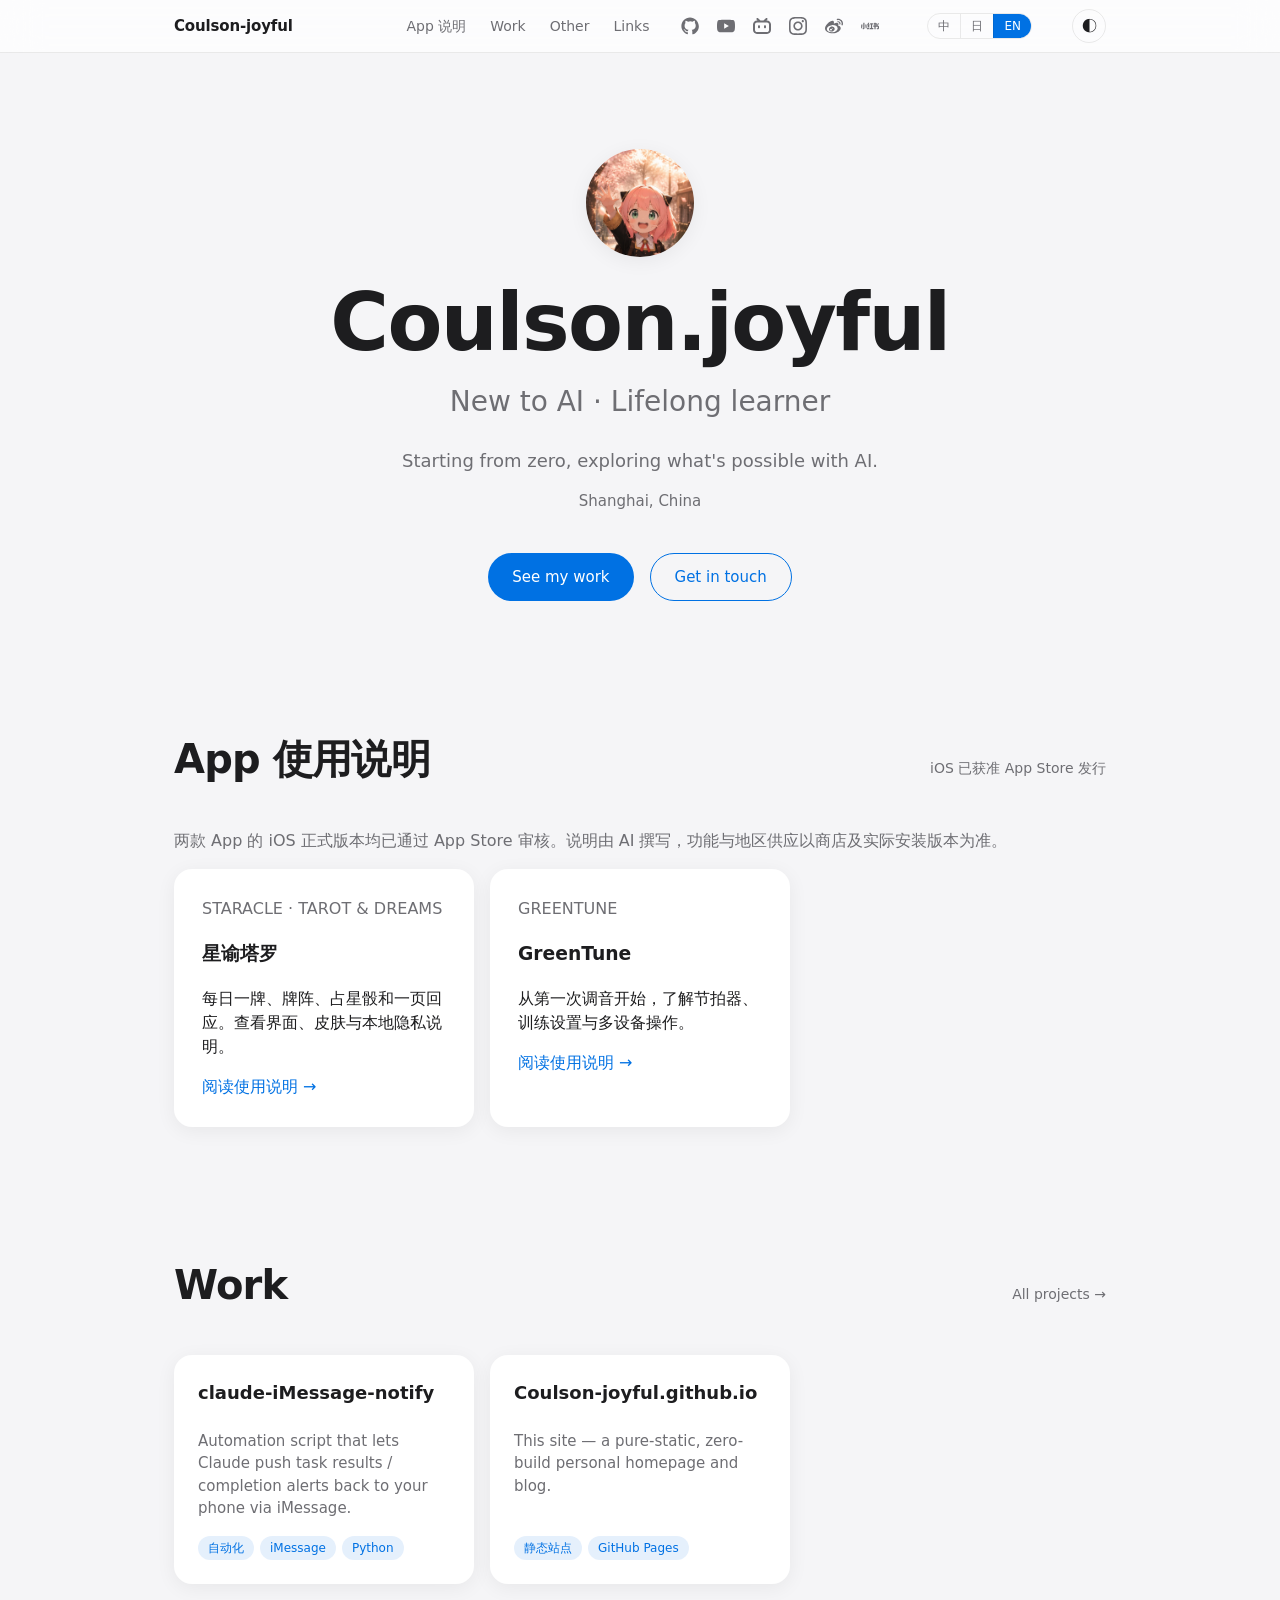
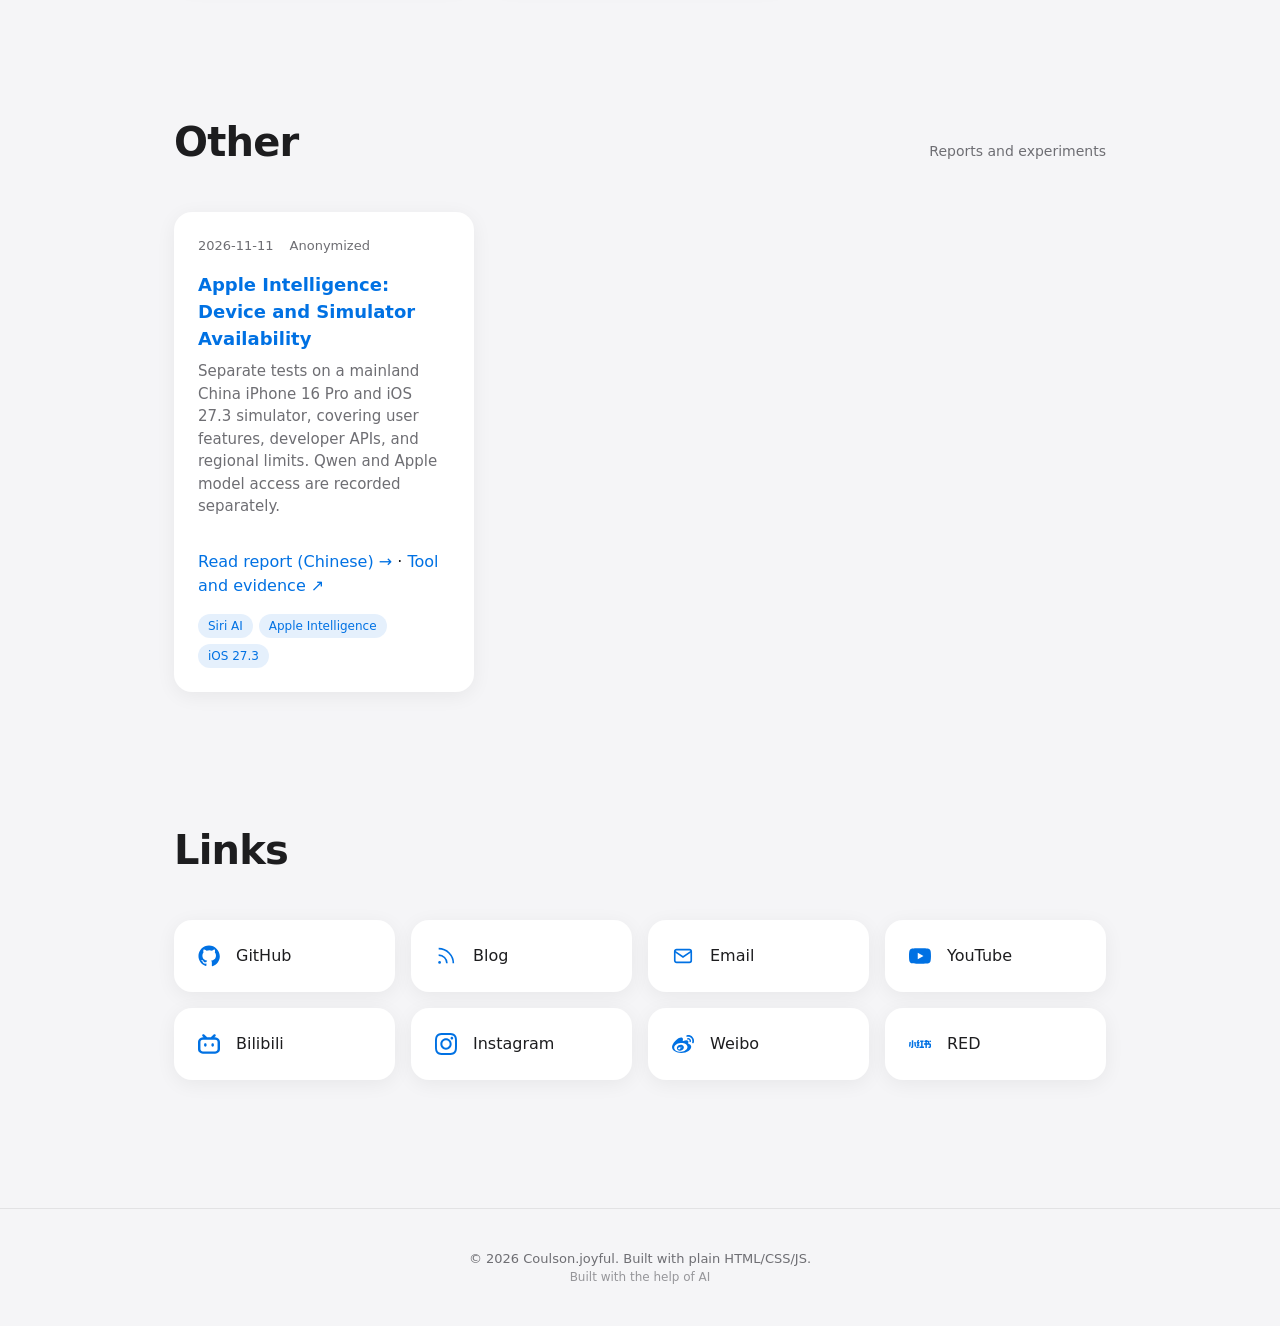
<file: index.html>
<!DOCTYPE html>
<html lang="zh-CN" data-theme="light">
<head>
  <meta charset="UTF-8" />
  <meta name="viewport" content="width=device-width, initial-scale=1.0" />
  <title>Coulson · 个人主页</title>
  <meta name="description" content="Coulson (Coulson-joyful) 的个人主页 —— 作品集、博客与链接聚合。" />
  <meta name="theme-color" content="#f5f5f7" />
  <link rel="icon" href="favicon.svg" type="image/svg+xml" />

  <!-- Open Graph -->
  <meta property="og:title" content="Coulson · 个人主页" />
  <meta property="og:description" content="AI 新手上路 · 终身学习者。作品集、博客与链接聚合。" />
  <meta property="og:type" content="website" />
  <meta property="og:url" content="https://coulson-joyful.github.io" />

  <link rel="stylesheet" href="assets/css/style.css" />
</head>
<body>
  <!-- 毛玻璃吸顶导航 -->
  <header class="nav" id="nav">
    <div class="container nav__inner">
      <a class="nav__brand" href="#top">Coulson-joyful</a>
      <nav class="nav__links" aria-label="主导航">
        <a href="#app-guides">App 说明</a>
        <a href="#projects" data-i18n="nav_projects">作品</a>
        <a href="#other" data-i18n="nav_other">其他</a>
        <a href="#links" data-i18n="nav_links">链接</a>
      </nav>
      <div class="nav__social" id="navSocial" aria-label="社交链接"></div>
      <div id="langSwitch" class="lang-switch" role="group" aria-label="语言 / Language"></div>
      <button class="theme-toggle" id="themeToggle" type="button" aria-label="切换深色 / 浅色模式" data-i18n-attr="aria-label:aria_theme">
        <span class="theme-toggle__icon" aria-hidden="true">◐</span>
      </button>
      <button class="nav__burger" id="navBurger" type="button" aria-label="展开菜单" aria-expanded="false" data-i18n-attr="aria-label:aria_menu">
        <span></span><span></span><span></span>
      </button>
    </div>
  </header>

  <main id="top">
    <!-- Hero / 名片 -->
    <section class="hero container reveal" id="hero">
      <img class="hero__avatar" id="heroAvatar" src="assets/img/avatar.svg" alt="头像" />
      <h1 class="hero__title" id="heroName">—</h1>
      <p class="hero__tagline" id="heroTagline">—</p>
      <p class="hero__intro" id="heroIntro">—</p>
      <p class="hero__meta"><span id="heroLocation"></span></p>
      <div class="hero__cta">
        <a class="btn btn--primary" href="#projects" data-i18n="cta_work">看看作品</a>
        <a class="btn btn--ghost" href="#links" id="heroContact" data-i18n="cta_contact">联系我</a>
      </div>
    </section>

    <!-- App 使用说明 -->
    <section class="section container reveal" id="app-guides">
      <div class="section__head"><h2 class="section__title">App 使用说明</h2><span class="section__hint">iOS 已获准 App Store 发行</span></div>
      <p class="muted">两款 App 的 iOS 正式版本均已通过 App Store 审核。说明由 AI 撰写，功能与地区供应以商店及实际安装版本为准。</p>
      <div class="cards-grid">
        <a class="card" href="apps/tarot/" style="display:block;padding:28px;text-decoration:none;color:inherit"><span class="muted">STARACLE · TAROT &amp; DREAMS</span><h3>星谕塔罗</h3><p>每日一牌、牌阵、占星骰和一页回应。查看界面、皮肤与本地隐私说明。</p><span class="link">阅读使用说明 →</span></a>
        <a class="card" href="apps/greentune/" style="display:block;padding:28px;text-decoration:none;color:inherit"><span class="muted">GREENTUNE</span><h3>GreenTune</h3><p>从第一次调音开始，了解节拍器、训练设置与多设备操作。</p><span class="link">阅读使用说明 →</span></a>
      </div>
    </section>

    <!-- Projects / 作品集 -->
    <section class="section container reveal" id="projects">
      <div class="section__head">
        <h2 class="section__title" data-i18n="nav_projects">作品</h2>
        <a class="section__hint link" href="projects/" data-i18n="projects_all">全部项目 →</a>
      </div>
      <div class="cards-grid" id="projectsGrid">
        <p class="muted" data-i18n="loading">加载中…</p>
      </div>
    </section>

    <!-- Other / 报告与实验记录 -->
    <section class="section container reveal" id="other">
      <div class="section__head">
        <h2 class="section__title" data-i18n="nav_other">其他</h2>
        <span class="section__hint" data-i18n="other_hint">报告与实验记录</span>
      </div>
      <div class="cards-grid">
        <article class="card">
          <div class="card__meta"><time datetime="2026-11-11">2026-11-11</time><span data-i18n="report_anonymized">已脱敏</span></div>
          <h3 class="card__title"><a href="other/siri-ai-api-report.html" data-i18n="siri_report_title">Apple Intelligence：真机与模拟器开放情况</a></h3>
          <p class="card__desc" data-i18n="siri_report_desc">分别测试国行 iPhone 16 Pro 与 iOS 27.3 模拟器，区分用户功能、开发者接口和中国大陆限制；千问与 Apple 模型分开记录。</p>
          <p><a class="link" href="other/siri-ai-api-report.html" data-i18n="report_read">阅读报告 →</a> · <a class="link" href="https://github.com/Coulson-joyful/siri-ai-api-probe" target="_blank" rel="noopener noreferrer" data-i18n="report_source">工具与证据 ↗</a></p>
          <div class="card__tags"><span class="tag">Siri AI</span><span class="tag">Apple Intelligence</span><span class="tag">iOS 27.3</span></div>
        </article>
      </div>
    </section>

    <!-- Links / 聚合 -->
    <section class="section container reveal" id="links">
      <h2 class="section__title" data-i18n="nav_links">链接</h2>
      <div class="links-grid" id="linksGrid"></div>
    </section>
  </main>

  <footer class="footer">
    <div class="container">
      <p>© <span id="year"></span> <span id="footerName">Coulson</span>. Built with plain HTML/CSS/JS.</p>
      <p class="footer-note" data-i18n="footer_note">本站在 AI 协助下完成 · Built with the help of AI</p>
    </div>
  </footer>

  <script src="assets/js/i18n.js?v=20261110-1" defer></script>
  <script src="assets/js/main.js?v=20261102-4" defer></script>
</body>
</html>
</file>
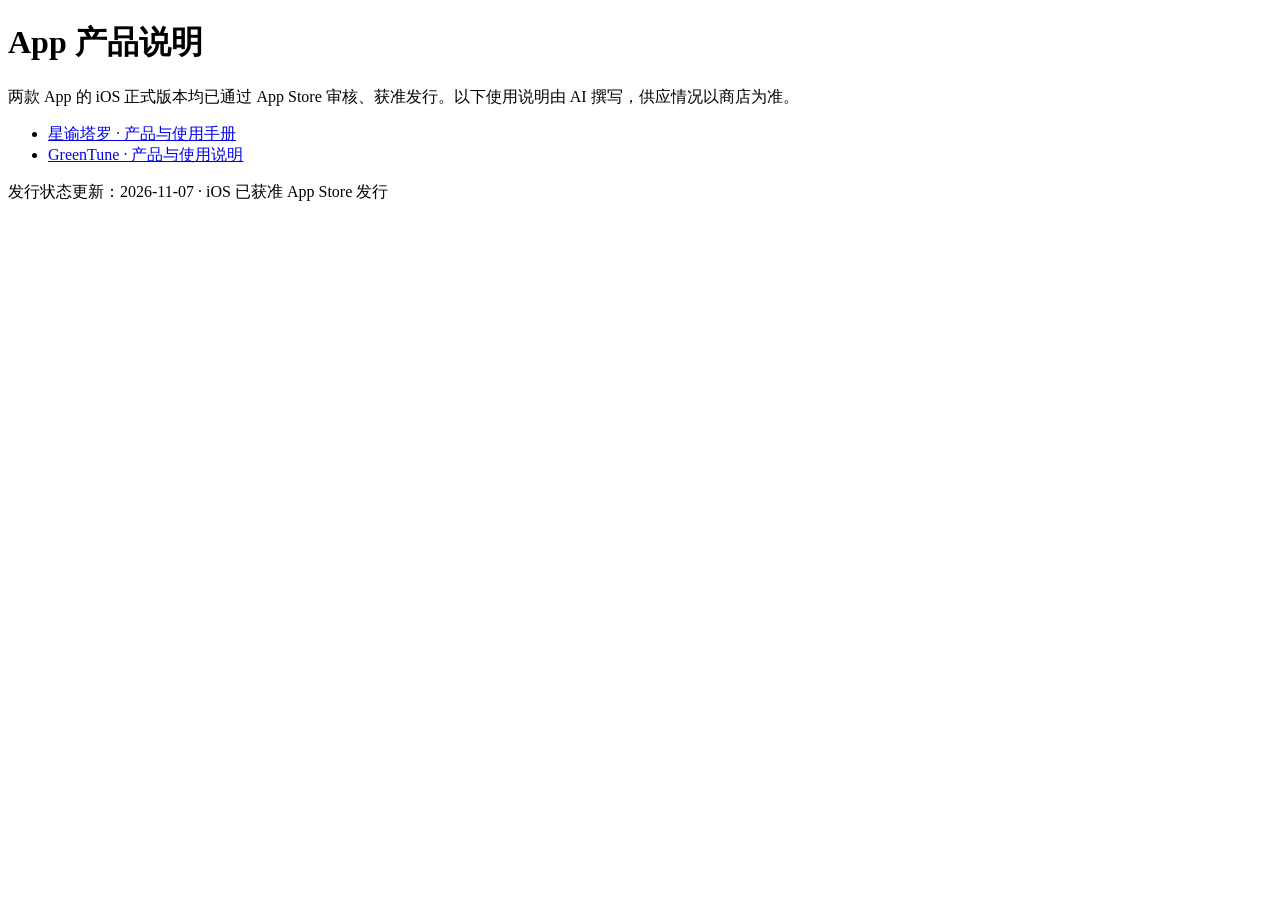
<file: apps/index.html>
<!doctype html><html lang="zh-CN"><meta charset="utf-8"><meta name="viewport" content="width=device-width,initial-scale=1"><title>App 产品说明</title><body><h1>App 产品说明</h1><p>两款 App 的 iOS 正式版本均已通过 App Store 审核、获准发行。以下使用说明由 AI 撰写，供应情况以商店为准。</p><ul><li><a href="tarot/">星谕塔罗 · 产品与使用手册</a></li><li><a href="greentune/">GreenTune · 产品与使用说明</a></li></ul><p>发行状态更新：2026-11-07 · iOS 已获准 App Store 发行</p></body></html>
</file>
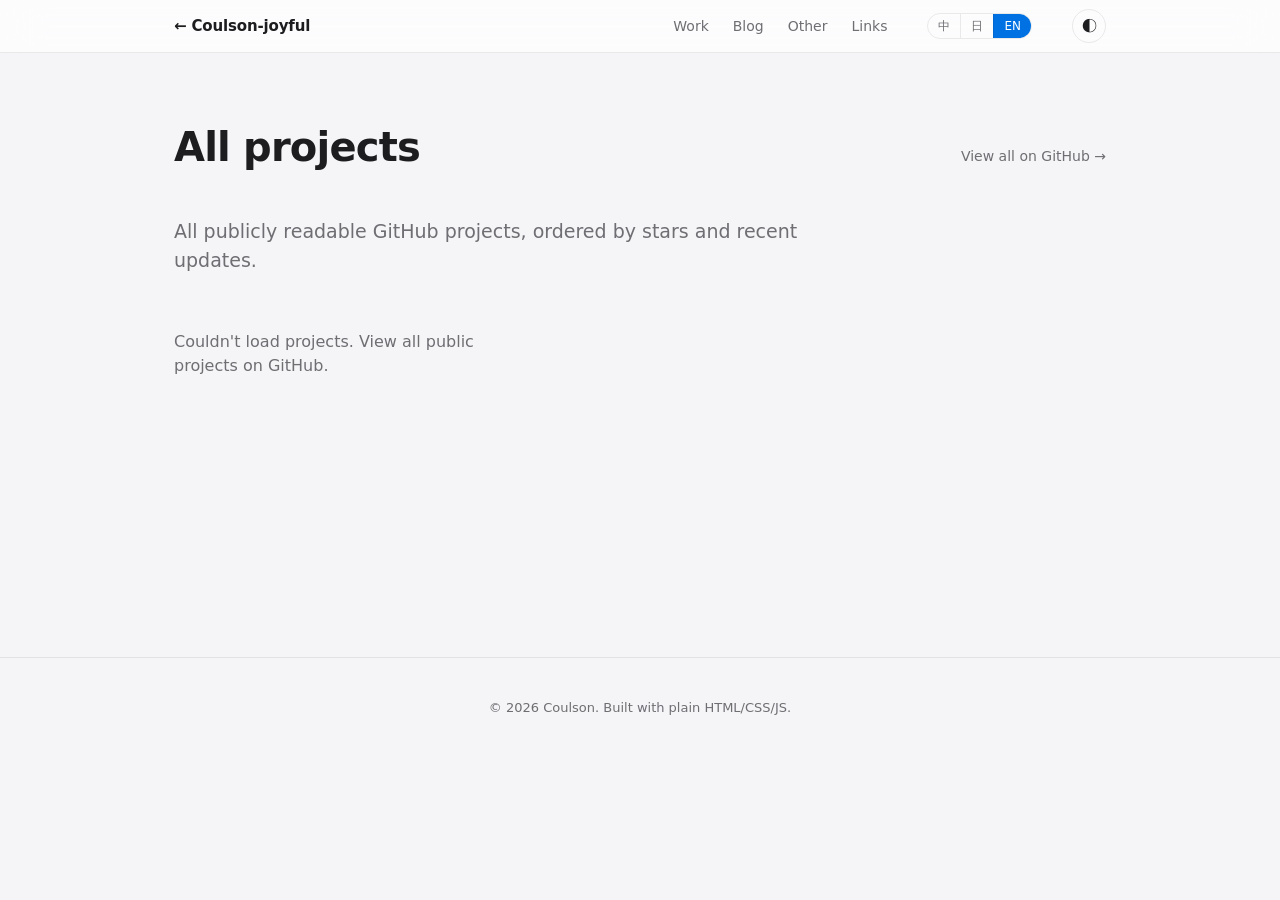
<file: projects/index.html>
<!DOCTYPE html>
<html lang="zh-CN" data-theme="light">
<head>
  <meta charset="UTF-8" />
  <meta name="viewport" content="width=device-width, initial-scale=1.0" />
  <title>全部项目 · Coulson</title>
  <meta name="description" content="Coulson 的全部公开 GitHub 项目。" />
  <meta name="theme-color" content="#f5f5f7" />
  <link rel="icon" href="../favicon.svg" type="image/svg+xml" />
  <link rel="stylesheet" href="../assets/css/style.css" />
</head>
<body>
  <header class="nav" id="nav">
    <div class="container nav__inner">
      <a class="nav__brand" href="../">← Coulson-joyful</a>
      <nav class="nav__links" aria-label="主导航">
        <a href="./" data-i18n="nav_projects">作品</a>
        <a href="../blog/" data-i18n="nav_blog">博客</a>
        <a href="../#other" data-i18n="nav_other">其他</a>
        <a href="../#links" data-i18n="nav_links">链接</a>
      </nav>
      <div id="langSwitch" class="lang-switch" role="group" aria-label="语言 / Language"></div>
      <button class="theme-toggle" id="themeToggle" type="button" aria-label="切换深色 / 浅色模式" data-i18n-attr="aria-label:aria_theme">
        <span class="theme-toggle__icon" aria-hidden="true">◐</span>
      </button>
    </div>
  </header>

  <main class="container projects-page">
    <section>
      <div class="section__head">
        <h1 class="section__title" data-i18n="projects_title">全部项目</h1>
        <a class="section__hint link" id="githubProfile" href="https://github.com/Coulson-joyful" target="_blank" rel="noopener" data-i18n="github_profile">在 GitHub 查看全部 →</a>
      </div>
      <p class="section__lead" data-i18n="projects_lead">所有可公开读取的 GitHub 项目，按 Star 数与最近更新时间排序。</p>
      <div class="cards-grid" id="projectList">
        <p class="muted" data-i18n="loading">加载中…</p>
      </div>
    </section>
  </main>

  <footer class="footer">
    <div class="container"><p>© <span id="year"></span> Coulson. Built with plain HTML/CSS/JS.</p></div>
  </footer>

  <script src="../assets/js/i18n.js?v=20261110-1" defer></script>
  <script src="../assets/js/projects.js?v=20260813-2" defer></script>
</body>
</html>
</file>
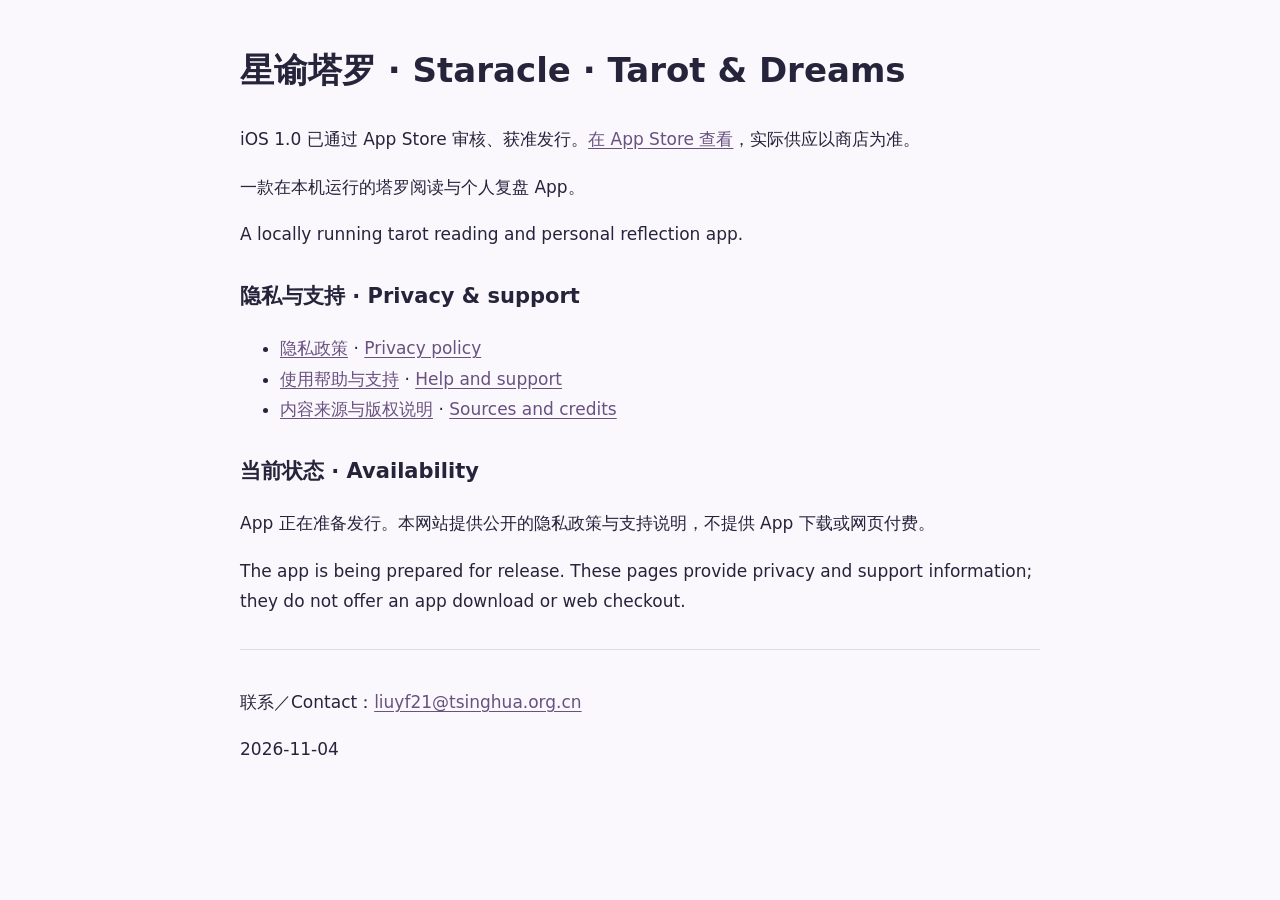
<file: tarot/index.html>
<!doctype html>
<html lang="zh-CN">
<head><meta charset="utf-8"><meta name="viewport" content="width=device-width,initial-scale=1"><title>星谕塔罗 · Staracle · Tarot & Dreams</title><style>body{max-width:800px;margin:40px auto;padding:0 24px;font:17px/1.8 system-ui;color:#26243b;background:#faf8fc}h2{font-size:21px}a{color:#695180;text-underline-offset:3px}section{margin:28px 0}nav{display:flex;flex-wrap:wrap;gap:8px 16px}a:focus-visible{outline:3px solid #695180;outline-offset:4px}footer{margin-top:32px;border-top:1px solid #ddd;padding-top:20px}@media(max-width:480px){body{margin:24px auto;padding:0 18px}}</style></head>
<body>
<header><h1>星谕塔罗 · Staracle · Tarot & Dreams</h1><p id="app-store-release">iOS 1.0 已通过 App Store 审核、获准发行。<a href="https://apps.apple.com/app/id6830673481">在 App Store 查看</a>，实际供应以商店为准。</p><p>一款在本机运行的塔罗阅读与个人复盘 App。</p><p>A locally running tarot reading and personal reflection app.</p></header>
<main>
<section><h2>隐私与支持 · Privacy &amp; support</h2><ul><li><a href="privacy-zh.html">隐私政策</a> · <a href="privacy-en.html" lang="en">Privacy policy</a></li><li><a href="support-zh.html">使用帮助与支持</a> · <a href="support-en.html" lang="en">Help and support</a></li><li><a href="credits-zh.html">内容来源与版权说明</a> · <a href="credits-en.html" lang="en">Sources and credits</a></li></ul></section>
<section><h2>当前状态 · Availability</h2><p>App 正在准备发行。本网站提供公开的隐私政策与支持说明，不提供 App 下载或网页付费。</p><p>The app is being prepared for release. These pages provide privacy and support information; they do not offer an app download or web checkout.</p></section>
</main><footer><p>联系／Contact：<a href="mailto:liuyf21@tsinghua.org.cn">liuyf21@tsinghua.org.cn</a></p><p>2026-11-04</p></footer>
</body></html>
</file>
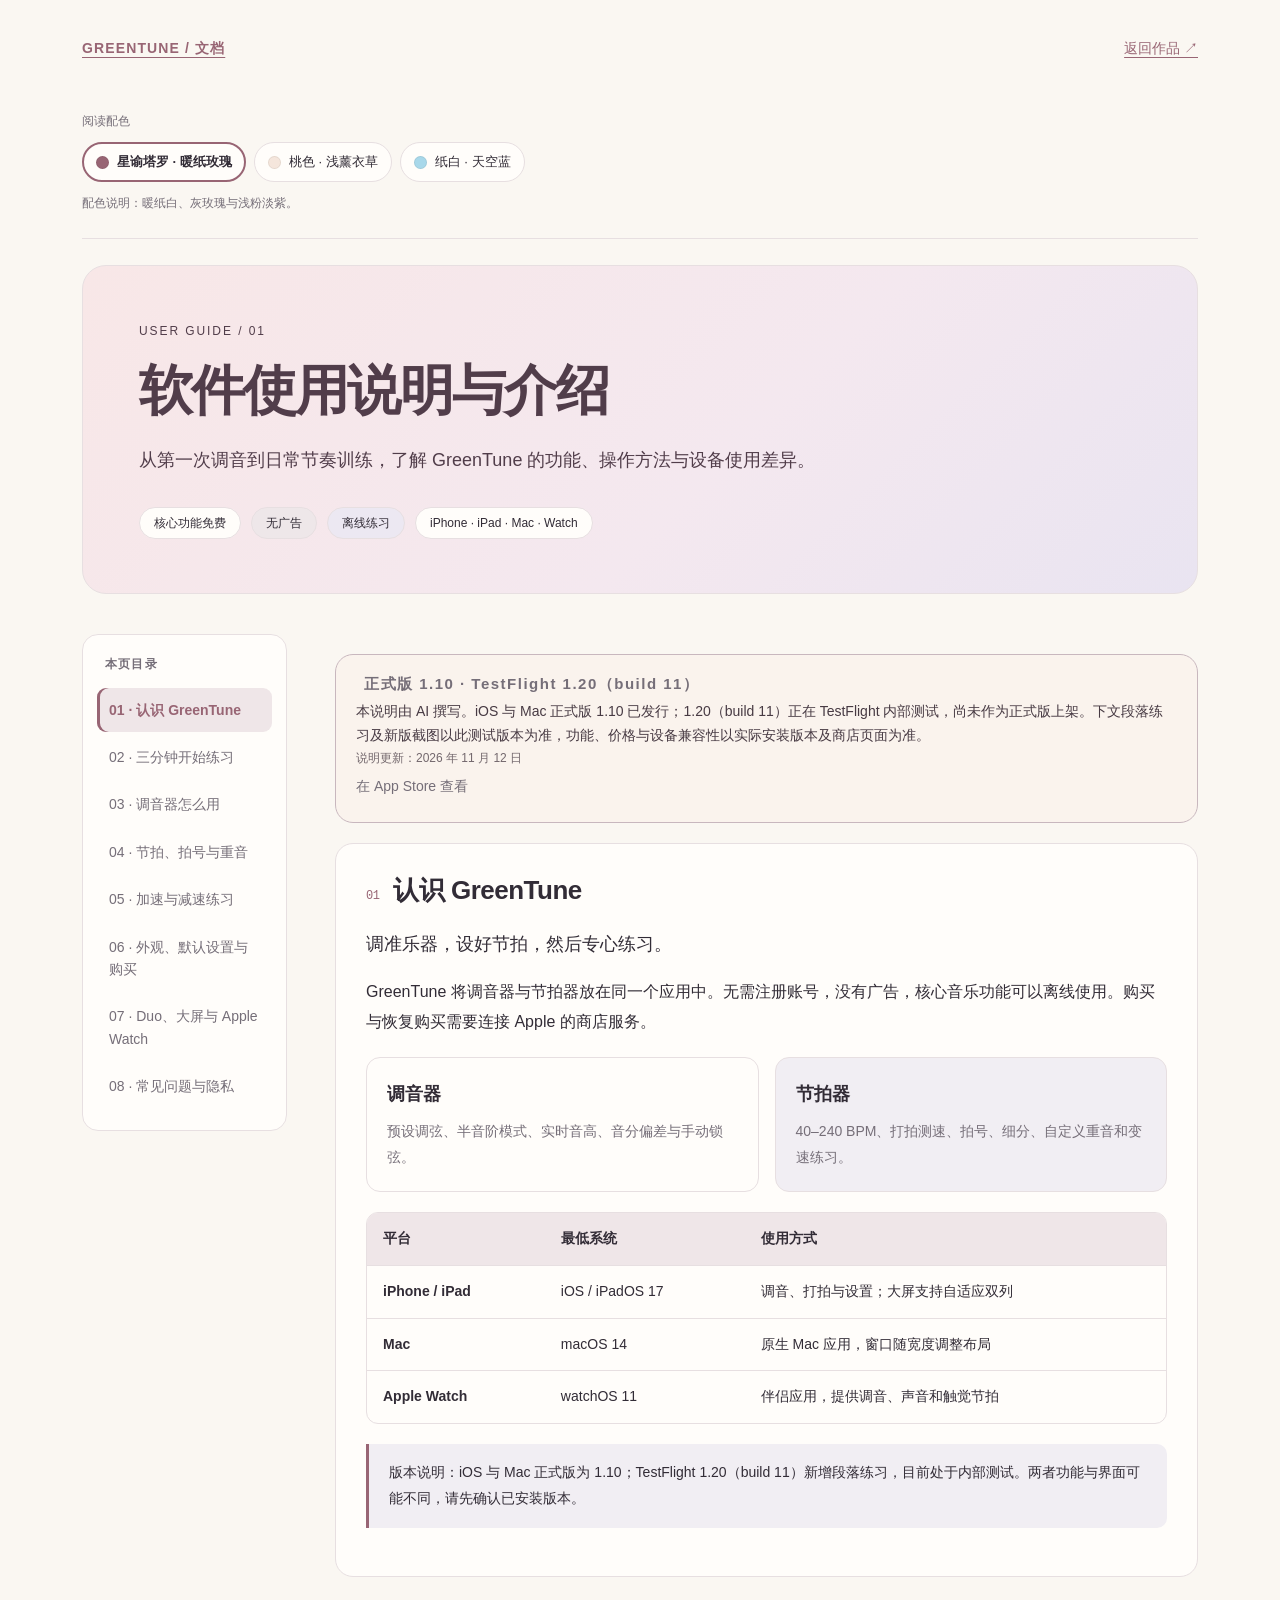
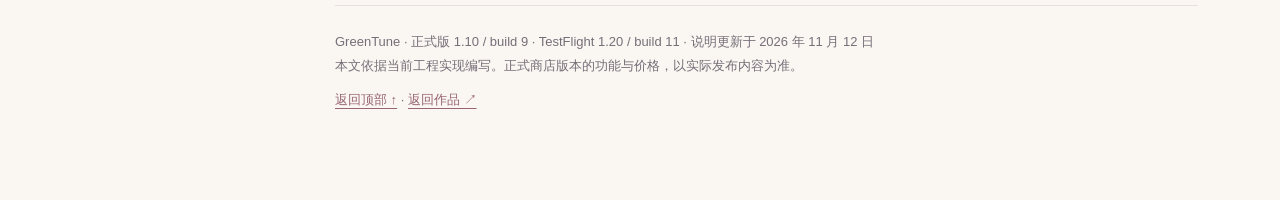
<file: apps/greentune/index.html>
<!doctype html><html lang="zh-CN"><head><meta charset="utf-8"><meta name="viewport" content="width=device-width,initial-scale=1"><meta name="description" content="从第一次调音到日常节奏训练，了解 GreenTune 的功能、操作方法与设备使用差异。"><title>软件使用说明与介绍 · GreenTune</title><style>
:root{--ink:#263d50;--muted:#5d7080;--green:#326581;--paper:#f7fafc;--line:#d7e3ec;--sky:#c8d9e6;--pink:#f0d4e0;--peach:#f5e6dc}*{box-sizing:border-box}html{scroll-behavior:smooth;scroll-padding-top:24px}body{margin:0;background:var(--paper);color:var(--ink);font:16px/1.85 -apple-system,BlinkMacSystemFont,"PingFang SC","Microsoft YaHei",sans-serif}a{color:var(--green);text-underline-offset:4px}a:focus-visible,summary:focus-visible{outline:3px solid #a45732;outline-offset:5px}.shell{max-width:1180px;margin:auto;padding:36px 32px 72px}.top{display:flex;justify-content:space-between;gap:20px;align-items:center;margin-bottom:30px;font-size:14px}.brand{font-weight:800;letter-spacing:.08em}.hero{background:var(--sky);color:var(--ink);border:1px solid #b9cedf;padding:54px 56px;border-radius:24px;position:relative;overflow:hidden}.eyebrow{font-size:12px;letter-spacing:.16em;color:#43627a;text-transform:uppercase}h1{font-size:clamp(32px,5vw,54px);line-height:1.25;letter-spacing:-.035em;margin:14px 0 20px}.hero p{max-width:690px;color:#3e5c73;font-size:18px}.tags{display:flex;gap:10px;flex-wrap:wrap;margin-top:30px}.tags span{font-size:12px;border:1px solid #a6bed0;background:#ffffff80;color:#36536a;border-radius:30px;padding:4px 14px}.layout{display:grid;grid-template-columns:205px minmax(0,1fr);gap:48px;margin-top:40px}aside{align-self:start;position:sticky;top:24px;font-size:14px}aside strong{font-size:12px;letter-spacing:.1em;color:var(--muted)}aside a{display:block;text-decoration:none;padding:7px 0;color:var(--muted)}aside a:hover{color:var(--green)}main{min-width:0}section{margin-bottom:44px;scroll-margin-top:24px}h2{font-size:26px;line-height:1.4;letter-spacing:-.02em;border-top:1px solid var(--line);padding-top:22px;margin:0 0 20px}h2 span{color:var(--green);font:12px/1 ui-monospace,monospace;margin-right:14px}h3{font-size:18px;margin:24px 0 10px}p{margin:10px 0 16px}.lead{font-size:18px}.cards{display:grid;grid-template-columns:repeat(2,minmax(0,1fr));gap:16px;margin:20px 0}.card{background:#fff;border:1px solid var(--line);border-radius:14px;padding:20px}.card h3{margin:0 0 8px}.card p{font-size:14px;color:var(--muted);margin:0}.note{background:var(--peach);border-left:3px solid #bd7952;padding:16px 20px;border-radius:0 10px 10px 0;margin:20px 0;font-size:14px}.table-wrap{overflow-x:auto;border:1px solid var(--line);border-radius:12px;margin:18px 0}table{width:100%;border-collapse:collapse;font-size:14px}th,td{text-align:left;vertical-align:top;padding:13px 16px;border-bottom:1px solid var(--line)}th{background:#e5eff6;font-weight:650}tr:last-child td{border-bottom:0}td:first-child{font-weight:600}ol,ul{padding-left:23px}li{margin:9px 0}code{background:#e8f0f6;padding:2px 5px;border-radius:4px;font:13px/1.7 ui-monospace,SFMono-Regular,Menlo,monospace;overflow-wrap:anywhere}pre{background:#eaf2f8;color:#29485f;border:1px solid #d3e1ed;border-radius:12px;padding:20px;overflow:auto;font-size:13px;line-height:1.8}pre code{background:none;color:inherit;padding:0;overflow-wrap:normal}.flow{display:flex;gap:8px;flex-wrap:wrap;align-items:center;margin:22px 0}.flow b{background:#e8f1f7;border:1px solid var(--line);border-radius:9px;padding:10px 15px;font-size:14px}.flow i{color:var(--green);font-style:normal}details{background:#fff;border:1px solid var(--line);border-radius:10px;padding:15px 18px;margin:10px 0}summary{cursor:pointer;font-weight:650}details p{font-size:14px;color:var(--muted)}footer{border-top:1px solid var(--line);padding-top:24px;font-size:13px;color:var(--muted)}.small{font-size:13px;color:var(--muted)}@media(max-width:760px){.shell{padding:22px 18px 44px}.hero{padding:32px 25px}.layout{display:block;margin-top:26px}aside{position:static;display:flex;flex-wrap:wrap;gap:4px 16px;border-bottom:1px solid var(--line);padding-bottom:20px;margin-bottom:30px}aside strong{width:100%}.cards{grid-template-columns:1fr}.top{align-items:flex-start}th,td{padding:11px}h2{font-size:23px}}@media print{@page{size:A4;margin:16mm}body{background:white;font-size:10pt}.shell{padding:0;max-width:none}.top,aside{display:none}.hero{background:none;color:#263d50;padding:0 0 20px;border-radius:0}.hero p,.eyebrow{color:#5d7080}h1{font-size:28pt}.tags span{border-color:#aaa}.layout{display:block;margin-top:20px}h2{font-size:17pt}h3{font-size:12pt}section{margin-bottom:24px}h2,h3{break-after:avoid}.card,tr,details,.note{break-inside:avoid}pre{white-space:pre-wrap;overflow-wrap:anywhere;background:#f1f5f8;color:#263d50}details>p{display:block}a{color:inherit}footer{font-size:9pt}}
.tags span:nth-child(2){background:var(--pink);border-color:#ddbacb}.tags span:nth-child(3){background:var(--peach);border-color:#e3c7b5}.card:nth-child(2){background:#fcf4f7;border-color:#ead6df}.flow b:nth-of-type(2){background:var(--pink)}.flow b:nth-of-type(4){background:var(--peach)}aside a{border-radius:6px;padding-left:8px;margin-left:-8px}aside a:hover{background:#e8f1f7}.hero{box-shadow:0 12px 32px #6e91ab12}@media print{.hero{box-shadow:none;border:0}.tags span{background:none!important}}
/* Default: Obsidian 星谕塔罗产品手册. Alternatives: Split Pastel and a blue-white palette. */
:root{--hero:linear-gradient(135deg,#f8e7e7,#f4e8ef 58%,#e9e4f1);--hero-ink:#513d4a;--ink:#322c36;--muted:#756e78;--green:#986574;--paper:#faf7f2;--line:#e7dfe1;--sky:#f4e8ef;--pink:#eee7e9;--peach:#ece8f2;--surface:#fffdfa;--surface-alt:#f1eef3;--tint:#efe6e8;--focus:#986574}
:root[data-theme="peach"]{--hero:linear-gradient(110deg,#f5e6dc 0%,#f5e6dc 55%,#e4dff0 55%);--hero-ink:#493e54;--ink:#443c49;--muted:#706674;--green:#655178;--paper:#fcf9f6;--line:#e6dce4;--sky:#f5e6dc;--pink:#f0d4e0;--peach:#e4dff0;--surface:#fffdfb;--surface-alt:#f3eff8;--tint:#f5e6dc;--focus:#655178}
:root[data-theme="sky"]{--hero:#dceef8;--hero-ink:#27495c;--ink:#294453;--muted:#5b7180;--green:#315e78;--paper:#f8fbfd;--line:#d5e1e9;--sky:#dceef8;--pink:#e8f1f7;--peach:#dce9f2;--surface:#ffffff;--surface-alt:#edf4f9;--tint:#e5f0f7;--focus:#315e78}
.hero{background:var(--hero);color:var(--hero-ink);border-color:var(--line);box-shadow:none}.hero p,.eyebrow{color:var(--hero-ink)}.tags span{background:var(--surface);color:var(--ink);border-color:var(--line)}.tags span:nth-child(2){background:var(--pink);border-color:var(--line)}.tags span:nth-child(3){background:var(--peach);border-color:var(--line)}.card,details{background:var(--surface);border-color:var(--line)}.card:nth-child(2){background:var(--surface-alt);border-color:var(--line)}.note{background:var(--surface-alt);border-left-color:var(--green)}th,code,pre,.flow b,aside a:hover{background:var(--tint)}pre{color:var(--ink);border-color:var(--line)}a:focus-visible,summary:focus-visible,button:focus-visible{outline:3px solid var(--focus);outline-offset:4px}.theme-trial{padding:18px 0 24px;border-bottom:1px solid var(--line);margin-bottom:26px}.theme-label{font-size:12px;color:var(--muted);margin:0 0 10px}.theme-options{display:flex;flex-wrap:wrap;gap:8px}.theme-options button{font:inherit;font-size:13px;color:var(--ink);background:var(--surface);border:1px solid var(--line);border-radius:999px;padding:7px 13px;cursor:pointer;display:flex;gap:8px;align-items:center}.theme-options button[aria-pressed="true"]{border:2px solid var(--green);padding:6px 12px;font-weight:650}.swatch{width:13px;height:13px;border-radius:50%;display:inline-block;border:1px solid #0001}.theme-caption{font-size:12px;color:var(--muted);margin:10px 0 0}@media print{.theme-trial{display:none}.hero{background:none;color:var(--ink)}.hero p,.eyebrow{color:var(--muted)}}
:root[data-theme="sky"] .swatch{background:var(--green)!important}@media print{pre{background:#f4f4f4;color:#303030}}

:root[data-theme="sky"] .tags span:nth-child(n){background:#fff;border-color:#d5e1e9}
aside{background:var(--surface);border:1px solid var(--line);border-radius:16px;padding:18px 14px}aside strong{display:block;margin:0 8px 12px}.chapter-tab{display:block;width:100%;border:0;background:transparent;text-align:left;font:inherit;color:var(--muted);padding:11px 12px;border-radius:9px;margin:3px 0;cursor:pointer;line-height:1.6}.chapter-tab:hover{background:var(--tint);color:var(--ink)}.chapter-tab[aria-selected="true"]{background:var(--tint);color:var(--green);font-weight:700;box-shadow:inset 3px 0 var(--green)}.chapter-tab:focus-visible{outline:3px solid var(--focus);outline-offset:2px}main>section{background:var(--surface);border:1px solid var(--line);border-radius:18px;padding:28px 30px;margin:0 0 28px}main>section>h2{border:0;padding-top:0}main>section[hidden]{display:none}main>section:focus-visible{outline:2px solid var(--focus);outline-offset:4px}@media(max-width:760px){aside{display:block;padding:14px;margin-bottom:20px}.chapter-tabs{display:grid;grid-template-columns:repeat(2,minmax(0,1fr));gap:5px}.chapter-tab{font-size:13px;margin:0;padding:10px}main>section{padding:22px 18px;border-radius:14px}}@media print{aside{display:none}main>section[hidden]{display:block!important}main>section{padding:0;border:0;border-radius:0}main>section>h2{padding-top:20px;border-top:1px solid var(--line)}}

.release-disclosure{margin:20px auto;padding:16px 20px;border:1px solid #c8b7be;border-radius:18px;background:#faf3ed;color:#473a43;font-size:14px;line-height:1.7;max-width:1180px;box-sizing:border-box}.release-disclosure strong{display:block;font-size:15px;margin-bottom:3px}.release-disclosure p{margin:0;font:inherit;color:inherit}.release-disclosure .release-date{font-size:12px;opacity:.75}

/* Actual device screenshots; links also work when the guide is opened locally. */
.guide-gallery{display:grid;grid-template-columns:repeat(2,minmax(0,1fr));gap:18px;margin:22px 0}.guide-figure:only-child{grid-column:1/-1}.guide-figure:only-child{grid-column:1/-1}.guide-figure:only-child{grid-column:1/-1}.guide-figure{margin:0;min-width:0;border:1px solid var(--line);border-radius:14px;overflow:hidden;background:var(--surface-alt)}.guide-figure a{display:flex;align-items:center;justify-content:center;padding:14px;min-height:160px}.guide-figure img{display:block;max-width:100%;height:auto;max-height:470px;object-fit:contain;border-radius:8px}.guide-figure figcaption{border-top:1px solid var(--line);padding:14px 16px;font-size:13px;line-height:1.75;color:var(--muted)}.guide-figure figcaption strong{display:block;color:var(--ink);font-size:14px;margin-bottom:5px}@media(max-width:600px){.guide-gallery{grid-template-columns:1fr}.guide-figure img{max-height:520px}}@media print{.guide-gallery{grid-template-columns:repeat(2,minmax(0,1fr));gap:10px}.guide-figure{break-inside:avoid}.guide-figure img{max-height:88mm}.guide-figure figcaption{font-size:8pt}.guide-figure a{padding:8px}}
</style></head><body><div class="shell"><header class="top"><a class="brand" href="#top">GREENTUNE / 文档</a><a href="https://coulson-joyful.github.io/">返回作品 ↗</a></header><div class="theme-trial" aria-label="手册配色选择"><p class="theme-label">阅读配色</p><div class="theme-options"><button type="button" data-palette="tarot" aria-pressed="true"><span class="swatch" style="background:#986574" aria-hidden="true"></span>星谕塔罗 · 暖纸玫瑰</button><button type="button" data-palette="peach" aria-pressed="false"><span class="swatch" style="background:#f5e6dc" aria-hidden="true"></span>桃色 · 浅薰衣草</button><button type="button" data-palette="sky" aria-pressed="false"><span class="swatch" style="background:#a8d8ea" aria-hidden="true"></span>纸白 · 天空蓝</button></div><p class="theme-caption" id="theme-caption" aria-live="polite">配色说明：暖纸白、灰玫瑰与浅粉淡紫。</p></div><div class="hero" id="top"><div class="eyebrow">USER GUIDE / 01</div><h1>软件使用说明与介绍</h1><p>从第一次调音到日常节奏训练，了解 GreenTune 的功能、操作方法与设备使用差异。</p><div class="tags"><span>核心功能免费</span><span>无广告</span><span>离线练习</span><span>iPhone · iPad · Mac · Watch</span></div></div><div class="layout"><aside aria-label="手册目录"><strong>本页目录</strong><div class="chapter-tabs" role="tablist" aria-label="选择章节"><button type="button" class="chapter-tab" role="tab" id="tab-overview" aria-controls="overview" aria-selected="false" tabindex="-1">01 · 认识 GreenTune</button><button type="button" class="chapter-tab" role="tab" id="tab-quickstart" aria-controls="quickstart" aria-selected="false" tabindex="-1">02 · 三分钟开始练习</button><button type="button" class="chapter-tab" role="tab" id="tab-tuner" aria-controls="tuner" aria-selected="false" tabindex="-1">03 · 调音器怎么用</button><button type="button" class="chapter-tab" role="tab" id="tab-metronome" aria-controls="metronome" aria-selected="false" tabindex="-1">04 · 节拍、拍号与重音</button><button type="button" class="chapter-tab" role="tab" id="tab-practice" aria-controls="practice" aria-selected="false" tabindex="-1">05 · 加速与减速练习</button><button type="button" class="chapter-tab" role="tab" id="tab-appearance" aria-controls="appearance" aria-selected="false" tabindex="-1">06 · 外观、默认设置与购买</button><button type="button" class="chapter-tab" role="tab" id="tab-devices" aria-controls="devices" aria-selected="false" tabindex="-1">07 · Duo、大屏与 Apple Watch</button><button type="button" class="chapter-tab" role="tab" id="tab-faq" aria-controls="faq" aria-selected="false" tabindex="-1">08 · 常见问题与隐私</button></div></aside><main><aside class="release-disclosure" role="note" aria-label="发行状态与说明来源"><strong>正式版 1.10 · TestFlight 1.20（build 11）</strong><p>本说明由 AI 撰写。iOS 与 Mac 正式版 1.10 已发行；1.20（build 11）正在 TestFlight 内部测试，尚未作为正式版上架。下文段落练习及新版截图以此测试版本为准，功能、价格与设备兼容性以实际安装版本及商店页面为准。</p><p class="release-date">说明更新：2026 年 11 月 12 日</p><p><a href="https://apps.apple.com/app/id6830012155" target="_blank" rel="noopener noreferrer">在 App Store 查看</a></p></aside><section id="overview" role="tabpanel" aria-labelledby="tab-overview" tabindex="0"><h2><span>01</span>认识 GreenTune</h2><p class="lead">调准乐器，设好节拍，然后专心练习。</p><p>GreenTune 将调音器与节拍器放在同一个应用中。无需注册账号，没有广告，核心音乐功能可以离线使用。购买与恢复购买需要连接 Apple 的商店服务。</p><div class="cards"><div class="card"><h3>调音器</h3><p>预设调弦、半音阶模式、实时音高、音分偏差与手动锁弦。</p></div><div class="card"><h3>节拍器</h3><p>40–240 BPM、打拍测速、拍号、细分、自定义重音和变速练习。</p></div></div><div class="table-wrap"><table><thead><tr><th scope="col">平台</th><th scope="col">最低系统</th><th scope="col">使用方式</th></tr></thead><tbody><tr><td>iPhone / iPad</td><td>iOS / iPadOS 17</td><td>调音、打拍与设置；大屏支持自适应双列</td></tr><tr><td>Mac</td><td>macOS 14</td><td>原生 Mac 应用，窗口随宽度调整布局</td></tr><tr><td>Apple Watch</td><td>watchOS 11</td><td>伴侣应用，提供调音、声音和触觉节拍</td></tr></tbody></table></div><div class="note">版本说明：iOS 与 Mac 正式版为 1.10；TestFlight 1.20（build 11）新增段落练习，目前处于内部测试。两者功能与界面可能不同，请先确认已安装版本。</div></section><section id="quickstart" role="tabpanel" aria-labelledby="tab-quickstart" tabindex="0"><h2><span>02</span>三分钟开始练习</h2><div class="flow" aria-label="练习流程"><b>选择乐器</b><i>→</i><b>逐弦调音</b><i>→</i><b>设定 BPM</b><i>→</i><b>开始练习</b></div><ol><li>进入“调音器”，首次使用时允许麦克风访问。</li><li>点击乐器名称，选择乐器与调弦。普通六弦吉他可先选“吉他 · Standard”。</li><li>在安静环境中拨动一根弦，等音高读数稳定，再缓慢调整弦钮。逐根完成调音。</li><li>进入“节拍器”，设置速度和拍号，点“开始”。结束练习时点“停止”。</li></ol><p>麦克风权限只用于调音。即使没有授予权限，仍可使用节拍器。</p></section><section id="tuner" role="tabpanel" aria-labelledby="tab-tuner" tabindex="0"><h2><span>03</span>调音器怎么用</h2><h3>先选正确的乐器和调弦</h3><p>点击调音页上方的乐器名称，在列表中选择预设。预设决定每根弦的目标音高；实际乐器采用其他调弦时，可选择“半音阶”，按目标音名自行判断。</p><div class="table-wrap"><table><thead><tr><th scope="col">乐器类别</th><th scope="col">预设概览</th></tr></thead><tbody><tr><td>吉他</td><td>Standard、Drop D、½ Step Down、Drop C、Open G、Open D、DADGAD</td></tr><tr><td>贝斯 / 尤克里里</td><td>贝斯含 4 弦与 5 弦；尤克里里含 Standard (C)、Low-G、Baritone</td></tr><tr><td>西洋弦乐</td><td>曼陀林、班卓琴、小提琴、中提琴、大提琴</td></tr><tr><td>中国弦乐</td><td>琵琶、古筝（D 五声 21 弦）、二胡、古琴</td></tr></tbody></table></div><h3>读懂音名、频率和音分</h3><p>音名表示当前识别的音，Hz 表示频率；音分表示与目标音高的偏差。负值偏低，正值偏高。表盘显示 ±50 音分，偏差不超过 ±5 音分时变绿。没有稳定输入时显示“--”。</p><h3>自动判弦与手动锁弦</h3><p>自动模式会跟随拨弦判断目标弦。若环境噪声或余音让判弦不稳定，点击对应弦按钮进行锁定；再次点击同一根弦，恢复自动。数字用于区分弦号，尤其适合两个端点都为 E 的吉他调弦。</p><p>多弦乐器的弦条可横向滚动，部分宽屏布局会让弦按钮换行。一次只拨一根弦，并轻触其他弦消除余音。</p><div class="note">请小幅、缓慢调整弦钮，不要仅凭软件读数大幅收紧琴弦。读数异常时先确认目标弦与调弦选择。</div></section><section id="metronome" role="tabpanel" aria-labelledby="tab-metronome" tabindex="0"><h2><span>04</span>节拍、拍号与重音</h2><div class="guide-gallery"><figure class="guide-figure"><a href="assets/greentune-1.20/01-metronome.png" target="_blank" rel="noopener" aria-label="查看大图：普通节拍器"><img src="assets/greentune-1.20/01-metronome.png" alt="普通节拍器" loading="lazy" decoding="async"></a><figcaption><strong>普通节拍器</strong>设置速度、拍号与细分，开始日常打拍练习。</figcaption></figure><figure class="guide-figure"><a href="assets/greentune-1.20/04-library.png" target="_blank" rel="noopener" aria-label="查看大图：本地段落列表"><img src="assets/greentune-1.20/04-library.png" alt="本地段落列表" loading="lazy" decoding="async"></a><figcaption><strong>本地段落列表</strong>打拍下方展开“本地段落”，查看数量并载入已保存段落。</figcaption></figure></div><h3>设置速度</h3><p>拖动滑块或使用“− / ＋”微调 40–240 BPM。点击大号 BPM 数字可输入精确速度；连续点击“打拍”，可以根据你的手速估算节奏。</p><h3>基础与进阶模式</h3><p>基础模式提供 2/4、3/4、4/4、5/4、6/8 等常用拍号。进阶模式增加更多预设，并可调整每小节拍数（1–27）与音符时值（2、4、8、16）。</p><p>四分、八分和三连音细分改变每个脉冲内的打点。进阶模式下点击圆点可在强拍、普通与静音间切换，分组提示会随重音位置变化。</p><div class="note">当前实现中，BPM 以四分音符为基准；拍号分母会影响脉冲间隔。例如 120 BPM 的 /4 拍号每个脉冲约 0.5 秒，/8 约 0.25 秒。细分会在此基础上继续分割。</div><h3>开始、停止和离开页面</h3><p>点“开始”播放，点“停止”结束。用户启动的节拍器支持后台音频，并提供受系统支持的锁屏实时活动控制；切换到调音页会停止节拍器。系统中断、耳机切换后的行为仍应以设备上的实际表现为准。</p><h3>段落练习：把不同节奏排成一段</h3><p>以下段落功能与配图对应 TestFlight 1.20（build 11），适用于 iPhone、iPad 和 Mac。正式 1.10 尚不包含这些新操作。</p><ol><li>在节拍器中开启“段落练习”，设置拍号与 BPM，添加小节；一个段落最多 8 小节。</li><li>逐个添加音符，并为每个音符选择二分、四分、八分、十六分、三十二分或六十四分时值。同一小节可以混合时值。</li><li>点击节拍标记切换发声方式：绿色实心为重拍，灰色实心为轻拍，灰色虚线为空拍。空拍占用时值，但不发声。</li><li>检查每小节是否完整。不完整的小节可以保存，暂时不能播放；使用“补齐空拍”填满剩余时值后再开始。</li><li>保存时输入自定义名称，段落保存在当前设备上。打拍区域下方的“本地段落”默认折叠，并显示已保存数量；展开后选择段落即可载入并进入段落模式。</li></ol><p>载入或切换时，若有未保存修改，应用会提醒你处理。编辑段落会停止播放；段落模式不叠加加速或减速训练。BPM 始终以四分音符为基准，音符时值决定各音符的实际长度。</p><div class="guide-gallery"><figure class="guide-figure"><a href="assets/greentune-1.20/03-paragraph.png" target="_blank" rel="noopener" aria-label="查看大图：段落模式与顶部设置"><img src="assets/greentune-1.20/03-paragraph.png" alt="段落模式与顶部设置" loading="lazy" decoding="async"></a><figcaption><strong>段落模式与顶部设置</strong>先设定速度和拍号，再为各小节安排音符。点击图片可查看原始截图。</figcaption></figure><figure class="guide-figure"><a href="assets/greentune-1.20/02-paragraph-detail.png" target="_blank" rel="noopener" aria-label="查看大图：混合时值与节拍标记"><img src="assets/greentune-1.20/02-paragraph-detail.png" alt="混合时值与节拍标记" loading="lazy" decoding="async"></a><figcaption><strong>混合时值与节拍标记</strong>在同一小节中组合不同音符时值；本图为向下滚动后的详情，顶部 BPM 位于可视区域之外。</figcaption></figure></div></section><section id="practice" role="tabpanel" aria-labelledby="tab-practice" tabindex="0"><h2><span>05</span>加速与减速练习</h2><ol><li>先设置一个能稳定完成的起始 BPM。</li><li>展开“加速练习”或“减速练习”卡片，开启对应自动训练。</li><li>设置每次增加或减少的 BPM、每隔多少小节变化一次，以及目标速度上限或下限。</li><li>点“开始”。运行中的卡片可显示完成的小节数；达到目标后保持边界速度。</li></ol><p>两种训练互斥，开启一种会关闭另一种；段落模式不叠加这两种训练。练习不稳定时，先降低起始速度或减少每次变化的幅度。</p></section><section id="appearance" role="tabpanel" aria-labelledby="tab-appearance" tabindex="0"><h2><span>06</span>外观、默认设置与购买</h2><p>点击齿轮进入设置。黑白主题和背景颜色设置免费；可以恢复当前主题的默认背景颜色。在“调音器”设置中选择默认乐器与默认调弦，之后打开调音页会应用这些偏好。</p><div class="table-wrap"><table><thead><tr><th scope="col">项目</th><th scope="col">包含内容</th></tr></thead><tbody><tr><td>免费功能</td><td>调音器、节拍器、变速练习、黑白主题、背景颜色及语言设置</td></tr><tr><td>一次性外观购买</td><td>解锁当前乐器主题和受支持 iPhone / iPad 上的备用图标</td></tr><tr><td>可选打赏</td><td>单档自愿打赏，可重复购买；不解锁功能或主题</td></tr></tbody></table></div><p>购买入口和“恢复购买”位于设置的外观区域。已购买用户可用同一 Apple 账号恢复主题授权。选择乐器主题也会将默认乐器切换到对应乐器的标准调弦；“默认 App 图标”可恢复原始图标。</p><p>商品暂不可用时可点“重试”。这不影响免费音乐功能。当前价格及供应地区请以系统购买页面为准。Mac 和 Watch 不提供 iOS 备用图标切换。</p></section><section id="devices" role="tabpanel" aria-labelledby="tab-devices" tabindex="0"><h2><span>07</span>Duo、大屏与 Apple Watch</h2><h3>iPhone Duo 与 iPad / Mac</h3><p>展开后的宽画布将主要内容分为两列，合拢或缩窄窗口后回到紧凑布局。辅助功能大字号优先使用单列，内容较多时可以滚动。折叠切换会保留当前调音选择和节拍器状态。</p><div class="guide-gallery"><figure class="guide-figure"><a href="assets/greentune-1.20/02-paragraph-open-landscape.png" target="_blank" rel="noopener" aria-label="查看大图：Duo 展开横屏"><img src="assets/greentune-1.20/02-paragraph-open-landscape.png" alt="Duo 展开横屏" loading="lazy" decoding="async"></a><figcaption><strong>Duo 展开横屏</strong>展开后以双列显示段落设置与小节编辑，便于查看混合时值。</figcaption></figure><figure class="guide-figure"><a href="assets/greentune-1.20/03-paragraph-open-portrait.png" target="_blank" rel="noopener" aria-label="查看大图：Duo 展开竖屏"><img src="assets/greentune-1.20/03-paragraph-open-portrait.png" alt="Duo 展开竖屏" loading="lazy" decoding="async"></a><figcaption><strong>Duo 展开竖屏</strong>竖屏展开同样采用双列；合拢后可继续当前段落及正在进行的播放。</figcaption></figure></div><h3>锁屏实时活动与灵动岛</h3><ol><li>在 iPhone 的节拍器页设置节奏并点“开始”。</li><li>确认系统已允许 GreenTune 的“实时活动”；若未显示，在系统设置中检查该权限。</li><li>回到主屏幕或锁屏，查看节拍状态；具有灵动岛的 iPhone 可在灵动岛中查看实时活动，长按展开后使用可用控制。</li><li>在灵动岛中可暂停或继续；结束练习并收起实时活动，请回到应用点“停止”。</li></ol><p>灵动岛需要具有该硬件的 iPhone；锁屏实时活动与灵动岛的展示由设备、系统版本和实时活动权限共同决定。iPad、Mac 与 Watch 的界面以各自应用为准。</p><div class="guide-gallery"><figure class="guide-figure"><a href="assets/greentune-1.20/island-detail.jpg" target="_blank" rel="noopener" aria-label="查看大图：灵动岛展开后的实际画面"><img src="assets/greentune-1.20/island-detail.jpg" alt="灵动岛展开后的实际画面" loading="lazy" decoding="async"></a><figcaption><strong>灵动岛展开后的实际画面</strong>从设备画面裁切的实际细节。显示内容和控制以运行状态及系统提供的界面为准。</figcaption></figure></div><h3>Apple Watch</h3><p>Watch 默认进入节拍器页。转动 Digital Crown 调整 BPM，声音和触觉提示配合打拍；切到调音页后才请求使用麦克风。调音画面显示音名、音分和弦号。</p><p>Watch 切页会交接音频会话，熄屏或离开活动状态时停止。它适合前台练习；高速触觉节拍受到系统调度影响。Watch 提供原有节拍器与调音器，不支持本说明中的段落编辑或段落练习；主 App 的设置、购买和高级训练能力也不应全部视为 Watch 上同样提供。</p><div class="guide-gallery"><figure class="guide-figure"><a href="assets/greentune-1.20/06-watch-metronome.png" target="_blank" rel="noopener" aria-label="查看大图：Apple Watch 节拍器"><img src="assets/greentune-1.20/06-watch-metronome.png" alt="Apple Watch 节拍器" loading="lazy" decoding="async"></a><figcaption><strong>Apple Watch 节拍器</strong>使用表冠调整速度，配合声音和触觉练习。</figcaption></figure><figure class="guide-figure"><a href="assets/greentune-1.20/07-watch-running.png" target="_blank" rel="noopener" aria-label="查看大图：Apple Watch 运行状态"><img src="assets/greentune-1.20/07-watch-running.png" alt="Apple Watch 运行状态" loading="lazy" decoding="async"></a><figcaption><strong>Apple Watch 运行状态</strong>在前台保持节拍器运行；切页或离开活动状态会停止。</figcaption></figure></div></section><section id="faq" role="tabpanel" aria-labelledby="tab-faq" tabindex="0"><h2><span>08</span>常见问题与隐私</h2><details open><summary>没有音高，或读数一直跳怎么办？</summary><p>检查系统麦克风权限；确认乐器、调弦与弦号；减少噪声并逐弦拨动。自动判弦不稳时尝试手动锁弦。蓝牙输入和系统音频路由可能影响表现，可先用设备内置麦克风排查。</p></details><details open><summary>如何切换语言？</summary><p>点击地球图标，选择跟随系统或手动语言。应用内提供 24 种语言；部分帮助与权限说明可能回退到英文。</p></details><details open><summary>录音会被保存或上传吗？</summary><p>不会。音频仅在设备上实时分析，不录制、不保存、不上传。应用没有广告、追踪和第三方统计 SDK；偏好保存在本机。购买由 Apple StoreKit 处理。</p></details><details open><summary>如何反馈问题？</summary><p>发送应用版本、设备型号、系统版本、复现步骤及可选截图到 <a href="mailto:liuyf21@tsinghua.org.cn">liuyf21@tsinghua.org.cn</a>。请不要发送支付资料、账号密码或敏感录音。</p></details><p><a href="https://coulson-joyful.github.io/greentune-support/privacy.html">完整隐私政策</a> · <a href="https://coulson-joyful.github.io/greentune-support/support.html">在线支持</a></p></section><footer>GreenTune · 正式版 1.10 / build 9 · TestFlight 1.20 / build 11 · 说明更新于 2026 年 11 月 12 日<br>本文依据当前工程实现编写。正式商店版本的功能与价格，以实际发布内容为准。<p><a href="#top">返回顶部 ↑</a> · <a href="https://coulson-joyful.github.io/">返回作品 ↗</a></p></footer></main></div></div><script>
(() => {
  const captions = {
    tarot: '配色说明：暖纸白、灰玫瑰与浅粉淡紫。',
    peach: '参考：Split Pastel，浅桃色与浅薰衣草拼色。',
    sky: '蓝白单色系：天空蓝、雾蓝、冷灰与纯白，标签和提示区域使用同色系。'
  };
  const buttons = document.querySelectorAll('[data-palette]');
  function applyTheme(theme) {
    if (!Object.hasOwn(captions, theme)) theme = 'tarot';
    document.documentElement.dataset.theme = theme;
    buttons.forEach(button => button.setAttribute('aria-pressed', String(button.dataset.palette === theme)));
    document.getElementById('theme-caption').textContent = captions[theme];
    document.querySelectorAll('a[href*="user-guide.html"]').forEach(link => {
      const url = new URL(link.getAttribute('href'), location.href);
      url.searchParams.set('theme', theme);
      link.setAttribute('href', url.pathname.split('/').pop() + url.search);
    });
    const current = new URL(location.href);
    current.searchParams.set('theme', theme);
    history.replaceState(null, '', current);
  }
  buttons.forEach(button => button.addEventListener('click', () => applyTheme(button.dataset.palette)));
  applyTheme(new URLSearchParams(location.search).get('theme') || 'tarot');
})();

(() => {
  const tabs = Array.from(document.querySelectorAll('.chapter-tab'));
  const panels = Array.from(document.querySelectorAll('main > section'));
  function selectChapter(id, updateHistory = false, moveFocus = false) {
    const active = panels.find(panel => panel.id === id) || panels[0];
    panels.forEach(panel => { panel.hidden = panel !== active; });
    tabs.forEach(tab => {
      const selected = tab.getAttribute('aria-controls') === active.id;
      tab.setAttribute('aria-selected', String(selected));
      tab.tabIndex = selected ? 0 : -1;
      if (selected && moveFocus) tab.focus();
    });
    if (updateHistory) {
      const url = new URL(location.href);
      url.hash = active.id;
      history.pushState(null, '', url);
      active.scrollIntoView({block: 'start', behavior: 'instant'});
    }
  }
  tabs.forEach((tab, index) => {
    tab.addEventListener('click', () => selectChapter(tab.getAttribute('aria-controls'), true));
    tab.addEventListener('keydown', event => {
      let target;
      if (event.key === 'ArrowRight' || event.key === 'ArrowDown') target = (index + 1) % tabs.length;
      if (event.key === 'ArrowLeft' || event.key === 'ArrowUp') target = (index - 1 + tabs.length) % tabs.length;
      if (event.key === 'Home') target = 0;
      if (event.key === 'End') target = tabs.length - 1;
      if (target === undefined) return;
      event.preventDefault();
      selectChapter(tabs[target].getAttribute('aria-controls'), true, true);
    });
  });
  function restoreChapter() {
    // The existing top anchor only scrolls; it must not reset the chapter.
    if (location.hash === '#top') return;
    selectChapter(location.hash.slice(1));
  }
  window.addEventListener('popstate', restoreChapter);
  window.addEventListener('hashchange', restoreChapter);
  selectChapter(location.hash.slice(1));
})();
</script></body></html>
</file>
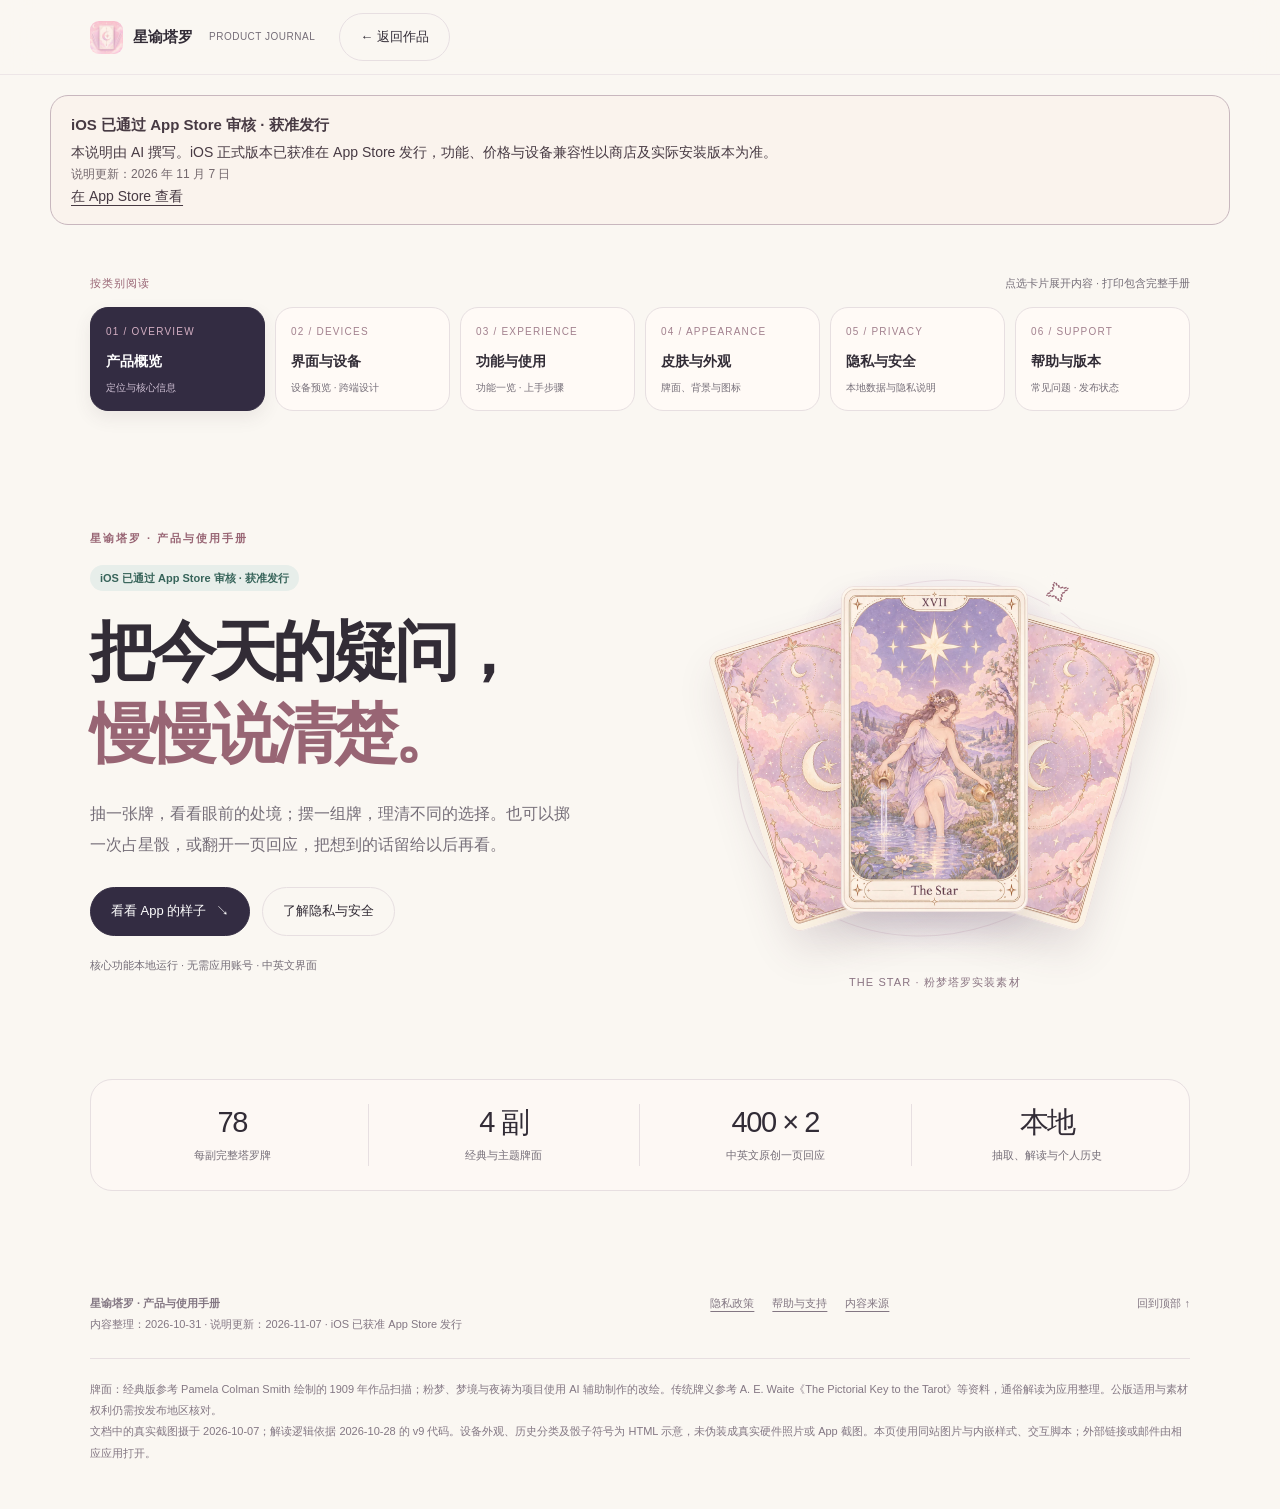
<file: apps/tarot/index.html>
<!doctype html>
<html lang="zh-CN"><head><meta charset="utf-8"><meta name="viewport" content="width=device-width,initial-scale=1">
<meta name="description" content="星谕塔罗产品手册：界面、抽牌、牌阵、占星骰、一页回应、皮肤、多设备与隐私安全设计。">
<meta http-equiv="Content-Security-Policy" content="default-src 'none'; img-src 'self' data:; style-src 'unsafe-inline'; script-src 'unsafe-inline'; connect-src 'none'; base-uri 'none'; form-action 'none'">
<title>星谕塔罗 · 产品与使用手册</title>
<style>
:root{--paper:#faf7f2;--ink:#322c36;--muted:#756e78;--rose:#986574;--line:#e7dfe1;--panel:#fffdfa;--plum:#332c42;--green:#37645a;--gold:#8b683b;--radius:26px}
*{box-sizing:border-box}html{scroll-behavior:smooth;scroll-padding-top:96px}body{margin:0;background:var(--paper);color:var(--ink);font-family:-apple-system,BlinkMacSystemFont,"PingFang SC","Hiragino Sans GB","Microsoft YaHei",sans-serif;line-height:1.75;-webkit-font-smoothing:antialiased}a{color:inherit;text-underline-offset:4px}button{font:inherit;cursor:pointer}button,a{-webkit-tap-highlight-color:transparent}button:focus-visible,a:focus-visible,summary:focus-visible{outline:3px solid #ae7189;outline-offset:5px}img{max-width:100%;display:block}p{margin:0 0 1em}h1,h2,h3,h4{line-height:1.3;margin:0;font-weight:600;letter-spacing:-.035em}h2{font-size:clamp(29px,3.5vw,44px)}h3{font-size:22px}small{font-size:12px}code{font-family:ui-monospace,SFMono-Regular,monospace;font-size:.88em;overflow-wrap:anywhere}section{scroll-margin-top:90px}.wrap{max-width:1160px;margin:auto;padding:0 30px}.eyebrow{font-size:11px;letter-spacing:.18em;color:var(--rose);font-weight:700;margin-bottom:14px}.muted,.caption{color:var(--muted)}.caption{font-size:12px;line-height:1.7}.lead{font-size:17px;line-height:1.95;color:var(--muted);max-width:650px}.pill{display:inline-flex;align-items:center;gap:6px;padding:4px 10px;border-radius:99px;font-size:11px;font-weight:600;background:#eee7e9;color:#755460;line-height:1.7;white-space:nowrap}.pill.done{background:#e7eeea;color:var(--green)}.pill.plan{background:#f5eadb;color:#805d2c}.pill.dev{background:#ece8f2;color:#6d5b89}.btn{display:inline-flex;align-items:center;justify-content:center;gap:10px;padding:12px 20px;border:1px solid var(--line);border-radius:99px;background:transparent;text-decoration:none;font-size:13px;min-height:44px}.btn.primary{background:var(--plum);color:#fff;border-color:var(--plum)}.btn:hover{filter:brightness(.96)}.section-head{display:flex;justify-content:space-between;align-items:end;gap:28px;margin-bottom:32px}.section-head p{max-width:470px;margin:0}.section-space{padding:82px 0}.rule{border-top:1px solid var(--line)}
header{position:sticky;top:0;z-index:20;background:#faf7f2ee;backdrop-filter:blur(18px);border-bottom:1px solid #e7dfe1aa}.topbar{display:flex;align-items:center;gap:24px;min-height:74px}.brand{display:flex;align-items:center;gap:10px;text-decoration:none;white-space:nowrap;font-size:15px;font-weight:650}.brand img{width:33px;border-radius:9px}.brand span{font-size:10px;font-weight:400;letter-spacing:.05em;color:var(--muted);margin-left:6px}nav{display:flex;align-items:center;gap:23px;margin-left:auto;font-size:12px}nav a{text-decoration:none;color:var(--muted)}nav a:hover{color:var(--rose)}.print{padding:8px 13px;min-height:38px;font-size:11px}
.hero{position:relative;display:grid;grid-template-columns:1.12fr 1fr;gap:18px;align-items:center;min-height:660px;padding-top:58px;padding-bottom:40px}.hero h1{font-size:clamp(43px,5.1vw,65px);line-height:1.25;letter-spacing:-.065em;margin:20px 0 24px}.hero h1 em{font-style:normal;color:var(--rose)}.hero .lead{max-width:490px;font-size:16px}.hero-actions{display:flex;gap:12px;flex-wrap:wrap;margin-top:27px}.hero-foot{font-size:11px;color:var(--muted);margin-top:20px}.card-art{height:480px;position:relative;isolation:isolate;display:flex;align-items:center;justify-content:center}.halo{position:absolute;width:390px;height:390px;border-radius:50%;background:radial-gradient(circle,#eed8e0aa,#ece3ed66 60%,transparent 72%);z-index:-2}.orbit{position:absolute;width:400px;height:400px;border:1px solid #d8c1cd70;border-radius:50%;transform:rotate(-18deg) scaleY(.88);z-index:-1}.orbit:after{content:"✧";position:absolute;right:18px;top:42px;color:var(--rose);font-size:25px;background:var(--paper)}.hero-card{position:absolute;width:187px;border-radius:13px;box-shadow:0 22px 40px #583d5425;border:1px solid #eee1de}.hero-card.left{transform:translate(-106px,12px) rotate(-17deg);width:168px}.hero-card.right{transform:translate(107px,12px) rotate(16deg);width:168px}.hero-card.center{transform:translateY(-9px);z-index:2}.art-caption{position:absolute;bottom:5px;text-align:center;color:#8a7482;font-size:11px;letter-spacing:.1em}.stats{display:grid;grid-template-columns:repeat(4,1fr);border:1px solid var(--line);border-radius:22px;background:#fffaf6aa;padding:24px 6px;margin-bottom:72px}.stat{text-align:center;border-right:1px solid var(--line)}.stat:last-child{border:0}.stat strong{font-size:29px;line-height:1.3;font-weight:500;letter-spacing:-.05em}.stat span{display:block;font-size:11px;color:var(--muted);margin-top:5px}
.showcase{background:#efe7e6;border-radius:32px;padding:32px;display:grid;grid-template-columns:.63fr 1.37fr;gap:35px;min-height:600px;align-items:center}.showcase-copy{align-self:start;padding-top:15px}.showcase-copy h3{font-size:28px;margin:28px 0 18px}.showcase-copy p{font-size:14px;color:#6e626b}.tabs{display:flex;flex-wrap:wrap;gap:7px}.tabs button,.deck-tabs button{border:1px solid #d8cbd0;background:#ffffff55;color:#6f5b68;padding:9px 13px;min-height:42px;border-radius:99px;font-size:12px}.tabs button[aria-selected=true],.deck-tabs button[aria-pressed=true]{background:var(--plum);color:white;border-color:var(--plum)}.device-stage{height:512px;display:flex;align-items:center;justify-content:center;border-radius:24px;background:radial-gradient(ellipse at center,#faf4ee,#f2eae8 70%);overflow:hidden;padding:18px}.device-stage img{object-fit:contain;max-height:100%;max-width:100%;box-shadow:0 15px 38px #4f374522;border-radius:17px}.device-stage img.phone{border:7px solid #302b30;border-radius:29px}.screen-note{grid-column:1/-1;font-size:11px;margin-top:-16px;color:#7a6c75}.nav-map{display:grid;grid-template-columns:repeat(5,1fr);margin-top:18px;gap:10px}.nav-map div{border:1px solid var(--line);padding:17px;border-radius:16px;background:#fffaf6}.nav-map b{font-size:13px}.nav-map small{display:block;color:var(--muted);margin-top:5px;line-height:1.65}
.bento{display:grid;grid-template-columns:1.2fr 1fr;gap:18px}.feature{position:relative;overflow:hidden;border:1px solid var(--line);border-radius:var(--radius);background:var(--panel);padding:30px}.feature h3{margin:12px 0}.feature p{font-size:14px;color:var(--muted);max-width:390px}.feature.daily{min-height:285px;padding-right:160px;background:linear-gradient(135deg,#f5e8e7,#faf5ee)}.daily img{position:absolute;width:111px;right:29px;top:62px;border-radius:9px;transform:rotate(9deg);box-shadow:0 15px 22px #78526927}.feature .num{font-size:11px;letter-spacing:.15em;color:#8b707c}.feature.dice{background:linear-gradient(140deg,#e9edf0,#f2e9ed)}.dice-symbols{display:flex;gap:10px;margin:22px 0 0}.dice-symbols span{display:grid;place-items:center;font-size:27px;width:62px;height:62px;border-radius:20px;color:#fcf9ff;background:linear-gradient(135deg,#7587ac,#8e7c9c 60%,#9e7f9b);box-shadow:inset 1px 1px 2px #ffffff44}.feature.book{background:linear-gradient(145deg,#f3ece1,#faf6ee)}.book-line{font-family:"Songti SC",serif;font-size:23px;line-height:1.55;border-left:2px solid #c5a384;padding-left:18px;margin:22px 0;color:#765d50}.feature.history{background:#f1eef3}.mini-history{margin-top:20px;display:flex;flex-direction:column;gap:8px}.mini-history div{display:flex;align-items:center;justify-content:space-between;background:#ffffff8c;padding:9px 14px;border-radius:11px;font-size:12px}.mini-history span{font-size:11px;color:#8b7a86}.spreads{display:grid;grid-template-columns:repeat(3,1fr);gap:12px;margin-top:25px}.spread{border:1px solid var(--line);border-radius:18px;padding:20px;background:#fffcf9}.spread .count{float:right;color:var(--rose);font-size:12px}.spread h4{font-size:16px;padding-right:38px}.spread p{font-size:12px;color:var(--muted);margin:10px 0 0;line-height:1.8}.spread.seasonal{background:#f0ede3;border-color:#dcd7c5}.aside-note{font-size:12px;color:var(--muted);margin-top:16px}
.journey{display:grid;grid-template-columns:.76fr 1.24fr;gap:50px;align-items:start}.journey-intro{position:sticky;top:118px}.journey-intro p{font-size:15px;color:var(--muted);margin-top:20px}.question-example{padding:20px 23px;border-radius:18px;background:#efe6e8;margin-top:25px;font-size:14px;line-height:1.9}.question-example small{display:block;color:var(--rose);margin-bottom:8px}.steps{counter-reset:step}.step{position:relative;padding:0 0 30px 65px;counter-increment:step}.step:before{content:counter(step,decimal-leading-zero);position:absolute;left:0;top:0;width:39px;height:39px;display:grid;place-items:center;background:#f0e4e8;border-radius:50%;font-size:11px;color:var(--rose)}.step:not(:last-child):after{content:"";position:absolute;left:19px;top:46px;bottom:8px;width:1px;background:var(--line)}.step h3{font-size:19px;padding-top:5px;margin-bottom:9px}.step p{font-size:14px;color:var(--muted);margin:0}.reading-sample{margin-top:20px;padding:22px;background:#fffcf9;border:1px solid var(--line);border-radius:17px;font-size:13px}.reading-sample p{margin-top:12px;line-height:1.9;color:#635863}.reading-sample strong{font-weight:600;color:var(--ink)}
.deck-tabs{display:flex;gap:8px;flex-wrap:wrap;margin-bottom:20px}.deck-stage{border-radius:30px;display:grid;grid-template-columns:.86fr 1.14fr;min-height:470px;overflow:hidden;background:linear-gradient(135deg,#f8e7e7,#f4e8ef 58%,#e9e4f1);color:#513d4a;transition:background .3s}.deck-info{padding:40px 15px 40px 40px}.deck-info .deck-icon{width:64px;border-radius:17px;box-shadow:0 8px 22px #0001;margin-bottom:25px}.deck-info h3{font-size:30px}.deck-info .tag{font-size:12px;opacity:.8;margin:10px 0 20px}.deck-info p{font-size:14px;line-height:1.95;max-width:320px}.deck-info .price{font-size:11px;padding-top:15px;opacity:.8}.deck-cards{display:flex;align-items:center;justify-content:center;position:relative;gap:18px;padding:35px}.deck-cards img{width:42%;max-width:195px;max-height:360px;object-fit:contain;border-radius:12px;box-shadow:0 20px 30px #0002}.deck-cards img:first-child{transform:rotate(-6deg)}.deck-cards img:last-child{transform:translateY(20px) rotate(7deg)}.skin-bottom{display:grid;grid-template-columns:1fr 1fr;gap:18px;margin-top:20px}.skin-bottom>div{padding:24px;border-radius:20px;background:#fffcf9;border:1px solid var(--line)}.skin-bottom h4{font-size:16px;margin-bottom:12px}.skin-bottom p{font-size:13px;color:var(--muted);margin:0}.swatches{display:flex;gap:13px;margin:14px 0}.swatches i{width:31px;height:31px;display:block;border-radius:50%;border:3px solid #fff;box-shadow:0 0 0 1px #ddd}.swatches i:nth-child(1){background:linear-gradient(140deg,#080b1a,#171b3f)}.swatches i:nth-child(2){background:linear-gradient(140deg,#f5e8cb,#d7b982)}.swatches i:nth-child(3){background:linear-gradient(140deg,#071d24,#352456)}.swatches i:nth-child(4){background:linear-gradient(140deg,#2a101c,#6b2943)}
.platform-grid{display:grid;grid-template-columns:repeat(4,1fr);gap:15px}.platform{padding:24px 21px;background:#fffcf9;border:1px solid var(--line);border-radius:20px}.platform .letter{font-family:ui-serif,Georgia,serif;font-size:33px;color:#a97e8e;margin-bottom:13px}.platform h3{font-size:17px}.platform p{font-size:12px;color:var(--muted);margin:13px 0 0}.language-strip{background:var(--plum);border-radius:21px;padding:23px 28px;color:#f7eff4;display:flex;justify-content:space-between;align-items:center;gap:22px;margin-top:20px}.language-strip strong{font-size:18px;font-weight:500}.language-strip span{font-size:12px;color:#d0c4d7}.language-strip .cn{font-family:"Songti SC",serif;font-size:28px;letter-spacing:.15em;white-space:nowrap}
.privacy{background:#302d3c;color:#f7f3f5;border-radius:34px;padding:48px}.privacy .eyebrow{color:#cdaabf}.privacy .lead,.privacy .caption{color:#c6becb}.privacy h2{max-width:580px}.privacy-top{display:grid;grid-template-columns:1fr 1fr;gap:32px;margin:30px 0}.privacy-top p{font-size:14px;color:#d5cbd8;line-height:1.95}.privacy-list{display:grid;grid-template-columns:1fr 1fr;gap:13px}.privacy-item{padding:21px;background:#ffffff08;border:1px solid #ffffff15;border-radius:17px}.privacy-item h3{font-size:16px;margin:10px 0 9px}.privacy-item p{font-size:12px;color:#c6bdcb;line-height:1.85;margin:0}.privacy .pill.done{color:#c5e2d8;background:#86b5a51f}.privacy .pill.plan{color:#ead2b4;background:#c3a06c22}.privacy .pill.dev{color:#d8c8ec;background:#ad92c81e}.privacy-alert{border-left:2px solid #d1b18d;padding:4px 0 4px 19px;font-size:13px;color:#e3d3c5;margin-top:25px}.policy-link{font-size:12px;color:#dfc5d4;margin:20px 0 0;line-height:2}.security{margin-top:40px}.security h3{font-size:23px;margin-bottom:12px}.security .caption{max-width:720px}.flow-tabs{margin:23px 0 18px}.privacy .tabs button{background:#ffffff09;color:#c9c0cf;border-color:#ffffff22}.privacy .tabs button[aria-selected=true]{background:#e8d9e2;color:#3f3345;border-color:#e8d9e2}.flow{display:grid;grid-template-columns:repeat(4,1fr);gap:10px}.flow-node{position:relative;min-height:134px;padding:18px 15px;background:#ffffff08;border:1px solid #ffffff18;border-radius:16px}.flow-node small{display:block;color:#c59fb5;font-size:10px;letter-spacing:.12em;margin-bottom:9px}.flow-node strong{display:block;font-size:14px;font-weight:550}.flow-node p{font-size:11px;color:#c7bfcc;line-height:1.7;margin:10px 0 0}.flow-result{font-size:12px;color:#ded3e2;margin:15px 0 0}.security details{border-top:1px solid #ffffff20;margin-top:24px;padding-top:18px}.security summary{cursor:pointer;font-size:13px;color:#e6d6e1;min-height:38px}.security details p,.security details li{font-size:12px;color:#c8bece;line-height:1.9}.security details ul{padding-left:20px}.security code{color:#e8d2e0}.security .technical{display:grid;grid-template-columns:1fr 1fr;gap:20px;margin-top:18px}.security h4{font-size:14px;color:#eee4f0;margin:6px 0 10px}.security .sources{font-size:11px;line-height:2.1;color:#cdb8c8}.security .sources a{display:inline-block;margin-right:15px}
.business{display:grid;grid-template-columns:1.15fr .85fr;gap:22px}.business .offer{padding:32px;border:1px solid var(--line);border-radius:24px;background:#fffaf7}.offer h3{font-size:24px;margin:15px 0}.offer ul{padding-left:18px;font-size:14px;color:var(--muted);line-height:2}.offer small{color:var(--muted);display:block;line-height:1.8}.status-box{padding:30px;border-radius:24px;background:#efe9ee}.status-box h3{font-size:21px;margin-bottom:15px}.status-box p{font-size:13px;color:var(--muted)}.status-box .row{display:flex;gap:13px;align-items:start;padding:11px 0;border-top:1px solid #dcd2db;font-size:12px}.status-box .row span:last-child{padding-top:3px}.faq{display:grid;grid-template-columns:1fr 1fr;gap:0 36px}.faq details{border-top:1px solid var(--line);padding:20px 0}.faq summary{font-size:14px;font-weight:550;cursor:pointer;line-height:1.7;padding-right:15px}.faq p{font-size:13px;color:var(--muted);line-height:1.9;margin:15px 0 0}.contact{margin:45px 0 0;display:flex;justify-content:space-between;align-items:center;gap:24px;background:#f0e6e9;border-radius:23px;padding:28px 32px}.contact h3{font-size:20px;margin-bottom:8px}.contact p{font-size:12px;margin:0;color:var(--muted)}footer{padding:30px 0 45px;color:#837783;font-size:11px;line-height:1.95}.footer-top{display:flex;justify-content:space-between;gap:25px}.footer-links{display:flex;flex-wrap:wrap;gap:18px}.credits{border-top:1px solid var(--line);padding-top:20px;margin-top:22px}.backtop{text-decoration:none;white-space:nowrap}.nojs{padding:10px;background:#f4e4d0;color:#654729;font-size:12px} @media(prefers-reduced-motion:reduce){html{scroll-behavior:auto}*{transition:none!important}}
@media(max-width:900px){.wrap{padding:0 23px}nav{gap:14px}.brand span{display:none}.hero{min-height:575px;grid-template-columns:1fr 1fr}.hero h1{font-size:45px}.card-art{transform:scale(.8);height:430px}.showcase{gap:20px;padding:24px;grid-template-columns:.75fr 1.25fr}.device-stage{height:450px}.nav-map{grid-template-columns:repeat(3,1fr)}.platform-grid{grid-template-columns:1fr 1fr}.privacy{padding:32px}.hero .lead{font-size:14px}.feature.daily{padding-right:135px}.daily img{right:19px;width:94px}.journey{gap:30px}.deck-cards{gap:10px;padding:20px}.deck-info{padding:30px}.flow{grid-template-columns:1fr 1fr}.flow-node{min-height:110px}}
@media(max-width:640px){html{scroll-padding-top:70px}.wrap{padding:0 20px}.topbar{gap:12px;min-height:65px;flex-wrap:nowrap}.brand{font-size:14px}.brand img{width:29px}nav{gap:16px;margin-left:auto}nav a{font-size:11px}nav a:nth-child(1),nav a:nth-child(4){display:none}.print{display:none}.hero{display:flex;flex-direction:column;align-items:stretch;min-height:0;gap:0;padding-top:40px;padding-bottom:20px}.hero h1{font-size:45px;margin-top:17px}.hero .lead{font-size:14px;max-width:340px}.hero .eyebrow{font-size:10px}.hero-actions{margin-top:22px}.hero-foot{font-size:10px}.card-art{transform:none;height:340px;margin:12px 0 0}.hero-card{width:139px}.hero-card.left,.hero-card.right{width:122px}.hero-card.left{transform:translate(-77px,13px) rotate(-17deg)}.hero-card.right{transform:translate(77px,13px) rotate(16deg)}.hero-card.center{transform:translateY(-3px)}.halo{width:285px;height:285px}.orbit{width:280px;height:280px}.art-caption{bottom:0;font-size:10px}.stats{grid-template-columns:1fr 1fr;margin-bottom:50px;padding:8px 0}.stat{padding:15px 5px}.stat:nth-child(2){border-right:0}.stat:nth-child(-n+2){border-bottom:1px solid var(--line)}.stat strong{font-size:25px}.section-space{padding:52px 0}.section-head{display:block;margin-bottom:24px}.section-head p{font-size:13px;margin-top:17px}.showcase{grid-template-columns:1fr;gap:20px;padding:20px;border-radius:25px;min-height:0}.showcase-copy{padding:0}.showcase-copy h3{font-size:24px;margin:22px 0 13px}.showcase-copy p{font-size:13px}.device-stage{height:400px;padding:14px}.device-stage.wide{height:240px}.screen-note{margin:0;font-size:10px}.nav-map{grid-template-columns:1fr 1fr;gap:8px}.nav-map div{padding:14px}.nav-map div:last-child{grid-column:1/-1}.nav-map small{font-size:11px}.bento,.journey,.skin-bottom,.business{grid-template-columns:1fr}.feature{padding:24px}.feature.daily{min-height:260px;padding-right:128px}.feature.daily h3{font-size:22px}.feature p{font-size:13px}.daily img{right:19px;top:72px;width:88px}.spreads{grid-template-columns:1fr 1fr;gap:9px}.spread{padding:17px}.spread h4{font-size:14px}.spread p{font-size:11px}.spread .count{font-size:10px}.journey-intro{position:static}.journey{gap:30px}.question-example{font-size:13px}.step{padding-left:52px}.step p{font-size:13px}.deck-tabs{gap:6px}.deck-tabs button{padding:8px 10px;font-size:11px}.deck-stage{grid-template-columns:1fr;min-height:0}.deck-info{padding:27px 27px 0}.deck-info .deck-icon{width:45px;border-radius:12px;margin-bottom:18px}.deck-info h3{font-size:25px}.deck-info p{font-size:13px;max-width:none}.deck-info .price{padding:0}.deck-cards{padding:24px 30px 35px;min-height:300px;gap:20px}.deck-cards img{width:40%;max-height:280px}.platform-grid{gap:10px}.platform{padding:20px 17px}.platform .letter{font-size:27px}.platform p{font-size:11px}.language-strip{padding:22px;display:block}.language-strip .cn{margin-bottom:8px}.language-strip span{display:block;margin-top:10px}.privacy{padding:27px 21px;border-radius:26px}.privacy-top{grid-template-columns:1fr;gap:5px;margin:24px 0 18px}.privacy-top p{font-size:13px}.privacy-list{grid-template-columns:1fr}.privacy-item{padding:20px}.privacy-item p{font-size:12px}.privacy-alert{font-size:12px;padding-left:14px}.privacy .security h3{font-size:21px}.flow{gap:8px}.flow-node{padding:15px 12px;min-height:128px}.flow-node strong{font-size:12px}.flow-node p{font-size:10px}.security .technical{grid-template-columns:1fr}.faq{grid-template-columns:1fr}.contact{display:block;padding:25px}.contact .btn{margin-top:20px}.footer-top{display:block}.footer-links{margin-top:18px;gap:12px}.footer-top .backtop{display:inline-block;margin-top:18px}.business .offer,.status-box{padding:26px}.lead{font-size:14px}.reading-sample{padding:18px}}
@media(max-width:360px){.card-art{transform:scale(.86)}}
@media print{html{scroll-behavior:auto}header,button,.hero-actions,.tabs,.deck-tabs,.backtop,.contact .btn{display:none!important}body{background:white;font-size:11pt}.wrap{max-width:none;padding:0}.section-space{padding:25px 0}.hero{min-height:430px;padding:15px 0;grid-template-columns:1.1fr 1fr}.hero h1{font-size:38px}.card-art{height:390px;transform:scale(.8)}.stats{margin-bottom:20px}.showcase{min-height:0;padding:20px;grid-template-columns:.8fr 1.2fr}.device-stage{height:340px}.journey-intro{position:static}.privacy{padding:26px;background:#f2edf2;color:#302d3c;-webkit-print-color-adjust:exact;print-color-adjust:exact}.privacy :is(p,.caption,.lead,.privacy-item p,.flow-result,.flow-node p,.security details p,.security details li){color:#4c4352}.privacy-item,.flow-node{border-color:#cfc4d3;background:#ffffff88}.privacy .sources,.privacy summary,.privacy .policy-link,.privacy .security h4{color:#65506c}.flow-node strong{color:#302d3c}.privacy-alert{color:#665440}.section-head{margin-bottom:20px}.feature,.platform,.spread,.privacy-item,.flow-node,.step,.offer,.status-box{break-inside:avoid}.deck-stage{min-height:350px}.deck-cards{padding:20px}.deck-cards img{max-height:290px}.faq details{break-inside:avoid}.contact{margin-top:20px}footer{padding-bottom:0}a{overflow-wrap:anywhere}h2,h3{break-after:avoid}.journey{gap:25px}}

[hidden]{display:none!important}
.category-nav{padding:29px 0 8px}.category-heading{display:flex;justify-content:space-between;align-items:center;gap:20px;font-size:11px;color:var(--muted);margin-bottom:13px}.category-heading strong{font-weight:550;color:var(--rose);letter-spacing:.1em}.category-cards{display:grid;grid-template-columns:repeat(6,minmax(0,1fr));gap:10px}.category-card{position:relative;display:flex;flex-direction:column;align-items:flex-start;text-align:left;min-width:0;border:1px solid var(--line);border-radius:18px;padding:15px 15px 14px;background:#fffaf6;color:var(--ink);transition:background .15s,transform .15s}.category-card:hover{transform:translateY(-2px);background:#f3e9ec}.category-card .index{font-size:10px;color:#a2808e;letter-spacing:.12em;margin-bottom:9px}.category-card strong{font-size:14px;font-weight:600}.category-card small{font-size:10px;color:var(--muted);margin-top:5px;line-height:1.7}.category-card[aria-pressed=true]{background:var(--plum);color:#fff;border-color:var(--plum);box-shadow:0 7px 18px #49374816}.category-card[aria-pressed=true] .index{color:#d4afc3}.category-card[aria-pressed=true] small{color:#cfc0d4}.subnavigation{display:flex;align-items:center;gap:8px;padding:20px 0 0;flex-wrap:wrap}.subnavigation button{border:1px solid var(--line);border-radius:99px;font-size:12px;min-height:39px;padding:8px 16px;color:#796271;background:#fffcfa}.subnavigation button[aria-pressed=true]{background:#eadde3;border-color:#cdb6c3;color:#624757}.reader-active.section-space{padding-top:34px}.reader-active#screens{padding-top:34px}
.device-mockup{position:relative;max-width:100%;width:100%}.device-body,.device-screen{position:relative}.device-camera,.device-base,.device-toolbar{display:none}.device-stage[data-hardware=iphone] .device-mockup,.device-stage[data-hardware=iphone] .device-body,.device-stage[data-hardware=iphone] .device-screen{height:100%;width:auto;max-width:100%}.device-stage[data-hardware=iphone] img{height:100%;width:auto;max-width:100%}.device-stage[data-hardware=duo] img{width:100%;height:auto;max-height:none}.device-stage[data-hardware=ipad] .device-body{background:linear-gradient(125deg,#242428,#111114);border:2px solid #b9b7bc;border-radius:27px;padding:16px;box-shadow:0 18px 27px #37283925,0 0 0 1px #4c485080}.device-stage[data-hardware=ipad] .device-body:before{content:'';position:absolute;left:28px;top:-4px;width:37px;height:3px;border-radius:3px;background:#b0acb4}.device-stage[data-hardware=ipad] .device-screen{border-radius:12px;overflow:hidden;background:#ecd8b2}.device-stage[data-hardware=ipad] .device-camera,.device-stage[data-hardware=mac] .device-camera{display:block;position:absolute;left:50%;top:6px;transform:translateX(-50%);width:5px;height:5px;background:radial-gradient(circle at 40% 35%,#385169 0,#10171f 45%,#030507 80%);border:1px solid #32323b;border-radius:50%;z-index:3}.device-stage[data-hardware=ipad] img,.device-stage[data-hardware=mac] img{display:block;width:100%;height:auto;max-height:none;border-radius:0;box-shadow:none}.device-stage[data-hardware=mac] .device-body{width:92%;margin:auto;background:linear-gradient(135deg,#25242a,#101014);padding:11px 10px 14px;border:2px solid #b9b7ba;border-radius:17px 17px 5px 5px;box-shadow:0 10px 25px #37283920}.device-stage[data-hardware=mac] .device-screen{border-radius:6px;overflow:hidden;background:#e8d4b0}.device-stage[data-hardware=mac] .device-camera{top:3px;width:4px;height:4px}.device-stage[data-hardware=mac] .device-toolbar{height:18px;display:flex;align-items:center;gap:4px;background:linear-gradient(#f6ebd9,#e9ddca);padding:0 7px;border-bottom:1px solid #d9c9b2}.device-toolbar i{display:block;width:5px;height:5px;border-radius:50%;background:#cd8d89}.device-toolbar i:nth-child(2){background:#d7b16d}.device-toolbar i:nth-child(3){background:#92ac86}.device-toolbar span{position:absolute;left:50%;transform:translateX(-50%);font-size:8px;line-height:1;color:#796a59}.device-stage[data-hardware=mac] .device-base{display:block;position:relative;z-index:2;height:14px;margin-top:-2px;border:1px solid #b4b0b7;border-radius:2px 2px 45% 45% / 2px 2px 90% 90%;background:linear-gradient(#eeeef0 0,#d0ccd1 30%,#c1bdc4 70%,#a7a1ab);box-shadow:0 14px 17px -8px #34253f55}.device-stage[data-hardware=mac] .device-base:after{content:'';position:absolute;width:14%;height:4px;top:0;left:43%;border-radius:0 0 6px 6px;background:linear-gradient(#b5b0b9,#d6d2d8);border:1px solid #b3adb7;border-top:0}
@media(max-width:900px){.category-cards{grid-template-columns:repeat(3,minmax(0,1fr))}.category-card{padding:13px 15px}.category-card .index{margin-bottom:5px}}
@media(max-width:640px){.category-nav{padding-top:22px}.category-heading{font-size:10px;gap:10px}.category-heading span{max-width:155px;text-align:right}.category-cards{grid-template-columns:repeat(2,minmax(0,1fr));gap:8px}.category-card{padding:11px 13px;border-radius:14px}.category-card .index{font-size:9px;margin-bottom:4px}.category-card strong{font-size:13px}.category-card small{font-size:10px;margin-top:3px}.subnavigation{padding-top:16px}.subnavigation button{padding:7px 13px;font-size:11px}.reader-active.section-space,.reader-active#screens{padding-top:26px}.device-stage[data-hardware=ipad].wide{height:280px}.device-stage[data-hardware=mac].wide{height:270px}.device-stage[data-hardware=ipad] .device-body{padding:12px;border-radius:20px}.device-stage[data-hardware=ipad] .device-screen{border-radius:8px}.device-stage[data-hardware=ipad] .device-camera{top:4px;width:4px;height:4px}.device-stage[data-hardware=mac] .device-body{padding:8px 7px 10px;border-radius:12px 12px 4px 4px}.device-stage[data-hardware=mac] .device-base{height:11px}.device-stage[data-hardware=mac] .device-toolbar{height:14px}.device-toolbar span{font-size:6px}.device-toolbar i{width:4px;height:4px}}
@media print{.category-nav,.subnavigation{display:none!important}[data-document-section]{display:block!important}.reader-active.section-space,.reader-active#screens{padding-top:25px}.hero[data-document-section]{display:grid!important}}


.card-catalog{padding:28px;border:1px solid var(--line);border-radius:26px;background:#fffaf7}.catalog-heading{display:flex;justify-content:space-between;gap:20px;align-items:center;margin-bottom:18px}.catalog-heading h3{font-size:24px}.catalog-heading .eyebrow{margin-bottom:7px}.catalog-count{color:var(--rose);font-size:12px;white-space:nowrap}.card-groups{display:grid;grid-template-columns:repeat(5,minmax(0,1fr));gap:9px;margin-bottom:16px}.card-groups button{padding:14px 16px;border:1px solid var(--line);border-radius:15px;display:flex;justify-content:space-between;gap:10px;align-items:center;background:#f7f0ef;color:#75616d;text-align:left;font-size:14px}.card-groups button small{font-size:11px;opacity:.75}.card-groups button[aria-pressed=true]{background:var(--plum);border-color:var(--plum);color:#fff}.catalog-guide{display:flex;justify-content:space-between;gap:16px;color:var(--muted);font-size:11px;margin-bottom:23px;line-height:1.8}.catalog-grid{display:grid;grid-template-columns:repeat(6,minmax(0,1fr));gap:20px 14px}.catalog-tile{border:0;padding:0;background:none;color:var(--ink);min-width:0;text-align:center}.catalog-tile .card-image-well{aspect-ratio:4/7;border-radius:9px;background:#ece3e4;overflow:hidden;display:flex;align-items:center;justify-content:center;border:1px solid #8b6a7a20;transition:transform .18s,box-shadow .18s}.catalog-tile:hover .card-image-well{transform:translateY(-4px);box-shadow:0 10px 20px #614a641e}.catalog-tile img{width:100%;height:100%;object-fit:contain}.catalog-tile .card-caption{display:block;font-size:11px;line-height:1.65;padding:9px 2px 0;overflow-wrap:anywhere}.appearance-details{border:1px solid var(--line);border-radius:23px;margin-top:22px;padding:20px;background:#fffaf6}.appearance-details>summary{font-size:14px;font-weight:550;cursor:pointer;min-height:35px;line-height:1.8}.appearance-details[open]>summary{margin-bottom:18px}.card-lightbox{border:1px solid #d6c5cf;border-radius:24px;padding:21px;background:#faf6f3;color:var(--ink);width:min(95vw,720px);max-height:94dvh;overflow:auto;box-shadow:0 35px 100px #17102066}.card-lightbox::backdrop{background:#1e192ac9;backdrop-filter:blur(8px)}.lightbox-header{display:flex;gap:16px;align-items:center;justify-content:space-between;margin-bottom:14px}.lightbox-header h3{font-size:19px;letter-spacing:0}.lightbox-header p{font-size:11px;color:var(--muted);margin:3px 0 0}.lightbox-close{width:38px;height:38px;border-radius:50%;border:1px solid var(--line);background:#f1e5e9;font-size:23px;color:#6b5261;flex-shrink:0}.lightbox-image{max-height:68dvh;max-width:100%;width:auto;height:auto;margin:auto;object-fit:contain;border-radius:10px}.lightbox-actions{display:flex;justify-content:space-between;align-items:center;gap:12px;margin-top:16px}.lightbox-actions button{border:1px solid #d8cbd0;border-radius:99px;min-height:40px;padding:8px 19px;font-size:12px;background:#f4e9ed;color:#735164}.lightbox-actions button:disabled{opacity:.35;cursor:default}.lightbox-actions span{font-size:12px;color:var(--muted)}
@media(max-width:900px){.catalog-grid{grid-template-columns:repeat(4,minmax(0,1fr))}.card-catalog{padding:23px}.card-groups button{padding:13px;font-size:12px}}
@media(max-width:640px){.card-catalog{padding:17px;border-radius:20px}.catalog-heading{gap:12px;align-items:start}.catalog-heading h3{font-size:20px}.catalog-count{font-size:10px;padding-top:4px}.card-groups{gap:5px}.card-groups button{padding:10px 4px;font-size:11px;flex-direction:column;gap:1px;border-radius:11px;text-align:center}.card-groups button small{font-size:9px}.catalog-guide{display:block;font-size:10px;margin-bottom:18px}.catalog-guide span{display:block}.catalog-grid{grid-template-columns:repeat(2,minmax(0,1fr));gap:16px 11px}.catalog-tile .card-caption{font-size:11px}.appearance-details{padding:17px}.appearance-details>summary{font-size:12px}.card-lightbox{padding:16px;border-radius:19px}.lightbox-header h3{font-size:16px}.lightbox-image{max-height:64dvh}.lightbox-actions button{padding:8px 14px}}
@media(min-width:481px) and (max-width:900px){.catalog-grid{grid-template-columns:repeat(4,minmax(0,1fr));gap:18px 12px}}
@media print{.card-groups,.catalog-guide,.card-lightbox{display:none!important}.catalog-grid{grid-template-columns:repeat(6,minmax(0,1fr));gap:14px 10px}.catalog-tile{display:block!important;break-inside:avoid}.catalog-tile .card-caption{font-size:8pt}.card-catalog{padding:15px}.appearance-details{break-inside:auto}}


.release-disclosure{margin:20px auto;padding:16px 20px;border:1px solid #c8b7be;border-radius:18px;background:#faf3ed;color:#473a43;font-size:14px;line-height:1.7;max-width:1180px;box-sizing:border-box}.release-disclosure strong{display:block;font-size:15px;margin-bottom:3px}.release-disclosure p{margin:0;font:inherit;color:inherit}.release-disclosure .release-date{font-size:12px;opacity:.75}
</style></head><body>
<noscript><div class="nojs">此文档提供产品介绍与使用说明。启用 JavaScript 后可以切换设备截图、完整牌库和安全流程；它不会请求 Face ID 或读取 App 数据。</div></noscript>
<header><div class="wrap topbar"><a class="brand" href="#top"><img src="images/645ca29f2c95b10f0aaa.webp" alt="粉梦 App 图标">星谕塔罗 <span>PRODUCT JOURNAL</span></a><a class="btn" href="https://coulson-joyful.github.io/">← 返回作品</a></div></header>
<main id="top"><aside class="release-disclosure" role="note" aria-label="发行状态与说明来源"><strong>iOS 已通过 App Store 审核 · 获准发行</strong><p>本说明由 AI 撰写。iOS 正式版本已获准在 App Store 发行，功能、价格与设备兼容性以商店及实际安装版本为准。</p><p class="release-date">说明更新：2026 年 11 月 7 日</p><p><a href="https://apps.apple.com/app/id6830673481" target="_blank" rel="noopener noreferrer">在 App Store 查看</a></p></aside><div class="wrap">
<div class="category-nav" id="category-nav"><div class="category-heading"><strong>按类别阅读</strong><span>点选卡片展开内容 · 打印包含完整手册</span></div><div class="category-cards" aria-label="产品手册分类"><button class="category-card" data-category="overview" aria-pressed="true"><span class="index">01 / OVERVIEW</span><strong>产品概览</strong><small>定位与核心信息</small></button><button class="category-card" data-category="interface" aria-pressed="false"><span class="index">02 / DEVICES</span><strong>界面与设备</strong><small>设备预览 · 跨端设计</small></button><button class="category-card" data-category="usage" aria-pressed="false"><span class="index">03 / EXPERIENCE</span><strong>功能与使用</strong><small>功能一览 · 上手步骤</small></button><button class="category-card" data-category="appearance" aria-pressed="false"><span class="index">04 / APPEARANCE</span><strong>皮肤与外观</strong><small>牌面、背景与图标</small></button><button class="category-card" data-category="privacy" aria-pressed="false"><span class="index">05 / PRIVACY</span><strong>隐私与安全</strong><small>本地数据与隐私说明</small></button><button class="category-card" data-category="help" aria-pressed="false"><span class="index">06 / SUPPORT</span><strong>帮助与版本</strong><small>常见问题 · 发布状态</small></button></div><div class="subnavigation" id="subnavigation" aria-label="分类中的内容" hidden></div></div>
<section class="hero" id="overview-hero" aria-labelledby="hero-title"><div><div class="eyebrow">星谕塔罗 · 产品与使用手册</div><span class="pill done">iOS 已通过 App Store 审核 · 获准发行</span><h1 id="hero-title">把今天的疑问，<br><em>慢慢说清楚。</em></h1><p class="lead">抽一张牌，看看眼前的处境；摆一组牌，理清不同的选择。也可以掷一次占星骰，或翻开一页回应，把想到的话留给以后再看。</p><div class="hero-actions"><a class="btn primary" href="#screens">看看 App 的样子 <span aria-hidden="true">↘</span></a><a class="btn" href="#privacy">了解隐私与安全</a></div><p class="hero-foot">核心功能本地运行 · 无需应用账号 · 中英文界面</p></div><div class="card-art" aria-label="粉梦塔罗实装牌面展示"><div class="halo"></div><div class="orbit"></div><img class="hero-card left" src="images/ff870afe66a48abed570.webp" alt="粉梦塔罗牌背"><img class="hero-card right" src="images/ff870afe66a48abed570.webp" alt="" aria-hidden="true"><img class="hero-card center" src="images/3a093e0783e72af771df.webp" alt="粉梦塔罗：星星牌"><div class="art-caption">THE STAR · 粉梦塔罗实装素材</div></div></section>
<div class="stats" id="overview-stats" aria-label="产品概况"><div class="stat"><strong>78</strong><span>每副完整塔罗牌</span></div><div class="stat"><strong>4 副</strong><span>经典与主题牌面</span></div><div class="stat"><strong>400 × 2</strong><span>中英文原创一页回应</span></div><div class="stat"><strong>本地</strong><span>抽取、解读与个人历史</span></div></div>

<section id="screens" aria-labelledby="screens-title"><div class="section-head"><div><div class="eyebrow">01 / INTERFACE</div><h2 id="screens-title">先看界面，再开始。</h2></div><p class="lead">用温暖的纸张色和半透明面板承载内容。功能入口保持清楚，让牌面和你写下的问题有足够的位置。</p></div><div class="showcase"><div class="showcase-copy"><div class="tabs" role="tablist" aria-label="选择设备"><button id="device-tab-iphone" role="tab" aria-selected="true" aria-controls="device-panel" tabindex="0" data-device="iphone">iPhone</button><button id="device-tab-duo" role="tab" aria-selected="false" aria-controls="device-panel" tabindex="-1" data-device="duo">Duo 展开</button><button id="device-tab-ipad" role="tab" aria-selected="false" aria-controls="device-panel" tabindex="-1" data-device="ipad">iPad</button><button id="device-tab-mac" role="tab" aria-selected="false" aria-controls="device-panel" tabindex="-1" data-device="mac">Mac</button></div><div id="device-panel" role="tabpanel" aria-labelledby="device-tab-iphone"><h3 id="device-title">把常用的入口，放在手边。</h3><p id="device-text">每日一牌、占星骰和一页回应从首页开始。底部保留首页、每日、牌阵、资料、历史五个入口，方便来回查看。</p></div><span class="pill">粉梦牌面 + 古典羊皮背景</span></div><div class="device-stage" id="device-stage" data-hardware="iphone"><div class="device-mockup"><div class="device-body"><span class="device-camera" aria-hidden="true"></span><div class="device-screen"><div class="device-toolbar" aria-hidden="true"><i></i><i></i><i></i><span>星谕塔罗</span></div><img class="phone" id="device-image" src="images/402e9e6020ddc40519d3.webp" alt="普通 iPhone · 2026-10-07 模拟器截图" loading="lazy"></div></div><div class="device-base" aria-hidden="true"></div></div></div><div class="screen-note"><span id="device-note">普通 iPhone · 2026-10-07 模拟器截图</span>。屏内为既有运行截图，保留当时界面；iPad 与 Mac 的设备外观为 HTML 示意，不代表精确硬件尺寸。点击标签切换。</div></div><div class="nav-map"><div><b>首页</b><small>每日一牌、占星骰、一页回应</small></div><div><b>每日</b><small>当天的牌与行动提示</small></div><div><b>牌阵</b><small>按问题选择阅读方式</small></div><div><b>资料</b><small>牌义、来源与使用说明</small></div><div><b>历史</b><small>分类回看，补写个人复盘</small></div></div></section>

<section id="features" class="section-space" aria-labelledby="features-title"><div class="section-head"><div><div class="eyebrow">02 / WHAT YOU CAN DO</div><h2 id="features-title">今天，想怎么开始？</h2></div><p class="lead">不需要每次都做一场完整阅读。根据当下的需要，选一个入口就好。</p></div><div class="bento"><article class="feature daily"><span class="num">01 · DAILY CARD</span><h3>每日一牌</h3><p>抽一张今天的牌，读一个具体提醒。首次保存后，当天结果保持不变；换语言或换牌面，不会重新抽取。</p><span class="pill">称呼与生日均可选</span><img src="images/3a093e0783e72af771df.webp" alt="粉梦星星牌，牌面展示而非个人抽牌结果" loading="lazy"></article><article class="feature dice"><span class="num">02 · ASTROLOGY DICE</span><h3>占星骰</h3><p>用星体、星座和宫位组合观察问题：在关注什么，可以怎样处理，落在生活的哪一方面。骰子停止后再呈现本次结果。</p><div class="dice-symbols" aria-label="星体、星座和宫位的符号示意"><span>☿</span><span>♊︎</span><span>10</span></div><small class="caption">符号示意；App 中采用三维骰子。</small></article><article class="feature book"><span class="num">03 · ONE PAGE RESPONSE</span><h3>一页回应 / 答案之书玩法</h3><p>想好一个问题，翻开一页。内置中英文各 400 条项目原创回应，也可以导入有权使用的 PDF，保存文字与原页快照。</p><div class="book-line">一页文字，<br>留一点重新思考的空间。</div><small class="caption">「一页回应」是 App 中的功能名称，并非另附商业《答案之书》。</small></article><article class="feature history"><span class="num">04 · HISTORY & REFLECTION</span><h3>留住解读，也留住后来。</h3><p>四类历史可以折叠展开。点开记录，补写现实情况、下一步和后来的变化，复盘不会覆盖原始解读。</p><div class="mini-history" aria-label="历史分类结构示意"><div>每日一牌 <span>日期 + 牌名　›</span></div><div>牌阵阅读 <span>日期 + 牌阵　›</span></div><div>占星骰 <span>日期 + 骰子　›</span></div><div>一页回应 <span>日期 + 答案　›</span></div></div></article></div>
<div class="section-head" style="margin-top:45px;margin-bottom:20px"><h3>需要多看几个角度，就选一组牌阵。</h3></div><div class="spreads"><article class="spread"><span class="count">1 张</span><h4>一张牌</h4><p>聚焦一个问题，先看最值得留意的提醒。</p></article><article class="spread"><span class="count">3 张</span><h4>时间之流</h4><p>对照过去、现在与延续当前选择的趋势。</p></article><article class="spread"><span class="count">5 张</span><h4>岔路之镜</h4><p>比较路径 A 与 B，检查条件和遗漏因素。</p></article><article class="spread"><span class="count">5 张</span><h4>双星关系</h4><p>整理自己的观察与需要，不能据此确认对方心意。</p></article><article class="spread"><span class="count">10 张</span><h4>凯尔特十字</h4><p>连接现状、过去、环境与行动，观察更完整的牌位关系。</p></article><article class="spread seasonal"><span class="count">5 张</span><h4>四季牌阵 <small>节气限定</small></h4><p>一张大牌 + 四花色各一张。春分、夏至、秋分、冬至前后各三天展示，仅当天可抽。</p></article></div><p class="aside-note">四季牌阵按北京时间判断，当前日历覆盖 2026–2028 年。塔罗内容用于娱乐与自我反思，不能证明他人想法，也不提供确定的未来预测。</p></section>

<section id="start" class="section-space rule" aria-labelledby="start-title"><div class="journey"><div class="journey-intro"><div class="eyebrow">03 / GETTING STARTED</div><h2 id="start-title">一次阅读，<br>从一个具体问题开始。</h2><p>第一次可以先用每日一牌。想讨论一件事时，再选择单牌或适合的牌阵。无需注册账号，也不必先填写个人档案。</p><div class="question-example"><small>提问示例</small>“最近的合作沟通有点卡住，我可以先调整什么？”<br><span class="caption">写清正在发生什么、想做什么决定，比只问一个确定结果更便于解读。</span></div></div><div class="steps"><article class="step"><h3>选一种方式</h3><p>看当天提醒选每日一牌；比较选择用岔路之镜；想换个观察角度，可以掷骰或翻一页回应。</p></article><article class="step"><h3>写下问题，再抽取</h3><p>提问可选。没有具体问题时，应用按牌面与牌位解释，不自行补写你的经历。</p></article><article class="step"><h3>先看解释，再看依据</h3><p>正文直接讲牌意和可做的动作。牌名、正逆位、画面与资料放在详情，方便需要时核对。</p><div class="reading-sample"><span class="pill">v9 解读示例 · 女祭司逆位</span><p>先别把强烈的感受当成已经证实的判断。分清直觉、期待和猜测，别为了显得懂而仓促表态。</p><p><strong>今天可以做：</strong>先写下一个已知事实和一个待确认的问题，核实后再回复。</p><small class="caption">为说明展示方式而节选；这不是对你的实际处境作出的判断。</small></div></article><article class="step"><h3>回到历史，补写现实反馈</h3><p>记录后来做了什么、发生了什么。保留原解读，方便区分当时的想法和后来的事实。</p></article><article class="step"><h3>需要迁移时，手动备份</h3><p>从「历史 → 历史备份」导出，在另一设备选择文件后合并恢复。当前不会自动跨设备同步，导出文件未加密。</p></article></div></div></section>

<section id="skins" class="section-space rule" aria-labelledby="skins-title"><div class="section-head"><div><div class="eyebrow">04 / MAKE IT YOURS</div><h2 id="skins-title">同一张牌，喜欢的样子。</h2></div><p class="lead">牌面、背景和 App 图标分别选择。换一套视觉风格，保留已经抽到的牌与阅读记录。</p></div><div class="deck-tabs" aria-label="切换牌面预览"><button data-deck="pink" aria-pressed="true">粉梦塔罗</button><button data-deck="dream" aria-pressed="false">梦境塔罗</button><button data-deck="gothic" aria-pressed="false">夜祷塔罗</button><button data-deck="rider" aria-pressed="false">1909 韦特原版</button></div><div class="card-catalog" id="card-catalog"><div class="catalog-heading"><div><div class="eyebrow">COMPLETE DECK · 78 CARDS</div><h3 id="catalog-title">粉梦塔罗 · 大牌</h3></div><span class="catalog-count" id="catalog-count" role="status">当前 22 张 / 全套 78 张</span></div><div class="card-groups" aria-label="选择卡牌分类"><button data-card-group="major" aria-pressed="true"><strong>大牌</strong><small>22 张</small></button><button data-card-group="swords" aria-pressed="false"><strong>宝剑</strong><small>14 张</small></button><button data-card-group="wands" aria-pressed="false"><strong>权杖</strong><small>14 张</small></button><button data-card-group="pentacles" aria-pressed="false"><strong>星币</strong><small>14 张</small></button><button data-card-group="cups" aria-pressed="false"><strong>圣杯</strong><small>14 张</small></button></div><div class="catalog-guide"><span>按牌序排列 · 点选任意牌面放大查看</span><span>切换皮肤保留分类；打印显示当前皮肤与分类。</span></div><div class="catalog-grid" id="catalog-grid" aria-label="当前分类的牌面"></div></div><details class="appearance-details"><summary>查看牌背、App 图标与背景搭配</summary><div class="deck-stage" id="deck-stage"><div class="deck-info"><img class="deck-icon" id="deck-icon" src="images/e5ee4a8ca46d85255a88.webp" alt="粉梦塔罗 App 图标" loading="lazy"><h3 id="deck-name">粉梦塔罗</h3><div class="tag" id="deck-tag">浅粉 · 奶油白 · 淡紫</div><p id="deck-description">水彩般的浅粉色调，用柔和的光与细节陪你慢慢看牌。</p><p class="price" id="deck-price">独立牌面，一次购买解锁</p><small id="deck-origin">项目使用 AI 辅助制作的改绘素材</small></div><div class="deck-cards"><img id="deck-front" src="images/3a093e0783e72af771df.webp" alt="粉梦塔罗星星牌" loading="lazy"><img id="deck-back" src="images/ff870afe66a48abed570.webp" alt="粉梦塔罗牌背" loading="lazy"></div></div><div class="skin-bottom"><div><h4>四种背景，独立搭配</h4><div class="swatches" aria-label="午夜星河、古典羊皮、极光秘境、玫瑰月光色彩示意"><i></i><i></i><i></i><i></i></div><p>午夜星河、古典羊皮、极光秘境、玫瑰月光。背景变化不会改动牌面内容或抽牌结果。</p></div><div><h4>图标也可以一起换</h4><p>保留默认图标，并提供经典、梦境、粉梦、夜祷的对应图标选择。此处按钮仅切换文档预览，不会更改 App 设置或发起购买。</p></div></div></details></section>

<section id="platforms" class="section-space rule" aria-labelledby="platform-title"><div class="section-head"><div><div class="eyebrow">05 / ACROSS YOUR DEVICES</div><h2 id="platform-title">规则相同，界面各有安排。</h2></div><p class="lead">抽牌、解读、历史格式共用业务代码。屏幕大小、窗口形态与操作方式，交给各端界面处理。</p></div><div class="platform-grid"><article class="platform"><div class="letter">01</div><h3>iPhone</h3><p>竖屏便于单手阅读；横屏按可用宽高调整牌阵，避免裁切牌位和遮住操作。</p></article><article class="platform"><div class="letter">02</div><h3>iPhone Duo</h3><p>展开、窄屏和姿态切换需要保持阅读状态；滚动时，牌阵尺寸应稳定。现有窗口截图不能替代真机验收。</p></article><article class="platform"><div class="letter">03</div><h3>iPad</h3><p>触控与宽屏内容配合，容纳更完整的牌阵。仍需逐项检查分屏、缩放与大字号下的实际体验。</p></article><article class="platform"><div class="letter">04</div><h3>Mac</h3><p>使用侧栏和可调整窗口，适合查看资料、阅读历史及导入文件。数据保存在这台 Mac 上。</p></article></div><div class="language-strip"><div><strong>整体中英文切换</strong><br><span>界面、日期和内置内容随语言设置切换；保存的原始问答快照可能保留当时语言。</span></div><div class="cn">中文 / EN</div></div><p class="aside-note">工程最低系统配置：iOS / iPadOS 17、macOS 14。可选本机模型需要 iOS / macOS 26 或更新系统，并受硬件、模型就绪状态与语言支持限制；不可用时保留内置规则解读。</p></section>

<section id="privacy" class="section-space rule" aria-labelledby="privacy-title"><div class="privacy"><div class="eyebrow">06 / PRIVACY, WITH CLEAR BOUNDARIES</div><h2 id="privacy-title">写给自己的话，<br>先留在自己的设备上。</h2><div class="privacy-top"><p>当前应用的抽牌、牌阵、占星骰、一页回应和历史在本地运行。没有应用账号、广告、行为统计或接收提问的自建服务器。</p><p>“本地保存”与“应用层加密”是不同的保护。下面分别列出已实现的行为和下一阶段的设计，避免把计划写成已有承诺。</p></div><div class="privacy-list"><article class="privacy-item"><span class="pill done">当前已实现</span><h3>解读不发送到第三方 AI 接口</h3><p>内置规则直接在设备运行。支持的设备可使用 Apple 本机模型，当前接口仅接收本次问题、牌阵与抽到的牌，没有整库历史读取工具。</p></article><article class="privacy-item"><span class="pill done">当前已实现</span><h3>历史可查看、删除和手动备份</h3><p>记录、复盘与回应页快照保存在本机。购买权益与历史分开；删除历史不会撤销已购牌面。导入 PDF 的整本文件不随历史备份迁移。</p></article><article class="privacy-item"><span class="pill done">当前已实现</span><h3>网络使用有明确场景</h3><p>Apple 购买和恢复购买需要联网。主动打开来源链接、访问支持页面或发送邮件，会使用相应系统应用和服务；网站托管方可能处理 IP 等访问日志。</p></article><article class="privacy-item"><span class="pill plan">计划增加 · 尚未实现</span><h3>身份验证 + 独立历史加密</h3><p>设计方向是由 Face ID、Touch ID 或设备密码保护密钥访问，再解密历史。当前版本没有这道历史访问锁，文件也尚未增加独立的应用层加密。</p></article></div><div class="privacy-alert">当前历史 JSON 与手动导出的备份未做应用层加密。系统备份可能包含应用数据；把备份存进云盘后，也适用所选服务的规则。删除 App 内记录不会删除已导出的文件。</div><p class="policy-link"><a href="https://coulson-joyful.github.io/tarot/privacy-zh.html" target="_blank" rel="noopener noreferrer">查看公开隐私政策 ↗</a>　<a href="https://coulson-joyful.github.io/tarot/support-zh.html" target="_blank" rel="noopener noreferrer">支持与数据删除说明 ↗</a><br>本页为产品与技术方案说明；公开隐私政策描述的是实际版本行为，不自动随本方案变更。</p>

</div></section>

<section id="version" class="section-space" aria-labelledby="version-title"><div class="section-head"><div><div class="eyebrow">07 / ACCESS & RELEASE</div><h2 id="version-title">正式版本，继续把体验做好。</h2></div><p class="lead">iOS 1.0 与四项内购已通过 App Store 审核。这份手册介绍产品与使用方法，实际供应地区和设备以商店页面为准。</p></div><div class="business"><article class="offer"><span class="pill">当前商业方案</span><h3>核心免费，喜欢的牌面单独买断。</h3><ul><li>1909 韦特牌面与核心功能免费。</li><li>粉梦、梦境、夜祷分别一次购买解锁，无自动续费。</li><li>保留自愿打赏入口，不解锁功能，每次单独付款。</li><li>已购牌面可通过同一 Apple 账户恢复；历史仍需单独迁移。</li></ul><small>三副可选牌面与自愿打赏已随 iOS 1.0 获准发行，无订阅。商品价格以 Apple 购买页为准，本说明页不直接发起付款。</small></article><article class="status-box"><h3>版本状态，清楚标记。</h3><p>发行状态更新：2026 年 11 月 7 日，依据 Apple 审核通过通知；功能介绍沿用既有实现与截图记录。</p><div class="row"><span class="pill done">已接入</span><span>四类阅读、历史与复盘、双语、四副牌面、手动备份。</span></div><div class="row"><span class="pill done">获准发行</span><span>iOS 1.0 及三副牌面、打赏共四项内购通过审核；Mac 供应状态单独以商店为准。</span></div><div class="row"><span class="pill plan">待补齐</span><span>Face ID 历史锁、应用层加密、加密备份与智能体授权层。</span></div><div class="row"><span class="pill plan">持续维护</span><span>跟进设备兼容、辅助功能和购买反馈；计划中的安全功能仍与已实现功能分开说明。</span></div></article></div></section>

<section id="help" class="section-space rule" aria-labelledby="help-title"><div class="section-head"><div><div class="eyebrow">08 / GOOD TO KNOW</div><h2 id="help-title">使用前，你可能想知道。</h2></div></div><div class="faq"><details><summary>需要注册、填写生日，才能抽牌吗？</summary><p>不需要应用账号。称呼和生日都可选；不填写档案，也可以使用每日一牌与其他阅读功能。</p></details><details><summary>断网后还能使用吗？</summary><p>核心抽取、内置资料和历史可在本地使用。本机模型需要设备支持且模型已准备好；购买与恢复购买需联网，来源网站和邮件也依赖相应服务。</p></details><details><summary>一页回应和商业《答案之书》是什么关系？</summary><p>App 的功能名称是「一页回应」，采用中英文各 400 条项目原创回应，使用 AI 辅助编写，不是商业《答案之书》的复制或翻译。也可以导入自己有权使用的 PDF。</p></details><details><summary>换皮肤或切换语言，会重新抽牌吗？</summary><p>不会。视觉与语言设置不改变已经抽到的牌。旧历史保存的是当时的问答快照，因此可能保留原语言；每日一牌仍沿用当天保存的结果。</p></details><details><summary>历史能自动同步到另一台设备吗？</summary><p>目前不能。使用「历史备份」手动导出并合并恢复；重复导入不重复新增，同一记录及同一天每日结果以本机为准。备份有 100 MB 限制，合并后超过上限也不会导入。当前备份未加密。</p></details><details><summary>怎样删除自己的资料和文件？</summary><p>历史中可删除记录；「资料 → 隐私政策」中的彻底删除历史还会移除无法读取的恢复副本。称呼与生日在档案页删除；导入 PDF 在一页回应中删除应用内副本。历史中的原页快照、已导出文件和系统备份需分别管理。</p></details><details><summary>AI 会替我决定、预测别人的想法吗？</summary><p>解读提供反思角度，不能确认他人心意或未来事件。应用区分传统资料和应用解释，并保留来源；内容不能替代医疗、法律、财务或心理专业意见。</p></details><details><summary>现在就有 Face ID 加密保护了吗？</summary><p>还没有。当前没有独立的历史访问锁，也没有历史应用层加密。相关安全能力尚在计划中，完成实现与验证后才能作为正式功能提供。</p></details></div><div class="contact"><div><h3>有问题，直接把情况说清楚。</h3><p>反馈时附设备、系统版本和复现步骤；截图先遮住姓名、生日与私密提问。</p></div><a class="btn primary" href="mailto:liuyf21@tsinghua.org.cn">联系开发者 ↗</a></div></section>
</div></main><footer><div class="wrap"><div class="footer-top"><div><strong>星谕塔罗 · 产品与使用手册</strong><br>内容整理：2026-10-31 · 说明更新：2026-11-07 · iOS 已获准 App Store 发行</div><div class="footer-links"><a href="https://coulson-joyful.github.io/tarot/privacy-zh.html" target="_blank" rel="noopener noreferrer">隐私政策</a><a href="https://coulson-joyful.github.io/tarot/support-zh.html" target="_blank" rel="noopener noreferrer">帮助与支持</a><a href="https://coulson-joyful.github.io/tarot/credits-zh.html" target="_blank" rel="noopener noreferrer">内容来源</a></div><a class="backtop" href="#top">回到顶部 ↑</a></div><div class="credits">牌面：经典版参考 Pamela Colman Smith 绘制的 1909 年作品扫描；粉梦、梦境与夜祷为项目使用 AI 辅助制作的改绘。传统牌义参考 A. E. Waite《The Pictorial Key to the Tarot》等资料，通俗解读为应用整理。公版适用与素材权利仍需按发布地区核对。<br>文档中的真实截图摄于 2026-10-07；解读逻辑依据 2026-10-28 的 v9 代码。设备外观、历史分类及骰子符号为 HTML 示意，未伪装成真实硬件照片或 App 截图。本页使用同站图片与内嵌样式、交互脚本；外部链接或邮件由相应应用打开。</div></div></footer>
<dialog class="card-lightbox" id="card-lightbox" aria-labelledby="lightbox-title"><div class="lightbox-header"><div><h3 id="lightbox-title">牌面详情</h3><p id="lightbox-description">完整牌面预览</p></div><button class="lightbox-close" id="lightbox-close" aria-label="关闭牌面预览">×</button></div><img class="lightbox-image" id="lightbox-image" alt=""><div class="lightbox-actions"><button id="lightbox-prev">← 上一张</button><span id="lightbox-position"></span><button id="lightbox-next">下一张 →</button></div></dialog>
<script>
const devices=[{"id":"iphone","label":"iPhone","file":"01 普通iPhone-首页-粉梦.png","title":"把常用的入口，放在手边。","text":"每日一牌、占星骰和一页回应从首页开始。底部保留首页、每日、牌阵、资料、历史五个入口，方便来回查看。","note":"普通 iPhone · 2026-10-07 模拟器截图","src":"images/402e9e6020ddc40519d3.webp"},{"id":"duo","label":"Duo 展开","file":"03 iPhoneDuo-展开-首页-粉梦.png","title":"展开以后，给牌阵一块完整画布。","text":"根据可用宽高安排内容，牌阵与解读上下衔接。展开屏幕用于完整观察牌位，不将阅读强行分成左右两半。","note":"Duo 展开 · 2026-10-07 设备窗口截图，非真机全流程验收","src":"images/a19a117c2145da6da329.webp"},{"id":"ipad","label":"iPad","file":"06 iPad-首页-粉梦-横屏.png","title":"多一点空间，看得更从容。","text":"宽屏承载更完整的牌阵和更多同屏内容。首页保留熟悉的功能入口，让触控操作与较大的阅读区域配合。","note":"iPad 横屏 · 2026-10-07 模拟器截图，仅展示首页","src":"images/9604532761a9bee7681c.webp"},{"id":"mac","label":"Mac","file":"05 Mac-首页-粉梦.png","title":"坐下来，把一次阅读看完整。","text":"侧栏负责导航，主窗口用于查看牌阵、资料和历史。沿用同一套内容与业务规则，按桌面窗口重新组织界面。","note":"Mac · 2026-10-07 本机窗口截图","src":"images/3e2b33870de7da62f8eb.webp"}];
const decks=[{"id":"pink","name":"粉梦塔罗","tag":"浅粉 · 奶油白 · 淡紫","desc":"水彩般的浅粉色调，用柔和的光与细节陪你慢慢看牌。","dir":"PinkDream","prefix":"pink","ext":"png","color":"#a46e7a","bg":"linear-gradient(135deg,#f8e7e7,#f4e8ef 58%,#e9e4f1)","price":"独立牌面，一次购买解锁","front":"images/3a093e0783e72af771df.webp","back":"images/ff870afe66a48abed570.webp","icon":"images/e5ee4a8ca46d85255a88.webp"},{"id":"dream","name":"梦境塔罗","tag":"星夜 · 紫蓝 · 玫瑰金","desc":"星夜和云层中的幻想插画，适合喜欢深色、安静画面的人。","dir":"Dream","prefix":"dream","ext":"png","color":"#a8a0cf","bg":"linear-gradient(135deg,#17233a,#302d4e 60%,#514259)","price":"独立牌面，一次购买解锁","front":"images/0fe07f4ec9f150dfb8c6.webp","back":"images/fa24cf5efea27e86f156.webp","icon":"images/0dde3933d399eb811d34.webp"},{"id":"gothic","name":"夜祷塔罗","tag":"黑曜石 · 古银 · 暗红","desc":"哥特拱窗、古银纹饰与暗红玫瑰，保留深色牌面的层次。","dir":"Gothic","prefix":"gothic","ext":"png","color":"#b5a2a3","bg":"linear-gradient(135deg,#242428,#383039 65%,#452a30)","price":"独立牌面，一次购买解锁","front":"images/d0e297dca8ccd3185f2b.webp","back":"images/4a3bec22e3490dd187be.webp","icon":"images/cafea93063ab4d09412c.webp"},{"id":"rider","name":"1909 韦特原版","tag":"经典图像 · 原作资料","desc":"采用 1909 年 Roses & Lilies 版扫描，便于对照传统牌面与牌义。","dir":"RWS1909","prefix":"rws1909","ext":"jpg","color":"#967339","bg":"linear-gradient(135deg,#f4e9cf,#e9d9b5 65%,#e6c99f)","price":"经典牌面与核心功能免费","front":"images/26d4b124f3b35a1fd25c.webp","back":"images/fcbf2963d5a0c1c18b74.webp","icon":"images/ff045c9bc53fa38edfc0.webp"}];
const cardDecks={"pink":[{"id":"major-0","name":"00 · 愚者","group":"major","rank":0,"src":"images/9007099585a34dc17fbc.webp"},{"id":"major-1","name":"01 · 魔术师","group":"major","rank":1,"src":"images/abdd74757dba253cee31.webp"},{"id":"major-2","name":"02 · 女祭司","group":"major","rank":2,"src":"images/b278de5cf7b7796dd246.webp"},{"id":"major-3","name":"03 · 皇后","group":"major","rank":3,"src":"images/de452ea5c01d0b4da1db.webp"},{"id":"major-4","name":"04 · 皇帝","group":"major","rank":4,"src":"images/fbd8f4b8c42e7cc94e1f.webp"},{"id":"major-5","name":"05 · 教皇","group":"major","rank":5,"src":"images/89d3e1e95cb5238c4fab.webp"},{"id":"major-6","name":"06 · 恋人","group":"major","rank":6,"src":"images/41cca609a12e9bc7e648.webp"},{"id":"major-7","name":"07 · 战车","group":"major","rank":7,"src":"images/c4655526ce14eea839e9.webp"},{"id":"major-8","name":"08 · 力量","group":"major","rank":8,"src":"images/67a7b29b6c453fac5ebe.webp"},{"id":"major-9","name":"09 · 隐士","group":"major","rank":9,"src":"images/2e5af7eabcf8f3c83243.webp"},{"id":"major-10","name":"10 · 命运之轮","group":"major","rank":10,"src":"images/8cdf1978b2ecd809b577.webp"},{"id":"major-11","name":"11 · 正义","group":"major","rank":11,"src":"images/b663c859fcb6f78e04a7.webp"},{"id":"major-12","name":"12 · 倒吊人","group":"major","rank":12,"src":"images/88eafd1c8b12bed75ba4.webp"},{"id":"major-13","name":"13 · 死神","group":"major","rank":13,"src":"images/acdbf86329b385f89412.webp"},{"id":"major-14","name":"14 · 节制","group":"major","rank":14,"src":"images/fd1aba933c4330d433e5.webp"},{"id":"major-15","name":"15 · 恶魔","group":"major","rank":15,"src":"images/bffb37db2d25667abed7.webp"},{"id":"major-16","name":"16 · 高塔","group":"major","rank":16,"src":"images/4291df7afde0edc7704e.webp"},{"id":"major-17","name":"17 · 星星","group":"major","rank":17,"src":"images/d43f2b1298a2a95adf66.webp"},{"id":"major-18","name":"18 · 月亮","group":"major","rank":18,"src":"images/8ecfeabfa4681010031f.webp"},{"id":"major-19","name":"19 · 太阳","group":"major","rank":19,"src":"images/311d22e08a437347357f.webp"},{"id":"major-20","name":"20 · 审判","group":"major","rank":20,"src":"images/e1c203db7c1dcd72cf4f.webp"},{"id":"major-21","name":"21 · 世界","group":"major","rank":21,"src":"images/1a5c8f7c39d5a8bf4c82.webp"},{"id":"wands-1","name":"权杖王牌","group":"wands","rank":1,"src":"images/d8a29cc31a3f639b3298.webp"},{"id":"wands-2","name":"权杖二","group":"wands","rank":2,"src":"images/4e64ec185f70bfe46b81.webp"},{"id":"wands-3","name":"权杖三","group":"wands","rank":3,"src":"images/acc3347b75b3a6a62463.webp"},{"id":"wands-4","name":"权杖四","group":"wands","rank":4,"src":"images/fdf421bd11ec59469a64.webp"},{"id":"wands-5","name":"权杖五","group":"wands","rank":5,"src":"images/b7a8d856cad6f209c2a8.webp"},{"id":"wands-6","name":"权杖六","group":"wands","rank":6,"src":"images/2943ff4ab70041e2c1de.webp"},{"id":"wands-7","name":"权杖七","group":"wands","rank":7,"src":"images/9537d82e3f49695f2889.webp"},{"id":"wands-8","name":"权杖八","group":"wands","rank":8,"src":"images/74dc11542449e15b01b2.webp"},{"id":"wands-9","name":"权杖九","group":"wands","rank":9,"src":"images/91ea6c7b9ad8fba186b2.webp"},{"id":"wands-10","name":"权杖十","group":"wands","rank":10,"src":"images/e345c02b4cd55e689f49.webp"},{"id":"wands-11","name":"权杖侍从","group":"wands","rank":11,"src":"images/1fbb77f6918d549e7f3b.webp"},{"id":"wands-12","name":"权杖骑士","group":"wands","rank":12,"src":"images/762c575af225c38734e5.webp"},{"id":"wands-13","name":"权杖王后","group":"wands","rank":13,"src":"images/16856d45077757f2b6c3.webp"},{"id":"wands-14","name":"权杖国王","group":"wands","rank":14,"src":"images/16e0f15f34f44edee405.webp"},{"id":"cups-1","name":"圣杯王牌","group":"cups","rank":1,"src":"images/389088a9ada021446138.webp"},{"id":"cups-2","name":"圣杯二","group":"cups","rank":2,"src":"images/d6445ce7c912be183336.webp"},{"id":"cups-3","name":"圣杯三","group":"cups","rank":3,"src":"images/4d7e695f5526603407a9.webp"},{"id":"cups-4","name":"圣杯四","group":"cups","rank":4,"src":"images/333a992dcb148ae5dad3.webp"},{"id":"cups-5","name":"圣杯五","group":"cups","rank":5,"src":"images/bec443e1fd8a240d9f22.webp"},{"id":"cups-6","name":"圣杯六","group":"cups","rank":6,"src":"images/1e8ce54b31c650378190.webp"},{"id":"cups-7","name":"圣杯七","group":"cups","rank":7,"src":"images/35df80acf380f8eb9995.webp"},{"id":"cups-8","name":"圣杯八","group":"cups","rank":8,"src":"images/57126b515a6b11f361d5.webp"},{"id":"cups-9","name":"圣杯九","group":"cups","rank":9,"src":"images/d5b77d4eaffccc7aa3b2.webp"},{"id":"cups-10","name":"圣杯十","group":"cups","rank":10,"src":"images/86b5e675fc5c89b5d259.webp"},{"id":"cups-11","name":"圣杯侍从","group":"cups","rank":11,"src":"images/30e1c585eed0342c2292.webp"},{"id":"cups-12","name":"圣杯骑士","group":"cups","rank":12,"src":"images/eadfc07fc4a3de9e832c.webp"},{"id":"cups-13","name":"圣杯王后","group":"cups","rank":13,"src":"images/8fb8a03250f92a8fe041.webp"},{"id":"cups-14","name":"圣杯国王","group":"cups","rank":14,"src":"images/292c0df33f1e86224254.webp"},{"id":"swords-1","name":"宝剑王牌","group":"swords","rank":1,"src":"images/51c1c57b8d156c56a932.webp"},{"id":"swords-2","name":"宝剑二","group":"swords","rank":2,"src":"images/d6059b9a7ed28f565b0f.webp"},{"id":"swords-3","name":"宝剑三","group":"swords","rank":3,"src":"images/30236a82523ce68a19a8.webp"},{"id":"swords-4","name":"宝剑四","group":"swords","rank":4,"src":"images/a73a6a5d98cc543e4518.webp"},{"id":"swords-5","name":"宝剑五","group":"swords","rank":5,"src":"images/675d66849093c3b1998d.webp"},{"id":"swords-6","name":"宝剑六","group":"swords","rank":6,"src":"images/39bbb0b4412f11bd4b1d.webp"},{"id":"swords-7","name":"宝剑七","group":"swords","rank":7,"src":"images/0b0cdb1337981f017ba4.webp"},{"id":"swords-8","name":"宝剑八","group":"swords","rank":8,"src":"images/b4e2f8825594020bb85b.webp"},{"id":"swords-9","name":"宝剑九","group":"swords","rank":9,"src":"images/9483a00339898a57cf9a.webp"},{"id":"swords-10","name":"宝剑十","group":"swords","rank":10,"src":"images/98adf88d24edd748735d.webp"},{"id":"swords-11","name":"宝剑侍从","group":"swords","rank":11,"src":"images/37a5c36e5aa4256efe6b.webp"},{"id":"swords-12","name":"宝剑骑士","group":"swords","rank":12,"src":"images/04df40b02609d9380136.webp"},{"id":"swords-13","name":"宝剑王后","group":"swords","rank":13,"src":"images/06c1017d168105934434.webp"},{"id":"swords-14","name":"宝剑国王","group":"swords","rank":14,"src":"images/2e1fd57dacd76c45b3a7.webp"},{"id":"pentacles-1","name":"星币王牌","group":"pentacles","rank":1,"src":"images/d8fc04f3c9b6e942d99d.webp"},{"id":"pentacles-2","name":"星币二","group":"pentacles","rank":2,"src":"images/078c18b011b9fd1d596c.webp"},{"id":"pentacles-3","name":"星币三","group":"pentacles","rank":3,"src":"images/61eb4f729f5118348038.webp"},{"id":"pentacles-4","name":"星币四","group":"pentacles","rank":4,"src":"images/1a95ae38f454519383bc.webp"},{"id":"pentacles-5","name":"星币五","group":"pentacles","rank":5,"src":"images/18a7d2de675fc4980ec0.webp"},{"id":"pentacles-6","name":"星币六","group":"pentacles","rank":6,"src":"images/5cf72227fab00e362b1d.webp"},{"id":"pentacles-7","name":"星币七","group":"pentacles","rank":7,"src":"images/83af8e5127b2187a40bf.webp"},{"id":"pentacles-8","name":"星币八","group":"pentacles","rank":8,"src":"images/4e41a7a08055c0fe2bc2.webp"},{"id":"pentacles-9","name":"星币九","group":"pentacles","rank":9,"src":"images/e3836f339dc16856807f.webp"},{"id":"pentacles-10","name":"星币十","group":"pentacles","rank":10,"src":"images/af8196d22f4a97bb9a0f.webp"},{"id":"pentacles-11","name":"星币侍从","group":"pentacles","rank":11,"src":"images/2031f94587bae9a24f79.webp"},{"id":"pentacles-12","name":"星币骑士","group":"pentacles","rank":12,"src":"images/1d7a3a012b12033e6fca.webp"},{"id":"pentacles-13","name":"星币王后","group":"pentacles","rank":13,"src":"images/d6d583d290f5516f5653.webp"},{"id":"pentacles-14","name":"星币国王","group":"pentacles","rank":14,"src":"images/b468bbd0631e6246e2ec.webp"}],"dream":[{"id":"major-0","name":"00 · 愚者","group":"major","rank":0,"src":"images/b10f1e754a6f7966828e.webp"},{"id":"major-1","name":"01 · 魔术师","group":"major","rank":1,"src":"images/b9d612d8c18c232006ae.webp"},{"id":"major-2","name":"02 · 女祭司","group":"major","rank":2,"src":"images/47d26ae45e53272d9770.webp"},{"id":"major-3","name":"03 · 皇后","group":"major","rank":3,"src":"images/c93d6d2d2d257127b76e.webp"},{"id":"major-4","name":"04 · 皇帝","group":"major","rank":4,"src":"images/d664605b4c0778b747f7.webp"},{"id":"major-5","name":"05 · 教皇","group":"major","rank":5,"src":"images/f36c48e2c33e5656d47b.webp"},{"id":"major-6","name":"06 · 恋人","group":"major","rank":6,"src":"images/6cdd8c4ef8ad21f06465.webp"},{"id":"major-7","name":"07 · 战车","group":"major","rank":7,"src":"images/3cf1440676594ee2529a.webp"},{"id":"major-8","name":"08 · 力量","group":"major","rank":8,"src":"images/f4d92655376d18cc7ae9.webp"},{"id":"major-9","name":"09 · 隐士","group":"major","rank":9,"src":"images/7d238769d44f41035de2.webp"},{"id":"major-10","name":"10 · 命运之轮","group":"major","rank":10,"src":"images/ff6217b95c45b488f66b.webp"},{"id":"major-11","name":"11 · 正义","group":"major","rank":11,"src":"images/2dd0930190a3c42ee072.webp"},{"id":"major-12","name":"12 · 倒吊人","group":"major","rank":12,"src":"images/5c9eb07d76d57437001e.webp"},{"id":"major-13","name":"13 · 死神","group":"major","rank":13,"src":"images/70f541dd127b68276169.webp"},{"id":"major-14","name":"14 · 节制","group":"major","rank":14,"src":"images/21ef9a29773640097b13.webp"},{"id":"major-15","name":"15 · 恶魔","group":"major","rank":15,"src":"images/7de237866ec63b3d8711.webp"},{"id":"major-16","name":"16 · 高塔","group":"major","rank":16,"src":"images/d7a9b5ec8509973f5319.webp"},{"id":"major-17","name":"17 · 星星","group":"major","rank":17,"src":"images/0cac91942fb418639b67.webp"},{"id":"major-18","name":"18 · 月亮","group":"major","rank":18,"src":"images/3dbf25f2f71c62a17be2.webp"},{"id":"major-19","name":"19 · 太阳","group":"major","rank":19,"src":"images/67ed4473e7e03fbce90f.webp"},{"id":"major-20","name":"20 · 审判","group":"major","rank":20,"src":"images/98adf994bdd7cd1537bb.webp"},{"id":"major-21","name":"21 · 世界","group":"major","rank":21,"src":"images/3bdc845b7fa41350361b.webp"},{"id":"wands-1","name":"权杖王牌","group":"wands","rank":1,"src":"images/1379dc9543b8088ece62.webp"},{"id":"wands-2","name":"权杖二","group":"wands","rank":2,"src":"images/77de0d1d70bb304331b2.webp"},{"id":"wands-3","name":"权杖三","group":"wands","rank":3,"src":"images/6cd5e43a7e0022a84562.webp"},{"id":"wands-4","name":"权杖四","group":"wands","rank":4,"src":"images/97475673120b852b800f.webp"},{"id":"wands-5","name":"权杖五","group":"wands","rank":5,"src":"images/ab10236d009b3c33bb4d.webp"},{"id":"wands-6","name":"权杖六","group":"wands","rank":6,"src":"images/9a5a42294946425b34e7.webp"},{"id":"wands-7","name":"权杖七","group":"wands","rank":7,"src":"images/050d50ab63cd9fb8439d.webp"},{"id":"wands-8","name":"权杖八","group":"wands","rank":8,"src":"images/292db50ed6504eb8c73c.webp"},{"id":"wands-9","name":"权杖九","group":"wands","rank":9,"src":"images/f687e644600654d02896.webp"},{"id":"wands-10","name":"权杖十","group":"wands","rank":10,"src":"images/26be3e403ce291e3f829.webp"},{"id":"wands-11","name":"权杖侍从","group":"wands","rank":11,"src":"images/654bc01f4ea54d569f7b.webp"},{"id":"wands-12","name":"权杖骑士","group":"wands","rank":12,"src":"images/9cee3292d2e865d7e5dc.webp"},{"id":"wands-13","name":"权杖王后","group":"wands","rank":13,"src":"images/ab94bc28db179337f9ba.webp"},{"id":"wands-14","name":"权杖国王","group":"wands","rank":14,"src":"images/f4e2f825a6a1407a5f08.webp"},{"id":"cups-1","name":"圣杯王牌","group":"cups","rank":1,"src":"images/cd3d328af5eca679762b.webp"},{"id":"cups-2","name":"圣杯二","group":"cups","rank":2,"src":"images/6bc8175a32526a3d52c7.webp"},{"id":"cups-3","name":"圣杯三","group":"cups","rank":3,"src":"images/ca462aa32529ea4676e7.webp"},{"id":"cups-4","name":"圣杯四","group":"cups","rank":4,"src":"images/89381f0c753e57d287ec.webp"},{"id":"cups-5","name":"圣杯五","group":"cups","rank":5,"src":"images/49ce79aa2b765b19a730.webp"},{"id":"cups-6","name":"圣杯六","group":"cups","rank":6,"src":"images/917d6595866f7a0276cb.webp"},{"id":"cups-7","name":"圣杯七","group":"cups","rank":7,"src":"images/ae33816143e49170c63f.webp"},{"id":"cups-8","name":"圣杯八","group":"cups","rank":8,"src":"images/79eaa4d40501f8bcab8c.webp"},{"id":"cups-9","name":"圣杯九","group":"cups","rank":9,"src":"images/2f50d1c8d62cca901a1d.webp"},{"id":"cups-10","name":"圣杯十","group":"cups","rank":10,"src":"images/954d1bd3a9057eb650e3.webp"},{"id":"cups-11","name":"圣杯侍从","group":"cups","rank":11,"src":"images/f0f5bed8f61c6e9aefc6.webp"},{"id":"cups-12","name":"圣杯骑士","group":"cups","rank":12,"src":"images/a0d9ac2451a989d42ca7.webp"},{"id":"cups-13","name":"圣杯王后","group":"cups","rank":13,"src":"images/e6fece40b0b6d73baa91.webp"},{"id":"cups-14","name":"圣杯国王","group":"cups","rank":14,"src":"images/0e4270e538f969e7fe70.webp"},{"id":"swords-1","name":"宝剑王牌","group":"swords","rank":1,"src":"images/564767a5c14a4a9c55f1.webp"},{"id":"swords-2","name":"宝剑二","group":"swords","rank":2,"src":"images/7cbc904060a6fa3f698d.webp"},{"id":"swords-3","name":"宝剑三","group":"swords","rank":3,"src":"images/1e5c7d912b6ad63fbbfb.webp"},{"id":"swords-4","name":"宝剑四","group":"swords","rank":4,"src":"images/96cdef62bea88c3598c5.webp"},{"id":"swords-5","name":"宝剑五","group":"swords","rank":5,"src":"images/3a3fad20fd81f96decd4.webp"},{"id":"swords-6","name":"宝剑六","group":"swords","rank":6,"src":"images/c5e2d8aa6fff8742f3d0.webp"},{"id":"swords-7","name":"宝剑七","group":"swords","rank":7,"src":"images/7a4a1127a518b6213beb.webp"},{"id":"swords-8","name":"宝剑八","group":"swords","rank":8,"src":"images/f13f19fca58ce9363d32.webp"},{"id":"swords-9","name":"宝剑九","group":"swords","rank":9,"src":"images/e7b61eb1986306b4eed5.webp"},{"id":"swords-10","name":"宝剑十","group":"swords","rank":10,"src":"images/58d8cf49ca9bdada4035.webp"},{"id":"swords-11","name":"宝剑侍从","group":"swords","rank":11,"src":"images/4c660b2d5ca212f533d8.webp"},{"id":"swords-12","name":"宝剑骑士","group":"swords","rank":12,"src":"images/823b36b22932782a6c82.webp"},{"id":"swords-13","name":"宝剑王后","group":"swords","rank":13,"src":"images/edd58bba084dce07a3da.webp"},{"id":"swords-14","name":"宝剑国王","group":"swords","rank":14,"src":"images/a8673071a8f807ce439f.webp"},{"id":"pentacles-1","name":"星币王牌","group":"pentacles","rank":1,"src":"images/02e56171607a5bcf4093.webp"},{"id":"pentacles-2","name":"星币二","group":"pentacles","rank":2,"src":"images/cdf5e057697f45a6004c.webp"},{"id":"pentacles-3","name":"星币三","group":"pentacles","rank":3,"src":"images/611ea12fec9b6440721f.webp"},{"id":"pentacles-4","name":"星币四","group":"pentacles","rank":4,"src":"images/064e3a0c872ab7cfb86e.webp"},{"id":"pentacles-5","name":"星币五","group":"pentacles","rank":5,"src":"images/270123f063e19a6b95bd.webp"},{"id":"pentacles-6","name":"星币六","group":"pentacles","rank":6,"src":"images/d3779777560d7cb542a9.webp"},{"id":"pentacles-7","name":"星币七","group":"pentacles","rank":7,"src":"images/aeb112422db9d022a221.webp"},{"id":"pentacles-8","name":"星币八","group":"pentacles","rank":8,"src":"images/8424c9bae18fc68acbff.webp"},{"id":"pentacles-9","name":"星币九","group":"pentacles","rank":9,"src":"images/bf0e892ef7fc6ffcb338.webp"},{"id":"pentacles-10","name":"星币十","group":"pentacles","rank":10,"src":"images/60e5dd81522d4b8cab2d.webp"},{"id":"pentacles-11","name":"星币侍从","group":"pentacles","rank":11,"src":"images/e4da678f115a3a38b45e.webp"},{"id":"pentacles-12","name":"星币骑士","group":"pentacles","rank":12,"src":"images/822624251177a87f2b16.webp"},{"id":"pentacles-13","name":"星币王后","group":"pentacles","rank":13,"src":"images/9ae31c1705346f72109d.webp"},{"id":"pentacles-14","name":"星币国王","group":"pentacles","rank":14,"src":"images/0077dd67836128157539.webp"}],"gothic":[{"id":"major-0","name":"00 · 愚者","group":"major","rank":0,"src":"images/150e4d0c212043cfbcc6.webp"},{"id":"major-1","name":"01 · 魔术师","group":"major","rank":1,"src":"images/4d6dd1892610449ba8a6.webp"},{"id":"major-2","name":"02 · 女祭司","group":"major","rank":2,"src":"images/106de6c96ac0a0178d82.webp"},{"id":"major-3","name":"03 · 皇后","group":"major","rank":3,"src":"images/702f757e80266d5e8680.webp"},{"id":"major-4","name":"04 · 皇帝","group":"major","rank":4,"src":"images/b5a801d3853ea6a213e7.webp"},{"id":"major-5","name":"05 · 教皇","group":"major","rank":5,"src":"images/370b6e9360b599f5fb78.webp"},{"id":"major-6","name":"06 · 恋人","group":"major","rank":6,"src":"images/cebb6923e06c76b8bfd5.webp"},{"id":"major-7","name":"07 · 战车","group":"major","rank":7,"src":"images/c2521726a01064a4345e.webp"},{"id":"major-8","name":"08 · 力量","group":"major","rank":8,"src":"images/7ba2926f87b89dddc04a.webp"},{"id":"major-9","name":"09 · 隐士","group":"major","rank":9,"src":"images/a939b0681431069bd940.webp"},{"id":"major-10","name":"10 · 命运之轮","group":"major","rank":10,"src":"images/4d1240d249e1d9315a2f.webp"},{"id":"major-11","name":"11 · 正义","group":"major","rank":11,"src":"images/060d59a0bb9c4a3dbc7f.webp"},{"id":"major-12","name":"12 · 倒吊人","group":"major","rank":12,"src":"images/d5eaca68dbe2f702bf3f.webp"},{"id":"major-13","name":"13 · 死神","group":"major","rank":13,"src":"images/d1d8d213e0003e2f2610.webp"},{"id":"major-14","name":"14 · 节制","group":"major","rank":14,"src":"images/de8a008d125d6cf8a2fa.webp"},{"id":"major-15","name":"15 · 恶魔","group":"major","rank":15,"src":"images/c9d962942312cadc68b3.webp"},{"id":"major-16","name":"16 · 高塔","group":"major","rank":16,"src":"images/319fa95b2af52f3b2c60.webp"},{"id":"major-17","name":"17 · 星星","group":"major","rank":17,"src":"images/55b1e57d1e0dc5f9ca66.webp"},{"id":"major-18","name":"18 · 月亮","group":"major","rank":18,"src":"images/e198552cb8e71d2baab1.webp"},{"id":"major-19","name":"19 · 太阳","group":"major","rank":19,"src":"images/af9cf440cedc33940227.webp"},{"id":"major-20","name":"20 · 审判","group":"major","rank":20,"src":"images/d2eb231689ca93d01d31.webp"},{"id":"major-21","name":"21 · 世界","group":"major","rank":21,"src":"images/abc03411ce822fb350f3.webp"},{"id":"wands-1","name":"权杖王牌","group":"wands","rank":1,"src":"images/d91a7c6b50a2a5c27016.webp"},{"id":"wands-2","name":"权杖二","group":"wands","rank":2,"src":"images/bb9144b6edd969c8e8b0.webp"},{"id":"wands-3","name":"权杖三","group":"wands","rank":3,"src":"images/74d15e698a4c89d1a273.webp"},{"id":"wands-4","name":"权杖四","group":"wands","rank":4,"src":"images/ba5cd2d28101b4ad129f.webp"},{"id":"wands-5","name":"权杖五","group":"wands","rank":5,"src":"images/77706697fc0abd50113d.webp"},{"id":"wands-6","name":"权杖六","group":"wands","rank":6,"src":"images/a83c65fe6618e3ea7f71.webp"},{"id":"wands-7","name":"权杖七","group":"wands","rank":7,"src":"images/8b24fcafcbea7d8ae72e.webp"},{"id":"wands-8","name":"权杖八","group":"wands","rank":8,"src":"images/85e583b7fd29631ce485.webp"},{"id":"wands-9","name":"权杖九","group":"wands","rank":9,"src":"images/e4131df7a1ae701dfa3b.webp"},{"id":"wands-10","name":"权杖十","group":"wands","rank":10,"src":"images/335814b5533592c83767.webp"},{"id":"wands-11","name":"权杖侍从","group":"wands","rank":11,"src":"images/7f7504a5b01095005fc8.webp"},{"id":"wands-12","name":"权杖骑士","group":"wands","rank":12,"src":"images/8c5a60418978fc8750d7.webp"},{"id":"wands-13","name":"权杖王后","group":"wands","rank":13,"src":"images/535679ab03ee8bf42e7f.webp"},{"id":"wands-14","name":"权杖国王","group":"wands","rank":14,"src":"images/8d391d587e84e8d609be.webp"},{"id":"cups-1","name":"圣杯王牌","group":"cups","rank":1,"src":"images/c138a12a12a349bbaa76.webp"},{"id":"cups-2","name":"圣杯二","group":"cups","rank":2,"src":"images/f6ab9d1a17f425b46670.webp"},{"id":"cups-3","name":"圣杯三","group":"cups","rank":3,"src":"images/8440aa98e21a369450f7.webp"},{"id":"cups-4","name":"圣杯四","group":"cups","rank":4,"src":"images/4cc1df25c8a8c5712889.webp"},{"id":"cups-5","name":"圣杯五","group":"cups","rank":5,"src":"images/711554d6ce366ce27078.webp"},{"id":"cups-6","name":"圣杯六","group":"cups","rank":6,"src":"images/7c20d585d203d3f27682.webp"},{"id":"cups-7","name":"圣杯七","group":"cups","rank":7,"src":"images/ce2e94be5517d92fd355.webp"},{"id":"cups-8","name":"圣杯八","group":"cups","rank":8,"src":"images/9e4f74c1b917f73ccae4.webp"},{"id":"cups-9","name":"圣杯九","group":"cups","rank":9,"src":"images/771958eac6eb470d638d.webp"},{"id":"cups-10","name":"圣杯十","group":"cups","rank":10,"src":"images/2321089da6ea5b1b843f.webp"},{"id":"cups-11","name":"圣杯侍从","group":"cups","rank":11,"src":"images/e4448f094026dbc522c0.webp"},{"id":"cups-12","name":"圣杯骑士","group":"cups","rank":12,"src":"images/cb86b77ef72a5033a949.webp"},{"id":"cups-13","name":"圣杯王后","group":"cups","rank":13,"src":"images/bb21df634277d4df55d0.webp"},{"id":"cups-14","name":"圣杯国王","group":"cups","rank":14,"src":"images/9177d39ef65c829c1698.webp"},{"id":"swords-1","name":"宝剑王牌","group":"swords","rank":1,"src":"images/4d4d568040d7cf7c056c.webp"},{"id":"swords-2","name":"宝剑二","group":"swords","rank":2,"src":"images/9ebcdf9719af6e0ae2fe.webp"},{"id":"swords-3","name":"宝剑三","group":"swords","rank":3,"src":"images/773c4cbc91a3533b74e9.webp"},{"id":"swords-4","name":"宝剑四","group":"swords","rank":4,"src":"images/ffc42e6f0c5f51814c93.webp"},{"id":"swords-5","name":"宝剑五","group":"swords","rank":5,"src":"images/5e9632a0e0d63f57cb34.webp"},{"id":"swords-6","name":"宝剑六","group":"swords","rank":6,"src":"images/83858a8cca97af1e854d.webp"},{"id":"swords-7","name":"宝剑七","group":"swords","rank":7,"src":"images/d34b2e21dbb9258d021e.webp"},{"id":"swords-8","name":"宝剑八","group":"swords","rank":8,"src":"images/4eefc50a06da1531d9d8.webp"},{"id":"swords-9","name":"宝剑九","group":"swords","rank":9,"src":"images/cfaacd1c09cf5888be1f.webp"},{"id":"swords-10","name":"宝剑十","group":"swords","rank":10,"src":"images/38f3c71b9c6b772e57c8.webp"},{"id":"swords-11","name":"宝剑侍从","group":"swords","rank":11,"src":"images/5ee7731017e005cbd4e3.webp"},{"id":"swords-12","name":"宝剑骑士","group":"swords","rank":12,"src":"images/979ad73a5938ed6440c3.webp"},{"id":"swords-13","name":"宝剑王后","group":"swords","rank":13,"src":"images/81103c62981e8edf98b8.webp"},{"id":"swords-14","name":"宝剑国王","group":"swords","rank":14,"src":"images/b5a6bb64eb3db75c7247.webp"},{"id":"pentacles-1","name":"星币王牌","group":"pentacles","rank":1,"src":"images/376008f3691dbbb2ef5d.webp"},{"id":"pentacles-2","name":"星币二","group":"pentacles","rank":2,"src":"images/beb29e29e79e81549639.webp"},{"id":"pentacles-3","name":"星币三","group":"pentacles","rank":3,"src":"images/cc6a300863ad5ffb38ee.webp"},{"id":"pentacles-4","name":"星币四","group":"pentacles","rank":4,"src":"images/c2281ca8f3409ec528ca.webp"},{"id":"pentacles-5","name":"星币五","group":"pentacles","rank":5,"src":"images/c642aa46ac836e2b0f99.webp"},{"id":"pentacles-6","name":"星币六","group":"pentacles","rank":6,"src":"images/6bb1df06b7238ebc5491.webp"},{"id":"pentacles-7","name":"星币七","group":"pentacles","rank":7,"src":"images/d9326f6ba64ec25817f9.webp"},{"id":"pentacles-8","name":"星币八","group":"pentacles","rank":8,"src":"images/5e2470bcb27aabaf39d3.webp"},{"id":"pentacles-9","name":"星币九","group":"pentacles","rank":9,"src":"images/9a5fc592e2164fb4f7fa.webp"},{"id":"pentacles-10","name":"星币十","group":"pentacles","rank":10,"src":"images/851ab44b65f892f3b7d4.webp"},{"id":"pentacles-11","name":"星币侍从","group":"pentacles","rank":11,"src":"images/9732554496352d99baf5.webp"},{"id":"pentacles-12","name":"星币骑士","group":"pentacles","rank":12,"src":"images/d819359bbe79dc28a243.webp"},{"id":"pentacles-13","name":"星币王后","group":"pentacles","rank":13,"src":"images/a306d2f620505d4bab71.webp"},{"id":"pentacles-14","name":"星币国王","group":"pentacles","rank":14,"src":"images/a8722ca9dcc9f6dbaa21.webp"}],"rider":[{"id":"major-0","name":"00 · 愚者","group":"major","rank":0,"src":"images/b294b5d1e2dec0983820.webp"},{"id":"major-1","name":"01 · 魔术师","group":"major","rank":1,"src":"images/908687354910e47a0b45.webp"},{"id":"major-2","name":"02 · 女祭司","group":"major","rank":2,"src":"images/d0a7cb41de2be9d24ba7.webp"},{"id":"major-3","name":"03 · 皇后","group":"major","rank":3,"src":"images/6482cd0626dae2e562d0.webp"},{"id":"major-4","name":"04 · 皇帝","group":"major","rank":4,"src":"images/a555d7ee4431e5a4d704.webp"},{"id":"major-5","name":"05 · 教皇","group":"major","rank":5,"src":"images/89407de5399466e67930.webp"},{"id":"major-6","name":"06 · 恋人","group":"major","rank":6,"src":"images/b1465acdf32b8fbc2481.webp"},{"id":"major-7","name":"07 · 战车","group":"major","rank":7,"src":"images/570c2bad91cffd597b7e.webp"},{"id":"major-8","name":"08 · 力量","group":"major","rank":8,"src":"images/84228360f5e53322dce8.webp"},{"id":"major-9","name":"09 · 隐士","group":"major","rank":9,"src":"images/8655cbcd56da26bcdcb3.webp"},{"id":"major-10","name":"10 · 命运之轮","group":"major","rank":10,"src":"images/cce7b52f038aacaff67b.webp"},{"id":"major-11","name":"11 · 正义","group":"major","rank":11,"src":"images/53e98d188aa95bd004b7.webp"},{"id":"major-12","name":"12 · 倒吊人","group":"major","rank":12,"src":"images/543ec8b85dcc2f4d0d29.webp"},{"id":"major-13","name":"13 · 死神","group":"major","rank":13,"src":"images/513996b2a939e76b327c.webp"},{"id":"major-14","name":"14 · 节制","group":"major","rank":14,"src":"images/a581265f1480167f3bde.webp"},{"id":"major-15","name":"15 · 恶魔","group":"major","rank":15,"src":"images/39df4f8a887faa719a70.webp"},{"id":"major-16","name":"16 · 高塔","group":"major","rank":16,"src":"images/06f832d731f74312731e.webp"},{"id":"major-17","name":"17 · 星星","group":"major","rank":17,"src":"images/b27003ef3c3ed6fbe2d0.webp"},{"id":"major-18","name":"18 · 月亮","group":"major","rank":18,"src":"images/e12db965ecf82bf0f6c3.webp"},{"id":"major-19","name":"19 · 太阳","group":"major","rank":19,"src":"images/a1eefccc7a7c23d3a045.webp"},{"id":"major-20","name":"20 · 审判","group":"major","rank":20,"src":"images/ec4affc8f1c284966aeb.webp"},{"id":"major-21","name":"21 · 世界","group":"major","rank":21,"src":"images/71903fc23d557207e24e.webp"},{"id":"wands-1","name":"权杖王牌","group":"wands","rank":1,"src":"images/3370e244c1cb9352733b.webp"},{"id":"wands-2","name":"权杖二","group":"wands","rank":2,"src":"images/905bf60ea0174e18df6d.webp"},{"id":"wands-3","name":"权杖三","group":"wands","rank":3,"src":"images/c5563cf43530ab59bd54.webp"},{"id":"wands-4","name":"权杖四","group":"wands","rank":4,"src":"images/9f90d3fa79307497d51a.webp"},{"id":"wands-5","name":"权杖五","group":"wands","rank":5,"src":"images/8151be054e78d964797f.webp"},{"id":"wands-6","name":"权杖六","group":"wands","rank":6,"src":"images/73c619997f415e5b3216.webp"},{"id":"wands-7","name":"权杖七","group":"wands","rank":7,"src":"images/40b87fa0016a9850af44.webp"},{"id":"wands-8","name":"权杖八","group":"wands","rank":8,"src":"images/d8dba780a532b0c35dfe.webp"},{"id":"wands-9","name":"权杖九","group":"wands","rank":9,"src":"images/98a94a5d76c72d38da8a.webp"},{"id":"wands-10","name":"权杖十","group":"wands","rank":10,"src":"images/20fffa6985185ef99002.webp"},{"id":"wands-11","name":"权杖侍从","group":"wands","rank":11,"src":"images/9193ddf7a24d9b009dc0.webp"},{"id":"wands-12","name":"权杖骑士","group":"wands","rank":12,"src":"images/0c1ce65c8dd390698f8a.webp"},{"id":"wands-13","name":"权杖王后","group":"wands","rank":13,"src":"images/5e2d8eb33d94190f6ed0.webp"},{"id":"wands-14","name":"权杖国王","group":"wands","rank":14,"src":"images/90ec8d7190f9e2f25cff.webp"},{"id":"cups-1","name":"圣杯王牌","group":"cups","rank":1,"src":"images/96b8b9576b79aa5aaffe.webp"},{"id":"cups-2","name":"圣杯二","group":"cups","rank":2,"src":"images/612a474e9a7e0665bcca.webp"},{"id":"cups-3","name":"圣杯三","group":"cups","rank":3,"src":"images/81b5cf3fad5f2a43e0c2.webp"},{"id":"cups-4","name":"圣杯四","group":"cups","rank":4,"src":"images/2cf0309d59bcdc480b0c.webp"},{"id":"cups-5","name":"圣杯五","group":"cups","rank":5,"src":"images/23b32168bb8bb7d2b108.webp"},{"id":"cups-6","name":"圣杯六","group":"cups","rank":6,"src":"images/15160010e24cdb852190.webp"},{"id":"cups-7","name":"圣杯七","group":"cups","rank":7,"src":"images/26c89fe997d4bee49b18.webp"},{"id":"cups-8","name":"圣杯八","group":"cups","rank":8,"src":"images/ece88d1a3e459fce66eb.webp"},{"id":"cups-9","name":"圣杯九","group":"cups","rank":9,"src":"images/6938bc0f8ac8b63878cd.webp"},{"id":"cups-10","name":"圣杯十","group":"cups","rank":10,"src":"images/d6caa58253df34cb5c49.webp"},{"id":"cups-11","name":"圣杯侍从","group":"cups","rank":11,"src":"images/3bdc8db0186951195ff5.webp"},{"id":"cups-12","name":"圣杯骑士","group":"cups","rank":12,"src":"images/a0b76255a3c6293793c4.webp"},{"id":"cups-13","name":"圣杯王后","group":"cups","rank":13,"src":"images/7c2159b09e3608f5ec8d.webp"},{"id":"cups-14","name":"圣杯国王","group":"cups","rank":14,"src":"images/80af3ee26f3a3f4ebd5c.webp"},{"id":"swords-1","name":"宝剑王牌","group":"swords","rank":1,"src":"images/ba69ba51eba15b0848f4.webp"},{"id":"swords-2","name":"宝剑二","group":"swords","rank":2,"src":"images/e0fc47186dc44efe50f8.webp"},{"id":"swords-3","name":"宝剑三","group":"swords","rank":3,"src":"images/21116bc60883317b556e.webp"},{"id":"swords-4","name":"宝剑四","group":"swords","rank":4,"src":"images/0b438d50ea08c4ba2401.webp"},{"id":"swords-5","name":"宝剑五","group":"swords","rank":5,"src":"images/e2f8ec4b9391c972166a.webp"},{"id":"swords-6","name":"宝剑六","group":"swords","rank":6,"src":"images/242bd73cf9ca063a78f1.webp"},{"id":"swords-7","name":"宝剑七","group":"swords","rank":7,"src":"images/3306eefb25d00d9799f3.webp"},{"id":"swords-8","name":"宝剑八","group":"swords","rank":8,"src":"images/61268ac20e27cd1c63a9.webp"},{"id":"swords-9","name":"宝剑九","group":"swords","rank":9,"src":"images/a2f1adcb4b7aec2c8968.webp"},{"id":"swords-10","name":"宝剑十","group":"swords","rank":10,"src":"images/449ddd3ae9d327d555c9.webp"},{"id":"swords-11","name":"宝剑侍从","group":"swords","rank":11,"src":"images/3fcd0f15120b148c7c9b.webp"},{"id":"swords-12","name":"宝剑骑士","group":"swords","rank":12,"src":"images/a2fcbc47ec84a17e2310.webp"},{"id":"swords-13","name":"宝剑王后","group":"swords","rank":13,"src":"images/836cac75e4aa4a6900e9.webp"},{"id":"swords-14","name":"宝剑国王","group":"swords","rank":14,"src":"images/948b930e61dc6b857163.webp"},{"id":"pentacles-1","name":"星币王牌","group":"pentacles","rank":1,"src":"images/f69eb53d94330170994b.webp"},{"id":"pentacles-2","name":"星币二","group":"pentacles","rank":2,"src":"images/913c21d50d7d8ac34e84.webp"},{"id":"pentacles-3","name":"星币三","group":"pentacles","rank":3,"src":"images/f883fe6a926453248deb.webp"},{"id":"pentacles-4","name":"星币四","group":"pentacles","rank":4,"src":"images/bcce37c125d9cf30c006.webp"},{"id":"pentacles-5","name":"星币五","group":"pentacles","rank":5,"src":"images/c5c098011f425145f8f6.webp"},{"id":"pentacles-6","name":"星币六","group":"pentacles","rank":6,"src":"images/a15157e1609b470419ad.webp"},{"id":"pentacles-7","name":"星币七","group":"pentacles","rank":7,"src":"images/08eeb42d52509359d1cd.webp"},{"id":"pentacles-8","name":"星币八","group":"pentacles","rank":8,"src":"images/e6e9630a75529981acf0.webp"},{"id":"pentacles-9","name":"星币九","group":"pentacles","rank":9,"src":"images/8c6a037b332927dfec67.webp"},{"id":"pentacles-10","name":"星币十","group":"pentacles","rank":10,"src":"images/7379b0242f929da82ebf.webp"},{"id":"pentacles-11","name":"星币侍从","group":"pentacles","rank":11,"src":"images/a93901a28cf5a1542694.webp"},{"id":"pentacles-12","name":"星币骑士","group":"pentacles","rank":12,"src":"images/fcdca9cdfb0cf1cc6843.webp"},{"id":"pentacles-13","name":"星币王后","group":"pentacles","rank":13,"src":"images/fbd25a58f51f18303cff.webp"},{"id":"pentacles-14","name":"星币国王","group":"pentacles","rank":14,"src":"images/f20a32c97d49fcde5367.webp"}]};
const cardGroups=[{"id":"major","name":"大牌","count":22},{"id":"swords","name":"宝剑","count":14},{"id":"wands","name":"权杖","count":14},{"id":"pentacles","name":"星币","count":14},{"id":"cups","name":"圣杯","count":14}];

let galleryDeck='pink',galleryGroup='major',lightboxIndex=0;
function currentGalleryCards(){return cardDecks[galleryDeck].filter(c=>c.group===galleryGroup).sort((a,b)=>a.rank-b.rank)}
function renderCardGallery(){
 const d=decks.find(x=>x.id===galleryDeck),g=cardGroups.find(x=>x.id===galleryGroup),cards=currentGalleryCards();
 document.getElementById('catalog-title').textContent=d.name+' · '+g.name;
 document.getElementById('catalog-count').textContent='当前 '+cards.length+' 张 / 全套 78 张';
 document.querySelectorAll('[data-card-group]').forEach(b=>b.setAttribute('aria-pressed',b.dataset.cardGroup===galleryGroup));
 const nodes=cards.map((card,i)=>{const b=document.createElement('button');b.className='catalog-tile';b.dataset.cardId=card.id;b.setAttribute('aria-label','放大查看 '+d.name+' '+card.name);const well=document.createElement('span');well.className='card-image-well';const img=document.createElement('img');img.src=card.src;img.alt=d.name+' · '+card.name;img.loading='lazy';img.decoding='async';const label=document.createElement('span');label.className='card-caption';label.textContent=card.name;well.append(img);b.append(well,label);b.addEventListener('click',()=>{lightboxIndex=i;showGalleryCard();document.getElementById('card-lightbox').showModal()});return b});
 document.getElementById('catalog-grid').replaceChildren(...nodes);
 document.getElementById('catalog-grid').setAttribute('aria-label',d.name+' '+g.name+' '+cards.length+'张');
}
function setGalleryDeck(id){galleryDeck=id;renderCardGallery()}
function showGalleryCard(){const cards=currentGalleryCards(),card=cards[lightboxIndex],d=decks.find(x=>x.id===galleryDeck),g=cardGroups.find(x=>x.id===galleryGroup);document.getElementById('lightbox-title').textContent=card.name;document.getElementById('lightbox-description').textContent=d.name+' · '+g.name;const img=document.getElementById('lightbox-image');img.src=card.src;img.alt=d.name+' · '+card.name;document.getElementById('lightbox-position').textContent=(lightboxIndex+1)+' / '+cards.length;document.getElementById('lightbox-prev').disabled=lightboxIndex===0;document.getElementById('lightbox-next').disabled=lightboxIndex===cards.length-1}
document.querySelectorAll('[data-card-group]').forEach(b=>b.addEventListener('click',()=>{galleryGroup=b.dataset.cardGroup;renderCardGallery()}));
document.getElementById('lightbox-close').addEventListener('click',()=>document.getElementById('card-lightbox').close());
document.getElementById('lightbox-prev').addEventListener('click',()=>{if(lightboxIndex>0){lightboxIndex--;showGalleryCard()}});
document.getElementById('lightbox-next').addEventListener('click',()=>{if(lightboxIndex<currentGalleryCards().length-1){lightboxIndex++;showGalleryCard()}});
document.getElementById('card-lightbox').addEventListener('click',e=>{if(e.target===e.currentTarget)e.currentTarget.close()});
document.getElementById('card-lightbox').addEventListener('keydown',e=>{if(e.key==='ArrowLeft'&&lightboxIndex>0){e.preventDefault();lightboxIndex--;showGalleryCard()}else if(e.key==='ArrowRight'&&lightboxIndex<currentGalleryCards().length-1){e.preventDefault();lightboxIndex++;showGalleryCard()}});
renderCardGallery();

function device(id){const d=devices.find(x=>x.id===id);if(!d)return;document.getElementById('device-image').src=d.src;document.getElementById('device-image').alt=d.note;document.getElementById('device-image').className=id==='iphone'?'phone':'';document.getElementById('device-stage').classList.toggle('wide',id!=='iphone');document.getElementById('device-stage').dataset.hardware=id;document.getElementById('device-title').textContent=d.title;document.getElementById('device-text').textContent=d.text;document.getElementById('device-note').textContent=d.note;document.getElementById('device-panel').setAttribute('aria-labelledby','device-tab-'+id);document.querySelectorAll('[data-device]').forEach(b=>{const a=b.dataset.device===id;b.setAttribute('aria-selected',a);b.tabIndex=a?0:-1})}
document.querySelectorAll('[data-device]').forEach(b=>b.addEventListener('click',()=>device(b.dataset.device)));
document.querySelectorAll('[data-deck]').forEach(b=>b.addEventListener('click',()=>{const d=decks.find(x=>x.id===b.dataset.deck);document.querySelectorAll('[data-deck]').forEach(x=>x.setAttribute('aria-pressed',x===b));document.getElementById('deck-stage').style.background=d.bg;document.getElementById('deck-stage').style.color=['dream','gothic'].includes(d.id)?'#f6eef6':'#513d4a';for(const [el,key] of [['deck-name','name'],['deck-tag','tag'],['deck-description','desc'],['deck-price','price']])document.getElementById(el).textContent=d[key];for(const [el,key,suffix] of [['deck-icon','icon',' App 图标'],['deck-front','front','星星牌'],['deck-back','back','牌背']]){document.getElementById(el).src=d[key];document.getElementById(el).alt=d.name+suffix}document.getElementById('deck-origin').textContent=d.id==='rider'?'1909 年原作扫描，公版适用需按地区核对':'项目使用 AI 辅助制作的改绘素材';setGalleryDeck(d.id)}));
document.querySelectorAll('[role=tablist]').forEach(list=>list.addEventListener('keydown',e=>{const a=[...list.querySelectorAll('[role=tab]')];let i=a.indexOf(document.activeElement);if(i<0)return;if(e.key==='ArrowRight')i=(i+1)%a.length;else if(e.key==='ArrowLeft')i=(i+a.length-1)%a.length;else if(e.key==='Home')i=0;else if(e.key==='End')i=a.length-1;else return;e.preventDefault();a[i].focus();a[i].click()}));

const documentCategories=[
 {id:'overview',sections:['overview-hero','overview-stats'],labels:[]},
 {id:'interface',sections:['screens','platforms'],labels:['设备预览','跨端设计']},
 {id:'usage',sections:['features','start'],labels:['功能一览','上手步骤']},
 {id:'appearance',sections:['skins'],labels:[]},
 {id:'privacy',sections:['privacy'],labels:[]},
 {id:'help',sections:['help','version'],labels:['使用帮助','版本与购买']}
];
let activeCategory='overview';
const savedCategorySections={};
documentCategories.forEach(c=>c.sections.forEach(id=>document.getElementById(id).setAttribute('data-document-section','')));
function selectCategory(categoryID,sectionID,scroll=false,updateHash=true){
 const category=documentCategories.find(c=>c.id===categoryID);if(!category)return;
 const section=category.sections.includes(sectionID)?sectionID:(savedCategorySections[categoryID]||category.sections[0]);
 activeCategory=categoryID;savedCategorySections[categoryID]=section;
 documentCategories.forEach(c=>c.sections.forEach(id=>{const el=document.getElementById(id);const visible=c.id===categoryID&&(categoryID==='overview'||id===section);el.hidden=!visible;el.classList.toggle('reader-active',visible)}));
 document.querySelectorAll('[data-category]').forEach(b=>b.setAttribute('aria-pressed',b.dataset.category===categoryID));
 const sub=document.getElementById('subnavigation');sub.replaceChildren();sub.hidden=!category.labels.length;
 category.labels.forEach((label,i)=>{const b=document.createElement('button');b.textContent=label;b.dataset.section=category.sections[i];b.setAttribute('aria-pressed',category.sections[i]===section);b.addEventListener('click',()=>selectCategory(categoryID,category.sections[i],false));sub.append(b)});
 if(updateHash)history.replaceState(null,'','#'+(categoryID==='overview'?'top':section));
 if(scroll)document.getElementById('category-nav').scrollIntoView({block:'start'});
}
function routeDocumentHash(scroll=false){const id=decodeURIComponent(location.hash.slice(1));const category=documentCategories.find(c=>c.sections.includes(id));if(category)selectCategory(category.id,id,scroll,false);else if(id==='security'){selectCategory('privacy','privacy',scroll,false)}else selectCategory('overview',null,scroll,false)}
document.querySelectorAll('[data-category]').forEach(b=>b.addEventListener('click',()=>selectCategory(b.dataset.category,null,true)));
document.querySelectorAll('a[href^="#"]').forEach(a=>a.addEventListener('click',e=>{const id=a.getAttribute('href').slice(1);const category=documentCategories.find(c=>c.sections.includes(id));if(category||id==='top'||id==='security'){e.preventDefault();if(category)selectCategory(category.id,id,true);else if(id==='security')selectCategory('privacy','privacy',true);else selectCategory('overview',null,true)}}));
window.addEventListener('hashchange',()=>routeDocumentHash(true));
window.addEventListener('popstate',()=>routeDocumentHash(true));
routeDocumentHash(false);


let beforePrint=[],beforePanels=[];window.addEventListener('beforeprint',()=>{beforePrint=[...document.querySelectorAll('details')].map(d=>[d,d.open]);beforePrint.forEach(([d])=>d.open=true);beforePanels=[...document.querySelectorAll('[data-document-section]')].map(d=>[d,d.hidden]);beforePanels.forEach(([d])=>d.hidden=false)});window.addEventListener('afterprint',()=>{beforePrint.forEach(([d,o])=>d.open=o);beforePanels.forEach(([d,o])=>d.hidden=o)});
</script></body></html>
</file>
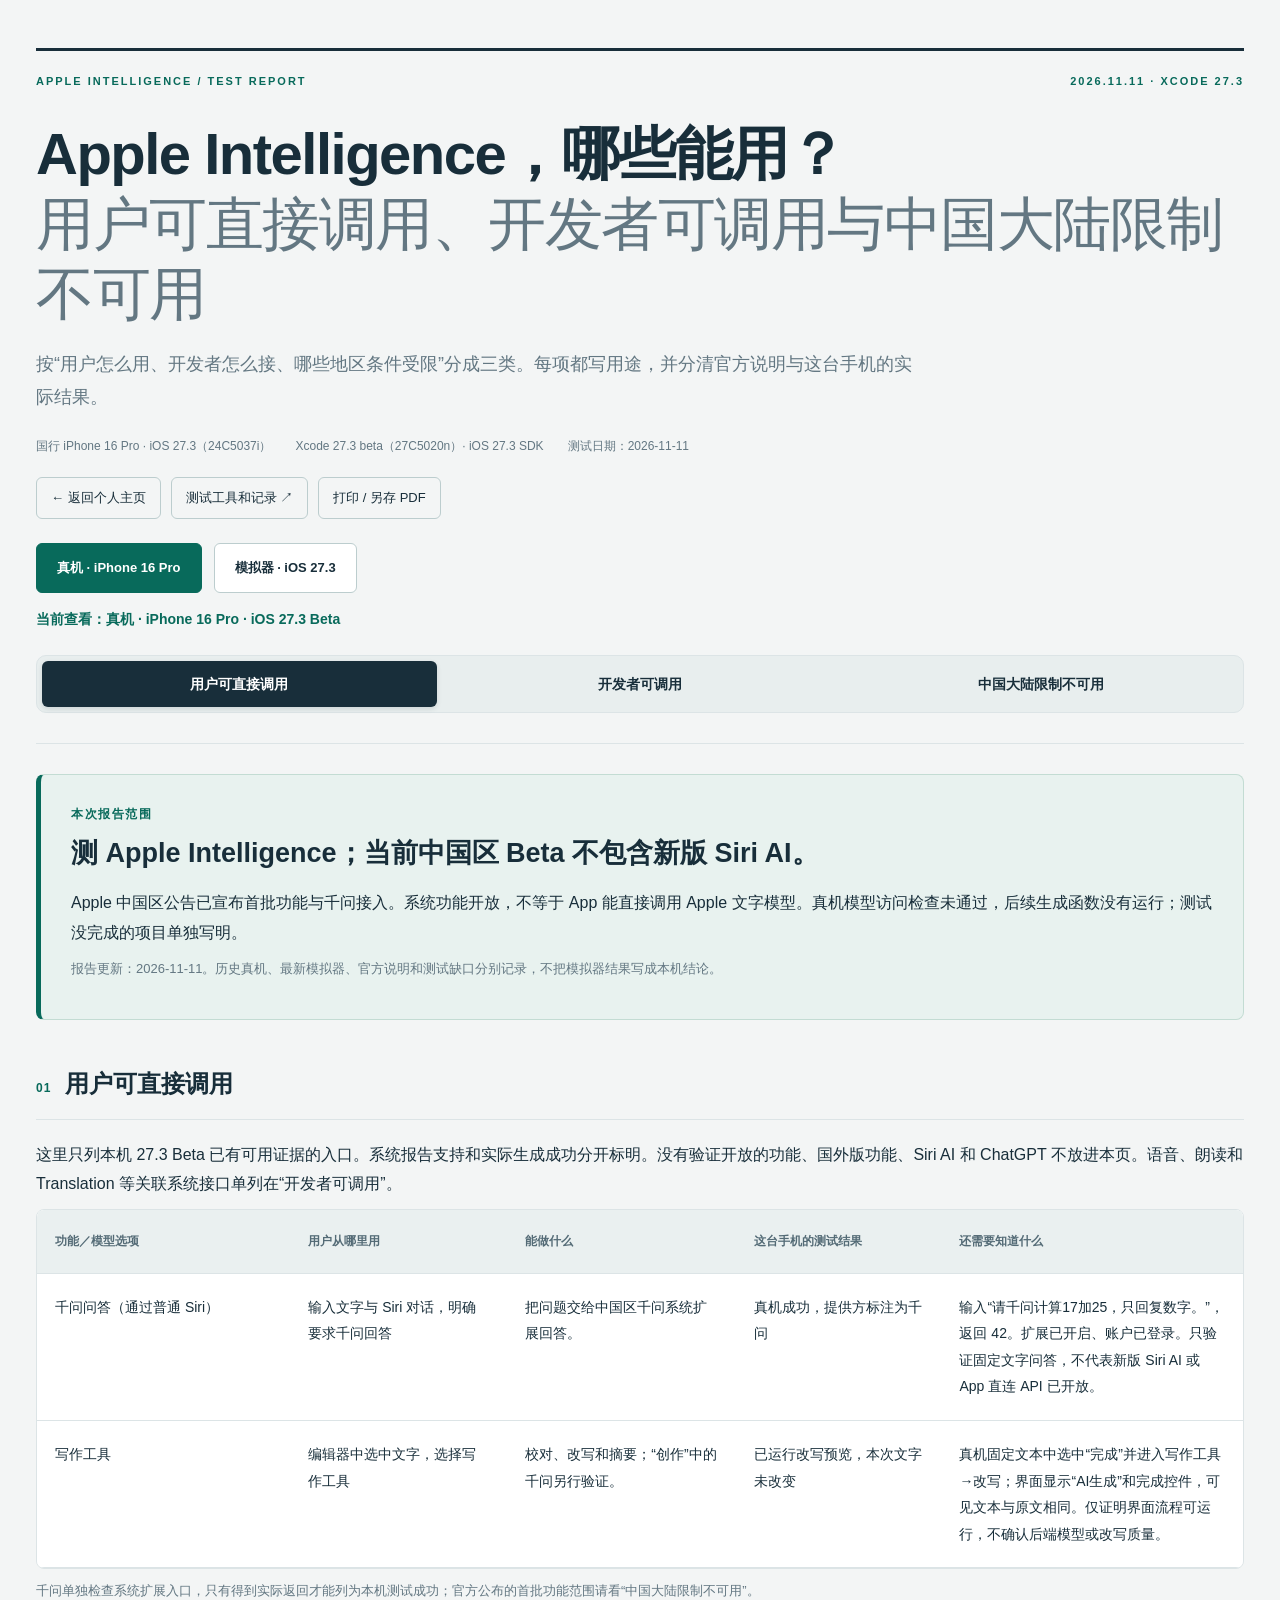
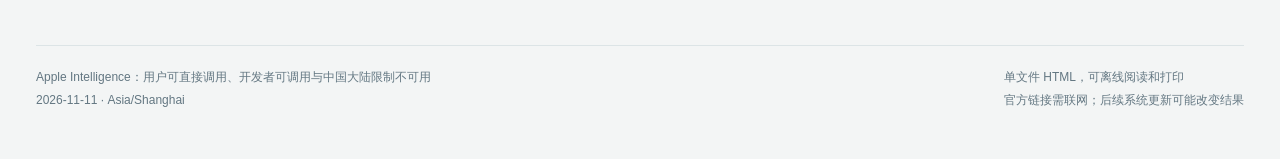
<file: other/siri-ai-api-report.html>
<!doctype html><html lang="zh-CN"><head><meta charset="utf-8"><meta name="viewport" content="width=device-width,initial-scale=1"><title>Apple Intelligence：用户可直接调用、开发者可调用与中国大陆限制不可用 · 2026-11-11</title><style>
:root{--bg:#f3f5f5;--paper:#fff;--ink:#182e3a;--muted:#637782;--line:#dce4e6;--teal:#086a5b;--amber:#8a590c;--red:#a34038;--blue:#375e91}*{box-sizing:border-box}html{scroll-behavior:smooth}body{margin:0;color:var(--ink);background:var(--bg);font:16px/1.85 -apple-system,BlinkMacSystemFont,"PingFang SC","Microsoft YaHei",sans-serif}a{color:var(--teal);text-underline-offset:4px}main{max-width:1180px;padding:48px 42px;margin:auto}.topline{display:flex;justify-content:space-between;gap:20px;font-size:11px;font-weight:700;letter-spacing:2px;color:var(--teal)}header{border-top:3px solid var(--ink);border-bottom:1px solid var(--line);padding:20px 0 30px}h1{font-size:clamp(32px,5.2vw,58px);line-height:1.2;letter-spacing:-1.5px;margin:28px 0 20px}h1 span{font-weight:400;color:var(--muted)}.lead{font-size:18px;color:var(--muted);max-width:880px}.meta{display:flex;gap:8px 24px;flex-wrap:wrap;color:var(--muted);font-size:12px;margin:20px 0}.actions{display:flex;flex-wrap:wrap;gap:10px}button,.action{font:inherit;font-size:13px;padding:8px 14px;border:1px solid #bccdce;background:transparent;color:var(--ink);border-radius:6px;cursor:pointer;text-decoration:none}button:hover,.action:hover,button[aria-pressed="true"]{background:var(--ink);color:#fff}.verdict{padding:28px 30px;margin:30px 0;background:#e8f2ef;border:1px solid #c3dcd3;border-left:5px solid var(--teal);border-radius:8px}.kicker{font-size:12px;font-weight:700;color:var(--teal);letter-spacing:1.5px}.verdict h2{font-size:27px;line-height:1.5;margin:8px 0 14px}.verdict p{margin:10px 0}.small{font-size:13px;color:var(--muted)}.metrics{display:grid;grid-template-columns:repeat(4,1fr);gap:14px;margin:28px 0 42px}.metric{background:var(--paper);border:1px solid var(--line);border-radius:8px;padding:20px}.metric b{display:block;font-size:28px;line-height:1.4;margin:8px 0}.metric small{display:block;font-size:12px;color:var(--muted)}section{margin:42px 0}.section-head{display:flex;align-items:baseline;gap:14px;border-bottom:1px solid var(--line);padding-bottom:12px;margin-bottom:20px}.section-head>span{font-size:12px;font-weight:700;letter-spacing:1px;color:var(--teal)}.section-head h2{font-size:24px;margin:0}.grid{display:grid;grid-template-columns:1fr 1fr;gap:20px}.panel{border:1px solid var(--line);border-radius:8px;padding:24px;background:#fff}h3{font-size:18px;margin:0 0 12px}p{margin:10px 0}dl{display:grid;grid-template-columns:90px 1fr;gap:10px 16px;margin:0;font-size:14px}dt{color:var(--muted)}dd{margin:0}.badge{display:inline-block;padding:3px 8px;border-radius:4px;font-size:12px;font-weight:600;line-height:1.7}.ok{color:#17694e;background:#e5f0e8}.blocked{color:#964036;background:#f8e8e2}.partial{color:#326080;background:#e7eff7}.pending{color:#835a12;background:#f7eedb}.filters{display:flex;gap:8px;flex-wrap:wrap;margin:20px 0}.search{display:block;font:inherit;font-size:14px;width:100%;padding:12px 14px;border:1px solid #bdccd0;border-radius:6px;margin:12px 0;background:#fff}.table-wrap{overflow-x:auto;border:1px solid var(--line);border-radius:8px}table{width:100%;border-collapse:collapse;font-size:13px;background:#fff;text-align:left}th,td{padding:16px 14px;border-bottom:1px solid var(--line);vertical-align:top}th{background:#eaf0f0;font-size:12px;color:#546b76}th:first-child{width:26%}th:nth-child(2){width:16%}td strong{display:block;font-size:13px;overflow-wrap:anywhere}td small{display:block;margin-top:6px;color:var(--muted);font-size:11px}code,pre{font-family:ui-monospace,SFMono-Regular,Menlo,monospace}code{font-size:.88em;overflow-wrap:anywhere}pre{background:#152934;color:#deecea;padding:22px;border-radius:8px;white-space:pre-wrap;overflow-wrap:anywhere;font-size:12px;line-height:1.8;max-height:520px;overflow-y:auto}.note{background:#edf2f4;border-left:3px solid #819eaa;border-radius:4px;padding:16px 20px;font-size:14px;margin:20px 0}.warning{background:#faf2e6;border-color:#c6a362}.lists{padding-left:20px;font-size:14px}.lists li{padding:5px 0}.timeline{padding-left:20px;border-left:2px solid #c3d8d0;margin:20px 0}.timeline article{padding:0 0 20px 10px}.timeline time{font-size:12px;color:var(--teal);font-weight:600}.timeline h3{margin:3px 0;font-size:16px}.timeline p{font-size:13px;color:var(--muted);margin:4px 0}details{background:#fff;border:1px solid var(--line);border-radius:8px;padding:16px 20px;margin:16px 0}summary{cursor:pointer;font-size:14px;font-weight:600}.sources{display:grid;grid-template-columns:1fr 1fr;gap:16px 30px;padding-left:20px;font-size:13px}.sources li{padding:0 8px 6px}.sources p{font-size:12px;color:var(--muted);margin:4px 0}.checklist{counter-reset:step;padding:0;list-style:none}.checklist li{display:flex;gap:14px;padding:14px 0;border-bottom:1px solid var(--line);font-size:14px}.checklist li:before{counter-increment:step;content:counter(step,decimal-leading-zero);font-size:12px;font-weight:700;color:var(--teal);padding-top:3px}.checklist strong{display:block}.checklist p{font-size:13px;color:var(--muted);margin:3px 0}footer{border-top:1px solid var(--line);display:flex;justify-content:space-between;gap:20px;padding-top:20px;font-size:12px;color:var(--muted)}[hidden]{display:none!important}@media(max-width:800px){main{padding:24px 20px}.topline{letter-spacing:1px}.grid,.sources{grid-template-columns:1fr}.metrics{grid-template-columns:1fr 1fr}.metric b{font-size:24px}.metric{padding:16px}.verdict{padding:22px}.verdict h2{font-size:23px}table{min-width:900px}footer{flex-direction:column}}@media print{body{background:#fff;font-size:10pt}main{padding:0;max-width:none}.actions,.filters,.search,.filter-count{display:none}h1{font-size:29pt}.lead{font-size:11pt}header{padding-bottom:14px}.verdict{padding:15px 20px;margin:20px 0}.verdict h2{font-size:17pt}.metrics{margin:20px 0;gap:10px}.metric{padding:12px}.metric b{font-size:18pt}section{margin:24px 0}.section-head h2{font-size:16pt}.panel{padding:16px}table{font-size:8pt;min-width:0}th,td{padding:9px 7px}td strong{font-size:8pt}.badge{font-size:7pt}.table-wrap{overflow:visible}.result-row[hidden]{display:table-row!important}pre{max-height:none;overflow:visible;color:#182e3a;background:#eef2f1;font-size:8pt}.metric,.panel,.verdict,tr,.timeline article{break-inside:avoid}a{text-decoration:none}.sources{font-size:9pt}.sources p,.small{font-size:8pt}footer{font-size:8pt}*{-webkit-print-color-adjust:exact;print-color-adjust:exact}}

figure img{width:100%;max-width:230px;border:1px solid var(--line);border-radius:15px}figure{margin:0}figcaption{font-size:12px;color:var(--muted)}.evidence-grid{display:grid;grid-template-columns:250px 1fr;gap:24px}.user-table th:first-child{width:21%}.user-table th:nth-child(2){width:19%}.policy-table th:first-child{width:23%}.policy-table th:nth-child(2){width:40%}.technical{font-size:13px;color:var(--muted)}@media(max-width:800px){.evidence-grid{grid-template-columns:1fr}table{min-width:900px}}
.report-tabs{display:grid;grid-template-columns:repeat(3,minmax(0,1fr));gap:6px;padding:5px;margin-top:22px;border:1px solid var(--line);border-radius:10px;background:#e8eeee}.report-tabs [role="tab"]{border:0;border-radius:6px;padding:12px 10px;font-size:14px;font-weight:600;line-height:1.6}.report-tabs [aria-selected="true"]{background:var(--ink);color:#fff;box-shadow:0 2px 5px #182e3a20}.report-tabs [role="tab"]:focus-visible{outline:3px solid var(--teal);outline-offset:2px}.report-panel[hidden]{display:none!important}.report-panel:focus-visible{outline:2px solid var(--teal);outline-offset:8px}@media(max-width:600px){.report-tabs [role="tab"]{padding:10px 5px;font-size:12px}}@media print{.report-tabs{display:none}}

main{max-width:1520px;padding-left:36px;padding-right:36px}.table-wrap table{table-layout:fixed}th,td{padding:20px 18px;line-height:1.9}td{font-size:14px}td small{overflow-wrap:anywhere;word-break:normal;line-height:1.75}td strong{font-size:14px;line-height:1.75}.badge{white-space:nowrap;word-break:keep-all}.dev-table{min-width:1120px}.dev-table th:nth-child(1){width:24%}.dev-table th:nth-child(2){width:18%}.dev-table th:nth-child(3){width:13%}.dev-table th:nth-child(4){width:25%}.dev-table th:nth-child(5){width:20%}.user-table{min-width:1120px}.user-table th:nth-child(1){width:21%}.user-table th:nth-child(2){width:18%}.user-table th:nth-child(3){width:19%}.user-table th:nth-child(4){width:17%}.user-table th:nth-child(5){width:25%}.policy-table{min-width:900px}.policy-table th:nth-child(1){width:21%}.policy-table th:nth-child(2){width:35%}.policy-table th:nth-child(3){width:32%}.policy-table th:nth-child(4){width:12%}@media(max-width:800px){main{padding-left:20px;padding-right:20px}}@media print{main{padding:0}.table-wrap table{min-width:0!important}th,td{padding:9px 7px;font-size:8pt}td strong{font-size:8pt}.badge{font-size:7pt}}
.api-list{display:grid;grid-template-columns:repeat(2,minmax(0,1fr));gap:24px;margin:24px 0 36px}.api-list .result-row{background:#fff;border:1px solid var(--line);border-radius:12px;padding:28px;min-width:0}.api-heading{display:flex;align-items:flex-start;gap:16px;justify-content:space-between}.api-heading h3{font-size:20px;line-height:1.5;margin:0 0 6px}.api-heading .technical{font-size:12px;overflow-wrap:anywhere;margin:0}.api-use{margin:20px 0;font-size:15px;line-height:1.9}.api-condition{font-size:13px;color:var(--muted);line-height:1.85}.test-feedback{margin:20px 0 0;padding:16px 18px;background:#f5f8f8}.test-feedback summary{font-size:13px}.test-feedback dl{margin-top:18px;grid-template-columns:76px minmax(0,1fr);line-height:1.85;gap:14px}.unavailable,.retired{color:#964036;background:#f8e8e2}.dependent{color:#835a12;background:#f7eedb}.api-heading .badge{flex-shrink:0}@media(max-width:1000px){.api-list{grid-template-columns:1fr}}@media(max-width:600px){.api-list .result-row{padding:22px}.api-heading{flex-direction:column;gap:12px}}@media print{.api-list{grid-template-columns:1fr}.api-list .result-row{padding:16px;break-inside:avoid}.test-feedback{display:block}.test-feedback dl{display:grid}.api-heading h3{font-size:12pt}.api-use{font-size:10pt}}
.environment-switch{display:flex;gap:12px;flex-wrap:wrap;margin-top:24px}.environment-switch button{padding:12px 20px;font-weight:600;background:#fff}.environment-switch button[aria-pressed=true]{background:var(--teal);color:#fff;border-color:var(--teal)}.environment-label{font-size:14px;font-weight:600;color:var(--teal);margin:14px 0}.environment-tag{font-size:11px;color:var(--teal);margin:8px 0 0}.not_ready{color:#835a12;background:#f7eedb}@media print{.environment-switch{display:none}.result-row[hidden]{display:none!important}}
.configured{color:#326080;background:#e7eff7}
</style></head><body><main>
<header><div class="topline"><span>APPLE INTELLIGENCE / TEST REPORT</span><span>2026.11.11 · XCODE 27.3</span></div><h1>Apple Intelligence，哪些能用？<br><span>用户可直接调用、开发者可调用与中国大陆限制不可用</span></h1><p class="lead">按“用户怎么用、开发者怎么接、哪些地区条件受限”分成三类。每项都写用途，并分清官方说明与这台手机的实际结果。</p><div class="meta"><span>国行 iPhone 16 Pro · iOS 27.3（24C5037i）</span><span>Xcode 27.3 beta（27C5020n）· iOS 27.3 SDK</span><span>测试日期：2026-11-11</span></div><div class="actions"><a class="action" href="../#other">← 返回个人主页</a><a class="action" href="https://github.com/Coulson-joyful/siri-ai-api-probe">测试工具和记录 ↗</a><button onclick="window.print()">打印 / 另存 PDF</button></div><div class="environment-switch" role="group" aria-label="选择测试环境"><button type="button" data-env-select="physical" aria-pressed="true">真机 · iPhone 16 Pro</button><button type="button" data-env-select="simulator" aria-pressed="false">模拟器 · iOS 27.3</button></div><p id="environment-label" class="environment-label">当前查看：真机 · iPhone 16 Pro · iOS 27.3 Beta</p><div class="report-tabs" role="tablist" aria-label="报告分类"><button type="button" role="tab" id="tab-users" aria-controls="users" aria-selected="true" tabindex="0">用户可直接调用</button><button type="button" role="tab" id="tab-developers" aria-controls="developers" aria-selected="false" tabindex="-1">开发者可调用</button><button type="button" role="tab" id="tab-mainland" aria-controls="mainland" aria-selected="false" tabindex="-1">中国大陆限制不可用</button></div></header>
<div class="verdict"><div class="kicker">本次报告范围</div><h2>测 Apple Intelligence；当前中国区 Beta 不包含新版 Siri AI。</h2><p>Apple 中国区公告已宣布首批功能与千问接入。系统功能开放，不等于 App 能直接调用 Apple 文字模型。真机模型访问检查未通过，后续生成函数没有运行；测试没完成的项目单独写明。</p><p class="small">报告更新：2026-11-11。历史真机、最新模拟器、官方说明和测试缺口分别记录，不把模拟器结果写成本机结论。</p></div>
<section id="users" class="report-panel" role="tabpanel" aria-labelledby="tab-users" tabindex="0"><div class="section-head"><span>01</span><h2>用户可直接调用</h2></div>
<div data-environment="physical"><p>这里只列本机 27.3 Beta 已有可用证据的入口。系统报告支持和实际生成成功分开标明。没有验证开放的功能、国外版功能、Siri AI 和 ChatGPT 不放进本页。语音、朗读和 Translation 等关联系统接口单列在“开发者可调用”。</p>
<div class="table-wrap"><table class="user-table"><thead><tr><th>功能／模型选项</th><th>用户从哪里用</th><th>能做什么</th><th>这台手机的测试结果</th><th>还需要知道什么</th></tr></thead><tbody>
<tr><td>千问问答（通过普通 Siri）</td><td>输入文字与 Siri 对话，明确要求千问回答</td><td>把问题交给中国区千问系统扩展回答。</td><td>真机成功，提供方标注为千问</td><td>输入“请千问计算17加25，只回复数字。”，返回 42。扩展已开启、账户已登录。只验证固定文字问答，不代表新版 Siri AI 或 App 直连 API 已开放。</td></tr>
<tr><td>写作工具</td><td>编辑器中选中文字，选择写作工具</td><td>校对、改写和摘要；“创作”中的千问另行验证。</td><td>已运行改写预览，本次文字未改变</td><td>真机固定文本中选中“完成”并进入写作工具→改写；界面显示“AI生成”和完成控件，可见文本与原文相同。仅证明界面流程可运行，不确认后端模型或改写质量。</td></tr>
</tbody></table></div><p class="small">千问单独检查系统扩展入口，只有得到实际返回才能列为本机测试成功；官方公布的首批功能范围请看“中国大陆限制不可用”。</p></div><div data-environment="simulator" hidden><div class="note"><strong>模拟器暂未验证出可直接完成的 Apple Intelligence 用户功能。</strong><p>千问系统扩展入口已经找到，但设置页为空白，尚未完成启用或取得回答。写作工具与图乐园查询均为 false。这里不展示真机翻译或朗读结果。</p></div></div>
</section>
<section id="developers" class="report-panel" role="tabpanel" aria-labelledby="tab-developers" tabindex="0" hidden><div class="section-head"><span>02</span><h2>开发者可调用</h2></div>
<p>先看接口用途和开放条件，再看本轮测试反馈。Apple 设备端模型、PCC、系统写作工具、千问扩展是不同入口；函数、参数和模型也分别说明。语音识别、朗读和 Translation 是关联系统接口，它们成功不代表 Apple 大模型已开放。</p><div class="note">“函数接口未开放”指当前本机无法访问，不表示 SDK 没有这个声明。子函数未执行时标明前置阻断；测试运行器、资源、回调或缺少操作造成的缺口，标为“测试尚未完成”。</div><input id="search" class="search" aria-label="搜索接口及用途" placeholder="搜索接口或用途，例如：摘要、语音、推理"><div class="filters"><button data-filter="all" aria-pressed="true">全部接口</button><button data-filter="ok" aria-pressed="false">已测试成功</button><button data-filter="partial" aria-pressed="false">已运行，需看结果</button><button data-filter="unavailable" aria-pressed="false">函数接口未开放</button><button data-filter="dependent" aria-pressed="false">前置未开放，无法测试</button><button data-filter="pending" aria-pressed="false">测试尚未完成</button><button data-filter="retired" aria-pressed="false">接口已停用</button><button data-filter="not_ready" aria-pressed="false">模拟器条件未就绪</button><button data-filter="configured" aria-pressed="false">配置可调用，生成未验证</button></div><p id="count" class="small filter-count"></p><div class="api-list">
<article class="result-row" data-environment="physical" data-state="unavailable"><div class="api-heading"><div><h3>手机里的文字模型（默认入口）</h3><p class="technical">SystemLanguageModel.default · 端侧模型</p><p class="environment-tag">真机 · iPhone 16 Pro</p></div><span class="badge unavailable">函数接口未开放</span></div><p class="api-use">App 访问 Apple 设备端文字模型的默认入口。开发者把提示词交给会话，再取得文字或指定格式的结果。它不是 Siri 聊天窗口，也不是千问扩展。</p><p class="api-condition"><strong>开放条件：</strong>公开 SDK 提供接入方式；当前模型必须通过 availability 检查，并支持本次使用的能力。 <a href="https://developer.apple.com/documentation/foundationmodels">官方说明 ↗</a></p><details class="test-feedback"><summary>本轮测试反馈 · 函数接口未开放</summary><dl><dt>执行到哪</dt><dd>本轮真机已执行访问状态查询；没有执行生成请求。</dd><dt>实际记录</dt><dd>availability=unavailable(FoundationModels.SystemLanguageModel.Availability.UnavailableReason.deviceNotEligible); isAvailable=false; zh-Hans-CN=true; guidedGeneration=true; toolCalling=true; vision=true</dd><dt>原因判断</dt><dd>以前置模型实际返回为准；不能把未执行的子函数当作单独收到拒绝，也不由此推断唯一地区原因。</dd><dt>还缺哪步</dt><dd>先满足模型访问条件；不能靠反复运行子函数解决。具体地区、账户或设备原因仍需对照验证。</dd></dl></details></article>
<article class="result-row" data-environment="physical" data-state="unavailable"><div class="api-heading"><div><h3>通用文字处理</h3><p class="technical">SystemLanguageModel(.general) · 端侧用途配置</p><p class="environment-tag">真机 · iPhone 16 Pro</p></div><span class="badge unavailable">函数接口未开放</span></div><p class="api-use">useCase 是选择用途的参数；general 表示通用文字任务，例如摘要、改写、提取待办。它不是一个额外可选的模型品牌。</p><p class="api-condition"><strong>开放条件：</strong>公开 SDK 提供接入方式；当前模型必须通过 availability 检查，并支持本次使用的能力。 <a href="https://developer.apple.com/documentation/foundationmodels">官方说明 ↗</a></p><details class="test-feedback"><summary>本轮测试反馈 · 函数接口未开放</summary><dl><dt>执行到哪</dt><dd>本轮真机已执行访问状态查询；没有执行生成请求。</dd><dt>实际记录</dt><dd>availability=unavailable(FoundationModels.SystemLanguageModel.Availability.UnavailableReason.deviceNotEligible); isAvailable=false; zh-Hans-CN=true; guidedGeneration=true; toolCalling=true; vision=true</dd><dt>原因判断</dt><dd>以前置模型实际返回为准；不能把未执行的子函数当作单独收到拒绝，也不由此推断唯一地区原因。</dd><dt>还缺哪步</dt><dd>先满足模型访问条件；不能靠反复运行子函数解决。具体地区、账户或设备原因仍需对照验证。</dd></dl></details></article>
<article class="result-row" data-environment="physical" data-state="unavailable"><div class="api-heading"><div><h3>自动给内容打标签</h3><p class="technical">SystemLanguageModel(.contentTagging) · 端侧用途配置</p><p class="environment-tag">真机 · iPhone 16 Pro</p></div><span class="badge unavailable">函数接口未开放</span></div><p class="api-use">contentTagging 是内容分类用途，例如给一篇日记提取主题、情绪、动作或物体标签。应检查返回的标签是否符合输入，而非只看请求是否完成。</p><p class="api-condition"><strong>开放条件：</strong>公开 SDK 提供接入方式；当前模型必须通过 availability 检查，并支持本次使用的能力。 <a href="https://developer.apple.com/documentation/foundationmodels">官方说明 ↗</a></p><details class="test-feedback"><summary>本轮测试反馈 · 函数接口未开放</summary><dl><dt>执行到哪</dt><dd>本轮真机已执行访问状态查询；没有执行生成请求。</dd><dt>实际记录</dt><dd>availability=unavailable(FoundationModels.SystemLanguageModel.Availability.UnavailableReason.deviceNotEligible); isAvailable=false; zh-Hans-CN=true; guidedGeneration=true; toolCalling=true; vision=true</dd><dt>原因判断</dt><dd>以前置模型实际返回为准；不能把未执行的子函数当作单独收到拒绝，也不由此推断唯一地区原因。</dd><dt>还缺哪步</dt><dd>先满足模型访问条件；不能靠反复运行子函数解决。具体地区、账户或设备原因仍需对照验证。</dd></dl></details></article>
<article class="result-row" data-environment="physical" data-state="dependent"><div class="api-heading"><div><h3>一次返回完整回答</h3><p class="technical">respond · 模型调用机制</p><p class="environment-tag">真机 · iPhone 16 Pro</p></div><span class="badge dependent">前置未开放，无法测试</span></div><p class="api-use">会话的一次生成方法。to 传入问题或材料，options 控制生成方式；调用方等待完整结果，再读取 content。例如把一段固定文字总结成一句话。</p><p class="api-condition"><strong>开放条件：</strong>公开 SDK 提供接入方式；当前模型必须通过 availability 检查，并支持本次使用的能力。 <a href="https://developer.apple.com/documentation/foundationmodels">官方说明 ↗</a></p><details class="test-feedback"><summary>本轮测试反馈 · 前置未开放，无法测试</summary><dl><dt>执行到哪</dt><dd>前置函数权限未开放，导致无法测试生成；这里指模型访问条件未通过。</dd><dt>实际记录</dt><dd>availability=unavailable(FoundationModels.SystemLanguageModel.Availability.UnavailableReason.deviceNotEligible); isAvailable=false; zh-Hans-CN=true; guidedGeneration=true; toolCalling=true; vision=true</dd><dt>原因判断</dt><dd>以前置模型实际返回为准；不能把未执行的子函数当作单独收到拒绝，也不由此推断唯一地区原因。</dd><dt>还缺哪步</dt><dd>前置模型可访问后，用固定输入运行并核对输出；当前不能评价该子函数是否正常。</dd></dl></details></article>
<article class="result-row" data-environment="physical" data-state="dependent"><div class="api-heading"><div><h3>边生成边显示回答</h3><p class="technical">streamResponse · 模型调用机制</p><p class="environment-tag">真机 · iPhone 16 Pro</p></div><span class="badge dependent">前置未开放，无法测试</span></div><p class="api-use">会话的分段生成方法。输入提示词后，程序持续接收生成过程中的结果，适合边生成边显示。应验证确实收到更新，以及最终文字是否正确。</p><p class="api-condition"><strong>开放条件：</strong>公开 SDK 提供接入方式；当前模型必须通过 availability 检查，并支持本次使用的能力。 <a href="https://developer.apple.com/documentation/foundationmodels">官方说明 ↗</a></p><details class="test-feedback"><summary>本轮测试反馈 · 前置未开放，无法测试</summary><dl><dt>执行到哪</dt><dd>前置函数权限未开放，导致无法测试生成；这里指模型访问条件未通过。</dd><dt>实际记录</dt><dd>availability=unavailable(FoundationModels.SystemLanguageModel.Availability.UnavailableReason.deviceNotEligible); isAvailable=false; zh-Hans-CN=true; guidedGeneration=true; toolCalling=true; vision=true</dd><dt>原因判断</dt><dd>以前置模型实际返回为准；不能把未执行的子函数当作单独收到拒绝，也不由此推断唯一地区原因。</dd><dt>还缺哪步</dt><dd>前置模型可访问后，用固定输入运行并核对输出；当前不能评价该子函数是否正常。</dd></dl></details></article>
<article class="result-row" data-environment="physical" data-state="configured"><div class="api-heading"><div><h3>按指定格式生成结果</h3><p class="technical">@Generable · 模型调用机制</p><p class="environment-tag">真机 · iPhone 16 Pro</p></div><span class="badge configured">配置可调用，生成未验证</span></div><p class="api-use">标在 Swift 数据类型上的宏，让模型按指定字段生成结果。例如定义 greeting 字段后，取回结构化数据，而非自行从一段回答里猜字段。generating 指定目标类型。</p><p class="api-condition"><strong>开放条件：</strong>参数、类型和普通业务函数可独立构造或执行；真实模型生成和模型选工具另需前置模型可访问。 <a href="https://developer.apple.com/documentation/foundationmodels">官方说明 ↗</a></p><details class="test-feedback"><summary>本轮测试反馈 · 配置可调用，生成未验证</summary><dl><dt>执行到哪</dt><dd>独立 Swift 探针已执行配置、构造或业务函数断言；未执行模型生成。</dd><dt>实际记录</dt><dd>member initialization=passed; greeting=你好; schema={
  &quot;additionalProperties&quot; : false,
  &quot;properties&quot; : {
    &quot;greeting&quot; : {
      &quot;description&quot; : &quot;简体中文的一句简短问候&quot;,
      &quot;type&quot; : &quot;string&quot;
    }
  },
  &quot;required&quot; : [
    &quot;greeting&quot;
  ],
  &quot;title&quot; : &quot;ShortAnswer&quot;,
  &quot;type&quot; : &quot;object&quot;,
  &quot;x-order&quot; : [
    &quot;greeting&quot;
  ]
}</dd><dt>原因判断</dt><dd>配置／类型／普通函数可以运行。只有真实生成、模型选工具或参数对回答的影响仍依赖模型就绪。</dd><dt>还缺哪步</dt><dd>模型可访问后再验证真实生成效果，不重复把配置构造标为未开放。</dd></dl></details></article>
<article class="result-row" data-environment="physical" data-state="configured"><div class="api-heading"><div><h3>让模型调用 App 功能</h3><p class="technical">Tool · 模型调用机制</p><p class="environment-tag">真机 · iPhone 16 Pro</p></div><span class="badge configured">配置可调用，生成未验证</span></div><p class="api-use">开发者声明模型可调用的 App 工具：name 和 description 解释用途，Arguments 定义参数，call(arguments:) 执行业务并返回结果。需要同时检查工具是否真正被调用、参数和回答是否正确。</p><p class="api-condition"><strong>开放条件：</strong>参数、类型和普通业务函数可独立构造或执行；真实模型生成和模型选工具另需前置模型可访问。 <a href="https://developer.apple.com/documentation/foundationmodels">官方说明 ↗</a></p><details class="test-feedback"><summary>本轮测试反馈 · 配置可调用，生成未验证</summary><dl><dt>执行到哪</dt><dd>独立 Swift 探针已执行配置、构造或业务函数断言；未执行模型生成。</dd><dt>实际记录</dt><dd>key=fixture; calls=1; output=校验码：ORCHID-731; assertions=passed; invokedByModel=false</dd><dt>原因判断</dt><dd>配置／类型／普通函数可以运行。只有真实生成、模型选工具或参数对回答的影响仍依赖模型就绪。</dd><dt>还缺哪步</dt><dd>模型可访问后再验证真实生成效果，不重复把配置构造标为未开放。</dd></dl></details></article>
<article class="result-row" data-environment="physical" data-state="configured"><div class="api-heading"><div><h3>让模型看图</h3><p class="technical">Attachment／图像理解 · 模型调用机制</p><p class="environment-tag">真机 · iPhone 16 Pro</p></div><span class="badge configured">配置可调用，生成未验证</span></div><p class="api-use">把图片等附件连同问题传给支持该能力的模型。例如传入白底红色方块，询问颜色和形状。附件只是输入，不是生图接口，也不是另一套模型。</p><p class="api-condition"><strong>开放条件：</strong>参数、类型和普通业务函数可独立构造或执行；真实模型生成和模型选工具另需前置模型可访问。 <a href="https://developer.apple.com/documentation/foundationmodels">官方说明 ↗</a></p><details class="test-feedback"><summary>本轮测试反馈 · 配置可调用，生成未验证</summary><dl><dt>执行到哪</dt><dd>独立 Swift 探针已执行配置、构造或业务函数断言；未执行模型生成。</dd><dt>实际记录</dt><dd>image=128x128 white background red square; attachment initialized; profile session initialized; isResponding=false</dd><dt>原因判断</dt><dd>配置／类型／普通函数可以运行。只有真实生成、模型选工具或参数对回答的影响仍依赖模型就绪。</dd><dt>还缺哪步</dt><dd>模型可访问后再验证真实生成效果，不重复把配置构造标为未开放。</dd></dl></details></article>
<article class="result-row" data-environment="physical" data-state="configured"><div class="api-heading"><div><h3>随 App 状态调整模型用法</h3><p class="technical">DynamicProfile · 模型调用机制</p><p class="environment-tag">真机 · iPhone 16 Pro</p></div><span class="badge configured">配置可调用，生成未验证</span></div><p class="api-use">根据 App 当前状态切换会话的指令、工具或模型配置。适合多步骤流程；应改变测试阶段后再提问，检查回答是否跟着切换。</p><p class="api-condition"><strong>开放条件：</strong>参数、类型和普通业务函数可独立构造或执行；真实模型生成和模型选工具另需前置模型可访问。 <a href="https://developer.apple.com/documentation/foundationmodels">官方说明 ↗</a></p><details class="test-feedback"><summary>本轮测试反馈 · 配置可调用，生成未验证</summary><dl><dt>执行到哪</dt><dd>独立 Swift 探针已执行配置、构造或业务函数断言；未执行模型生成。</dd><dt>实际记录</dt><dd>image=128x128 white background red square; attachment initialized; profile session initialized; isResponding=false</dd><dt>原因判断</dt><dd>配置／类型／普通函数可以运行。只有真实生成、模型选工具或参数对回答的影响仍依赖模型就绪。</dd><dt>还缺哪步</dt><dd>模型可访问后再验证真实生成效果，不重复把配置构造标为未开放。</dd></dl></details></article>
<article class="result-row" data-environment="physical" data-state="unavailable"><div class="api-heading"><div><h3>Apple 云端文字模型</h3><p class="technical">PrivateCloudComputeLanguageModel · 云端模型</p><p class="environment-tag">真机 · iPhone 16 Pro</p></div><span class="badge unavailable">函数接口未开放</span></div><p class="api-use">App 访问 Apple PCC 云端模型的入口，用于较长材料和较复杂推理。通过 LanguageModelSession 使用；它与中国区用户在 Siri 中选用千问是两个不同的接入途径。</p><p class="api-condition"><strong>开放条件：</strong>需要 Apple Intelligence 支持设备、PCC 访问资格、专用 entitlement、受支持分发方式及网络。 <a href="https://developer.apple.com/documentation/foundationmodels">官方说明 ↗</a></p><details class="test-feedback"><summary>本轮测试反馈 · 函数接口未开放</summary><dl><dt>执行到哪</dt><dd>本轮真机已执行访问状态查询；没有执行生成请求。</dd><dt>实际记录</dt><dd>availability=unavailable(FoundationModels.PrivateCloudComputeLanguageModel.Availability.UnavailableReason.deviceNotEligible); isAvailable=false; requestSent=false</dd><dt>原因判断</dt><dd>以前置模型实际返回为准；不能把未执行的子函数当作单独收到拒绝，也不由此推断唯一地区原因。 App 缺少 PCC 专用 entitlement 是另一个已确认的接入缺口。</dd><dt>还缺哪步</dt><dd>先满足模型访问条件；不能靠反复运行子函数解决。具体地区、账户或设备原因仍需对照验证。</dd></dl></details></article>
<article class="result-row" data-environment="physical" data-state="configured"><div class="api-heading"><div><h3>PCC light</h3><p class="technical">PCC light · 云端推理配置</p><p class="environment-tag">真机 · iPhone 16 Pro</p></div><span class="badge configured">配置可调用，生成未验证</span></div><p class="api-use">reasoningLevel 的轻量推理选项。它设置云端请求的推理程度，不是另一个模型。需要与其他档位使用相同题目，实际比较结果及耗时。</p><p class="api-condition"><strong>开放条件：</strong>参数、类型和普通业务函数可独立构造或执行；真实模型生成和模型选工具另需前置模型可访问。 <a href="https://developer.apple.com/documentation/foundationmodels">官方说明 ↗</a></p><details class="test-feedback"><summary>本轮测试反馈 · 配置可调用，生成未验证</summary><dl><dt>执行到哪</dt><dd>独立 Swift 探针已执行配置、构造或业务函数断言；未执行模型生成。</dd><dt>实际记录</dt><dd>reasoningLevel=light; includeSchemaInPrompt=true; assertions=passed</dd><dt>原因判断</dt><dd>配置／类型／普通函数可以运行。只有真实生成、模型选工具或参数对回答的影响仍依赖模型就绪。</dd><dt>还缺哪步</dt><dd>模型可访问后再验证真实生成效果，不重复把配置构造标为未开放。</dd></dl></details></article>
<article class="result-row" data-environment="physical" data-state="configured"><div class="api-heading"><div><h3>PCC moderate</h3><p class="technical">PCC moderate · 云端推理配置</p><p class="environment-tag">真机 · iPhone 16 Pro</p></div><span class="badge configured">配置可调用，生成未验证</span></div><p class="api-use">reasoningLevel 的中等推理选项。用途同属 PCC 推理设置；选中此值并不保证某个固定速度或准确率。</p><p class="api-condition"><strong>开放条件：</strong>参数、类型和普通业务函数可独立构造或执行；真实模型生成和模型选工具另需前置模型可访问。 <a href="https://developer.apple.com/documentation/foundationmodels">官方说明 ↗</a></p><details class="test-feedback"><summary>本轮测试反馈 · 配置可调用，生成未验证</summary><dl><dt>执行到哪</dt><dd>独立 Swift 探针已执行配置、构造或业务函数断言；未执行模型生成。</dd><dt>实际记录</dt><dd>reasoningLevel=moderate; includeSchemaInPrompt=true; assertions=passed</dd><dt>原因判断</dt><dd>配置／类型／普通函数可以运行。只有真实生成、模型选工具或参数对回答的影响仍依赖模型就绪。</dd><dt>还缺哪步</dt><dd>模型可访问后再验证真实生成效果，不重复把配置构造标为未开放。</dd></dl></details></article>
<article class="result-row" data-environment="physical" data-state="configured"><div class="api-heading"><div><h3>PCC deep</h3><p class="technical">PCC deep · 云端推理配置</p><p class="environment-tag">真机 · iPhone 16 Pro</p></div><span class="badge configured">配置可调用，生成未验证</span></div><p class="api-use">reasoningLevel 的深入推理选项。面向需要更多推理的请求；只有实际运行后，才能比较它与其他档位的差别。</p><p class="api-condition"><strong>开放条件：</strong>参数、类型和普通业务函数可独立构造或执行；真实模型生成和模型选工具另需前置模型可访问。 <a href="https://developer.apple.com/documentation/foundationmodels">官方说明 ↗</a></p><details class="test-feedback"><summary>本轮测试反馈 · 配置可调用，生成未验证</summary><dl><dt>执行到哪</dt><dd>独立 Swift 探针已执行配置、构造或业务函数断言；未执行模型生成。</dd><dt>实际记录</dt><dd>reasoningLevel=deep; includeSchemaInPrompt=true; assertions=passed</dd><dt>原因判断</dt><dd>配置／类型／普通函数可以运行。只有真实生成、模型选工具或参数对回答的影响仍依赖模型就绪。</dd><dt>还缺哪步</dt><dd>模型可访问后再验证真实生成效果，不重复把配置构造标为未开放。</dd></dl></details></article>
<article class="result-row" data-environment="physical" data-state="unavailable"><div class="api-heading"><div><h3>让新版 Siri 调用 App 功能</h3><p class="technical">@AppIntent(.tool)／ToolIntent · Siri AI 动作接入</p><p class="environment-tag">真机 · iPhone 16 Pro</p></div><span class="badge unavailable">函数接口未开放</span></div><p class="api-use">把 App 明确声明的动作提供给新版 Siri。动作参数由 App 定义，perform 执行操作；测试要检查自然语言匹配、参数、业务结果和 Siri 回复，不能只验证编译。</p><p class="api-condition"><strong>开放条件：</strong>公开开发者预览 API 不等于当前地区提供新版 Siri AI。 <a href="https://www.apple.com.cn/newsroom/2026/10/apple-intelligence-features-are-coming-to-users-in-china/">官方说明 ↗</a></p><details class="test-feedback"><summary>本轮测试反馈 · 函数接口未开放</summary><dl><dt>执行到哪</dt><dd>函数接口未开放（当前中国区 Siri AI 运行环境）；本轮不进行 Siri AI 测试。</dd><dt>实际记录</dt><dd>用 27.3 SDK 已做好接入代码，并成功装到手机。</dd><dt>原因判断</dt><dd>中国区首批 Beta 公告明确不包含新版 Siri AI，用户也确认手机尚无 Siri AI App。SDK 声明能编译不代表本机已提供服务。</dd><dt>还缺哪步</dt><dd>待中国区 Siri AI 和运行入口开放后再测；当前普通 Siri 快捷动作不能替代它。</dd></dl></details></article>
<article class="result-row" data-environment="physical" data-state="dependent"><div class="api-heading"><div><h3>自动检查 Siri 有没有做对</h3><p class="technical">SiriEvaluations／SiriService · 开发者评测</p><p class="environment-tag">真机 · iPhone 16 Pro</p></div><span class="badge dependent">前置未开放，无法测试</span></div><p class="api-use">开发者用来自动评测 Siri 的框架。把预设请求交给 Siri 并记录表现；它是测试工具，不是供用户聊天的大模型。</p><p class="api-condition"><strong>开放条件：</strong>需要已开放的 Siri AI 运行环境，以及符合要求的界面测试目标。 <a href="https://www.apple.com.cn/newsroom/2026/10/apple-intelligence-features-are-coming-to-users-in-china/">官方说明 ↗</a></p><details class="test-feedback"><summary>本轮测试反馈 · 前置未开放，无法测试</summary><dl><dt>执行到哪</dt><dd>前置函数权限未开放，导致无法测试；本轮不运行 Siri AI 评测。</dd><dt>实际记录</dt><dd>测试程序已做好，但还没连接上手机就退出了（code 74）。</dd><dt>原因判断</dt><dd>当前中国区 Beta 不包含 Siri AI。历史评测程序另有连接失败记录；这两件事分开，不能将连接报错当成开放状态证据。</dd><dt>还缺哪步</dt><dd>等待对应地区和版本开放 Siri AI，再准备完整评测流程。</dd></dl></details></article>
<article class="result-row" data-environment="physical" data-state="pending"><div class="api-heading"><div><h3>把 App 动作接给 Siri 和快捷指令</h3><p class="technical">AppIntents／AppShortcuts／perform · 标准动作路由</p><p class="environment-tag">真机 · iPhone 16 Pro</p></div><span class="badge pending">测试尚未完成</span></div><p class="api-use">通过 Siri 执行 App 的明确动作，例如开始节拍器。</p><p class="api-condition"><strong>开放条件：</strong>按所用系统框架的语言、资源及授权条件调用；不把语音或翻译接口成功当作大模型已开放。 <a href="https://developer.apple.com/documentation/appintents">官方说明 ↗</a></p><details class="test-feedback"><summary>本轮测试反馈 · 测试尚未完成</summary><dl><dt>执行到哪</dt><dd>测试未完成，不能据此判定接口未开放。</dd><dt>实际记录</dt><dd>这次还在等手机上的操作结果</dd><dt>原因判断</dt><dd>缺少本轮实际操作与输出。</dd><dt>还缺哪步</dt><dd>完成对应用户操作并保存完整结果。</dd></dl></details></article>
<article class="result-row" data-environment="physical" data-state="partial"><div class="api-heading"><div><h3>在 App 里接入写作工具</h3><p class="technical">UIWritingToolsCoordinator／writingToolsBehavior · 系统写作界面</p><p class="environment-tag">真机 · iPhone 16 Pro</p></div><span class="badge partial">已运行，需看结果</span></div><p class="api-use">把系统写作工具接到编辑界面。用户选中文字后执行校对、改写或摘要；behavior 控制编辑器接入行为。开发者不能据此指定或确认系统背后的模型。</p><p class="api-condition"><strong>开放条件：</strong>按所用系统框架的语言、资源及授权条件调用；不把语音或翻译接口成功当作大模型已开放。 <a href="https://www.apple.com.cn/newsroom/2026/10/apple-intelligence-features-are-coming-to-users-in-china/">官方说明 ↗</a></p><details class="test-feedback"><summary>本轮测试反馈 · 已运行，需看结果</summary><dl><dt>执行到哪</dt><dd>真机已查询、打开写作工具并运行改写预览。</dd><dt>实际记录</dt><dd>已运行改写预览，本次文字未改变</dd><dt>原因判断</dt><dd>真机固定文本中选中“完成”并进入写作工具→改写；界面显示“AI生成”和完成控件，可见文本与原文相同。仅证明界面流程可运行，不确认后端模型或改写质量。</dd><dt>还缺哪步</dt><dd>用更长样本与不同操作继续评价质量，不把本次未变化的预览说成质量通过。</dd></dl></details></article>
<article class="result-row" data-environment="physical" data-state="unavailable"><div class="api-heading"><div><h3>在 App 里打开系统生图界面</h3><p class="technical">ImagePlaygroundViewController／imagePlaygroundSheet · 系统图片生成界面</p><p class="environment-tag">真机 · iPhone 16 Pro</p></div><span class="badge unavailable">函数接口未开放</span></div><p class="api-use">在 App 中打开系统图片生成界面，让用户描述并选择图片。它是系统交互界面，不是任意 App 可直接发请求的无界面生图服务。</p><p class="api-condition"><strong>开放条件：</strong>按所用系统框架的语言、资源及授权条件调用；不把语音或翻译接口成功当作大模型已开放。 <a href="https://developer.apple.com/documentation/imageplayground">官方说明 ↗</a></p><details class="test-feedback"><summary>本轮测试反馈 · 函数接口未开放</summary><dl><dt>执行到哪</dt><dd>已查状态并实际打开系统界面；未进入图片生成。</dd><dt>实际记录</dt><dd>isAvailable=false；实际打开界面提示“图乐园”在此 iPhone 上不可用。</dd><dt>原因判断</dt><dd>isAvailable=false，界面提示此 iPhone 不可用。确认本机当前未开放，未确定唯一原因。</dd><dt>还缺哪步</dt><dd>待该系统入口可用后，再用固定描述测试生成结果。</dd></dl></details></article>
<article class="result-row" data-environment="physical" data-state="ok"><div class="api-heading"><div><h3>把音频转成文字</h3><p class="technical">SpeechTranscriber + SpeechAnalyzer · 语音转文字</p><p class="environment-tag">真机 · iPhone 16 Pro</p></div><span class="badge ok">已测试成功</span></div><p class="api-use">通用对话／音频转录、字幕。</p><p class="api-condition"><strong>开放条件：</strong>按所用系统框架的语言、资源及授权条件调用；不把语音或翻译接口成功当作大模型已开放。 <a href="https://developer.apple.com/documentation/speech">官方说明 ↗</a></p><details class="test-feedback"><summary>本轮测试反馈 · 已测试成功</summary><dl><dt>执行到哪</dt><dd>已实际执行；结果及限制见下方。</dd><dt>实际记录</dt><dd>准备好所需语音文件后，识别出了“你好 ，这是中文语音接口测试。”</dd><dt>原因判断</dt><dd>这段测试音频识别正确。还没测试真实会议、嘈杂环境或多人同时说话。</dd><dt>还缺哪步</dt><dd>新增场景需另测；不扩大本次固定样本的结论。</dd></dl></details></article>
<article class="result-row" data-environment="physical" data-state="partial"><div class="api-heading"><div><h3>系统听写</h3><p class="technical">DictationTranscriber · 端侧听写</p><p class="environment-tag">真机 · iPhone 16 Pro</p></div><span class="badge partial">已运行，需看结果</span></div><p class="api-use">语音输入表单、口述笔记，兼容较老设备。</p><p class="api-condition"><strong>开放条件：</strong>按所用系统框架的语言、资源及授权条件调用；不把语音或翻译接口成功当作大模型已开放。 <a href="https://developer.apple.com/documentation/speech">官方说明 ↗</a></p><details class="test-feedback"><summary>本轮测试反馈 · 已运行，需看结果</summary><dl><dt>执行到哪</dt><dd>已实际执行；结果及限制见下方。</dd><dt>实际记录</dt><dd>返回：你好，就是中文语音接口测试</dd><dt>原因判断</dt><dd>能识别出文字，但把“这是”听成了“就是”，内容并非完全正确。</dd><dt>还缺哪步</dt><dd>新增场景需另测；不扩大本次固定样本的结论。</dd></dl></details></article>
<article class="result-row" data-environment="physical" data-state="partial"><div class="api-heading"><div><h3>旧版语音识别</h3><p class="technical">SFSpeechRecognizer（强制端侧） · 旧版识别</p><p class="environment-tag">真机 · iPhone 16 Pro</p></div><span class="badge partial">已运行，需看结果</span></div><p class="api-use">旧工程中的短句输入和语音搜索。</p><p class="api-condition"><strong>开放条件：</strong>按所用系统框架的语言、资源及授权条件调用；不把语音或翻译接口成功当作大模型已开放。 <a href="https://developer.apple.com/documentation/speech">官方说明 ↗</a></p><details class="test-feedback"><summary>本轮测试反馈 · 已运行，需看结果</summary><dl><dt>执行到哪</dt><dd>已实际执行；结果及限制见下方。</dd><dt>实际记录</dt><dd>授权为 authorized；返回：你好就是中文语音接口测试</dd><dt>原因判断</dt><dd>能识别出文字，同样把“这是”听成了“就是”。输入来自测试音频，没有录音。</dd><dt>还缺哪步</dt><dd>新增场景需另测；不扩大本次固定样本的结论。</dd></dl></details></article>
<article class="result-row" data-environment="physical" data-state="ok"><div class="api-heading"><div><h3>直接朗读中文</h3><p class="technical">AVSpeechSynthesizer.speak · 语音播放</p><p class="environment-tag">真机 · iPhone 16 Pro</p></div><span class="badge ok">已测试成功</span></div><p class="api-use">朗读文章、播报测试结果、无障碍反馈。</p><p class="api-condition"><strong>开放条件：</strong>按所用系统框架的语言、资源及授权条件调用；不把语音或翻译接口成功当作大模型已开放。 <a href="https://developer.apple.com/documentation/avfaudio/avspeechsynthesizer">官方说明 ↗</a></p><details class="test-feedback"><summary>本轮测试反馈 · 已测试成功</summary><dl><dt>执行到哪</dt><dd>已实际执行；结果及限制见下方。</dd><dt>实际记录</dt><dd>系统报告已经开始并完成朗读，耗时约 5 秒。</dd><dt>原因判断</dt><dd>程序收到完成通知，但没有人工评价声音是否清楚、自然。</dd><dt>还缺哪步</dt><dd>新增场景需另测；不扩大本次固定样本的结论。</dd></dl></details></article>
<article class="result-row" data-environment="physical" data-state="pending"><div class="api-heading"><div><h3>把文字导出成音频</h3><p class="technical">AVSpeechSynthesizer.write · 音频缓冲区合成</p><p class="environment-tag">真机 · iPhone 16 Pro</p></div><span class="badge pending">测试尚未完成</span></div><p class="api-use">将文字生成音频文件或缓冲区，供处理和导出。</p><p class="api-condition"><strong>开放条件：</strong>按所用系统框架的语言、资源及授权条件调用；不把语音或翻译接口成功当作大模型已开放。 <a href="https://developer.apple.com/documentation/avfaudio/avspeechsynthesizer">官方说明 ↗</a></p><details class="test-feedback"><summary>本轮测试反馈 · 测试尚未完成</summary><dl><dt>执行到哪</dt><dd>测试未完成，不能据此判定接口未开放。</dd><dt>实际记录</dt><dd>三种中文声音都试了，等了约 20 秒仍没能完成音频文件生成。</dd><dt>原因判断</dt><dd>调用已开始，但本轮测试约 20 秒超时，尚未定位音频资源、回调或测试实现原因。</dd><dt>还缺哪步</dt><dd>单独检查音频回调与最小示例后再测；当前不是地区限制证据。</dd></dl></details></article>
<article class="result-row" data-environment="physical" data-state="ok"><div class="api-heading"><div><h3>在系统界面里翻译</h3><p class="technical">TranslationSession UI 路径 · 端侧翻译</p><p class="environment-tag">真机 · iPhone 16 Pro</p></div><span class="badge ok">已测试成功</span></div><p class="api-use">用户准备所需语言后翻译固定文本。</p><p class="api-condition"><strong>开放条件：</strong>按所用系统框架的语言、资源及授权条件调用；不把语音或翻译接口成功当作大模型已开放。 <a href="https://developer.apple.com/documentation/translation/translationsession">官方说明 ↗</a></p><details class="test-feedback"><summary>本轮测试反馈 · 已测试成功</summary><dl><dt>执行到哪</dt><dd>已实际执行；结果及限制见下方。</dd><dt>实际记录</dt><dd>27.3 SDK 构建里实际翻译成功：雨后花园很安静。</dd><dt>原因判断</dt><dd>点击系统翻译按钮，准备语言后得到结果。另一种直接调用方式仍报语言未安装，不能合并为所有翻译方式都成功。</dd><dt>还缺哪步</dt><dd>新增场景需另测；不扩大本次固定样本的结论。</dd></dl></details></article>
<article class="result-row" data-environment="physical" data-state="pending"><div class="api-heading"><div><h3>App 在后台直接翻译</h3><p class="technical">TranslationSession 直接初始化 · 无界面翻译</p><p class="environment-tag">真机 · iPhone 16 Pro</p></div><span class="badge pending">测试尚未完成</span></div><p class="api-use">已安装语言之间的后台文字翻译。</p><p class="api-condition"><strong>开放条件：</strong>按所用系统框架的语言、资源及授权条件调用；不把语音或翻译接口成功当作大模型已开放。 <a href="https://developer.apple.com/documentation/translation/translationsession">官方说明 ↗</a></p><details class="test-feedback"><summary>本轮测试反馈 · 测试尚未完成</summary><dl><dt>执行到哪</dt><dd>测试未完成，不能据此判定接口未开放。</dd><dt>实际记录</dt><dd>27.3 SDK 显示支持英中翻译，但实际翻译时提示所需语言还没安装（notInstalled）。</dd><dt>原因判断</dt><dd>实际调用返回 notInstalled；此会话路径所需语言资源条件未通过。</dd><dt>还缺哪步</dt><dd>对照该初始化方式的资源要求重测，不能用另一条 UI 路径的成功替代。</dd></dl></details></article>
<article class="result-row" data-environment="physical" data-state="partial"><div class="api-heading"><div><h3>查看旧版 Siri 授权状态</h3><p class="technical">INPreferences.siriAuthorizationStatus · 旧 SiriKit 权限查询</p><p class="environment-tag">真机 · iPhone 16 Pro</p></div><span class="badge partial">已运行，需看结果</span></div><p class="api-use">检查旧 SiriKit 的 App 授权状态。</p><p class="api-condition"><strong>开放条件：</strong>按所用系统框架的语言、资源及授权条件调用；不把语音或翻译接口成功当作大模型已开放。 <a href="https://developer.apple.com/documentation/sirikit">官方说明 ↗</a></p><details class="test-feedback"><summary>本轮测试反馈 · 已运行，需看结果</summary><dl><dt>执行到哪</dt><dd>已实际执行；结果及限制见下方。</dd><dt>实际记录</dt><dd>配好普通 Siri 权限后，成功读到授权状态：用户还没作出选择（notDetermined）。</dd><dt>原因判断</dt><dd>这次只查询了状态，没有申请授权，也没有测试旧版 Siri 的具体业务功能。</dd><dt>还缺哪步</dt><dd>新增场景需另测；不扩大本次固定样本的结论。</dd></dl></details></article>
<article class="result-row" data-environment="physical" data-state="retired"><div class="api-heading"><div><h3>旧版代码生图接口（已停用）</h3><p class="technical">ImageCreator（旧接口） · 已终止路径</p><p class="environment-tag">真机 · iPhone 16 Pro</p></div><span class="badge retired">接口已停用</span></div><p class="api-use">原用于代码直接生成图片。</p><p class="api-condition"><strong>开放条件：</strong>按所用系统框架的语言、资源及授权条件调用；不把语音或翻译接口成功当作大模型已开放。 <a href="https://developer.apple.com/news/?id=dz9wvq0r">官方说明 ↗</a></p><details class="test-feedback"><summary>本轮测试反馈 · 接口已停用</summary><dl><dt>执行到哪</dt><dd>按官方停用公告停止调用。</dd><dt>实际记录</dt><dd>本轮不调用：Apple 明确其不再适用于 iOS 27 等系统。</dd><dt>原因判断</dt><dd>系统版本迁移问题，不是中国区单独限制。</dd><dt>还缺哪步</dt><dd>改用当前支持的图片生成界面。</dd></dl></details></article>
<article class="result-row" data-environment="physical" data-state="ok"><div class="api-heading"><div><h3>检查模型能不能用</h3><p class="technical">availability／isAvailable／supportsLocale／capabilities · 状态查询函数</p><p class="environment-tag">真机 · iPhone 16 Pro</p></div><span class="badge ok">已测试成功</span></div><p class="api-use">这些查询分别回答当前能否访问、是否可用、是否支持某语言、声明支持哪些能力。查到 true 或某项能力，不等于已经获得生成结果；要继续执行对应任务。</p><p class="api-condition"><strong>开放条件：</strong>按所用系统框架的语言、资源及授权条件调用；不把语音或翻译接口成功当作大模型已开放。 <a href="https://developer.apple.com/documentation/foundationmodels">官方说明 ↗</a></p><details class="test-feedback"><summary>本轮测试反馈 · 已测试成功</summary><dl><dt>执行到哪</dt><dd>已实际执行；结果及限制见下方。</dd><dt>实际记录</dt><dd>已经实际查询，完整值见下方记录。</dd><dt>原因判断</dt><dd>查询成功只说明拿到了状态，不代表模型生成成功。</dd><dt>还缺哪步</dt><dd>新增场景需另测；不扩大本次固定样本的结论。</dd></dl></details></article>
<article class="result-row" data-environment="physical" data-state="configured"><div class="api-heading"><div><h3>限制回答长度</h3><p class="technical">GenerationOptions.maximumResponseTokens · 生成参数</p><p class="environment-tag">真机 · iPhone 16 Pro</p></div><span class="badge configured">配置可调用，生成未验证</span></div><p class="api-use">限制本次回答最多输出多少 token，token 是模型处理文字的单位，不等于汉字数。本次设置 120；它不会授予模型访问权限。</p><p class="api-condition"><strong>开放条件：</strong>参数、类型和普通业务函数可独立构造或执行；真实模型生成和模型选工具另需前置模型可访问。 <a href="https://developer.apple.com/documentation/foundationmodels/generationoptions">官方说明 ↗</a></p><details class="test-feedback"><summary>本轮测试反馈 · 配置可调用，生成未验证</summary><dl><dt>执行到哪</dt><dd>独立 Swift 探针已执行配置、构造或业务函数断言；未执行模型生成。</dd><dt>实际记录</dt><dd>samplingMode=greedy; temperature=0.2; maximumResponseTokens=120; toolCallingMode=required; assertions=passed</dd><dt>原因判断</dt><dd>配置／类型／普通函数可以运行。只有真实生成、模型选工具或参数对回答的影响仍依赖模型就绪。</dd><dt>还缺哪步</dt><dd>模型可访问后再验证真实生成效果，不重复把配置构造标为未开放。</dd></dl></details></article>
<article class="result-row" data-environment="physical" data-state="configured"><div class="api-heading"><div><h3>调整云端推理程度</h3><p class="technical">ContextOptions.reasoningLevel · PCC 推理参数</p><p class="environment-tag">真机 · iPhone 16 Pro</p></div><span class="badge configured">配置可调用，生成未验证</span></div><p class="api-use">通过 light、moderate、deep 设置 PCC 请求的推理程度。它依赖可访问的云端模型，不能用来绕过模型或地区资格检查。</p><p class="api-condition"><strong>开放条件：</strong>参数、类型和普通业务函数可独立构造或执行；真实模型生成和模型选工具另需前置模型可访问。 <a href="https://developer.apple.com/documentation/foundationmodels">官方说明 ↗</a></p><details class="test-feedback"><summary>本轮测试反馈 · 配置可调用，生成未验证</summary><dl><dt>执行到哪</dt><dd>独立 Swift 探针已执行配置、构造或业务函数断言；未执行模型生成。</dd><dt>实际记录</dt><dd>reasoningLevel=light; includeSchemaInPrompt=true; assertions=passed</dd><dt>原因判断</dt><dd>配置／类型／普通函数可以运行。只有真实生成、模型选工具或参数对回答的影响仍依赖模型就绪。</dd><dt>还缺哪步</dt><dd>模型可访问后再验证真实生成效果，不重复把配置构造标为未开放。</dd></dl></details></article>
<article class="result-row" data-environment="physical" data-state="ok"><div class="api-heading"><div><h3>检查和下载语音文件</h3><p class="technical">AssetInventory.status／assetInstallationRequest／downloadAndInstall · 语音资源函数</p><p class="environment-tag">真机 · iPhone 16 Pro</p></div><span class="badge ok">已测试成功</span></div><p class="api-use">status 检查语音模块资源；assetInstallationRequest 取得需要安装的资源请求；downloadAndInstall 执行下载。完成后仍要用音频验证识别结果。</p><p class="api-condition"><strong>开放条件：</strong>按所用系统框架的语言、资源及授权条件调用；不把语音或翻译接口成功当作大模型已开放。 <a href="https://developer.apple.com/documentation/speech">官方说明 ↗</a></p><details class="test-feedback"><summary>本轮测试反馈 · 已测试成功</summary><dl><dt>执行到哪</dt><dd>已实际执行；结果及限制见下方。</dd><dt>实际记录</dt><dd>已把具体语音模块从 supported 准备为 installed，随后识别成功。</dd><dt>原因判断</dt><dd>系统列出支持中文，不代表每个配置的所需文件都已准备好。</dd><dt>还缺哪步</dt><dd>新增场景需另测；不扩大本次固定样本的结论。</dd></dl></details></article>
<article class="result-row" data-environment="physical" data-state="partial"><div class="api-heading"><div><h3>要求语音识别在手机上运行</h3><p class="technical">SFSpeechURLRecognitionRequest.requiresOnDeviceRecognition · 语音识别参数</p><p class="environment-tag">真机 · iPhone 16 Pro</p></div><span class="badge partial">已运行，需看结果</span></div><p class="api-use">布尔参数。设置 true 要求旧版语音识别在设备上处理指定音频；应核对实际返回文字，而非把授权成功当成识别成功。</p><p class="api-condition"><strong>开放条件：</strong>按所用系统框架的语言、资源及授权条件调用；不把语音或翻译接口成功当作大模型已开放。 <a href="https://developer.apple.com/documentation/speech">官方说明 ↗</a></p><details class="test-feedback"><summary>本轮测试反馈 · 已运行，需看结果</summary><dl><dt>执行到哪</dt><dd>已实际执行；结果及限制见下方。</dd><dt>实际记录</dt><dd>设置后实际返回文字；“这是”被识别成“就是”。</dd><dt>原因判断</dt><dd>没有使用麦克风，也没有测试联网识别。</dd><dt>还缺哪步</dt><dd>新增场景需另测；不扩大本次固定样本的结论。</dd></dl></details></article>
<article class="result-row" data-environment="physical" data-state="ok"><div class="api-heading"><div><h3>准备语言并执行翻译</h3><p class="technical">TranslationSession.prepareTranslation／translate · 翻译函数</p><p class="environment-tag">真机 · iPhone 16 Pro</p></div><span class="badge ok">已测试成功</span></div><p class="api-use">prepareTranslation 准备所需语言，translate 接收原文并返回译文。系统界面管理的会话和 installedSource:target: 直接创建的会话，必须分别测试。</p><p class="api-condition"><strong>开放条件：</strong>按所用系统框架的语言、资源及授权条件调用；不把语音或翻译接口成功当作大模型已开放。 <a href="https://developer.apple.com/documentation/translation/translationsession">官方说明 ↗</a></p><details class="test-feedback"><summary>本轮测试反馈 · 已测试成功</summary><dl><dt>执行到哪</dt><dd>已实际执行；结果及限制见下方。</dd><dt>实际记录</dt><dd>27.3 SDK 系统界面路径成功，输出“雨后花园很安静。”。</dd><dt>原因判断</dt><dd>installedSource:target: 直接创建翻译会话的方式仍返回 notInstalled。</dd><dt>还缺哪步</dt><dd>新增场景需另测；不扩大本次固定样本的结论。</dd></dl></details></article>
<article class="result-row" data-environment="physical" data-state="configured"><div class="api-heading"><div><h3>会话、持续指令与本次输入</h3><p class="technical">LanguageModelSession／Instructions／Prompt · 会话与输入</p><p class="environment-tag">真机 · iPhone 16 Pro</p></div><span class="badge configured">配置可调用，生成未验证</span></div><p class="api-use">会话保存这次交互；Instructions 描述持续遵守的要求，Prompt 是这次问题或材料。它们组织模型输入，本身不提供独立推理服务。</p><p class="api-condition"><strong>开放条件：</strong>参数、类型和普通业务函数可独立构造或执行；真实模型生成和模型选工具另需前置模型可访问。 <a href="https://developer.apple.com/documentation/foundationmodels">官方说明 ↗</a></p><details class="test-feedback"><summary>本轮测试反馈 · 配置可调用，生成未验证</summary><dl><dt>执行到哪</dt><dd>独立 Swift 探针已执行配置、构造或业务函数断言；未执行模型生成。</dd><dt>实际记录</dt><dd>prompt=只回复数字 12。; instructions initialized; session initialized; isResponding=false</dd><dt>原因判断</dt><dd>配置／类型／普通函数可以运行。只有真实生成、模型选工具或参数对回答的影响仍依赖模型就绪。</dd><dt>还缺哪步</dt><dd>模型可访问后再验证真实生成效果，不重复把配置构造标为未开放。</dd></dl></details></article>
<article class="result-row" data-environment="physical" data-state="configured"><div class="api-heading"><div><h3>调整生成温度</h3><p class="technical">GenerationOptions.temperature · 生成参数</p><p class="environment-tag">真机 · iPhone 16 Pro</p></div><span class="badge configured">配置可调用，生成未验证</span></div><p class="api-use">影响输出 token 的选择；用于调整生成行为，不代表答案正确率。nil 时采用模型默认设置。本轮没有做不同数值的对照。</p><p class="api-condition"><strong>开放条件：</strong>参数、类型和普通业务函数可独立构造或执行；真实模型生成和模型选工具另需前置模型可访问。 <a href="https://developer.apple.com/documentation/foundationmodels/generationoptions">官方说明 ↗</a></p><details class="test-feedback"><summary>本轮测试反馈 · 配置可调用，生成未验证</summary><dl><dt>执行到哪</dt><dd>独立 Swift 探针已执行配置、构造或业务函数断言；未执行模型生成。</dd><dt>实际记录</dt><dd>samplingMode=greedy; temperature=0.2; maximumResponseTokens=120; toolCallingMode=required; assertions=passed</dd><dt>原因判断</dt><dd>配置／类型／普通函数可以运行。只有真实生成、模型选工具或参数对回答的影响仍依赖模型就绪。</dd><dt>还缺哪步</dt><dd>模型可访问后再验证真实生成效果，不重复把配置构造标为未开放。</dd></dl></details></article>
<article class="result-row" data-environment="physical" data-state="configured"><div class="api-heading"><div><h3>选择生成时的采样方式</h3><p class="technical">GenerationOptions.samplingMode · 生成参数</p><p class="environment-tag">真机 · iPhone 16 Pro</p></div><span class="badge configured">配置可调用，生成未验证</span></div><p class="api-use">设置生成时如何从候选 token 中选择输出。它与 temperature 同属生成策略，不是模型选项；本轮没有做策略对照。</p><p class="api-condition"><strong>开放条件：</strong>参数、类型和普通业务函数可独立构造或执行；真实模型生成和模型选工具另需前置模型可访问。 <a href="https://developer.apple.com/documentation/foundationmodels/generationoptions">官方说明 ↗</a></p><details class="test-feedback"><summary>本轮测试反馈 · 配置可调用，生成未验证</summary><dl><dt>执行到哪</dt><dd>独立 Swift 探针已执行配置、构造或业务函数断言；未执行模型生成。</dd><dt>实际记录</dt><dd>samplingMode=greedy; temperature=0.2; maximumResponseTokens=120; toolCallingMode=required; assertions=passed</dd><dt>原因判断</dt><dd>配置／类型／普通函数可以运行。只有真实生成、模型选工具或参数对回答的影响仍依赖模型就绪。</dd><dt>还缺哪步</dt><dd>模型可访问后再验证真实生成效果，不重复把配置构造标为未开放。</dd></dl></details></article>
<article class="result-row" data-environment="physical" data-state="configured"><div class="api-heading"><div><h3>设置工具调用要求</h3><p class="technical">GenerationOptions.toolCallingMode · 工具调用参数</p><p class="environment-tag">真机 · iPhone 16 Pro</p></div><span class="badge configured">配置可调用，生成未验证</span></div><p class="api-use">设置模型使用工具时的要求。它控制会话内的工具调用行为，不会把没有提供给模型的 App 功能自动开放出来。</p><p class="api-condition"><strong>开放条件：</strong>参数、类型和普通业务函数可独立构造或执行；真实模型生成和模型选工具另需前置模型可访问。 <a href="https://developer.apple.com/documentation/foundationmodels/generationoptions">官方说明 ↗</a></p><details class="test-feedback"><summary>本轮测试反馈 · 配置可调用，生成未验证</summary><dl><dt>执行到哪</dt><dd>独立 Swift 探针已执行配置、构造或业务函数断言；未执行模型生成。</dd><dt>实际记录</dt><dd>samplingMode=greedy; temperature=0.2; maximumResponseTokens=120; toolCallingMode=required; assertions=passed</dd><dt>原因判断</dt><dd>配置／类型／普通函数可以运行。只有真实生成、模型选工具或参数对回答的影响仍依赖模型就绪。</dd><dt>还缺哪步</dt><dd>模型可访问后再验证真实生成效果，不重复把配置构造标为未开放。</dd></dl></details></article>
<article class="result-row" data-environment="physical" data-state="configured"><div class="api-heading"><div><h3>说明字段的生成要求</h3><p class="technical">@Guide · 结构化输出约束</p><p class="environment-tag">真机 · iPhone 16 Pro</p></div><span class="badge configured">配置可调用，生成未验证</span></div><p class="api-use">为 @Generable 的类型或字段提供描述和生成约束，帮助模型按预期填写数据；需要通过真实输出验证效果。</p><p class="api-condition"><strong>开放条件：</strong>参数、类型和普通业务函数可独立构造或执行；真实模型生成和模型选工具另需前置模型可访问。 <a href="https://developer.apple.com/documentation/foundationmodels">官方说明 ↗</a></p><details class="test-feedback"><summary>本轮测试反馈 · 配置可调用，生成未验证</summary><dl><dt>执行到哪</dt><dd>独立 Swift 探针已执行配置、构造或业务函数断言；未执行模型生成。</dd><dt>实际记录</dt><dd>member initialization=passed; greeting=你好; schema={
  &quot;additionalProperties&quot; : false,
  &quot;properties&quot; : {
    &quot;greeting&quot; : {
      &quot;description&quot; : &quot;简体中文的一句简短问候&quot;,
      &quot;type&quot; : &quot;string&quot;
    }
  },
  &quot;required&quot; : [
    &quot;greeting&quot;
  ],
  &quot;title&quot; : &quot;ShortAnswer&quot;,
  &quot;type&quot; : &quot;object&quot;,
  &quot;x-order&quot; : [
    &quot;greeting&quot;
  ]
}</dd><dt>原因判断</dt><dd>配置／类型／普通函数可以运行。只有真实生成、模型选工具或参数对回答的影响仍依赖模型就绪。</dd><dt>还缺哪步</dt><dd>模型可访问后再验证真实生成效果，不重复把配置构造标为未开放。</dd></dl></details></article>
<article class="result-row" data-environment="simulator" data-state="not_ready" hidden><div class="api-heading"><div><h3>手机里的文字模型（默认入口）</h3><p class="technical">SystemLanguageModel.default · 端侧模型</p><p class="environment-tag">模拟器 · iOS 27.3</p></div><span class="badge not_ready">模拟器条件未就绪</span></div><p class="api-use">App 访问 Apple 设备端文字模型的默认入口。开发者把提示词交给会话，再取得文字或指定格式的结果。它不是 Siri 聊天窗口，也不是千问扩展。</p><p class="api-condition"><strong>开放条件：</strong>公开 SDK 提供接入方式；当前模型必须通过 availability 检查，并支持本次使用的能力。 <a href="https://developer.apple.com/documentation/foundationmodels">官方说明 ↗</a></p><details class="test-feedback"><summary>本轮测试反馈 · 模拟器条件未就绪</summary><dl><dt>执行到哪</dt><dd>已查询前置模型状态，没有执行生成请求。</dd><dt>实际记录</dt><dd>availability=unavailable(FoundationModels.SystemLanguageModel.Availability.UnavailableReason.modelNotReady); isAvailable=false; zh-Hans-CN=true; guidedGeneration=true; toolCalling=true; vision=true</dd><dt>原因判断</dt><dd>见实际返回；环境未就绪不能作为地区拒绝或子函数单独被拒绝的证据。</dd><dt>还缺哪步</dt><dd>满足模拟器资源与服务条件后，用固定输入测试；需要真机资格的能力回到真机验证。</dd></dl></details></article>
<article class="result-row" data-environment="simulator" data-state="not_ready" hidden><div class="api-heading"><div><h3>通用文字处理</h3><p class="technical">SystemLanguageModel(.general) · 端侧用途配置</p><p class="environment-tag">模拟器 · iOS 27.3</p></div><span class="badge not_ready">模拟器条件未就绪</span></div><p class="api-use">useCase 是选择用途的参数；general 表示通用文字任务，例如摘要、改写、提取待办。它不是一个额外可选的模型品牌。</p><p class="api-condition"><strong>开放条件：</strong>公开 SDK 提供接入方式；当前模型必须通过 availability 检查，并支持本次使用的能力。 <a href="https://developer.apple.com/documentation/foundationmodels">官方说明 ↗</a></p><details class="test-feedback"><summary>本轮测试反馈 · 模拟器条件未就绪</summary><dl><dt>执行到哪</dt><dd>已查询前置模型状态，没有执行生成请求。</dd><dt>实际记录</dt><dd>availability=unavailable(FoundationModels.SystemLanguageModel.Availability.UnavailableReason.modelNotReady); isAvailable=false; zh-Hans-CN=true; guidedGeneration=true; toolCalling=true; vision=true</dd><dt>原因判断</dt><dd>见实际返回；环境未就绪不能作为地区拒绝或子函数单独被拒绝的证据。</dd><dt>还缺哪步</dt><dd>满足模拟器资源与服务条件后，用固定输入测试；需要真机资格的能力回到真机验证。</dd></dl></details></article>
<article class="result-row" data-environment="simulator" data-state="not_ready" hidden><div class="api-heading"><div><h3>自动给内容打标签</h3><p class="technical">SystemLanguageModel(.contentTagging) · 端侧用途配置</p><p class="environment-tag">模拟器 · iOS 27.3</p></div><span class="badge not_ready">模拟器条件未就绪</span></div><p class="api-use">contentTagging 是内容分类用途，例如给一篇日记提取主题、情绪、动作或物体标签。应检查返回的标签是否符合输入，而非只看请求是否完成。</p><p class="api-condition"><strong>开放条件：</strong>公开 SDK 提供接入方式；当前模型必须通过 availability 检查，并支持本次使用的能力。 <a href="https://developer.apple.com/documentation/foundationmodels">官方说明 ↗</a></p><details class="test-feedback"><summary>本轮测试反馈 · 模拟器条件未就绪</summary><dl><dt>执行到哪</dt><dd>已查询前置模型状态，没有执行生成请求。</dd><dt>实际记录</dt><dd>availability=unavailable(FoundationModels.SystemLanguageModel.Availability.UnavailableReason.modelNotReady); isAvailable=false; zh-Hans-CN=true; guidedGeneration=true; toolCalling=true; vision=true</dd><dt>原因判断</dt><dd>见实际返回；环境未就绪不能作为地区拒绝或子函数单独被拒绝的证据。</dd><dt>还缺哪步</dt><dd>满足模拟器资源与服务条件后，用固定输入测试；需要真机资格的能力回到真机验证。</dd></dl></details></article>
<article class="result-row" data-environment="simulator" data-state="not_ready" hidden><div class="api-heading"><div><h3>一次返回完整回答</h3><p class="technical">respond · 模型调用机制</p><p class="environment-tag">模拟器 · iOS 27.3</p></div><span class="badge not_ready">模拟器条件未就绪</span></div><p class="api-use">会话的一次生成方法。to 传入问题或材料，options 控制生成方式；调用方等待完整结果，再读取 content。例如把一段固定文字总结成一句话。</p><p class="api-condition"><strong>开放条件：</strong>公开 SDK 提供接入方式；当前模型必须通过 availability 检查，并支持本次使用的能力。 <a href="https://developer.apple.com/documentation/foundationmodels">官方说明 ↗</a></p><details class="test-feedback"><summary>本轮测试反馈 · 模拟器条件未就绪</summary><dl><dt>执行到哪</dt><dd>前置模型未就绪，导致无法测试该子函数。</dd><dt>实际记录</dt><dd>availability=unavailable(FoundationModels.SystemLanguageModel.Availability.UnavailableReason.modelNotReady); isAvailable=false; zh-Hans-CN=true; guidedGeneration=true; toolCalling=true; vision=true</dd><dt>原因判断</dt><dd>见实际返回；环境未就绪不能作为地区拒绝或子函数单独被拒绝的证据。</dd><dt>还缺哪步</dt><dd>满足模拟器资源与服务条件后，用固定输入测试；需要真机资格的能力回到真机验证。</dd></dl></details></article>
<article class="result-row" data-environment="simulator" data-state="not_ready" hidden><div class="api-heading"><div><h3>边生成边显示回答</h3><p class="technical">streamResponse · 模型调用机制</p><p class="environment-tag">模拟器 · iOS 27.3</p></div><span class="badge not_ready">模拟器条件未就绪</span></div><p class="api-use">会话的分段生成方法。输入提示词后，程序持续接收生成过程中的结果，适合边生成边显示。应验证确实收到更新，以及最终文字是否正确。</p><p class="api-condition"><strong>开放条件：</strong>公开 SDK 提供接入方式；当前模型必须通过 availability 检查，并支持本次使用的能力。 <a href="https://developer.apple.com/documentation/foundationmodels">官方说明 ↗</a></p><details class="test-feedback"><summary>本轮测试反馈 · 模拟器条件未就绪</summary><dl><dt>执行到哪</dt><dd>前置模型未就绪，导致无法测试该子函数。</dd><dt>实际记录</dt><dd>availability=unavailable(FoundationModels.SystemLanguageModel.Availability.UnavailableReason.modelNotReady); isAvailable=false; zh-Hans-CN=true; guidedGeneration=true; toolCalling=true; vision=true</dd><dt>原因判断</dt><dd>见实际返回；环境未就绪不能作为地区拒绝或子函数单独被拒绝的证据。</dd><dt>还缺哪步</dt><dd>满足模拟器资源与服务条件后，用固定输入测试；需要真机资格的能力回到真机验证。</dd></dl></details></article>
<article class="result-row" data-environment="simulator" data-state="configured" hidden><div class="api-heading"><div><h3>按指定格式生成结果</h3><p class="technical">@Generable · 模型调用机制</p><p class="environment-tag">模拟器 · iOS 27.3</p></div><span class="badge configured">配置可调用，生成未验证</span></div><p class="api-use">标在 Swift 数据类型上的宏，让模型按指定字段生成结果。例如定义 greeting 字段后，取回结构化数据，而非自行从一段回答里猜字段。generating 指定目标类型。</p><p class="api-condition"><strong>开放条件：</strong>参数、类型和普通业务函数可独立构造或执行；真实模型生成和模型选工具另需前置模型可访问。 <a href="https://developer.apple.com/documentation/foundationmodels">官方说明 ↗</a></p><details class="test-feedback"><summary>本轮测试反馈 · 配置可调用，生成未验证</summary><dl><dt>执行到哪</dt><dd>独立 Swift 探针已执行配置、构造或业务函数断言；未执行模型生成。</dd><dt>实际记录</dt><dd>member initialization=passed; greeting=你好; schema={
  &quot;additionalProperties&quot; : false,
  &quot;properties&quot; : {
    &quot;greeting&quot; : {
      &quot;description&quot; : &quot;简体中文的一句简短问候&quot;,
      &quot;type&quot; : &quot;string&quot;
    }
  },
  &quot;required&quot; : [
    &quot;greeting&quot;
  ],
  &quot;title&quot; : &quot;ShortAnswer&quot;,
  &quot;type&quot; : &quot;object&quot;,
  &quot;x-order&quot; : [
    &quot;greeting&quot;
  ]
}</dd><dt>原因判断</dt><dd>配置／类型／普通函数可以运行。只有真实生成、模型选工具或参数对回答的影响仍依赖模型就绪。</dd><dt>还缺哪步</dt><dd>模型可访问后再验证真实生成效果，不重复把配置构造标为未开放。</dd></dl></details></article>
<article class="result-row" data-environment="simulator" data-state="configured" hidden><div class="api-heading"><div><h3>让模型调用 App 功能</h3><p class="technical">Tool · 模型调用机制</p><p class="environment-tag">模拟器 · iOS 27.3</p></div><span class="badge configured">配置可调用，生成未验证</span></div><p class="api-use">开发者声明模型可调用的 App 工具：name 和 description 解释用途，Arguments 定义参数，call(arguments:) 执行业务并返回结果。需要同时检查工具是否真正被调用、参数和回答是否正确。</p><p class="api-condition"><strong>开放条件：</strong>参数、类型和普通业务函数可独立构造或执行；真实模型生成和模型选工具另需前置模型可访问。 <a href="https://developer.apple.com/documentation/foundationmodels">官方说明 ↗</a></p><details class="test-feedback"><summary>本轮测试反馈 · 配置可调用，生成未验证</summary><dl><dt>执行到哪</dt><dd>独立 Swift 探针已执行配置、构造或业务函数断言；未执行模型生成。</dd><dt>实际记录</dt><dd>key=fixture; calls=1; output=校验码：ORCHID-731; assertions=passed; invokedByModel=false</dd><dt>原因判断</dt><dd>配置／类型／普通函数可以运行。只有真实生成、模型选工具或参数对回答的影响仍依赖模型就绪。</dd><dt>还缺哪步</dt><dd>模型可访问后再验证真实生成效果，不重复把配置构造标为未开放。</dd></dl></details></article>
<article class="result-row" data-environment="simulator" data-state="configured" hidden><div class="api-heading"><div><h3>让模型看图</h3><p class="technical">Attachment／图像理解 · 模型调用机制</p><p class="environment-tag">模拟器 · iOS 27.3</p></div><span class="badge configured">配置可调用，生成未验证</span></div><p class="api-use">把图片等附件连同问题传给支持该能力的模型。例如传入白底红色方块，询问颜色和形状。附件只是输入，不是生图接口，也不是另一套模型。</p><p class="api-condition"><strong>开放条件：</strong>参数、类型和普通业务函数可独立构造或执行；真实模型生成和模型选工具另需前置模型可访问。 <a href="https://developer.apple.com/documentation/foundationmodels">官方说明 ↗</a></p><details class="test-feedback"><summary>本轮测试反馈 · 配置可调用，生成未验证</summary><dl><dt>执行到哪</dt><dd>独立 Swift 探针已执行配置、构造或业务函数断言；未执行模型生成。</dd><dt>实际记录</dt><dd>image=128x128 white background red square; attachment initialized; profile session initialized; isResponding=false</dd><dt>原因判断</dt><dd>配置／类型／普通函数可以运行。只有真实生成、模型选工具或参数对回答的影响仍依赖模型就绪。</dd><dt>还缺哪步</dt><dd>模型可访问后再验证真实生成效果，不重复把配置构造标为未开放。</dd></dl></details></article>
<article class="result-row" data-environment="simulator" data-state="configured" hidden><div class="api-heading"><div><h3>随 App 状态调整模型用法</h3><p class="technical">DynamicProfile · 模型调用机制</p><p class="environment-tag">模拟器 · iOS 27.3</p></div><span class="badge configured">配置可调用，生成未验证</span></div><p class="api-use">根据 App 当前状态切换会话的指令、工具或模型配置。适合多步骤流程；应改变测试阶段后再提问，检查回答是否跟着切换。</p><p class="api-condition"><strong>开放条件：</strong>参数、类型和普通业务函数可独立构造或执行；真实模型生成和模型选工具另需前置模型可访问。 <a href="https://developer.apple.com/documentation/foundationmodels">官方说明 ↗</a></p><details class="test-feedback"><summary>本轮测试反馈 · 配置可调用，生成未验证</summary><dl><dt>执行到哪</dt><dd>独立 Swift 探针已执行配置、构造或业务函数断言；未执行模型生成。</dd><dt>实际记录</dt><dd>image=128x128 white background red square; attachment initialized; profile session initialized; isResponding=false</dd><dt>原因判断</dt><dd>配置／类型／普通函数可以运行。只有真实生成、模型选工具或参数对回答的影响仍依赖模型就绪。</dd><dt>还缺哪步</dt><dd>模型可访问后再验证真实生成效果，不重复把配置构造标为未开放。</dd></dl></details></article>
<article class="result-row" data-environment="simulator" data-state="not_ready" hidden><div class="api-heading"><div><h3>Apple 云端文字模型</h3><p class="technical">PrivateCloudComputeLanguageModel · 云端模型</p><p class="environment-tag">模拟器 · iOS 27.3</p></div><span class="badge not_ready">模拟器条件未就绪</span></div><p class="api-use">App 访问 Apple PCC 云端模型的入口，用于较长材料和较复杂推理。通过 LanguageModelSession 使用；它与中国区用户在 Siri 中选用千问是两个不同的接入途径。</p><p class="api-condition"><strong>开放条件：</strong>需要 Apple Intelligence 支持设备、PCC 访问资格、专用 entitlement、受支持分发方式及网络。 <a href="https://developer.apple.com/documentation/foundationmodels">官方说明 ↗</a></p><details class="test-feedback"><summary>本轮测试反馈 · 模拟器条件未就绪</summary><dl><dt>执行到哪</dt><dd>已查询前置模型状态，没有执行生成请求。</dd><dt>实际记录</dt><dd>availability=unavailable(FoundationModels.PrivateCloudComputeLanguageModel.Availability.UnavailableReason.systemNotReady); isAvailable=false; requestSent=false</dd><dt>原因判断</dt><dd>见实际返回；环境未就绪不能作为地区拒绝或子函数单独被拒绝的证据。</dd><dt>还缺哪步</dt><dd>满足模拟器资源与服务条件后，用固定输入测试；需要真机资格的能力回到真机验证。</dd></dl></details></article>
<article class="result-row" data-environment="simulator" data-state="configured" hidden><div class="api-heading"><div><h3>PCC light</h3><p class="technical">PCC light · 云端推理配置</p><p class="environment-tag">模拟器 · iOS 27.3</p></div><span class="badge configured">配置可调用，生成未验证</span></div><p class="api-use">reasoningLevel 的轻量推理选项。它设置云端请求的推理程度，不是另一个模型。需要与其他档位使用相同题目，实际比较结果及耗时。</p><p class="api-condition"><strong>开放条件：</strong>参数、类型和普通业务函数可独立构造或执行；真实模型生成和模型选工具另需前置模型可访问。 <a href="https://developer.apple.com/documentation/foundationmodels">官方说明 ↗</a></p><details class="test-feedback"><summary>本轮测试反馈 · 配置可调用，生成未验证</summary><dl><dt>执行到哪</dt><dd>独立 Swift 探针已执行配置、构造或业务函数断言；未执行模型生成。</dd><dt>实际记录</dt><dd>reasoningLevel=light; includeSchemaInPrompt=true; assertions=passed</dd><dt>原因判断</dt><dd>配置／类型／普通函数可以运行。只有真实生成、模型选工具或参数对回答的影响仍依赖模型就绪。</dd><dt>还缺哪步</dt><dd>模型可访问后再验证真实生成效果，不重复把配置构造标为未开放。</dd></dl></details></article>
<article class="result-row" data-environment="simulator" data-state="configured" hidden><div class="api-heading"><div><h3>PCC moderate</h3><p class="technical">PCC moderate · 云端推理配置</p><p class="environment-tag">模拟器 · iOS 27.3</p></div><span class="badge configured">配置可调用，生成未验证</span></div><p class="api-use">reasoningLevel 的中等推理选项。用途同属 PCC 推理设置；选中此值并不保证某个固定速度或准确率。</p><p class="api-condition"><strong>开放条件：</strong>参数、类型和普通业务函数可独立构造或执行；真实模型生成和模型选工具另需前置模型可访问。 <a href="https://developer.apple.com/documentation/foundationmodels">官方说明 ↗</a></p><details class="test-feedback"><summary>本轮测试反馈 · 配置可调用，生成未验证</summary><dl><dt>执行到哪</dt><dd>独立 Swift 探针已执行配置、构造或业务函数断言；未执行模型生成。</dd><dt>实际记录</dt><dd>reasoningLevel=moderate; includeSchemaInPrompt=true; assertions=passed</dd><dt>原因判断</dt><dd>配置／类型／普通函数可以运行。只有真实生成、模型选工具或参数对回答的影响仍依赖模型就绪。</dd><dt>还缺哪步</dt><dd>模型可访问后再验证真实生成效果，不重复把配置构造标为未开放。</dd></dl></details></article>
<article class="result-row" data-environment="simulator" data-state="configured" hidden><div class="api-heading"><div><h3>PCC deep</h3><p class="technical">PCC deep · 云端推理配置</p><p class="environment-tag">模拟器 · iOS 27.3</p></div><span class="badge configured">配置可调用，生成未验证</span></div><p class="api-use">reasoningLevel 的深入推理选项。面向需要更多推理的请求；只有实际运行后，才能比较它与其他档位的差别。</p><p class="api-condition"><strong>开放条件：</strong>参数、类型和普通业务函数可独立构造或执行；真实模型生成和模型选工具另需前置模型可访问。 <a href="https://developer.apple.com/documentation/foundationmodels">官方说明 ↗</a></p><details class="test-feedback"><summary>本轮测试反馈 · 配置可调用，生成未验证</summary><dl><dt>执行到哪</dt><dd>独立 Swift 探针已执行配置、构造或业务函数断言；未执行模型生成。</dd><dt>实际记录</dt><dd>reasoningLevel=deep; includeSchemaInPrompt=true; assertions=passed</dd><dt>原因判断</dt><dd>配置／类型／普通函数可以运行。只有真实生成、模型选工具或参数对回答的影响仍依赖模型就绪。</dd><dt>还缺哪步</dt><dd>模型可访问后再验证真实生成效果，不重复把配置构造标为未开放。</dd></dl></details></article>
<article class="result-row" data-environment="simulator" data-state="dependent" hidden><div class="api-heading"><div><h3>让新版 Siri 调用 App 功能</h3><p class="technical">@AppIntent(.tool)／ToolIntent · Siri AI 动作接入</p><p class="environment-tag">模拟器 · iOS 27.3</p></div><span class="badge dependent">前置未开放，无法测试</span></div><p class="api-use">把 App 明确声明的动作提供给新版 Siri。动作参数由 App 定义，perform 执行操作；测试要检查自然语言匹配、参数、业务结果和 Siri 回复，不能只验证编译。</p><p class="api-condition"><strong>开放条件：</strong>公开开发者预览 API 不等于当前地区提供新版 Siri AI。 <a href="https://www.apple.com.cn/newsroom/2026/10/apple-intelligence-features-are-coming-to-users-in-china/">官方说明 ↗</a></p><details class="test-feedback"><summary>本轮测试反馈 · 前置未开放，无法测试</summary><dl><dt>执行到哪</dt><dd>本轮不测试 Siri AI。</dd><dt>实际记录</dt><dd>未运行 Siri AI 请求。</dd><dt>原因判断</dt><dd>中国区首批 27.3 Beta 不包含 Siri AI。SDK 声明不代表模拟器已开放该服务。</dd><dt>还缺哪步</dt><dd>满足模拟器资源与服务条件后，用固定输入测试；需要真机资格的能力回到真机验证。</dd></dl></details></article>
<article class="result-row" data-environment="simulator" data-state="dependent" hidden><div class="api-heading"><div><h3>自动检查 Siri 有没有做对</h3><p class="technical">SiriEvaluations／SiriService · 开发者评测</p><p class="environment-tag">模拟器 · iOS 27.3</p></div><span class="badge dependent">前置未开放，无法测试</span></div><p class="api-use">开发者用来自动评测 Siri 的框架。把预设请求交给 Siri 并记录表现；它是测试工具，不是供用户聊天的大模型。</p><p class="api-condition"><strong>开放条件：</strong>需要已开放的 Siri AI 运行环境，以及符合要求的界面测试目标。 <a href="https://www.apple.com.cn/newsroom/2026/10/apple-intelligence-features-are-coming-to-users-in-china/">官方说明 ↗</a></p><details class="test-feedback"><summary>本轮测试反馈 · 前置未开放，无法测试</summary><dl><dt>执行到哪</dt><dd>本轮不测试 Siri AI。</dd><dt>实际记录</dt><dd>未运行 Siri AI 请求。</dd><dt>原因判断</dt><dd>中国区首批 27.3 Beta 不包含 Siri AI。SDK 声明不代表模拟器已开放该服务。</dd><dt>还缺哪步</dt><dd>满足模拟器资源与服务条件后，用固定输入测试；需要真机资格的能力回到真机验证。</dd></dl></details></article>
<article class="result-row" data-environment="simulator" data-state="pending" hidden><div class="api-heading"><div><h3>把 App 动作接给 Siri 和快捷指令</h3><p class="technical">AppIntents／AppShortcuts／perform · 标准动作路由</p><p class="environment-tag">模拟器 · iOS 27.3</p></div><span class="badge pending">测试尚未完成</span></div><p class="api-use">通过 Siri 执行 App 的明确动作，例如开始节拍器。</p><p class="api-condition"><strong>开放条件：</strong>按所用系统框架的语言、资源及授权条件调用；不把语音或翻译接口成功当作大模型已开放。 <a href="https://developer.apple.com/documentation/appintents">官方说明 ↗</a></p><details class="test-feedback"><summary>本轮测试反馈 · 测试尚未完成</summary><dl><dt>执行到哪</dt><dd>本轮模拟器尚未完成该接口的运行验证。</dd><dt>实际记录</dt><dd>没有此项的独立模拟器输出。</dd><dt>原因判断</dt><dd>未取得此项的独立模拟器结果；不使用真机输出填充。</dd><dt>还缺哪步</dt><dd>满足模拟器资源与服务条件后，用固定输入测试；需要真机资格的能力回到真机验证。</dd></dl></details></article>
<article class="result-row" data-environment="simulator" data-state="unavailable" hidden><div class="api-heading"><div><h3>在 App 里接入写作工具</h3><p class="technical">UIWritingToolsCoordinator／writingToolsBehavior · 系统写作界面</p><p class="environment-tag">模拟器 · iOS 27.3</p></div><span class="badge unavailable">函数接口未开放</span></div><p class="api-use">把系统写作工具接到编辑界面。用户选中文字后执行校对、改写或摘要；behavior 控制编辑器接入行为。开发者不能据此指定或确认系统背后的模型。</p><p class="api-condition"><strong>开放条件：</strong>按所用系统框架的语言、资源及授权条件调用；不把语音或翻译接口成功当作大模型已开放。 <a href="https://www.apple.com.cn/newsroom/2026/10/apple-intelligence-features-are-coming-to-users-in-china/">官方说明 ↗</a></p><details class="test-feedback"><summary>本轮测试反馈 · 函数接口未开放</summary><dl><dt>执行到哪</dt><dd>已在模拟器实际运行或查询，结果仅属于模拟器。</dd><dt>实际记录</dt><dd>false</dd><dt>原因判断</dt><dd>模拟器可用性查询为 false；仅说明当前模拟器没有提供该入口。</dd><dt>还缺哪步</dt><dd>满足模拟器资源与服务条件后，用固定输入测试；需要真机资格的能力回到真机验证。</dd></dl></details></article>
<article class="result-row" data-environment="simulator" data-state="unavailable" hidden><div class="api-heading"><div><h3>在 App 里打开系统生图界面</h3><p class="technical">ImagePlaygroundViewController／imagePlaygroundSheet · 系统图片生成界面</p><p class="environment-tag">模拟器 · iOS 27.3</p></div><span class="badge unavailable">函数接口未开放</span></div><p class="api-use">在 App 中打开系统图片生成界面，让用户描述并选择图片。它是系统交互界面，不是任意 App 可直接发请求的无界面生图服务。</p><p class="api-condition"><strong>开放条件：</strong>按所用系统框架的语言、资源及授权条件调用；不把语音或翻译接口成功当作大模型已开放。 <a href="https://developer.apple.com/documentation/imageplayground">官方说明 ↗</a></p><details class="test-feedback"><summary>本轮测试反馈 · 函数接口未开放</summary><dl><dt>执行到哪</dt><dd>已在模拟器实际运行或查询，结果仅属于模拟器。</dd><dt>实际记录</dt><dd>false</dd><dt>原因判断</dt><dd>模拟器可用性查询为 false；仅说明当前模拟器没有提供该入口。</dd><dt>还缺哪步</dt><dd>满足模拟器资源与服务条件后，用固定输入测试；需要真机资格的能力回到真机验证。</dd></dl></details></article>
<article class="result-row" data-environment="simulator" data-state="not_ready" hidden><div class="api-heading"><div><h3>把音频转成文字</h3><p class="technical">SpeechTranscriber + SpeechAnalyzer · 语音转文字</p><p class="environment-tag">模拟器 · iOS 27.3</p></div><span class="badge not_ready">模拟器条件未就绪</span></div><p class="api-use">通用对话／音频转录、字幕。</p><p class="api-condition"><strong>开放条件：</strong>按所用系统框架的语言、资源及授权条件调用；不把语音或翻译接口成功当作大模型已开放。 <a href="https://developer.apple.com/documentation/speech">官方说明 ↗</a></p><details class="test-feedback"><summary>本轮测试反馈 · 模拟器条件未就绪</summary><dl><dt>执行到哪</dt><dd>已在模拟器实际运行或查询，结果仅属于模拟器。</dd><dt>实际记录</dt><dd>isAvailable=false; supportedLocales=[]; zh-CN=nil</dd><dt>原因判断</dt><dd>模拟器没有可用的中文 SpeechTranscriber 模块；已记录 locale=nil，不再无记录地跳过。</dd><dt>还缺哪步</dt><dd>满足模拟器资源与服务条件后，用固定输入测试；需要真机资格的能力回到真机验证。</dd></dl></details></article>
<article class="result-row" data-environment="simulator" data-state="pending" hidden><div class="api-heading"><div><h3>系统听写</h3><p class="technical">DictationTranscriber · 端侧听写</p><p class="environment-tag">模拟器 · iOS 27.3</p></div><span class="badge pending">测试尚未完成</span></div><p class="api-use">语音输入表单、口述笔记，兼容较老设备。</p><p class="api-condition"><strong>开放条件：</strong>按所用系统框架的语言、资源及授权条件调用；不把语音或翻译接口成功当作大模型已开放。 <a href="https://developer.apple.com/documentation/speech">官方说明 ↗</a></p><details class="test-feedback"><summary>本轮测试反馈 · 测试尚未完成</summary><dl><dt>执行到哪</dt><dd>已在模拟器实际运行或查询，结果仅属于模拟器。</dd><dt>实际记录</dt><dd>Error Domain=SFSpeechErrorDomain Code=3 &quot;Audio format is not supported&quot; UserInfo={NSLocalizedDescription=Audio format is not supported}; elapsedSeconds=0.2662999629974365</dd><dt>原因判断</dt><dd>本轮模拟器调用未成功，需要检查资源或模拟器支持情况；没有地区拒绝证据。</dd><dt>还缺哪步</dt><dd>满足模拟器资源与服务条件后，用固定输入测试；需要真机资格的能力回到真机验证。</dd></dl></details></article>
<article class="result-row" data-environment="simulator" data-state="pending" hidden><div class="api-heading"><div><h3>旧版语音识别</h3><p class="technical">SFSpeechRecognizer（强制端侧） · 旧版识别</p><p class="environment-tag">模拟器 · iOS 27.3</p></div><span class="badge pending">测试尚未完成</span></div><p class="api-use">旧工程中的短句输入和语音搜索。</p><p class="api-condition"><strong>开放条件：</strong>按所用系统框架的语言、资源及授权条件调用；不把语音或翻译接口成功当作大模型已开放。 <a href="https://developer.apple.com/documentation/speech">官方说明 ↗</a></p><details class="test-feedback"><summary>本轮测试反馈 · 测试尚未完成</summary><dl><dt>执行到哪</dt><dd>已在模拟器实际运行或查询，结果仅属于模拟器。</dd><dt>实际记录</dt><dd>Error Domain=kLSRErrorDomain Code=300 &quot;Failed to initialize recognizer&quot; UserInfo={NSLocalizedDescription=Failed to initialize recognizer, NSUnderlyingError=0x1050c6d90 {Error Domain=kLSRErrorDomain Code=300 &quot;Failed to create recognizer from=[private path] UserInfo={NSLocalizedDescription=Failed to create recognizer from=[private path] elapsedSeconds=0.4799180030822754</dd><dt>原因判断</dt><dd>本轮模拟器调用未成功，需要检查资源或模拟器支持情况；没有地区拒绝证据。</dd><dt>还缺哪步</dt><dd>满足模拟器资源与服务条件后，用固定输入测试；需要真机资格的能力回到真机验证。</dd></dl></details></article>
<article class="result-row" data-environment="simulator" data-state="pending" hidden><div class="api-heading"><div><h3>直接朗读中文</h3><p class="technical">AVSpeechSynthesizer.speak · 语音播放</p><p class="environment-tag">模拟器 · iOS 27.3</p></div><span class="badge pending">测试尚未完成</span></div><p class="api-use">朗读文章、播报测试结果、无障碍反馈。</p><p class="api-condition"><strong>开放条件：</strong>按所用系统框架的语言、资源及授权条件调用；不把语音或翻译接口成功当作大模型已开放。 <a href="https://developer.apple.com/documentation/avfaudio/avspeechsynthesizer">官方说明 ↗</a></p><details class="test-feedback"><summary>本轮测试反馈 · 测试尚未完成</summary><dl><dt>执行到哪</dt><dd>本轮模拟器尚未完成该接口的运行验证。</dd><dt>实际记录</dt><dd>没有此项的独立模拟器输出。</dd><dt>原因判断</dt><dd>未取得此项的独立模拟器结果；不使用真机输出填充。</dd><dt>还缺哪步</dt><dd>满足模拟器资源与服务条件后，用固定输入测试；需要真机资格的能力回到真机验证。</dd></dl></details></article>
<article class="result-row" data-environment="simulator" data-state="pending" hidden><div class="api-heading"><div><h3>把文字导出成音频</h3><p class="technical">AVSpeechSynthesizer.write · 音频缓冲区合成</p><p class="environment-tag">模拟器 · iOS 27.3</p></div><span class="badge pending">测试尚未完成</span></div><p class="api-use">将文字生成音频文件或缓冲区，供处理和导出。</p><p class="api-condition"><strong>开放条件：</strong>按所用系统框架的语言、资源及授权条件调用；不把语音或翻译接口成功当作大模型已开放。 <a href="https://developer.apple.com/documentation/avfaudio/avspeechsynthesizer">官方说明 ↗</a></p><details class="test-feedback"><summary>本轮测试反馈 · 测试尚未完成</summary><dl><dt>执行到哪</dt><dd>已在模拟器实际运行或查询，结果仅属于模拟器。</dd><dt>实际记录</dt><dd>SiriAIProbe.ProbeModel.ProbeError.timeout; elapsedSeconds=21.13956105709076</dd><dt>原因判断</dt><dd>本轮模拟器调用未成功，需要检查资源或模拟器支持情况；没有地区拒绝证据。</dd><dt>还缺哪步</dt><dd>满足模拟器资源与服务条件后，用固定输入测试；需要真机资格的能力回到真机验证。</dd></dl></details></article>
<article class="result-row" data-environment="simulator" data-state="pending" hidden><div class="api-heading"><div><h3>在系统界面里翻译</h3><p class="technical">TranslationSession UI 路径 · 端侧翻译</p><p class="environment-tag">模拟器 · iOS 27.3</p></div><span class="badge pending">测试尚未完成</span></div><p class="api-use">用户准备所需语言后翻译固定文本。</p><p class="api-condition"><strong>开放条件：</strong>按所用系统框架的语言、资源及授权条件调用；不把语音或翻译接口成功当作大模型已开放。 <a href="https://developer.apple.com/documentation/translation/translationsession">官方说明 ↗</a></p><details class="test-feedback"><summary>本轮测试反馈 · 测试尚未完成</summary><dl><dt>执行到哪</dt><dd>本轮模拟器尚未完成该接口的运行验证。</dd><dt>实际记录</dt><dd>没有此项的独立模拟器输出。</dd><dt>原因判断</dt><dd>未取得此项的独立模拟器结果；不使用真机输出填充。</dd><dt>还缺哪步</dt><dd>满足模拟器资源与服务条件后，用固定输入测试；需要真机资格的能力回到真机验证。</dd></dl></details></article>
<article class="result-row" data-environment="simulator" data-state="pending" hidden><div class="api-heading"><div><h3>App 在后台直接翻译</h3><p class="technical">TranslationSession 直接初始化 · 无界面翻译</p><p class="environment-tag">模拟器 · iOS 27.3</p></div><span class="badge pending">测试尚未完成</span></div><p class="api-use">已安装语言之间的后台文字翻译。</p><p class="api-condition"><strong>开放条件：</strong>按所用系统框架的语言、资源及授权条件调用；不把语音或翻译接口成功当作大模型已开放。 <a href="https://developer.apple.com/documentation/translation/translationsession">官方说明 ↗</a></p><details class="test-feedback"><summary>本轮测试反馈 · 测试尚未完成</summary><dl><dt>执行到哪</dt><dd>已在模拟器实际运行或查询，结果仅属于模拟器。</dd><dt>实际记录</dt><dd>Translation.TranslationError(cause: Translation.TranslationError.Cause.unsupportedLanguagePairing, sourceLanguage: Optional(Foundation.Locale.Language(components: Foundation.Locale.Language.Components(languageCode: Optional(en), script: nil, region: nil))), targetLanguage: Optional(Foundation.Locale.Language(components: Foundation.Locale.Language.Components(languageCode: Optional(zh), script: Optional(Hans), region: nil)))); elapsedSeconds=0.05130493640899658</dd><dt>原因判断</dt><dd>本轮模拟器调用未成功，需要检查资源或模拟器支持情况；没有地区拒绝证据。</dd><dt>还缺哪步</dt><dd>满足模拟器资源与服务条件后，用固定输入测试；需要真机资格的能力回到真机验证。</dd></dl></details></article>
<article class="result-row" data-environment="simulator" data-state="pending" hidden><div class="api-heading"><div><h3>查看旧版 Siri 授权状态</h3><p class="technical">INPreferences.siriAuthorizationStatus · 旧 SiriKit 权限查询</p><p class="environment-tag">模拟器 · iOS 27.3</p></div><span class="badge pending">测试尚未完成</span></div><p class="api-use">检查旧 SiriKit 的 App 授权状态。</p><p class="api-condition"><strong>开放条件：</strong>按所用系统框架的语言、资源及授权条件调用；不把语音或翻译接口成功当作大模型已开放。 <a href="https://developer.apple.com/documentation/sirikit">官方说明 ↗</a></p><details class="test-feedback"><summary>本轮测试反馈 · 测试尚未完成</summary><dl><dt>执行到哪</dt><dd>本轮模拟器尚未完成该接口的运行验证。</dd><dt>实际记录</dt><dd>没有此项的独立模拟器输出。</dd><dt>原因判断</dt><dd>未取得此项的独立模拟器结果；不使用真机输出填充。</dd><dt>还缺哪步</dt><dd>满足模拟器资源与服务条件后，用固定输入测试；需要真机资格的能力回到真机验证。</dd></dl></details></article>
<article class="result-row" data-environment="simulator" data-state="retired" hidden><div class="api-heading"><div><h3>旧版代码生图接口（已停用）</h3><p class="technical">ImageCreator（旧接口） · 已终止路径</p><p class="environment-tag">模拟器 · iOS 27.3</p></div><span class="badge retired">接口已停用</span></div><p class="api-use">原用于代码直接生成图片。</p><p class="api-condition"><strong>开放条件：</strong>按所用系统框架的语言、资源及授权条件调用；不把语音或翻译接口成功当作大模型已开放。 <a href="https://developer.apple.com/news/?id=dz9wvq0r">官方说明 ↗</a></p><details class="test-feedback"><summary>本轮测试反馈 · 接口已停用</summary><dl><dt>执行到哪</dt><dd>不调用已停用接口。</dd><dt>实际记录</dt><dd>按官方停用公告处理。</dd><dt>原因判断</dt><dd>全局版本迁移，不是中国区独有限制。</dd><dt>还缺哪步</dt><dd>满足模拟器资源与服务条件后，用固定输入测试；需要真机资格的能力回到真机验证。</dd></dl></details></article>
<article class="result-row" data-environment="simulator" data-state="ok" hidden><div class="api-heading"><div><h3>检查模型能不能用</h3><p class="technical">availability／isAvailable／supportsLocale／capabilities · 状态查询函数</p><p class="environment-tag">模拟器 · iOS 27.3</p></div><span class="badge ok">已测试成功</span></div><p class="api-use">这些查询分别回答当前能否访问、是否可用、是否支持某语言、声明支持哪些能力。查到 true 或某项能力，不等于已经获得生成结果；要继续执行对应任务。</p><p class="api-condition"><strong>开放条件：</strong>按所用系统框架的语言、资源及授权条件调用；不把语音或翻译接口成功当作大模型已开放。 <a href="https://developer.apple.com/documentation/foundationmodels">官方说明 ↗</a></p><details class="test-feedback"><summary>本轮测试反馈 · 已测试成功</summary><dl><dt>执行到哪</dt><dd>已实际执行状态、语言与能力查询。</dd><dt>实际记录</dt><dd>availability=unavailable(FoundationModels.SystemLanguageModel.Availability.UnavailableReason.modelNotReady); isAvailable=false; zh-Hans-CN=true; guidedGeneration=true; toolCalling=true; vision=true</dd><dt>原因判断</dt><dd>查询可调用；返回的是模型未就绪，不代表生成成功。</dd><dt>还缺哪步</dt><dd>模型就绪后再执行生成。</dd></dl></details></article>
<article class="result-row" data-environment="simulator" data-state="configured" hidden><div class="api-heading"><div><h3>限制回答长度</h3><p class="technical">GenerationOptions.maximumResponseTokens · 生成参数</p><p class="environment-tag">模拟器 · iOS 27.3</p></div><span class="badge configured">配置可调用，生成未验证</span></div><p class="api-use">限制本次回答最多输出多少 token，token 是模型处理文字的单位，不等于汉字数。本次设置 120；它不会授予模型访问权限。</p><p class="api-condition"><strong>开放条件：</strong>参数、类型和普通业务函数可独立构造或执行；真实模型生成和模型选工具另需前置模型可访问。 <a href="https://developer.apple.com/documentation/foundationmodels/generationoptions">官方说明 ↗</a></p><details class="test-feedback"><summary>本轮测试反馈 · 配置可调用，生成未验证</summary><dl><dt>执行到哪</dt><dd>独立 Swift 探针已执行配置、构造或业务函数断言；未执行模型生成。</dd><dt>实际记录</dt><dd>samplingMode=greedy; temperature=0.2; maximumResponseTokens=120; toolCallingMode=required; assertions=passed</dd><dt>原因判断</dt><dd>配置／类型／普通函数可以运行。只有真实生成、模型选工具或参数对回答的影响仍依赖模型就绪。</dd><dt>还缺哪步</dt><dd>模型可访问后再验证真实生成效果，不重复把配置构造标为未开放。</dd></dl></details></article>
<article class="result-row" data-environment="simulator" data-state="configured" hidden><div class="api-heading"><div><h3>调整云端推理程度</h3><p class="technical">ContextOptions.reasoningLevel · PCC 推理参数</p><p class="environment-tag">模拟器 · iOS 27.3</p></div><span class="badge configured">配置可调用，生成未验证</span></div><p class="api-use">通过 light、moderate、deep 设置 PCC 请求的推理程度。它依赖可访问的云端模型，不能用来绕过模型或地区资格检查。</p><p class="api-condition"><strong>开放条件：</strong>参数、类型和普通业务函数可独立构造或执行；真实模型生成和模型选工具另需前置模型可访问。 <a href="https://developer.apple.com/documentation/foundationmodels">官方说明 ↗</a></p><details class="test-feedback"><summary>本轮测试反馈 · 配置可调用，生成未验证</summary><dl><dt>执行到哪</dt><dd>独立 Swift 探针已执行配置、构造或业务函数断言；未执行模型生成。</dd><dt>实际记录</dt><dd>reasoningLevel=light; includeSchemaInPrompt=true; assertions=passed</dd><dt>原因判断</dt><dd>配置／类型／普通函数可以运行。只有真实生成、模型选工具或参数对回答的影响仍依赖模型就绪。</dd><dt>还缺哪步</dt><dd>模型可访问后再验证真实生成效果，不重复把配置构造标为未开放。</dd></dl></details></article>
<article class="result-row" data-environment="simulator" data-state="not_ready" hidden><div class="api-heading"><div><h3>检查和下载语音文件</h3><p class="technical">AssetInventory.status／assetInstallationRequest／downloadAndInstall · 语音资源函数</p><p class="environment-tag">模拟器 · iOS 27.3</p></div><span class="badge not_ready">模拟器条件未就绪</span></div><p class="api-use">status 检查语音模块资源；assetInstallationRequest 取得需要安装的资源请求；downloadAndInstall 执行下载。完成后仍要用音频验证识别结果。</p><p class="api-condition"><strong>开放条件：</strong>按所用系统框架的语言、资源及授权条件调用；不把语音或翻译接口成功当作大模型已开放。 <a href="https://developer.apple.com/documentation/speech">官方说明 ↗</a></p><details class="test-feedback"><summary>本轮测试反馈 · 模拟器条件未就绪</summary><dl><dt>执行到哪</dt><dd>已在模拟器实际运行或查询，结果仅属于模拟器。</dd><dt>实际记录</dt><dd>supportedLocale(zh-CN)=nil; no transcription request</dd><dt>原因判断</dt><dd>模拟器没有可用的中文 SpeechTranscriber 模块；已记录 locale=nil，不再无记录地跳过。</dd><dt>还缺哪步</dt><dd>满足模拟器资源与服务条件后，用固定输入测试；需要真机资格的能力回到真机验证。</dd></dl></details></article>
<article class="result-row" data-environment="simulator" data-state="pending" hidden><div class="api-heading"><div><h3>要求语音识别在手机上运行</h3><p class="technical">SFSpeechURLRecognitionRequest.requiresOnDeviceRecognition · 语音识别参数</p><p class="environment-tag">模拟器 · iOS 27.3</p></div><span class="badge pending">测试尚未完成</span></div><p class="api-use">布尔参数。设置 true 要求旧版语音识别在设备上处理指定音频；应核对实际返回文字，而非把授权成功当成识别成功。</p><p class="api-condition"><strong>开放条件：</strong>按所用系统框架的语言、资源及授权条件调用；不把语音或翻译接口成功当作大模型已开放。 <a href="https://developer.apple.com/documentation/speech">官方说明 ↗</a></p><details class="test-feedback"><summary>本轮测试反馈 · 测试尚未完成</summary><dl><dt>执行到哪</dt><dd>已在模拟器实际运行或查询，结果仅属于模拟器。</dd><dt>实际记录</dt><dd>Error Domain=kLSRErrorDomain Code=300 &quot;Failed to initialize recognizer&quot; UserInfo={NSLocalizedDescription=Failed to initialize recognizer, NSUnderlyingError=0x1050c6d90 {Error Domain=kLSRErrorDomain Code=300 &quot;Failed to create recognizer from=[private path] UserInfo={NSLocalizedDescription=Failed to create recognizer from=[private path] elapsedSeconds=0.4799180030822754</dd><dt>原因判断</dt><dd>本轮模拟器调用未成功，需要检查资源或模拟器支持情况；没有地区拒绝证据。</dd><dt>还缺哪步</dt><dd>满足模拟器资源与服务条件后，用固定输入测试；需要真机资格的能力回到真机验证。</dd></dl></details></article>
<article class="result-row" data-environment="simulator" data-state="pending" hidden><div class="api-heading"><div><h3>准备语言并执行翻译</h3><p class="technical">TranslationSession.prepareTranslation／translate · 翻译函数</p><p class="environment-tag">模拟器 · iOS 27.3</p></div><span class="badge pending">测试尚未完成</span></div><p class="api-use">prepareTranslation 准备所需语言，translate 接收原文并返回译文。系统界面管理的会话和 installedSource:target: 直接创建的会话，必须分别测试。</p><p class="api-condition"><strong>开放条件：</strong>按所用系统框架的语言、资源及授权条件调用；不把语音或翻译接口成功当作大模型已开放。 <a href="https://developer.apple.com/documentation/translation/translationsession">官方说明 ↗</a></p><details class="test-feedback"><summary>本轮测试反馈 · 测试尚未完成</summary><dl><dt>执行到哪</dt><dd>本轮模拟器尚未完成该接口的运行验证。</dd><dt>实际记录</dt><dd>没有此项的独立模拟器输出。</dd><dt>原因判断</dt><dd>未取得此项的独立模拟器结果；不使用真机输出填充。</dd><dt>还缺哪步</dt><dd>满足模拟器资源与服务条件后，用固定输入测试；需要真机资格的能力回到真机验证。</dd></dl></details></article>
<article class="result-row" data-environment="simulator" data-state="configured" hidden><div class="api-heading"><div><h3>会话、持续指令与本次输入</h3><p class="technical">LanguageModelSession／Instructions／Prompt · 会话与输入</p><p class="environment-tag">模拟器 · iOS 27.3</p></div><span class="badge configured">配置可调用，生成未验证</span></div><p class="api-use">会话保存这次交互；Instructions 描述持续遵守的要求，Prompt 是这次问题或材料。它们组织模型输入，本身不提供独立推理服务。</p><p class="api-condition"><strong>开放条件：</strong>参数、类型和普通业务函数可独立构造或执行；真实模型生成和模型选工具另需前置模型可访问。 <a href="https://developer.apple.com/documentation/foundationmodels">官方说明 ↗</a></p><details class="test-feedback"><summary>本轮测试反馈 · 配置可调用，生成未验证</summary><dl><dt>执行到哪</dt><dd>独立 Swift 探针已执行配置、构造或业务函数断言；未执行模型生成。</dd><dt>实际记录</dt><dd>prompt=只回复数字 12。; instructions initialized; session initialized; isResponding=false</dd><dt>原因判断</dt><dd>配置／类型／普通函数可以运行。只有真实生成、模型选工具或参数对回答的影响仍依赖模型就绪。</dd><dt>还缺哪步</dt><dd>模型可访问后再验证真实生成效果，不重复把配置构造标为未开放。</dd></dl></details></article>
<article class="result-row" data-environment="simulator" data-state="configured" hidden><div class="api-heading"><div><h3>调整生成温度</h3><p class="technical">GenerationOptions.temperature · 生成参数</p><p class="environment-tag">模拟器 · iOS 27.3</p></div><span class="badge configured">配置可调用，生成未验证</span></div><p class="api-use">影响输出 token 的选择；用于调整生成行为，不代表答案正确率。nil 时采用模型默认设置。本轮没有做不同数值的对照。</p><p class="api-condition"><strong>开放条件：</strong>参数、类型和普通业务函数可独立构造或执行；真实模型生成和模型选工具另需前置模型可访问。 <a href="https://developer.apple.com/documentation/foundationmodels/generationoptions">官方说明 ↗</a></p><details class="test-feedback"><summary>本轮测试反馈 · 配置可调用，生成未验证</summary><dl><dt>执行到哪</dt><dd>独立 Swift 探针已执行配置、构造或业务函数断言；未执行模型生成。</dd><dt>实际记录</dt><dd>samplingMode=greedy; temperature=0.2; maximumResponseTokens=120; toolCallingMode=required; assertions=passed</dd><dt>原因判断</dt><dd>配置／类型／普通函数可以运行。只有真实生成、模型选工具或参数对回答的影响仍依赖模型就绪。</dd><dt>还缺哪步</dt><dd>模型可访问后再验证真实生成效果，不重复把配置构造标为未开放。</dd></dl></details></article>
<article class="result-row" data-environment="simulator" data-state="configured" hidden><div class="api-heading"><div><h3>选择生成时的采样方式</h3><p class="technical">GenerationOptions.samplingMode · 生成参数</p><p class="environment-tag">模拟器 · iOS 27.3</p></div><span class="badge configured">配置可调用，生成未验证</span></div><p class="api-use">设置生成时如何从候选 token 中选择输出。它与 temperature 同属生成策略，不是模型选项；本轮没有做策略对照。</p><p class="api-condition"><strong>开放条件：</strong>参数、类型和普通业务函数可独立构造或执行；真实模型生成和模型选工具另需前置模型可访问。 <a href="https://developer.apple.com/documentation/foundationmodels/generationoptions">官方说明 ↗</a></p><details class="test-feedback"><summary>本轮测试反馈 · 配置可调用，生成未验证</summary><dl><dt>执行到哪</dt><dd>独立 Swift 探针已执行配置、构造或业务函数断言；未执行模型生成。</dd><dt>实际记录</dt><dd>samplingMode=greedy; temperature=0.2; maximumResponseTokens=120; toolCallingMode=required; assertions=passed</dd><dt>原因判断</dt><dd>配置／类型／普通函数可以运行。只有真实生成、模型选工具或参数对回答的影响仍依赖模型就绪。</dd><dt>还缺哪步</dt><dd>模型可访问后再验证真实生成效果，不重复把配置构造标为未开放。</dd></dl></details></article>
<article class="result-row" data-environment="simulator" data-state="configured" hidden><div class="api-heading"><div><h3>设置工具调用要求</h3><p class="technical">GenerationOptions.toolCallingMode · 工具调用参数</p><p class="environment-tag">模拟器 · iOS 27.3</p></div><span class="badge configured">配置可调用，生成未验证</span></div><p class="api-use">设置模型使用工具时的要求。它控制会话内的工具调用行为，不会把没有提供给模型的 App 功能自动开放出来。</p><p class="api-condition"><strong>开放条件：</strong>参数、类型和普通业务函数可独立构造或执行；真实模型生成和模型选工具另需前置模型可访问。 <a href="https://developer.apple.com/documentation/foundationmodels/generationoptions">官方说明 ↗</a></p><details class="test-feedback"><summary>本轮测试反馈 · 配置可调用，生成未验证</summary><dl><dt>执行到哪</dt><dd>独立 Swift 探针已执行配置、构造或业务函数断言；未执行模型生成。</dd><dt>实际记录</dt><dd>samplingMode=greedy; temperature=0.2; maximumResponseTokens=120; toolCallingMode=required; assertions=passed</dd><dt>原因判断</dt><dd>配置／类型／普通函数可以运行。只有真实生成、模型选工具或参数对回答的影响仍依赖模型就绪。</dd><dt>还缺哪步</dt><dd>模型可访问后再验证真实生成效果，不重复把配置构造标为未开放。</dd></dl></details></article>
<article class="result-row" data-environment="simulator" data-state="configured" hidden><div class="api-heading"><div><h3>说明字段的生成要求</h3><p class="technical">@Guide · 结构化输出约束</p><p class="environment-tag">模拟器 · iOS 27.3</p></div><span class="badge configured">配置可调用，生成未验证</span></div><p class="api-use">为 @Generable 的类型或字段提供描述和生成约束，帮助模型按预期填写数据；需要通过真实输出验证效果。</p><p class="api-condition"><strong>开放条件：</strong>参数、类型和普通业务函数可独立构造或执行；真实模型生成和模型选工具另需前置模型可访问。 <a href="https://developer.apple.com/documentation/foundationmodels">官方说明 ↗</a></p><details class="test-feedback"><summary>本轮测试反馈 · 配置可调用，生成未验证</summary><dl><dt>执行到哪</dt><dd>独立 Swift 探针已执行配置、构造或业务函数断言；未执行模型生成。</dd><dt>实际记录</dt><dd>member initialization=passed; greeting=你好; schema={
  &quot;additionalProperties&quot; : false,
  &quot;properties&quot; : {
    &quot;greeting&quot; : {
      &quot;description&quot; : &quot;简体中文的一句简短问候&quot;,
      &quot;type&quot; : &quot;string&quot;
    }
  },
  &quot;required&quot; : [
    &quot;greeting&quot;
  ],
  &quot;title&quot; : &quot;ShortAnswer&quot;,
  &quot;type&quot; : &quot;object&quot;,
  &quot;x-order&quot; : [
    &quot;greeting&quot;
  ]
}</dd><dt>原因判断</dt><dd>配置／类型／普通函数可以运行。只有真实生成、模型选工具或参数对回答的影响仍依赖模型就绪。</dd><dt>还缺哪步</dt><dd>模型可访问后再验证真实生成效果，不重复把配置构造标为未开放。</dd></dl></details></article>
</div><details><summary>测试范围与输入</summary><p>真机：国行 iPhone 16 Pro，iOS 27.3（24C5037i），Xcode 27.3 SDK。模拟器为独立的 27.3 环境，结果另列，不能替代真机或千问服务资格。</p><p>固定文字、合成音频和程序绘制的图片用于测试，没有读取私人文档、通讯录或相册。本轮不测试 Siri AI，也不测试 ChatGPT。</p></details>
<details><summary>官方首批功能中，本轮尚未完成的测试</summary><p>以下由中国区公告列入首批开放范围，但没有本轮完整的实操输出，因此不放进“用户可直接调用”，也不标成中国区不可用。</p><ul class="lists"><li>信息、电话、FaceTime 和 AirPods 实时翻译：把聊天或通话译成另一种语言；尚未准备通话及配套设备测试场景。</li><li>视觉智能：识别眼前物体、理解图像或屏幕内容；未完成固定测试图的系统入口问答。</li><li>照片消除、自然语言搜索、回忆影片：去除干扰物、按描述找照片、制作影片；未导入并运行标准相册样本。</li><li>智绘表情：按文字描述生成表情；未运行生成。</li><li>邮件优先、邮件摘要，以及邮件和信息的智能回复：未准备固定邮件／消息，不读取私人通信作样本。</li><li>通知摘要、首要通知、减少干扰：未构造固定通知场景。</li><li>备忘录音频及通话转录摘要：未准备录音、通话和摘要核对样本。</li><li>普通 Siri 的连续上下文等改进：本轮只完成千问固定文字问答，没有全面测试 Siri 的其他改进。</li></ul><p><a href="https://www.apple.com.cn/newsroom/2026/10/apple-intelligence-features-are-coming-to-users-in-china/">Apple 中国区首批功能清单 ↗</a></p></details>
<details id="raw"><summary>查看详细测试记录（已去掉个人信息）</summary><p>用于核对具体返回值。程序收到完成通知，不代表人工已经听过声音；开始记录也不代表最终成功。</p>
<details data-environment="simulator" hidden><summary>Simulator-results.json</summary><pre>{
  &quot;date&quot;: &quot;2026-11-11&quot;,
  &quot;locale&quot;: &quot;zh_CN&quot;,
  &quot;os&quot;: &quot;27.3&quot;,
  &quot;results&quot;: [
    {
      &quot;api&quot;: &quot;SystemLanguageModel.default&quot;,
      &quot;category&quot;: &quot;大模型&quot;,
      &quot;detail&quot;: &quot;能力标记仅表示模型声明，不能替代真实请求。&quot;,
      &quot;id&quot;: &quot;system-default&quot;,
      &quot;raw&quot;: &quot;availability=unavailable(FoundationModels.SystemLanguageModel.Availability.UnavailableReason.modelNotReady); zh-Hans-CN=true; en-US=true; guidedGeneration=true; toolCalling=true; vision=true; reasoning=false&quot;,
      &quot;requestSent&quot;: false,
      &quot;status&quot;: &quot;资格不通过&quot;,
      &quot;timestamp&quot;: &quot;2026-11-11&quot;
    },
    {
      &quot;api&quot;: &quot;respond / streamResponse / @Generable / Tool&quot;,
      &quot;category&quot;: &quot;模型调用方式&quot;,
      &quot;detail&quot;: &quot;这些是同一模型的调用方式，不是四个独立模型；可用性检查未通过，均未发送生成。&quot;,
      &quot;id&quot;: &quot;system-default-generate&quot;,
      &quot;raw&quot;: &quot;&quot;,
      &quot;requestSent&quot;: false,
      &quot;status&quot;: &quot;前置阻断&quot;,
      &quot;timestamp&quot;: &quot;2026-11-11&quot;
    },
    {
      &quot;api&quot;: &quot;SystemLanguageModel(useCase: .general)&quot;,
      &quot;category&quot;: &quot;大模型&quot;,
      &quot;detail&quot;: &quot;能力标记仅表示模型声明，不能替代真实请求。&quot;,
      &quot;id&quot;: &quot;system-general&quot;,
      &quot;raw&quot;: &quot;availability=unavailable(FoundationModels.SystemLanguageModel.Availability.UnavailableReason.modelNotReady); zh-Hans-CN=true; en-US=true; guidedGeneration=true; toolCalling=true; vision=true; reasoning=false&quot;,
      &quot;requestSent&quot;: false,
      &quot;status&quot;: &quot;资格不通过&quot;,
      &quot;timestamp&quot;: &quot;2026-11-11&quot;
    },
    {
      &quot;api&quot;: &quot;respond / streamResponse / @Generable / Tool&quot;,
      &quot;category&quot;: &quot;模型调用方式&quot;,
      &quot;detail&quot;: &quot;这些是同一模型的调用方式，不是四个独立模型；可用性检查未通过，均未发送生成。&quot;,
      &quot;id&quot;: &quot;system-general-generate&quot;,
      &quot;raw&quot;: &quot;&quot;,
      &quot;requestSent&quot;: false,
      &quot;status&quot;: &quot;前置阻断&quot;,
      &quot;timestamp&quot;: &quot;2026-11-11&quot;
    },
    {
      &quot;api&quot;: &quot;SystemLanguageModel(useCase: .contentTagging)&quot;,
      &quot;category&quot;: &quot;大模型&quot;,
      &quot;detail&quot;: &quot;能力标记仅表示模型声明，不能替代真实请求。&quot;,
      &quot;id&quot;: &quot;system-tagging&quot;,
      &quot;raw&quot;: &quot;availability=unavailable(FoundationModels.SystemLanguageModel.Availability.UnavailableReason.modelNotReady); zh-Hans-CN=true; en-US=true; guidedGeneration=true; toolCalling=true; vision=true; reasoning=false&quot;,
      &quot;requestSent&quot;: false,
      &quot;status&quot;: &quot;资格不通过&quot;,
      &quot;timestamp&quot;: &quot;2026-11-11&quot;
    },
    {
      &quot;api&quot;: &quot;respond / streamResponse / @Generable / Tool&quot;,
      &quot;category&quot;: &quot;模型调用方式&quot;,
      &quot;detail&quot;: &quot;这些是同一模型的调用方式，不是四个独立模型；可用性检查未通过，均未发送生成。&quot;,
      &quot;id&quot;: &quot;system-tagging-generate&quot;,
      &quot;raw&quot;: &quot;&quot;,
      &quot;requestSent&quot;: false,
      &quot;status&quot;: &quot;前置阻断&quot;,
      &quot;timestamp&quot;: &quot;2026-11-11&quot;
    },
    {
      &quot;api&quot;: &quot;streamResponse&quot;,
      &quot;category&quot;: &quot;端侧模型能力&quot;,
      &quot;detail&quot;: &quot;本轮端侧模型资格未通过，没有请求输出。&quot;,
      &quot;id&quot;: &quot;stream&quot;,
      &quot;raw&quot;: &quot;unavailable(FoundationModels.SystemLanguageModel.Availability.UnavailableReason.modelNotReady)&quot;,
      &quot;requestSent&quot;: false,
      &quot;status&quot;: &quot;前置阻断&quot;,
      &quot;timestamp&quot;: &quot;2026-11-11&quot;
    },
    {
      &quot;api&quot;: &quot;Tool&quot;,
      &quot;category&quot;: &quot;端侧模型能力&quot;,
      &quot;detail&quot;: &quot;本轮端侧模型资格未通过，没有请求输出。&quot;,
      &quot;id&quot;: &quot;tool&quot;,
      &quot;raw&quot;: &quot;unavailable(FoundationModels.SystemLanguageModel.Availability.UnavailableReason.modelNotReady)&quot;,
      &quot;requestSent&quot;: false,
      &quot;status&quot;: &quot;前置阻断&quot;,
      &quot;timestamp&quot;: &quot;2026-11-11&quot;
    },
    {
      &quot;api&quot;: &quot;Attachment + image&quot;,
      &quot;category&quot;: &quot;端侧模型能力&quot;,
      &quot;detail&quot;: &quot;本轮端侧模型资格未通过，没有请求输出。&quot;,
      &quot;id&quot;: &quot;vision&quot;,
      &quot;raw&quot;: &quot;unavailable(FoundationModels.SystemLanguageModel.Availability.UnavailableReason.modelNotReady)&quot;,
      &quot;requestSent&quot;: false,
      &quot;status&quot;: &quot;前置阻断&quot;,
      &quot;timestamp&quot;: &quot;2026-11-11&quot;
    },
    {
      &quot;api&quot;: &quot;DynamicProfile&quot;,
      &quot;category&quot;: &quot;端侧模型能力&quot;,
      &quot;detail&quot;: &quot;本轮端侧模型资格未通过，没有请求输出。&quot;,
      &quot;id&quot;: &quot;profile&quot;,
      &quot;raw&quot;: &quot;unavailable(FoundationModels.SystemLanguageModel.Availability.UnavailableReason.modelNotReady)&quot;,
      &quot;requestSent&quot;: false,
      &quot;status&quot;: &quot;前置阻断&quot;,
      &quot;timestamp&quot;: &quot;2026-11-11&quot;
    },
    {
      &quot;api&quot;: &quot;PrivateCloudComputeLanguageModel&quot;,
      &quot;category&quot;: &quot;云端模型&quot;,
      &quot;detail&quot;: &quot;需要同时满足托管权限与受支持分发条件；本轮没有为账号申请新资格。&quot;,
      &quot;id&quot;: &quot;pcc&quot;,
      &quot;raw&quot;: &quot;unavailable(FoundationModels.PrivateCloudComputeLanguageModel.Availability.UnavailableReason.systemNotReady)&quot;,
      &quot;requestSent&quot;: false,
      &quot;status&quot;: &quot;资格不通过&quot;,
      &quot;timestamp&quot;: &quot;2026-11-11&quot;
    },
    {
      &quot;api&quot;: &quot;PCC reasoning light&quot;,
      &quot;category&quot;: &quot;云端推理&quot;,
      &quot;detail&quot;: &quot;PCC 本轮资格未通过，未发送该档位请求。&quot;,
      &quot;id&quot;: &quot;pcc-light&quot;,
      &quot;raw&quot;: &quot;unavailable(FoundationModels.PrivateCloudComputeLanguageModel.Availability.UnavailableReason.systemNotReady)&quot;,
      &quot;requestSent&quot;: false,
      &quot;status&quot;: &quot;前置阻断&quot;,
      &quot;timestamp&quot;: &quot;2026-11-11&quot;
    },
    {
      &quot;api&quot;: &quot;PCC reasoning moderate&quot;,
      &quot;category&quot;: &quot;云端推理&quot;,
      &quot;detail&quot;: &quot;PCC 本轮资格未通过，未发送该档位请求。&quot;,
      &quot;id&quot;: &quot;pcc-moderate&quot;,
      &quot;raw&quot;: &quot;unavailable(FoundationModels.PrivateCloudComputeLanguageModel.Availability.UnavailableReason.systemNotReady)&quot;,
      &quot;requestSent&quot;: false,
      &quot;status&quot;: &quot;前置阻断&quot;,
      &quot;timestamp&quot;: &quot;2026-11-11&quot;
    },
    {
      &quot;api&quot;: &quot;PCC reasoning deep&quot;,
      &quot;category&quot;: &quot;云端推理&quot;,
      &quot;detail&quot;: &quot;PCC 本轮资格未通过，未发送该档位请求。&quot;,
      &quot;id&quot;: &quot;pcc-deep&quot;,
      &quot;raw&quot;: &quot;unavailable(FoundationModels.PrivateCloudComputeLanguageModel.Availability.UnavailableReason.systemNotReady)&quot;,
      &quot;requestSent&quot;: false,
      &quot;status&quot;: &quot;前置阻断&quot;,
      &quot;timestamp&quot;: &quot;2026-11-11&quot;
    },
    {
      &quot;api&quot;: &quot;UIWritingToolsCoordinator&quot;,
      &quot;category&quot;: &quot;写作工具&quot;,
      &quot;detail&quot;: &quot;实际改写另由系统 UI 验证。&quot;,
      &quot;id&quot;: &quot;writing-tools&quot;,
      &quot;raw&quot;: &quot;false&quot;,
      &quot;requestSent&quot;: false,
      &quot;status&quot;: &quot;可用性为假&quot;,
      &quot;timestamp&quot;: &quot;2026-11-11&quot;
    },
    {
      &quot;api&quot;: &quot;ImagePlaygroundViewController&quot;,
      &quot;category&quot;: &quot;图像生成&quot;,
      &quot;detail&quot;: &quot;实际打开界面另行验证。&quot;,
      &quot;id&quot;: &quot;image-playground&quot;,
      &quot;raw&quot;: &quot;false&quot;,
      &quot;requestSent&quot;: false,
      &quot;status&quot;: &quot;可用性为假&quot;,
      &quot;timestamp&quot;: &quot;2026-11-11&quot;
    },
    {
      &quot;api&quot;: &quot;SpeechAnalyzer + DictationTranscriber&quot;,
      &quot;category&quot;: &quot;听写&quot;,
      &quot;detail&quot;: &quot;仅为进度记录，不代表成功。&quot;,
      &quot;id&quot;: &quot;dictation-start&quot;,
      &quot;raw&quot;: &quot;&quot;,
      &quot;requestSent&quot;: false,
      &quot;status&quot;: &quot;开始执行&quot;,
      &quot;timestamp&quot;: &quot;2026-11-11&quot;
    },
    {
      &quot;api&quot;: &quot;SpeechAnalyzer + DictationTranscriber&quot;,
      &quot;category&quot;: &quot;听写&quot;,
      &quot;detail&quot;: &quot;Audio format is not supported&quot;,
      &quot;id&quot;: &quot;dictation&quot;,
      &quot;raw&quot;: &quot;Error Domain=SFSpeechErrorDomain Code=3 \&quot;Audio format is not supported\&quot; UserInfo={NSLocalizedDescription=Audio format is not supported}; elapsedSeconds=0.2662999629974365&quot;,
      &quot;requestSent&quot;: true,
      &quot;status&quot;: &quot;执行失败&quot;,
      &quot;timestamp&quot;: &quot;2026-11-11&quot;
    },
    {
      &quot;api&quot;: &quot;SFSpeechRecognizer.requestAuthorization&quot;,
      &quot;category&quot;: &quot;语音权限&quot;,
      &quot;detail&quot;: &quot;只识别固定样本，不使用麦克风。&quot;,
      &quot;id&quot;: &quot;speech-auth&quot;,
      &quot;raw&quot;: &quot;3&quot;,
      &quot;requestSent&quot;: true,
      &quot;status&quot;: &quot;权限结果&quot;,
      &quot;timestamp&quot;: &quot;2026-11-11&quot;
    },
    {
      &quot;api&quot;: &quot;SFSpeechRecognizer(on-device)&quot;,
      &quot;category&quot;: &quot;旧版语音识别&quot;,
      &quot;detail&quot;: &quot;仅为进度记录，不代表成功。&quot;,
      &quot;id&quot;: &quot;legacy-asr-start&quot;,
      &quot;raw&quot;: &quot;&quot;,
      &quot;requestSent&quot;: false,
      &quot;status&quot;: &quot;开始执行&quot;,
      &quot;timestamp&quot;: &quot;2026-11-11&quot;
    },
    {
      &quot;api&quot;: &quot;SFSpeechRecognizer(on-device)&quot;,
      &quot;category&quot;: &quot;旧版语音识别&quot;,
      &quot;detail&quot;: &quot;Failed to initialize recognizer&quot;,
      &quot;id&quot;: &quot;legacy-asr&quot;,
      &quot;raw&quot;: &quot;Error Domain=kLSRErrorDomain Code=300 \&quot;Failed to initialize recognizer\&quot; UserInfo={NSLocalizedDescription=Failed to initialize recognizer, NSUnderlyingError=0x1050c6d90 {Error Domain=kLSRErrorDomain Code=300 \&quot;Failed to create recognizer from=[private path] UserInfo={NSLocalizedDescription=Failed to create recognizer from=[private path] elapsedSeconds=0.4799180030822754&quot;,
      &quot;requestSent&quot;: true,
      &quot;status&quot;: &quot;执行失败&quot;,
      &quot;timestamp&quot;: &quot;2026-11-11&quot;
    },
    {
      &quot;api&quot;: &quot;AVSpeechSynthesizer.write&quot;,
      &quot;category&quot;: &quot;语音合成&quot;,
      &quot;detail&quot;: &quot;仅为进度记录，不代表成功。&quot;,
      &quot;id&quot;: &quot;tts-com.apple.voice.super-compact.zh-CN.Tingting-start&quot;,
      &quot;raw&quot;: &quot;&quot;,
      &quot;requestSent&quot;: false,
      &quot;status&quot;: &quot;开始执行&quot;,
      &quot;timestamp&quot;: &quot;2026-11-11&quot;
    },
    {
      &quot;api&quot;: &quot;AVSpeechSynthesizer.write&quot;,
      &quot;category&quot;: &quot;语音合成&quot;,
      &quot;detail&quot;: &quot;音频生成超时&quot;,
      &quot;id&quot;: &quot;tts-com.apple.voice.super-compact.zh-CN.Tingting&quot;,
      &quot;raw&quot;: &quot;SiriAIProbe.ProbeModel.ProbeError.timeout; elapsedSeconds=21.13956105709076&quot;,
      &quot;requestSent&quot;: true,
      &quot;status&quot;: &quot;执行失败&quot;,
      &quot;timestamp&quot;: &quot;2026-11-11&quot;
    },
    {
      &quot;api&quot;: &quot;LanguageAvailability&quot;,
      &quot;category&quot;: &quot;翻译&quot;,
      &quot;detail&quot;: &quot;实际翻译会另外请求。&quot;,
      &quot;id&quot;: &quot;translation-status&quot;,
      &quot;raw&quot;: &quot;unsupported&quot;,
      &quot;requestSent&quot;: false,
      &quot;status&quot;: &quot;资源状态&quot;,
      &quot;timestamp&quot;: &quot;2026-11-11&quot;
    },
    {
      &quot;api&quot;: &quot;TranslationSession(installedSource:target:)&quot;,
      &quot;category&quot;: &quot;翻译&quot;,
      &quot;detail&quot;: &quot;仅为进度记录，不代表成功。&quot;,
      &quot;id&quot;: &quot;translation-direct-start&quot;,
      &quot;raw&quot;: &quot;&quot;,
      &quot;requestSent&quot;: false,
      &quot;status&quot;: &quot;开始执行&quot;,
      &quot;timestamp&quot;: &quot;2026-11-11&quot;
    },
    {
      &quot;api&quot;: &quot;TranslationSession(installedSource:target:)&quot;,
      &quot;category&quot;: &quot;翻译&quot;,
      &quot;detail&quot;: &quot;无法翻译&quot;,
      &quot;id&quot;: &quot;translation-direct&quot;,
      &quot;raw&quot;: &quot;Translation.TranslationError(cause: Translation.TranslationError.Cause.unsupportedLanguagePairing, sourceLanguage: Optional(Foundation.Locale.Language(components: Foundation.Locale.Language.Components(languageCode: Optional(en), script: nil, region: nil))), targetLanguage: Optional(Foundation.Locale.Language(components: Foundation.Locale.Language.Components(languageCode: Optional(zh), script: Optional(Hans), region: nil)))); elapsedSeconds=0.05130493640899658&quot;,
      &quot;requestSent&quot;: true,
      &quot;status&quot;: &quot;执行失败&quot;,
      &quot;timestamp&quot;: &quot;2026-11-11&quot;
    },
    {
      &quot;api&quot;: &quot;INPreferences&quot;,
      &quot;category&quot;: &quot;旧版 SiriKit&quot;,
      &quot;detail&quot;: &quot;签名未配置 Siri entitlement；保留旧负例，未在本轮重复触发异常。&quot;,
      &quot;id&quot;: &quot;sirikit&quot;,
      &quot;raw&quot;: &quot;&quot;,
      &quot;requestSent&quot;: false,
      &quot;status&quot;: &quot;未调用&quot;,
      &quot;timestamp&quot;: &quot;2026-11-11&quot;
    },
    {
      &quot;api&quot;: &quot;Siri → App Shortcut&quot;,
      &quot;category&quot;: &quot;Siri 操作&quot;,
      &quot;detail&quot;: &quot;本轮不直调 ConnectivityIntent，避免把代码调用和 Siri 调用混为一谈。&quot;,
      &quot;id&quot;: &quot;siri-voice&quot;,
      &quot;raw&quot;: &quot;&quot;,
      &quot;requestSent&quot;: false,
      &quot;status&quot;: &quot;等待界面验证&quot;,
      &quot;timestamp&quot;: &quot;2026-11-11&quot;
    }
  ],
  &quot;environment&quot;: &quot;simulator&quot;,
  &quot;buildSDK&quot;: &quot;27.3&quot;,
  &quot;osBuild&quot;: &quot;24C5037i&quot;,
  &quot;note&quot;: &quot;独立 iPhone 16 Pro 模拟器；地区中国大陆、设备首选语言简体中文。设置页可见千问扩展，但进入后为空白，未完成登录启用、未提交问题。Siri 页面仍显示英语（英国），没有把语言选择点击当成更改已生效。不得替代国行真机结果。&quot;
}
</pre></details>
<details data-environment="simulator" hidden><summary>Simulator-UI-observations.json</summary><pre>{
  &quot;date&quot;: &quot;2026-11-11&quot;,
  &quot;environment&quot;: &quot;simulator&quot;,
  &quot;os&quot;: &quot;27.3&quot;,
  &quot;osBuild&quot;: &quot;24C5037i&quot;,
  &quot;qwen&quot;: {
    &quot;settingsEntryVisible&quot;: true,
    &quot;opened&quot;: true,
    &quot;setupPage&quot;: &quot;blank&quot;,
    &quot;loginCompleted&quot;: false,
    &quot;requestSent&quot;: false,
    &quot;responseReceived&quot;: false,
    &quot;conclusion&quot;: &quot;已找到千问系统扩展入口；本模拟器未完成服务可用性测试，不能判断真机或整个中国区不可用。&quot;
  },
  &quot;siriAI&quot;: {
    &quot;tested&quot;: false,
    &quot;reason&quot;: &quot;中国区首批 Beta 不包含 Siri AI，用户明确要求不测试。&quot;
  },
  &quot;chatGPT&quot;: {
    &quot;tested&quot;: false,
    &quot;reason&quot;: &quot;本轮不纳入测试。&quot;
  }
}
</pre></details>
<details data-environment="simulator" hidden><summary>Simulator-subagent-results.json</summary><pre>{
  &quot;date&quot;: &quot;2026-11-11&quot;,
  &quot;locale&quot;: &quot;zh_CN&quot;,
  &quot;os&quot;: &quot;27.3&quot;,
  &quot;results&quot;: [
    {
      &quot;api&quot;: &quot;SystemLanguageModel availability / supportsLocale / capabilities&quot;,
      &quot;category&quot;: &quot;模拟器独立检查&quot;,
      &quot;detail&quot;: &quot;访问状态、语言与声明能力查询；不代表生成成功。&quot;,
      &quot;id&quot;: &quot;system-default&quot;,
      &quot;raw&quot;: &quot;availability=unavailable(FoundationModels.SystemLanguageModel.Availability.UnavailableReason.modelNotReady); isAvailable=false; zh-Hans-CN=true; guidedGeneration=true; toolCalling=true; vision=true&quot;,
      &quot;requestSent&quot;: false,
      &quot;status&quot;: &quot;查询可调用&quot;,
      &quot;timestamp&quot;: &quot;2026-11-11&quot;,
      &quot;functionExecuted&quot;: true,
      &quot;executionStage&quot;: &quot;实际代码执行&quot;,
      &quot;generationSent&quot;: false
    },
    {
      &quot;api&quot;: &quot;SystemLanguageModel availability / supportsLocale / capabilities&quot;,
      &quot;category&quot;: &quot;模拟器独立检查&quot;,
      &quot;detail&quot;: &quot;访问状态、语言与声明能力查询；不代表生成成功。&quot;,
      &quot;id&quot;: &quot;system-general&quot;,
      &quot;raw&quot;: &quot;availability=unavailable(FoundationModels.SystemLanguageModel.Availability.UnavailableReason.modelNotReady); isAvailable=false; zh-Hans-CN=true; guidedGeneration=true; toolCalling=true; vision=true&quot;,
      &quot;requestSent&quot;: false,
      &quot;status&quot;: &quot;查询可调用&quot;,
      &quot;timestamp&quot;: &quot;2026-11-11&quot;,
      &quot;functionExecuted&quot;: true,
      &quot;executionStage&quot;: &quot;实际代码执行&quot;,
      &quot;generationSent&quot;: false
    },
    {
      &quot;api&quot;: &quot;SystemLanguageModel availability / supportsLocale / capabilities&quot;,
      &quot;category&quot;: &quot;模拟器独立检查&quot;,
      &quot;detail&quot;: &quot;访问状态、语言与声明能力查询；不代表生成成功。&quot;,
      &quot;id&quot;: &quot;system-tagging&quot;,
      &quot;raw&quot;: &quot;availability=unavailable(FoundationModels.SystemLanguageModel.Availability.UnavailableReason.modelNotReady); isAvailable=false; zh-Hans-CN=true; guidedGeneration=true; toolCalling=true; vision=true&quot;,
      &quot;requestSent&quot;: false,
      &quot;status&quot;: &quot;查询可调用&quot;,
      &quot;timestamp&quot;: &quot;2026-11-11&quot;,
      &quot;functionExecuted&quot;: true,
      &quot;executionStage&quot;: &quot;实际代码执行&quot;,
      &quot;generationSent&quot;: false
    },
    {
      &quot;api&quot;: &quot;GenerationOptions.init / samplingMode / temperature / maximumResponseTokens / toolCallingMode&quot;,
      &quot;category&quot;: &quot;模拟器独立检查&quot;,
      &quot;detail&quot;: &quot;设置生成策略、输出上限及工具调用要求；仅验证参数构造与读回。&quot;,
      &quot;id&quot;: &quot;generation-options&quot;,
      &quot;raw&quot;: &quot;samplingMode=greedy; temperature=0.2; maximumResponseTokens=120; toolCallingMode=required; assertions=passed&quot;,
      &quot;requestSent&quot;: false,
      &quot;status&quot;: &quot;构造读写可调用&quot;,
      &quot;timestamp&quot;: &quot;2026-11-11&quot;,
      &quot;functionExecuted&quot;: true,
      &quot;executionStage&quot;: &quot;实际代码执行&quot;,
      &quot;generationSent&quot;: false
    },
    {
      &quot;api&quot;: &quot;GenerationOptions field mutation&quot;,
      &quot;category&quot;: &quot;模拟器独立检查&quot;,
      &quot;detail&quot;: &quot;检查参数字段确实可修改，不把模型前置阻断归到值类型参数。&quot;,
      &quot;id&quot;: &quot;generation-options-mutation&quot;,
      &quot;raw&quot;: &quot;maximumResponseTokens=80; toolCallingMode=disallowed; samplingMode=random(top:5,seed:7); assertions=passed&quot;,
      &quot;requestSent&quot;: false,
      &quot;status&quot;: &quot;构造读写可调用&quot;,
      &quot;timestamp&quot;: &quot;2026-11-11&quot;,
      &quot;functionExecuted&quot;: true,
      &quot;executionStage&quot;: &quot;实际代码执行&quot;,
      &quot;generationSent&quot;: false
    },
    {
      &quot;api&quot;: &quot;ContextOptions.reasoningLevel&quot;,
      &quot;category&quot;: &quot;模拟器独立检查&quot;,
      &quot;detail&quot;: &quot;配置 PCC 推理档位；该构造不向云端发送请求。&quot;,
      &quot;id&quot;: &quot;context-light&quot;,
      &quot;raw&quot;: &quot;reasoningLevel=light; includeSchemaInPrompt=true; assertions=passed&quot;,
      &quot;requestSent&quot;: false,
      &quot;status&quot;: &quot;构造读写可调用&quot;,
      &quot;timestamp&quot;: &quot;2026-11-11&quot;,
      &quot;functionExecuted&quot;: true,
      &quot;executionStage&quot;: &quot;实际代码执行&quot;,
      &quot;generationSent&quot;: false
    },
    {
      &quot;api&quot;: &quot;ContextOptions.reasoningLevel&quot;,
      &quot;category&quot;: &quot;模拟器独立检查&quot;,
      &quot;detail&quot;: &quot;配置 PCC 推理档位；该构造不向云端发送请求。&quot;,
      &quot;id&quot;: &quot;context-moderate&quot;,
      &quot;raw&quot;: &quot;reasoningLevel=moderate; includeSchemaInPrompt=true; assertions=passed&quot;,
      &quot;requestSent&quot;: false,
      &quot;status&quot;: &quot;构造读写可调用&quot;,
      &quot;timestamp&quot;: &quot;2026-11-11&quot;,
      &quot;functionExecuted&quot;: true,
      &quot;executionStage&quot;: &quot;实际代码执行&quot;,
      &quot;generationSent&quot;: false
    },
    {
      &quot;api&quot;: &quot;ContextOptions.reasoningLevel&quot;,
      &quot;category&quot;: &quot;模拟器独立检查&quot;,
      &quot;detail&quot;: &quot;配置 PCC 推理档位；该构造不向云端发送请求。&quot;,
      &quot;id&quot;: &quot;context-deep&quot;,
      &quot;raw&quot;: &quot;reasoningLevel=deep; includeSchemaInPrompt=true; assertions=passed&quot;,
      &quot;requestSent&quot;: false,
      &quot;status&quot;: &quot;构造读写可调用&quot;,
      &quot;timestamp&quot;: &quot;2026-11-11&quot;,
      &quot;functionExecuted&quot;: true,
      &quot;executionStage&quot;: &quot;实际代码执行&quot;,
      &quot;generationSent&quot;: false
    },
    {
      &quot;api&quot;: &quot;Prompt / Instructions / LanguageModelSession.init&quot;,
      &quot;category&quot;: &quot;模拟器独立检查&quot;,
      &quot;detail&quot;: &quot;构造单次输入、会话指令和会话；没有发生成请求。&quot;,
      &quot;id&quot;: &quot;session-construct&quot;,
      &quot;raw&quot;: &quot;prompt=只回复数字 12。; instructions initialized; session initialized; isResponding=false&quot;,
      &quot;requestSent&quot;: false,
      &quot;status&quot;: &quot;构造可调用&quot;,
      &quot;timestamp&quot;: &quot;2026-11-11&quot;,
      &quot;functionExecuted&quot;: true,
      &quot;executionStage&quot;: &quot;实际代码执行&quot;,
      &quot;generationSent&quot;: false
    },
    {
      &quot;api&quot;: &quot;@Generable / @Guide / generationSchema&quot;,
      &quot;category&quot;: &quot;模拟器独立检查&quot;,
      &quot;detail&quot;: &quot;宏生成类型和字段说明；能建立类型与 schema 不代表模型已经生成该类型。&quot;,
      &quot;id&quot;: &quot;generable-guide-schema&quot;,
      &quot;raw&quot;: &quot;member initialization=passed; greeting=你好; schema={\n  \&quot;additionalProperties\&quot; : false,\n  \&quot;properties\&quot; : {\n    \&quot;greeting\&quot; : {\n      \&quot;description\&quot; : \&quot;简体中文的一句简短问候\&quot;,\n      \&quot;type\&quot; : \&quot;string\&quot;\n    }\n  },\n  \&quot;required\&quot; : [\n    \&quot;greeting\&quot;\n  ],\n  \&quot;title\&quot; : \&quot;ShortAnswer\&quot;,\n  \&quot;type\&quot; : \&quot;object\&quot;,\n  \&quot;x-order\&quot; : [\n    \&quot;greeting\&quot;\n  ]\n}&quot;,
      &quot;requestSent&quot;: false,
      &quot;status&quot;: &quot;宏与类型可调用&quot;,
      &quot;timestamp&quot;: &quot;2026-11-11&quot;,
      &quot;functionExecuted&quot;: true,
      &quot;executionStage&quot;: &quot;实际代码执行&quot;,
      &quot;generationSent&quot;: false
    },
    {
      &quot;api&quot;: &quot;Tool.call(arguments:) direct invocation&quot;,
      &quot;category&quot;: &quot;模拟器独立检查&quot;,
      &quot;detail&quot;: &quot;只验证 App 自己实现的工具函数可执行；不代表模型发起了工具调用。&quot;,
      &quot;id&quot;: &quot;tool-direct-call&quot;,
      &quot;raw&quot;: &quot;key=fixture; calls=1; output=校验码：ORCHID-731; assertions=passed; invokedByModel=false&quot;,
      &quot;requestSent&quot;: false,
      &quot;status&quot;: &quot;App工具函数可调用&quot;,
      &quot;timestamp&quot;: &quot;2026-11-11&quot;,
      &quot;functionExecuted&quot;: true,
      &quot;executionStage&quot;: &quot;实际代码执行&quot;,
      &quot;generationSent&quot;: false
    },
    {
      &quot;api&quot;: &quot;Attachment.init / LanguageModelSession(profile:)&quot;,
      &quot;category&quot;: &quot;模拟器独立检查&quot;,
      &quot;detail&quot;: &quot;构造图片附件及动态会话；未进行图片理解或动态生成。&quot;,
      &quot;id&quot;: &quot;attachment-profile-construct&quot;,
      &quot;raw&quot;: &quot;image=128x128 white background red square; attachment initialized; profile session initialized; isResponding=false&quot;,
      &quot;requestSent&quot;: false,
      &quot;status&quot;: &quot;构造可调用&quot;,
      &quot;timestamp&quot;: &quot;2026-11-11&quot;,
      &quot;functionExecuted&quot;: true,
      &quot;executionStage&quot;: &quot;实际代码执行&quot;,
      &quot;generationSent&quot;: false
    },
    {
      &quot;api&quot;: &quot;respond&quot;,
      &quot;category&quot;: &quot;模拟器独立检查&quot;,
      &quot;detail&quot;: &quot;需要前置模型可访问才可验证真实生成。&quot;,
      &quot;id&quot;: &quot;blocked-respond&quot;,
      &quot;raw&quot;: &quot;unavailable(FoundationModels.SystemLanguageModel.Availability.UnavailableReason.modelNotReady)&quot;,
      &quot;requestSent&quot;: false,
      &quot;status&quot;: &quot;前置模型未就绪，未执行生成&quot;,
      &quot;timestamp&quot;: &quot;2026-11-11&quot;,
      &quot;functionExecuted&quot;: false,
      &quot;executionStage&quot;: &quot;前置检查后跳过生成&quot;,
      &quot;generationSent&quot;: false
    },
    {
      &quot;api&quot;: &quot;streamResponse&quot;,
      &quot;category&quot;: &quot;模拟器独立检查&quot;,
      &quot;detail&quot;: &quot;需要前置模型可访问才可验证真实生成。&quot;,
      &quot;id&quot;: &quot;blocked-streamResponse&quot;,
      &quot;raw&quot;: &quot;unavailable(FoundationModels.SystemLanguageModel.Availability.UnavailableReason.modelNotReady)&quot;,
      &quot;requestSent&quot;: false,
      &quot;status&quot;: &quot;前置模型未就绪，未执行生成&quot;,
      &quot;timestamp&quot;: &quot;2026-11-11&quot;,
      &quot;functionExecuted&quot;: false,
      &quot;executionStage&quot;: &quot;前置检查后跳过生成&quot;,
      &quot;generationSent&quot;: false
    },
    {
      &quot;api&quot;: &quot;respond(generating:)&quot;,
      &quot;category&quot;: &quot;模拟器独立检查&quot;,
      &quot;detail&quot;: &quot;需要前置模型可访问才可验证真实生成。&quot;,
      &quot;id&quot;: &quot;blocked-respond(generating:)&quot;,
      &quot;raw&quot;: &quot;unavailable(FoundationModels.SystemLanguageModel.Availability.UnavailableReason.modelNotReady)&quot;,
      &quot;requestSent&quot;: false,
      &quot;status&quot;: &quot;前置模型未就绪，未执行生成&quot;,
      &quot;timestamp&quot;: &quot;2026-11-11&quot;,
      &quot;functionExecuted&quot;: false,
      &quot;executionStage&quot;: &quot;前置检查后跳过生成&quot;,
      &quot;generationSent&quot;: false
    },
    {
      &quot;api&quot;: &quot;Tool.call via model&quot;,
      &quot;category&quot;: &quot;模拟器独立检查&quot;,
      &quot;detail&quot;: &quot;需要前置模型可访问才可验证真实生成。&quot;,
      &quot;id&quot;: &quot;blocked-Tool.call via model&quot;,
      &quot;raw&quot;: &quot;unavailable(FoundationModels.SystemLanguageModel.Availability.UnavailableReason.modelNotReady)&quot;,
      &quot;requestSent&quot;: false,
      &quot;status&quot;: &quot;前置模型未就绪，未执行生成&quot;,
      &quot;timestamp&quot;: &quot;2026-11-11&quot;,
      &quot;functionExecuted&quot;: false,
      &quot;executionStage&quot;: &quot;前置检查后跳过生成&quot;,
      &quot;generationSent&quot;: false
    },
    {
      &quot;api&quot;: &quot;Attachment image understanding&quot;,
      &quot;category&quot;: &quot;模拟器独立检查&quot;,
      &quot;detail&quot;: &quot;需要前置模型可访问才可验证真实生成。&quot;,
      &quot;id&quot;: &quot;blocked-Attachment image understanding&quot;,
      &quot;raw&quot;: &quot;unavailable(FoundationModels.SystemLanguageModel.Availability.UnavailableReason.modelNotReady)&quot;,
      &quot;requestSent&quot;: false,
      &quot;status&quot;: &quot;前置模型未就绪，未执行生成&quot;,
      &quot;timestamp&quot;: &quot;2026-11-11&quot;,
      &quot;functionExecuted&quot;: false,
      &quot;executionStage&quot;: &quot;前置检查后跳过生成&quot;,
      &quot;generationSent&quot;: false
    },
    {
      &quot;api&quot;: &quot;DynamicProfile generation&quot;,
      &quot;category&quot;: &quot;模拟器独立检查&quot;,
      &quot;detail&quot;: &quot;需要前置模型可访问才可验证真实生成。&quot;,
      &quot;id&quot;: &quot;blocked-DynamicProfile generation&quot;,
      &quot;raw&quot;: &quot;unavailable(FoundationModels.SystemLanguageModel.Availability.UnavailableReason.modelNotReady)&quot;,
      &quot;requestSent&quot;: false,
      &quot;status&quot;: &quot;前置模型未就绪，未执行生成&quot;,
      &quot;timestamp&quot;: &quot;2026-11-11&quot;,
      &quot;functionExecuted&quot;: false,
      &quot;executionStage&quot;: &quot;前置检查后跳过生成&quot;,
      &quot;generationSent&quot;: false
    },
    {
      &quot;api&quot;: &quot;GenerationOptions runtime effect&quot;,
      &quot;category&quot;: &quot;模拟器独立检查&quot;,
      &quot;detail&quot;: &quot;需要前置模型可访问才可验证真实生成。&quot;,
      &quot;id&quot;: &quot;blocked-GenerationOptions runtime effect&quot;,
      &quot;raw&quot;: &quot;unavailable(FoundationModels.SystemLanguageModel.Availability.UnavailableReason.modelNotReady)&quot;,
      &quot;requestSent&quot;: false,
      &quot;status&quot;: &quot;前置模型未就绪，未执行生成&quot;,
      &quot;timestamp&quot;: &quot;2026-11-11&quot;,
      &quot;functionExecuted&quot;: false,
      &quot;executionStage&quot;: &quot;前置检查后跳过生成&quot;,
      &quot;generationSent&quot;: false
    },
    {
      &quot;api&quot;: &quot;@Guide generation effect&quot;,
      &quot;category&quot;: &quot;模拟器独立检查&quot;,
      &quot;detail&quot;: &quot;需要前置模型可访问才可验证真实生成。&quot;,
      &quot;id&quot;: &quot;blocked-@Guide generation effect&quot;,
      &quot;raw&quot;: &quot;unavailable(FoundationModels.SystemLanguageModel.Availability.UnavailableReason.modelNotReady)&quot;,
      &quot;requestSent&quot;: false,
      &quot;status&quot;: &quot;前置模型未就绪，未执行生成&quot;,
      &quot;timestamp&quot;: &quot;2026-11-11&quot;,
      &quot;functionExecuted&quot;: false,
      &quot;executionStage&quot;: &quot;前置检查后跳过生成&quot;,
      &quot;generationSent&quot;: false
    },
    {
      &quot;api&quot;: &quot;PrivateCloudComputeLanguageModel.availability&quot;,
      &quot;category&quot;: &quot;模拟器独立检查&quot;,
      &quot;detail&quot;: &quot;PCC 访问状态查询；本探针没有 PCC 专用权限，不发云端请求。&quot;,
      &quot;id&quot;: &quot;pcc&quot;,
      &quot;raw&quot;: &quot;availability=unavailable(FoundationModels.PrivateCloudComputeLanguageModel.Availability.UnavailableReason.systemNotReady); isAvailable=false; requestSent=false&quot;,
      &quot;requestSent&quot;: false,
      &quot;status&quot;: &quot;查询可调用&quot;,
      &quot;timestamp&quot;: &quot;2026-11-11&quot;,
      &quot;functionExecuted&quot;: true,
      &quot;executionStage&quot;: &quot;实际代码执行&quot;,
      &quot;generationSent&quot;: false
    },
    {
      &quot;api&quot;: &quot;PCC reasoning light&quot;,
      &quot;category&quot;: &quot;模拟器独立检查&quot;,
      &quot;detail&quot;: &quot;参数构造成功；PCC 推理效果仍需真实服务资格。&quot;,
      &quot;id&quot;: &quot;pcc-light&quot;,
      &quot;raw&quot;: &quot;unavailable(FoundationModels.PrivateCloudComputeLanguageModel.Availability.UnavailableReason.systemNotReady)&quot;,
      &quot;requestSent&quot;: false,
      &quot;status&quot;: &quot;前置模型未就绪，未执行生成&quot;,
      &quot;timestamp&quot;: &quot;2026-11-11&quot;,
      &quot;functionExecuted&quot;: false,
      &quot;executionStage&quot;: &quot;前置检查后跳过生成&quot;,
      &quot;generationSent&quot;: false
    },
    {
      &quot;api&quot;: &quot;PCC reasoning moderate&quot;,
      &quot;category&quot;: &quot;模拟器独立检查&quot;,
      &quot;detail&quot;: &quot;参数构造成功；PCC 推理效果仍需真实服务资格。&quot;,
      &quot;id&quot;: &quot;pcc-moderate&quot;,
      &quot;raw&quot;: &quot;unavailable(FoundationModels.PrivateCloudComputeLanguageModel.Availability.UnavailableReason.systemNotReady)&quot;,
      &quot;requestSent&quot;: false,
      &quot;status&quot;: &quot;前置模型未就绪，未执行生成&quot;,
      &quot;timestamp&quot;: &quot;2026-11-11&quot;,
      &quot;functionExecuted&quot;: false,
      &quot;executionStage&quot;: &quot;前置检查后跳过生成&quot;,
      &quot;generationSent&quot;: false
    },
    {
      &quot;api&quot;: &quot;PCC reasoning deep&quot;,
      &quot;category&quot;: &quot;模拟器独立检查&quot;,
      &quot;detail&quot;: &quot;参数构造成功；PCC 推理效果仍需真实服务资格。&quot;,
      &quot;id&quot;: &quot;pcc-deep&quot;,
      &quot;raw&quot;: &quot;unavailable(FoundationModels.PrivateCloudComputeLanguageModel.Availability.UnavailableReason.systemNotReady)&quot;,
      &quot;requestSent&quot;: false,
      &quot;status&quot;: &quot;前置模型未就绪，未执行生成&quot;,
      &quot;timestamp&quot;: &quot;2026-11-11&quot;,
      &quot;functionExecuted&quot;: false,
      &quot;executionStage&quot;: &quot;前置检查后跳过生成&quot;,
      &quot;generationSent&quot;: false
    },
    {
      &quot;api&quot;: &quot;UIWritingToolsCoordinator.isWritingToolsAvailable&quot;,
      &quot;category&quot;: &quot;模拟器独立检查&quot;,
      &quot;detail&quot;: &quot;查询系统写作工具当前是否可用。&quot;,
      &quot;id&quot;: &quot;writing-tools&quot;,
      &quot;raw&quot;: &quot;false&quot;,
      &quot;requestSent&quot;: false,
      &quot;status&quot;: &quot;查询可调用&quot;,
      &quot;timestamp&quot;: &quot;2026-11-11&quot;,
      &quot;functionExecuted&quot;: true,
      &quot;executionStage&quot;: &quot;实际代码执行&quot;,
      &quot;generationSent&quot;: false
    },
    {
      &quot;api&quot;: &quot;ImagePlaygroundViewController.isAvailable&quot;,
      &quot;category&quot;: &quot;模拟器独立检查&quot;,
      &quot;detail&quot;: &quot;查询系统图片生成界面当前是否可用。&quot;,
      &quot;id&quot;: &quot;image-playground&quot;,
      &quot;raw&quot;: &quot;false&quot;,
      &quot;requestSent&quot;: false,
      &quot;status&quot;: &quot;查询可调用&quot;,
      &quot;timestamp&quot;: &quot;2026-11-11&quot;,
      &quot;functionExecuted&quot;: true,
      &quot;executionStage&quot;: &quot;实际代码执行&quot;,
      &quot;generationSent&quot;: false
    },
    {
      &quot;api&quot;: &quot;SpeechTranscriber.isAvailable / supportedLocales / supportedLocale&quot;,
      &quot;category&quot;: &quot;模拟器独立检查&quot;,
      &quot;detail&quot;: &quot;系统语音资源查询，单独记录未匹配 locale；不是 Apple 文字模型。&quot;,
      &quot;id&quot;: &quot;speech-supported&quot;,
      &quot;raw&quot;: &quot;isAvailable=false; supportedLocales=[]; zh-CN=nil&quot;,
      &quot;requestSent&quot;: false,
      &quot;status&quot;: &quot;查询可调用&quot;,
      &quot;timestamp&quot;: &quot;2026-11-11&quot;,
      &quot;functionExecuted&quot;: true,
      &quot;executionStage&quot;: &quot;实际代码执行&quot;,
      &quot;generationSent&quot;: false
    },
    {
      &quot;api&quot;: &quot;SpeechTranscriber transcription / AssetInventory&quot;,
      &quot;category&quot;: &quot;模拟器独立检查&quot;,
      &quot;detail&quot;: &quot;没有匹配到中文模块，保留明确的前置失败记录。&quot;,
      &quot;id&quot;: &quot;speech-assets&quot;,
      &quot;raw&quot;: &quot;supportedLocale(zh-CN)=nil; no transcription request&quot;,
      &quot;requestSent&quot;: false,
      &quot;status&quot;: &quot;前置语言未支持，未执行转录&quot;,
      &quot;timestamp&quot;: &quot;2026-11-11&quot;,
      &quot;functionExecuted&quot;: false,
      &quot;executionStage&quot;: &quot;前置检查后跳过生成&quot;,
      &quot;generationSent&quot;: false
    },
    {
      &quot;api&quot;: &quot;DictationTranscriber.supportedLocale&quot;,
      &quot;category&quot;: &quot;模拟器独立检查&quot;,
      &quot;detail&quot;: &quot;查询听写所需语言，不申请录音权限。&quot;,
      &quot;id&quot;: &quot;dictation-supported&quot;,
      &quot;raw&quot;: &quot;zh-CN=zh_CN&quot;,
      &quot;requestSent&quot;: false,
      &quot;status&quot;: &quot;查询可调用&quot;,
      &quot;timestamp&quot;: &quot;2026-11-11&quot;,
      &quot;functionExecuted&quot;: true,
      &quot;executionStage&quot;: &quot;实际代码执行&quot;,
      &quot;generationSent&quot;: false
    },
    {
      &quot;api&quot;: &quot;DictationTranscriber.availableCompatibleAudioFormats&quot;,
      &quot;category&quot;: &quot;模拟器独立检查&quot;,
      &quot;detail&quot;: &quot;核对现有听写失败是否缺少音频格式准备；不把格式报错写成接口未开放。&quot;,
      &quot;id&quot;: &quot;dictation-formats&quot;,
      &quot;raw&quot;: &quot;formats=[]; resources=supported&quot;,
      &quot;requestSent&quot;: false,
      &quot;status&quot;: &quot;查询可调用&quot;,
      &quot;timestamp&quot;: &quot;2026-11-11&quot;,
      &quot;functionExecuted&quot;: true,
      &quot;executionStage&quot;: &quot;实际代码执行&quot;,
      &quot;generationSent&quot;: false
    },
    {
      &quot;api&quot;: &quot;LanguageAvailability.status&quot;,
      &quot;category&quot;: &quot;模拟器独立检查&quot;,
      &quot;detail&quot;: &quot;系统翻译语言对查询；不是千问或 Foundation Models 生成。&quot;,
      &quot;id&quot;: &quot;translation-status&quot;,
      &quot;raw&quot;: &quot;unsupported&quot;,
      &quot;requestSent&quot;: false,
      &quot;status&quot;: &quot;查询可调用&quot;,
      &quot;timestamp&quot;: &quot;2026-11-11&quot;,
      &quot;functionExecuted&quot;: true,
      &quot;executionStage&quot;: &quot;实际代码执行&quot;,
      &quot;generationSent&quot;: false
    },
    {
      &quot;api&quot;: &quot;probe completion&quot;,
      &quot;category&quot;: &quot;模拟器独立检查&quot;,
      &quot;detail&quot;: &quot;未运行 Siri AI、ChatGPT、账户操作或权限申请。&quot;,
      &quot;id&quot;: &quot;complete&quot;,
      &quot;raw&quot;: &quot;all assertions completed&quot;,
      &quot;requestSent&quot;: false,
      &quot;status&quot;: &quot;完成&quot;,
      &quot;timestamp&quot;: &quot;2026-11-11&quot;,
      &quot;functionExecuted&quot;: true,
      &quot;executionStage&quot;: &quot;实际代码执行&quot;,
      &quot;generationSent&quot;: false
    }
  ],
  &quot;environment&quot;: &quot;simulator&quot;,
  &quot;buildSDK&quot;: &quot;27.3&quot;,
  &quot;osBuild&quot;: &quot;24C5037i&quot;,
  &quot;testMethod&quot;: &quot;Independent executable Swift probe, built and run in an isolated simulator app bundle&quot;,
  &quot;generationScope&quot;: &quot;Parameter and schema constructors are tested separately from generation. No generation bypasses model availability. No Siri AI, ChatGPT, microphone, permission requests, login, or paid service calls.&quot;
}
</pre></details>
<details data-environment="physical"><summary>Physical-UI-current.json</summary><pre>{
  &quot;date&quot;: &quot;2026-11-11&quot;,
  &quot;environment&quot;: &quot;physical&quot;,
  &quot;device&quot;: &quot;iPhone 16 Pro&quot;,
  &quot;os&quot;: &quot;27.3&quot;,
  &quot;osBuild&quot;: &quot;24C5037i&quot;,
  &quot;qwen&quot;: {
    &quot;settingsEntryVisible&quot;: true,
    &quot;enabled&quot;: true,
    &quot;accountSignedIn&quot;: true,
    &quot;testPath&quot;: &quot;普通 Siri 的文字输入，明确请求千问回答&quot;,
    &quot;input&quot;: &quot;请千问计算17加25，只回复数字。&quot;,
    &quot;requestSent&quot;: true,
    &quot;providerLabelVisible&quot;: &quot;千问&quot;,
    &quot;output&quot;: &quot;42&quot;,
    &quot;expected&quot;: &quot;42&quot;,
    &quot;passed&quot;: true,
    &quot;limitation&quot;: &quot;仅验证一个固定文字问题；未验证图片、文档、写作创作或开发者直接调用接口。账户标识不公开。&quot;
  },
  &quot;siriAI&quot;: {
    &quot;tested&quot;: false,
    &quot;reason&quot;: &quot;当前中国区 Beta 不包含新版 Siri AI，本轮不测试。普通 Siri 的千问扩展不等于 Siri AI。&quot;
  },
  &quot;chatGPT&quot;: {
    &quot;tested&quot;: false,
    &quot;reason&quot;: &quot;中国区任务，本轮不纳入 ChatGPT 测试。&quot;
  },
  &quot;writingTools&quot;: {
    &quot;entryVisible&quot;: true,
    &quot;operation&quot;: &quot;改写&quot;,
    &quot;selectedText&quot;: &quot;完成&quot;,
    &quot;context&quot;: &quot;今天我们完成了一次系统接口检查。接下来会核对每项结果，并把需要继续验证的功能整理成清单。&quot;,
    &quot;resultUI&quot;: &quot;显示“改写”“AI生成”、原文/改写切换及完成按钮&quot;,
    &quot;visibleTextAfterRewrite&quot;: &quot;今天我们完成了一次系统接口检查。接下来会核对每项结果，并把需要继续验证的功能整理成清单。&quot;,
    &quot;textChanged&quot;: false,
    &quot;conclusion&quot;: &quot;系统界面改写流程可运行；本次未观察到文字变化，未确认后端模型，不宣称生成质量通过。&quot;
  }
}
</pre></details>
<details data-environment="physical"><summary>Physical-configuration-results.json</summary><pre>{
  &quot;date&quot;: &quot;2026-11-11&quot;,
  &quot;locale&quot;: &quot;zh_CN&quot;,
  &quot;os&quot;: &quot;27.3&quot;,
  &quot;results&quot;: [
    {
      &quot;api&quot;: &quot;GenerationOptions.init / samplingMode / temperature / maximumResponseTokens / toolCallingMode&quot;,
      &quot;category&quot;: &quot;独立配置检查&quot;,
      &quot;detail&quot;: &quot;设置生成策略、输出上限及工具调用要求；仅验证参数构造与读回。&quot;,
      &quot;id&quot;: &quot;generation-options&quot;,
      &quot;raw&quot;: &quot;samplingMode=greedy; temperature=0.2; maximumResponseTokens=120; toolCallingMode=required; assertions=passed&quot;,
      &quot;requestSent&quot;: false,
      &quot;status&quot;: &quot;构造读写可调用&quot;,
      &quot;timestamp&quot;: &quot;2026-11-11&quot;,
      &quot;functionExecuted&quot;: true,
      &quot;generationSent&quot;: false,
      &quot;executionStage&quot;: &quot;实际代码执行&quot;
    },
    {
      &quot;api&quot;: &quot;GenerationOptions field mutation&quot;,
      &quot;category&quot;: &quot;独立配置检查&quot;,
      &quot;detail&quot;: &quot;检查参数字段确实可修改，不把模型前置阻断归到值类型参数。&quot;,
      &quot;id&quot;: &quot;generation-options-mutation&quot;,
      &quot;raw&quot;: &quot;maximumResponseTokens=80; toolCallingMode=disallowed; samplingMode=random(top:5,seed:7); assertions=passed&quot;,
      &quot;requestSent&quot;: false,
      &quot;status&quot;: &quot;构造读写可调用&quot;,
      &quot;timestamp&quot;: &quot;2026-11-11&quot;,
      &quot;functionExecuted&quot;: true,
      &quot;generationSent&quot;: false,
      &quot;executionStage&quot;: &quot;实际代码执行&quot;
    },
    {
      &quot;api&quot;: &quot;ContextOptions.reasoningLevel&quot;,
      &quot;category&quot;: &quot;独立配置检查&quot;,
      &quot;detail&quot;: &quot;配置 PCC 推理档位；该构造不向云端发送请求。&quot;,
      &quot;id&quot;: &quot;context-light&quot;,
      &quot;raw&quot;: &quot;reasoningLevel=light; includeSchemaInPrompt=true; assertions=passed&quot;,
      &quot;requestSent&quot;: false,
      &quot;status&quot;: &quot;构造读写可调用&quot;,
      &quot;timestamp&quot;: &quot;2026-11-11&quot;,
      &quot;functionExecuted&quot;: true,
      &quot;generationSent&quot;: false,
      &quot;executionStage&quot;: &quot;实际代码执行&quot;
    },
    {
      &quot;api&quot;: &quot;ContextOptions.reasoningLevel&quot;,
      &quot;category&quot;: &quot;独立配置检查&quot;,
      &quot;detail&quot;: &quot;配置 PCC 推理档位；该构造不向云端发送请求。&quot;,
      &quot;id&quot;: &quot;context-moderate&quot;,
      &quot;raw&quot;: &quot;reasoningLevel=moderate; includeSchemaInPrompt=true; assertions=passed&quot;,
      &quot;requestSent&quot;: false,
      &quot;status&quot;: &quot;构造读写可调用&quot;,
      &quot;timestamp&quot;: &quot;2026-11-11&quot;,
      &quot;functionExecuted&quot;: true,
      &quot;generationSent&quot;: false,
      &quot;executionStage&quot;: &quot;实际代码执行&quot;
    },
    {
      &quot;api&quot;: &quot;ContextOptions.reasoningLevel&quot;,
      &quot;category&quot;: &quot;独立配置检查&quot;,
      &quot;detail&quot;: &quot;配置 PCC 推理档位；该构造不向云端发送请求。&quot;,
      &quot;id&quot;: &quot;context-deep&quot;,
      &quot;raw&quot;: &quot;reasoningLevel=deep; includeSchemaInPrompt=true; assertions=passed&quot;,
      &quot;requestSent&quot;: false,
      &quot;status&quot;: &quot;构造读写可调用&quot;,
      &quot;timestamp&quot;: &quot;2026-11-11&quot;,
      &quot;functionExecuted&quot;: true,
      &quot;generationSent&quot;: false,
      &quot;executionStage&quot;: &quot;实际代码执行&quot;
    },
    {
      &quot;api&quot;: &quot;Prompt / Instructions / LanguageModelSession.init&quot;,
      &quot;category&quot;: &quot;独立配置检查&quot;,
      &quot;detail&quot;: &quot;构造单次输入、会话指令和会话；没有发生成请求。&quot;,
      &quot;id&quot;: &quot;session-construct&quot;,
      &quot;raw&quot;: &quot;prompt=只回复数字 12。; instructions initialized; session initialized; isResponding=false&quot;,
      &quot;requestSent&quot;: false,
      &quot;status&quot;: &quot;构造可调用&quot;,
      &quot;timestamp&quot;: &quot;2026-11-11&quot;,
      &quot;functionExecuted&quot;: true,
      &quot;generationSent&quot;: false,
      &quot;executionStage&quot;: &quot;实际代码执行&quot;
    },
    {
      &quot;api&quot;: &quot;@Generable / @Guide / generationSchema&quot;,
      &quot;category&quot;: &quot;独立配置检查&quot;,
      &quot;detail&quot;: &quot;宏生成类型和字段说明；能建立类型与 schema 不代表模型已经生成该类型。&quot;,
      &quot;id&quot;: &quot;generable-guide-schema&quot;,
      &quot;raw&quot;: &quot;member initialization=passed; greeting=你好; schema={\n  \&quot;additionalProperties\&quot; : false,\n  \&quot;properties\&quot; : {\n    \&quot;greeting\&quot; : {\n      \&quot;description\&quot; : \&quot;简体中文的一句简短问候\&quot;,\n      \&quot;type\&quot; : \&quot;string\&quot;\n    }\n  },\n  \&quot;required\&quot; : [\n    \&quot;greeting\&quot;\n  ],\n  \&quot;title\&quot; : \&quot;ShortAnswer\&quot;,\n  \&quot;type\&quot; : \&quot;object\&quot;,\n  \&quot;x-order\&quot; : [\n    \&quot;greeting\&quot;\n  ]\n}&quot;,
      &quot;requestSent&quot;: false,
      &quot;status&quot;: &quot;宏与类型可调用&quot;,
      &quot;timestamp&quot;: &quot;2026-11-11&quot;,
      &quot;functionExecuted&quot;: true,
      &quot;generationSent&quot;: false,
      &quot;executionStage&quot;: &quot;实际代码执行&quot;
    },
    {
      &quot;api&quot;: &quot;Tool.call(arguments:) direct invocation&quot;,
      &quot;category&quot;: &quot;独立配置检查&quot;,
      &quot;detail&quot;: &quot;只验证 App 自己实现的工具函数可执行；不代表模型发起了工具调用。&quot;,
      &quot;id&quot;: &quot;tool-direct-call&quot;,
      &quot;raw&quot;: &quot;key=fixture; calls=1; output=校验码：ORCHID-731; assertions=passed; invokedByModel=false&quot;,
      &quot;requestSent&quot;: false,
      &quot;status&quot;: &quot;App工具函数可调用&quot;,
      &quot;timestamp&quot;: &quot;2026-11-11&quot;,
      &quot;functionExecuted&quot;: true,
      &quot;generationSent&quot;: false,
      &quot;executionStage&quot;: &quot;实际代码执行&quot;
    },
    {
      &quot;api&quot;: &quot;Attachment.init / LanguageModelSession(profile:)&quot;,
      &quot;category&quot;: &quot;独立配置检查&quot;,
      &quot;detail&quot;: &quot;构造图片附件及动态会话；未进行图片理解或动态生成。&quot;,
      &quot;id&quot;: &quot;attachment-profile-construct&quot;,
      &quot;raw&quot;: &quot;image=128x128 white background red square; attachment initialized; profile session initialized; isResponding=false&quot;,
      &quot;requestSent&quot;: false,
      &quot;status&quot;: &quot;构造可调用&quot;,
      &quot;timestamp&quot;: &quot;2026-11-11&quot;,
      &quot;functionExecuted&quot;: true,
      &quot;generationSent&quot;: false,
      &quot;executionStage&quot;: &quot;实际代码执行&quot;
    },
    {
      &quot;api&quot;: &quot;configuration-only completion&quot;,
      &quot;category&quot;: &quot;独立配置检查&quot;,
      &quot;detail&quot;: &quot;仅执行本地参数、类型、会话、附件和工具函数构造检查；无模型请求、语音、权限或系统功能操作。&quot;,
      &quot;id&quot;: &quot;complete&quot;,
      &quot;raw&quot;: &quot;all configuration assertions completed&quot;,
      &quot;requestSent&quot;: false,
      &quot;status&quot;: &quot;完成&quot;,
      &quot;timestamp&quot;: &quot;2026-11-11&quot;,
      &quot;functionExecuted&quot;: true,
      &quot;generationSent&quot;: false,
      &quot;executionStage&quot;: &quot;实际代码执行&quot;
    }
  ],
  &quot;environment&quot;: &quot;physical&quot;,
  &quot;buildSDK&quot;: &quot;27.3&quot;,
  &quot;osBuild&quot;: &quot;24C5037i&quot;,
  &quot;testMethod&quot;: &quot;Independent executable Swift configuration-only probe, compiled and signed then actually run on iPhone 16 Pro&quot;,
  &quot;generationScope&quot;: &quot;Configuration-only: no model requests, Siri AI, ChatGPT, Qwen, audio, permission requests or translation calls.&quot;
}
</pre></details>
<details data-environment="physical"><summary>Physical-code-results.json</summary><pre>{
  &quot;date&quot;: &quot;2026-11-11&quot;,
  &quot;locale&quot;: &quot;zh_CN&quot;,
  &quot;os&quot;: &quot;27.3&quot;,
  &quot;results&quot;: [
    {
      &quot;api&quot;: &quot;SystemLanguageModel availability / supportsLocale / capabilities&quot;,
      &quot;category&quot;: &quot;真机独立代码检查&quot;,
      &quot;detail&quot;: &quot;访问状态、语言与声明能力查询；不代表生成成功。&quot;,
      &quot;id&quot;: &quot;system-default&quot;,
      &quot;raw&quot;: &quot;availability=unavailable(FoundationModels.SystemLanguageModel.Availability.UnavailableReason.deviceNotEligible); isAvailable=false; zh-Hans-CN=true; guidedGeneration=true; toolCalling=true; vision=true&quot;,
      &quot;requestSent&quot;: false,
      &quot;status&quot;: &quot;查询可调用&quot;,
      &quot;timestamp&quot;: &quot;2026-11-11&quot;,
      &quot;functionExecuted&quot;: true,
      &quot;generationSent&quot;: false,
      &quot;executionStage&quot;: &quot;实际代码执行&quot;
    },
    {
      &quot;api&quot;: &quot;SystemLanguageModel availability / supportsLocale / capabilities&quot;,
      &quot;category&quot;: &quot;真机独立代码检查&quot;,
      &quot;detail&quot;: &quot;访问状态、语言与声明能力查询；不代表生成成功。&quot;,
      &quot;id&quot;: &quot;system-general&quot;,
      &quot;raw&quot;: &quot;availability=unavailable(FoundationModels.SystemLanguageModel.Availability.UnavailableReason.deviceNotEligible); isAvailable=false; zh-Hans-CN=true; guidedGeneration=true; toolCalling=true; vision=true&quot;,
      &quot;requestSent&quot;: false,
      &quot;status&quot;: &quot;查询可调用&quot;,
      &quot;timestamp&quot;: &quot;2026-11-11&quot;,
      &quot;functionExecuted&quot;: true,
      &quot;generationSent&quot;: false,
      &quot;executionStage&quot;: &quot;实际代码执行&quot;
    },
    {
      &quot;api&quot;: &quot;SystemLanguageModel availability / supportsLocale / capabilities&quot;,
      &quot;category&quot;: &quot;真机独立代码检查&quot;,
      &quot;detail&quot;: &quot;访问状态、语言与声明能力查询；不代表生成成功。&quot;,
      &quot;id&quot;: &quot;system-tagging&quot;,
      &quot;raw&quot;: &quot;availability=unavailable(FoundationModels.SystemLanguageModel.Availability.UnavailableReason.deviceNotEligible); isAvailable=false; zh-Hans-CN=true; guidedGeneration=true; toolCalling=true; vision=true&quot;,
      &quot;requestSent&quot;: false,
      &quot;status&quot;: &quot;查询可调用&quot;,
      &quot;timestamp&quot;: &quot;2026-11-11&quot;,
      &quot;functionExecuted&quot;: true,
      &quot;generationSent&quot;: false,
      &quot;executionStage&quot;: &quot;实际代码执行&quot;
    },
    {
      &quot;api&quot;: &quot;GenerationOptions.init / samplingMode / temperature / maximumResponseTokens / toolCallingMode&quot;,
      &quot;category&quot;: &quot;真机独立代码检查&quot;,
      &quot;detail&quot;: &quot;设置生成策略、输出上限及工具调用要求；仅验证参数构造与读回。&quot;,
      &quot;id&quot;: &quot;generation-options&quot;,
      &quot;raw&quot;: &quot;samplingMode=greedy; temperature=0.2; maximumResponseTokens=120; toolCallingMode=required; assertions=passed&quot;,
      &quot;requestSent&quot;: false,
      &quot;status&quot;: &quot;构造读写可调用&quot;,
      &quot;timestamp&quot;: &quot;2026-11-11&quot;,
      &quot;functionExecuted&quot;: true,
      &quot;generationSent&quot;: false,
      &quot;executionStage&quot;: &quot;实际代码执行&quot;
    },
    {
      &quot;api&quot;: &quot;GenerationOptions field mutation&quot;,
      &quot;category&quot;: &quot;真机独立代码检查&quot;,
      &quot;detail&quot;: &quot;检查参数字段确实可修改，不把模型前置阻断归到值类型参数。&quot;,
      &quot;id&quot;: &quot;generation-options-mutation&quot;,
      &quot;raw&quot;: &quot;maximumResponseTokens=80; toolCallingMode=disallowed; samplingMode=random(top:5,seed:7); assertions=passed&quot;,
      &quot;requestSent&quot;: false,
      &quot;status&quot;: &quot;构造读写可调用&quot;,
      &quot;timestamp&quot;: &quot;2026-11-11&quot;,
      &quot;functionExecuted&quot;: true,
      &quot;generationSent&quot;: false,
      &quot;executionStage&quot;: &quot;实际代码执行&quot;
    },
    {
      &quot;api&quot;: &quot;ContextOptions.reasoningLevel&quot;,
      &quot;category&quot;: &quot;真机独立代码检查&quot;,
      &quot;detail&quot;: &quot;配置 PCC 推理档位；该构造不向云端发送请求。&quot;,
      &quot;id&quot;: &quot;context-light&quot;,
      &quot;raw&quot;: &quot;reasoningLevel=light; includeSchemaInPrompt=true; assertions=passed&quot;,
      &quot;requestSent&quot;: false,
      &quot;status&quot;: &quot;构造读写可调用&quot;,
      &quot;timestamp&quot;: &quot;2026-11-11&quot;,
      &quot;functionExecuted&quot;: true,
      &quot;generationSent&quot;: false,
      &quot;executionStage&quot;: &quot;实际代码执行&quot;
    },
    {
      &quot;api&quot;: &quot;ContextOptions.reasoningLevel&quot;,
      &quot;category&quot;: &quot;真机独立代码检查&quot;,
      &quot;detail&quot;: &quot;配置 PCC 推理档位；该构造不向云端发送请求。&quot;,
      &quot;id&quot;: &quot;context-moderate&quot;,
      &quot;raw&quot;: &quot;reasoningLevel=moderate; includeSchemaInPrompt=true; assertions=passed&quot;,
      &quot;requestSent&quot;: false,
      &quot;status&quot;: &quot;构造读写可调用&quot;,
      &quot;timestamp&quot;: &quot;2026-11-11&quot;,
      &quot;functionExecuted&quot;: true,
      &quot;generationSent&quot;: false,
      &quot;executionStage&quot;: &quot;实际代码执行&quot;
    },
    {
      &quot;api&quot;: &quot;ContextOptions.reasoningLevel&quot;,
      &quot;category&quot;: &quot;真机独立代码检查&quot;,
      &quot;detail&quot;: &quot;配置 PCC 推理档位；该构造不向云端发送请求。&quot;,
      &quot;id&quot;: &quot;context-deep&quot;,
      &quot;raw&quot;: &quot;reasoningLevel=deep; includeSchemaInPrompt=true; assertions=passed&quot;,
      &quot;requestSent&quot;: false,
      &quot;status&quot;: &quot;构造读写可调用&quot;,
      &quot;timestamp&quot;: &quot;2026-11-11&quot;,
      &quot;functionExecuted&quot;: true,
      &quot;generationSent&quot;: false,
      &quot;executionStage&quot;: &quot;实际代码执行&quot;
    },
    {
      &quot;api&quot;: &quot;Prompt / Instructions / LanguageModelSession.init&quot;,
      &quot;category&quot;: &quot;真机独立代码检查&quot;,
      &quot;detail&quot;: &quot;构造单次输入、会话指令和会话；没有发生成请求。&quot;,
      &quot;id&quot;: &quot;session-construct&quot;,
      &quot;raw&quot;: &quot;prompt=只回复数字 12。; instructions initialized; session initialized; isResponding=false&quot;,
      &quot;requestSent&quot;: false,
      &quot;status&quot;: &quot;构造可调用&quot;,
      &quot;timestamp&quot;: &quot;2026-11-11&quot;,
      &quot;functionExecuted&quot;: true,
      &quot;generationSent&quot;: false,
      &quot;executionStage&quot;: &quot;实际代码执行&quot;
    },
    {
      &quot;api&quot;: &quot;@Generable / @Guide / generationSchema&quot;,
      &quot;category&quot;: &quot;真机独立代码检查&quot;,
      &quot;detail&quot;: &quot;宏生成类型和字段说明；能建立类型与 schema 不代表模型已经生成该类型。&quot;,
      &quot;id&quot;: &quot;generable-guide-schema&quot;,
      &quot;raw&quot;: &quot;member initialization=passed; greeting=你好; schema={\n  \&quot;additionalProperties\&quot; : false,\n  \&quot;properties\&quot; : {\n    \&quot;greeting\&quot; : {\n      \&quot;description\&quot; : \&quot;简体中文的一句简短问候\&quot;,\n      \&quot;type\&quot; : \&quot;string\&quot;\n    }\n  },\n  \&quot;required\&quot; : [\n    \&quot;greeting\&quot;\n  ],\n  \&quot;title\&quot; : \&quot;ShortAnswer\&quot;,\n  \&quot;type\&quot; : \&quot;object\&quot;,\n  \&quot;x-order\&quot; : [\n    \&quot;greeting\&quot;\n  ]\n}&quot;,
      &quot;requestSent&quot;: false,
      &quot;status&quot;: &quot;宏与类型可调用&quot;,
      &quot;timestamp&quot;: &quot;2026-11-11&quot;,
      &quot;functionExecuted&quot;: true,
      &quot;generationSent&quot;: false,
      &quot;executionStage&quot;: &quot;实际代码执行&quot;
    },
    {
      &quot;api&quot;: &quot;Tool.call(arguments:) direct invocation&quot;,
      &quot;category&quot;: &quot;真机独立代码检查&quot;,
      &quot;detail&quot;: &quot;只验证 App 自己实现的工具函数可执行；不代表模型发起了工具调用。&quot;,
      &quot;id&quot;: &quot;tool-direct-call&quot;,
      &quot;raw&quot;: &quot;key=fixture; calls=1; output=校验码：ORCHID-731; assertions=passed; invokedByModel=false&quot;,
      &quot;requestSent&quot;: false,
      &quot;status&quot;: &quot;App工具函数可调用&quot;,
      &quot;timestamp&quot;: &quot;2026-11-11&quot;,
      &quot;functionExecuted&quot;: true,
      &quot;generationSent&quot;: false,
      &quot;executionStage&quot;: &quot;实际代码执行&quot;
    },
    {
      &quot;api&quot;: &quot;Attachment.init / LanguageModelSession(profile:)&quot;,
      &quot;category&quot;: &quot;真机独立代码检查&quot;,
      &quot;detail&quot;: &quot;构造图片附件及动态会话；未进行图片理解或动态生成。&quot;,
      &quot;id&quot;: &quot;attachment-profile-construct&quot;,
      &quot;raw&quot;: &quot;image=128x128 white background red square; attachment initialized; profile session initialized; isResponding=false&quot;,
      &quot;requestSent&quot;: false,
      &quot;status&quot;: &quot;构造可调用&quot;,
      &quot;timestamp&quot;: &quot;2026-11-11&quot;,
      &quot;functionExecuted&quot;: true,
      &quot;generationSent&quot;: false,
      &quot;executionStage&quot;: &quot;实际代码执行&quot;
    },
    {
      &quot;api&quot;: &quot;respond&quot;,
      &quot;category&quot;: &quot;真机独立代码检查&quot;,
      &quot;detail&quot;: &quot;需要前置模型可访问才可验证真实生成。&quot;,
      &quot;id&quot;: &quot;blocked-respond&quot;,
      &quot;raw&quot;: &quot;unavailable(FoundationModels.SystemLanguageModel.Availability.UnavailableReason.deviceNotEligible)&quot;,
      &quot;requestSent&quot;: false,
      &quot;status&quot;: &quot;前置访问检查未通过，未执行生成&quot;,
      &quot;timestamp&quot;: &quot;2026-11-11&quot;,
      &quot;functionExecuted&quot;: false,
      &quot;generationSent&quot;: false,
      &quot;executionStage&quot;: &quot;前置检查后跳过生成&quot;
    },
    {
      &quot;api&quot;: &quot;streamResponse&quot;,
      &quot;category&quot;: &quot;真机独立代码检查&quot;,
      &quot;detail&quot;: &quot;需要前置模型可访问才可验证真实生成。&quot;,
      &quot;id&quot;: &quot;blocked-streamResponse&quot;,
      &quot;raw&quot;: &quot;unavailable(FoundationModels.SystemLanguageModel.Availability.UnavailableReason.deviceNotEligible)&quot;,
      &quot;requestSent&quot;: false,
      &quot;status&quot;: &quot;前置访问检查未通过，未执行生成&quot;,
      &quot;timestamp&quot;: &quot;2026-11-11&quot;,
      &quot;functionExecuted&quot;: false,
      &quot;generationSent&quot;: false,
      &quot;executionStage&quot;: &quot;前置检查后跳过生成&quot;
    },
    {
      &quot;api&quot;: &quot;respond(generating:)&quot;,
      &quot;category&quot;: &quot;真机独立代码检查&quot;,
      &quot;detail&quot;: &quot;需要前置模型可访问才可验证真实生成。&quot;,
      &quot;id&quot;: &quot;blocked-respond(generating:)&quot;,
      &quot;raw&quot;: &quot;unavailable(FoundationModels.SystemLanguageModel.Availability.UnavailableReason.deviceNotEligible)&quot;,
      &quot;requestSent&quot;: false,
      &quot;status&quot;: &quot;前置访问检查未通过，未执行生成&quot;,
      &quot;timestamp&quot;: &quot;2026-11-11&quot;,
      &quot;functionExecuted&quot;: false,
      &quot;generationSent&quot;: false,
      &quot;executionStage&quot;: &quot;前置检查后跳过生成&quot;
    },
    {
      &quot;api&quot;: &quot;Tool.call via model&quot;,
      &quot;category&quot;: &quot;真机独立代码检查&quot;,
      &quot;detail&quot;: &quot;需要前置模型可访问才可验证真实生成。&quot;,
      &quot;id&quot;: &quot;blocked-Tool.call via model&quot;,
      &quot;raw&quot;: &quot;unavailable(FoundationModels.SystemLanguageModel.Availability.UnavailableReason.deviceNotEligible)&quot;,
      &quot;requestSent&quot;: false,
      &quot;status&quot;: &quot;前置访问检查未通过，未执行生成&quot;,
      &quot;timestamp&quot;: &quot;2026-11-11&quot;,
      &quot;functionExecuted&quot;: false,
      &quot;generationSent&quot;: false,
      &quot;executionStage&quot;: &quot;前置检查后跳过生成&quot;
    },
    {
      &quot;api&quot;: &quot;Attachment image understanding&quot;,
      &quot;category&quot;: &quot;真机独立代码检查&quot;,
      &quot;detail&quot;: &quot;需要前置模型可访问才可验证真实生成。&quot;,
      &quot;id&quot;: &quot;blocked-Attachment image understanding&quot;,
      &quot;raw&quot;: &quot;unavailable(FoundationModels.SystemLanguageModel.Availability.UnavailableReason.deviceNotEligible)&quot;,
      &quot;requestSent&quot;: false,
      &quot;status&quot;: &quot;前置访问检查未通过，未执行生成&quot;,
      &quot;timestamp&quot;: &quot;2026-11-11&quot;,
      &quot;functionExecuted&quot;: false,
      &quot;generationSent&quot;: false,
      &quot;executionStage&quot;: &quot;前置检查后跳过生成&quot;
    },
    {
      &quot;api&quot;: &quot;DynamicProfile generation&quot;,
      &quot;category&quot;: &quot;真机独立代码检查&quot;,
      &quot;detail&quot;: &quot;需要前置模型可访问才可验证真实生成。&quot;,
      &quot;id&quot;: &quot;blocked-DynamicProfile generation&quot;,
      &quot;raw&quot;: &quot;unavailable(FoundationModels.SystemLanguageModel.Availability.UnavailableReason.deviceNotEligible)&quot;,
      &quot;requestSent&quot;: false,
      &quot;status&quot;: &quot;前置访问检查未通过，未执行生成&quot;,
      &quot;timestamp&quot;: &quot;2026-11-11&quot;,
      &quot;functionExecuted&quot;: false,
      &quot;generationSent&quot;: false,
      &quot;executionStage&quot;: &quot;前置检查后跳过生成&quot;
    },
    {
      &quot;api&quot;: &quot;GenerationOptions runtime effect&quot;,
      &quot;category&quot;: &quot;真机独立代码检查&quot;,
      &quot;detail&quot;: &quot;需要前置模型可访问才可验证真实生成。&quot;,
      &quot;id&quot;: &quot;blocked-GenerationOptions runtime effect&quot;,
      &quot;raw&quot;: &quot;unavailable(FoundationModels.SystemLanguageModel.Availability.UnavailableReason.deviceNotEligible)&quot;,
      &quot;requestSent&quot;: false,
      &quot;status&quot;: &quot;前置访问检查未通过，未执行生成&quot;,
      &quot;timestamp&quot;: &quot;2026-11-11&quot;,
      &quot;functionExecuted&quot;: false,
      &quot;generationSent&quot;: false,
      &quot;executionStage&quot;: &quot;前置检查后跳过生成&quot;
    },
    {
      &quot;api&quot;: &quot;@Guide generation effect&quot;,
      &quot;category&quot;: &quot;真机独立代码检查&quot;,
      &quot;detail&quot;: &quot;需要前置模型可访问才可验证真实生成。&quot;,
      &quot;id&quot;: &quot;blocked-@Guide generation effect&quot;,
      &quot;raw&quot;: &quot;unavailable(FoundationModels.SystemLanguageModel.Availability.UnavailableReason.deviceNotEligible)&quot;,
      &quot;requestSent&quot;: false,
      &quot;status&quot;: &quot;前置访问检查未通过，未执行生成&quot;,
      &quot;timestamp&quot;: &quot;2026-11-11&quot;,
      &quot;functionExecuted&quot;: false,
      &quot;generationSent&quot;: false,
      &quot;executionStage&quot;: &quot;前置检查后跳过生成&quot;
    },
    {
      &quot;api&quot;: &quot;PrivateCloudComputeLanguageModel.availability&quot;,
      &quot;category&quot;: &quot;真机独立代码检查&quot;,
      &quot;detail&quot;: &quot;PCC 访问状态查询；本探针没有 PCC 专用权限，不发云端请求。&quot;,
      &quot;id&quot;: &quot;pcc&quot;,
      &quot;raw&quot;: &quot;availability=unavailable(FoundationModels.PrivateCloudComputeLanguageModel.Availability.UnavailableReason.deviceNotEligible); isAvailable=false; requestSent=false&quot;,
      &quot;requestSent&quot;: false,
      &quot;status&quot;: &quot;查询可调用&quot;,
      &quot;timestamp&quot;: &quot;2026-11-11&quot;,
      &quot;functionExecuted&quot;: true,
      &quot;generationSent&quot;: false,
      &quot;executionStage&quot;: &quot;实际代码执行&quot;
    },
    {
      &quot;api&quot;: &quot;PCC reasoning light&quot;,
      &quot;category&quot;: &quot;真机独立代码检查&quot;,
      &quot;detail&quot;: &quot;参数构造成功；PCC 推理效果仍需真实服务资格。&quot;,
      &quot;id&quot;: &quot;pcc-light&quot;,
      &quot;raw&quot;: &quot;unavailable(FoundationModels.PrivateCloudComputeLanguageModel.Availability.UnavailableReason.deviceNotEligible)&quot;,
      &quot;requestSent&quot;: false,
      &quot;status&quot;: &quot;前置访问检查未通过，未执行生成&quot;,
      &quot;timestamp&quot;: &quot;2026-11-11&quot;,
      &quot;functionExecuted&quot;: false,
      &quot;generationSent&quot;: false,
      &quot;executionStage&quot;: &quot;前置检查后跳过生成&quot;
    },
    {
      &quot;api&quot;: &quot;PCC reasoning moderate&quot;,
      &quot;category&quot;: &quot;真机独立代码检查&quot;,
      &quot;detail&quot;: &quot;参数构造成功；PCC 推理效果仍需真实服务资格。&quot;,
      &quot;id&quot;: &quot;pcc-moderate&quot;,
      &quot;raw&quot;: &quot;unavailable(FoundationModels.PrivateCloudComputeLanguageModel.Availability.UnavailableReason.deviceNotEligible)&quot;,
      &quot;requestSent&quot;: false,
      &quot;status&quot;: &quot;前置访问检查未通过，未执行生成&quot;,
      &quot;timestamp&quot;: &quot;2026-11-11&quot;,
      &quot;functionExecuted&quot;: false,
      &quot;generationSent&quot;: false,
      &quot;executionStage&quot;: &quot;前置检查后跳过生成&quot;
    },
    {
      &quot;api&quot;: &quot;PCC reasoning deep&quot;,
      &quot;category&quot;: &quot;真机独立代码检查&quot;,
      &quot;detail&quot;: &quot;参数构造成功；PCC 推理效果仍需真实服务资格。&quot;,
      &quot;id&quot;: &quot;pcc-deep&quot;,
      &quot;raw&quot;: &quot;unavailable(FoundationModels.PrivateCloudComputeLanguageModel.Availability.UnavailableReason.deviceNotEligible)&quot;,
      &quot;requestSent&quot;: false,
      &quot;status&quot;: &quot;前置访问检查未通过，未执行生成&quot;,
      &quot;timestamp&quot;: &quot;2026-11-11&quot;,
      &quot;functionExecuted&quot;: false,
      &quot;generationSent&quot;: false,
      &quot;executionStage&quot;: &quot;前置检查后跳过生成&quot;
    },
    {
      &quot;api&quot;: &quot;UIWritingToolsCoordinator.isWritingToolsAvailable&quot;,
      &quot;category&quot;: &quot;真机独立代码检查&quot;,
      &quot;detail&quot;: &quot;查询系统写作工具当前是否可用。&quot;,
      &quot;id&quot;: &quot;writing-tools&quot;,
      &quot;raw&quot;: &quot;true&quot;,
      &quot;requestSent&quot;: false,
      &quot;status&quot;: &quot;查询可调用&quot;,
      &quot;timestamp&quot;: &quot;2026-11-11&quot;,
      &quot;functionExecuted&quot;: true,
      &quot;generationSent&quot;: false,
      &quot;executionStage&quot;: &quot;实际代码执行&quot;
    },
    {
      &quot;api&quot;: &quot;ImagePlaygroundViewController.isAvailable&quot;,
      &quot;category&quot;: &quot;真机独立代码检查&quot;,
      &quot;detail&quot;: &quot;查询系统图片生成界面当前是否可用。&quot;,
      &quot;id&quot;: &quot;image-playground&quot;,
      &quot;raw&quot;: &quot;false&quot;,
      &quot;requestSent&quot;: false,
      &quot;status&quot;: &quot;查询可调用&quot;,
      &quot;timestamp&quot;: &quot;2026-11-11&quot;,
      &quot;functionExecuted&quot;: true,
      &quot;generationSent&quot;: false,
      &quot;executionStage&quot;: &quot;实际代码执行&quot;
    },
    {
      &quot;api&quot;: &quot;SpeechTranscriber.isAvailable / supportedLocales / supportedLocale&quot;,
      &quot;category&quot;: &quot;真机独立代码检查&quot;,
      &quot;detail&quot;: &quot;系统语音资源查询，单独记录未匹配 locale；不是 Apple 文字模型。&quot;,
      &quot;id&quot;: &quot;speech-supported&quot;,
      &quot;raw&quot;: &quot;isAvailable=true; supportedLocales=[\&quot;en_NZ\&quot;, \&quot;en_IN\&quot;, \&quot;de_DE\&quot;, \&quot;ko_KR\&quot;, \&quot;fr_CA\&quot;, \&quot;it_IT\&quot;, \&quot;mul_IN\&quot;, \&quot;en_AU\&quot;, \&quot;en_US\&quot;, \&quot;es_ES\&quot;, \&quot;or_IN\&quot;, \&quot;it_CH\&quot;, \&quot;de_AT\&quot;, \&quot;zh_TW\&quot;, \&quot;zh_HK\&quot;, \&quot;mai_IN\&quot;, \&quot;zh_CN\&quot;, \&quot;pt_PT\&quot;, \&quot;en_SG\&quot;, \&quot;hi_IN\&quot;, \&quot;bn_IN\&quot;, \&quot;pt_BR\&quot;, \&quot;en_CA\&quot;, \&quot;ta_IN\&quot;, \&quot;mr_IN\&quot;, \&quot;ks_IN\&quot;, \&quot;te_IN\&quot;, \&quot;pa_IN\&quot;, \&quot;fr_FR\&quot;, \&quot;fr_CH\&quot;, \&quot;kn_IN\&quot;, \&quot;gu_IN\&quot;, \&quot;es_CL\&quot;, \&quot;yue_CN\&quot;, \&quot;de_CH\&quot;, \&quot;ne_IN\&quot;, \&quot;es_MX\&quot;, \&quot;en_IE\&quot;, \&quot;es_US\&quot;, \&quot;ja_JP\&quot;, \&quot;ur_IN\&quot;, \&quot;fr_BE\&quot;, \&quot;en_GB\&quot;, \&quot;ml_IN\&quot;, \&quot;en_ZA\&quot;]; zh-CN=zh_CN&quot;,
      &quot;requestSent&quot;: false,
      &quot;status&quot;: &quot;查询可调用&quot;,
      &quot;timestamp&quot;: &quot;2026-11-11&quot;,
      &quot;functionExecuted&quot;: true,
      &quot;generationSent&quot;: false,
      &quot;executionStage&quot;: &quot;实际代码执行&quot;
    },
    {
      &quot;api&quot;: &quot;AssetInventory.status&quot;,
      &quot;category&quot;: &quot;真机独立代码检查&quot;,
      &quot;detail&quot;: &quot;检查具体语音模块的资源状态；不请求下载。&quot;,
      &quot;id&quot;: &quot;speech-assets&quot;,
      &quot;raw&quot;: &quot;installed&quot;,
      &quot;requestSent&quot;: false,
      &quot;status&quot;: &quot;查询可调用&quot;,
      &quot;timestamp&quot;: &quot;2026-11-11&quot;,
      &quot;functionExecuted&quot;: true,
      &quot;generationSent&quot;: false,
      &quot;executionStage&quot;: &quot;实际代码执行&quot;
    },
    {
      &quot;api&quot;: &quot;DictationTranscriber.supportedLocale&quot;,
      &quot;category&quot;: &quot;真机独立代码检查&quot;,
      &quot;detail&quot;: &quot;查询听写所需语言，不申请录音权限。&quot;,
      &quot;id&quot;: &quot;dictation-supported&quot;,
      &quot;raw&quot;: &quot;zh-CN=zh_CN&quot;,
      &quot;requestSent&quot;: false,
      &quot;status&quot;: &quot;查询可调用&quot;,
      &quot;timestamp&quot;: &quot;2026-11-11&quot;,
      &quot;functionExecuted&quot;: true,
      &quot;generationSent&quot;: false,
      &quot;executionStage&quot;: &quot;实际代码执行&quot;
    },
    {
      &quot;api&quot;: &quot;DictationTranscriber.availableCompatibleAudioFormats&quot;,
      &quot;category&quot;: &quot;真机独立代码检查&quot;,
      &quot;detail&quot;: &quot;核对现有听写失败是否缺少音频格式准备；不把格式报错写成接口未开放。&quot;,
      &quot;id&quot;: &quot;dictation-formats&quot;,
      &quot;raw&quot;: &quot;formats=[\&quot;&lt;AVAudioFormat 0x10a156350:  1 ch,  16000 Hz, Int16&gt;\&quot;, \&quot;&lt;AVAudioFormat 0x10a155d60:  1 ch,   8000 Hz, Int16&gt;\&quot;]; resources=installed&quot;,
      &quot;requestSent&quot;: false,
      &quot;status&quot;: &quot;查询可调用&quot;,
      &quot;timestamp&quot;: &quot;2026-11-11&quot;,
      &quot;functionExecuted&quot;: true,
      &quot;generationSent&quot;: false,
      &quot;executionStage&quot;: &quot;实际代码执行&quot;
    },
    {
      &quot;api&quot;: &quot;LanguageAvailability.status&quot;,
      &quot;category&quot;: &quot;真机独立代码检查&quot;,
      &quot;detail&quot;: &quot;系统翻译语言对查询；不是千问或 Foundation Models 生成。&quot;,
      &quot;id&quot;: &quot;translation-status&quot;,
      &quot;raw&quot;: &quot;supported&quot;,
      &quot;requestSent&quot;: false,
      &quot;status&quot;: &quot;查询可调用&quot;,
      &quot;timestamp&quot;: &quot;2026-11-11&quot;,
      &quot;functionExecuted&quot;: true,
      &quot;generationSent&quot;: false,
      &quot;executionStage&quot;: &quot;实际代码执行&quot;
    },
    {
      &quot;api&quot;: &quot;probe completion&quot;,
      &quot;category&quot;: &quot;真机独立代码检查&quot;,
      &quot;detail&quot;: &quot;未运行 Siri AI、ChatGPT、账户操作或权限申请。&quot;,
      &quot;id&quot;: &quot;complete&quot;,
      &quot;raw&quot;: &quot;all assertions completed&quot;,
      &quot;requestSent&quot;: false,
      &quot;status&quot;: &quot;完成&quot;,
      &quot;timestamp&quot;: &quot;2026-11-11&quot;,
      &quot;functionExecuted&quot;: true,
      &quot;generationSent&quot;: false,
      &quot;executionStage&quot;: &quot;实际代码执行&quot;
    }
  ],
  &quot;environment&quot;: &quot;physical&quot;,
  &quot;buildSDK&quot;: &quot;27.3&quot;,
  &quot;osBuild&quot;: &quot;24C5037i&quot;,
  &quot;testMethod&quot;: &quot;Independent executable Swift probe compiled, signed and actually run on iPhone 16 Pro&quot;,
  &quot;generationScope&quot;: &quot;Model requests run only if availability passes. No Siri AI or ChatGPT tests; no permission requests, microphone, login or paid service calls.&quot;
}
</pre></details>
<details data-environment="physical"><summary>Extended-results.json</summary><pre>{
  &quot;date&quot;: &quot;2026-11-11&quot;,
  &quot;locale&quot;: &quot;zh_CN&quot;,
  &quot;os&quot;: &quot;27.3&quot;,
  &quot;results&quot;: [
    {
      &quot;api&quot;: &quot;SystemLanguageModel.default&quot;,
      &quot;category&quot;: &quot;大模型&quot;,
      &quot;detail&quot;: &quot;能力标记仅表示模型声明，不能替代真实请求。&quot;,
      &quot;id&quot;: &quot;system-default&quot;,
      &quot;raw&quot;: &quot;availability=unavailable(FoundationModels.SystemLanguageModel.Availability.UnavailableReason.deviceNotEligible); zh-Hans-CN=true; en-US=true; guidedGeneration=true; toolCalling=true; vision=true; reasoning=false&quot;,
      &quot;requestSent&quot;: false,
      &quot;status&quot;: &quot;资格不通过&quot;,
      &quot;timestamp&quot;: &quot;2026-11-11&quot;
    },
    {
      &quot;api&quot;: &quot;respond / streamResponse / @Generable / Tool&quot;,
      &quot;category&quot;: &quot;模型调用方式&quot;,
      &quot;detail&quot;: &quot;这些是同一模型的调用方式，不是四个独立模型；可用性检查未通过，均未发送生成。&quot;,
      &quot;id&quot;: &quot;system-default-generate&quot;,
      &quot;raw&quot;: &quot;&quot;,
      &quot;requestSent&quot;: false,
      &quot;status&quot;: &quot;前置阻断&quot;,
      &quot;timestamp&quot;: &quot;2026-11-11&quot;
    },
    {
      &quot;api&quot;: &quot;SystemLanguageModel(useCase: .general)&quot;,
      &quot;category&quot;: &quot;大模型&quot;,
      &quot;detail&quot;: &quot;能力标记仅表示模型声明，不能替代真实请求。&quot;,
      &quot;id&quot;: &quot;system-general&quot;,
      &quot;raw&quot;: &quot;availability=unavailable(FoundationModels.SystemLanguageModel.Availability.UnavailableReason.deviceNotEligible); zh-Hans-CN=true; en-US=true; guidedGeneration=true; toolCalling=true; vision=true; reasoning=false&quot;,
      &quot;requestSent&quot;: false,
      &quot;status&quot;: &quot;资格不通过&quot;,
      &quot;timestamp&quot;: &quot;2026-11-11&quot;
    },
    {
      &quot;api&quot;: &quot;respond / streamResponse / @Generable / Tool&quot;,
      &quot;category&quot;: &quot;模型调用方式&quot;,
      &quot;detail&quot;: &quot;这些是同一模型的调用方式，不是四个独立模型；可用性检查未通过，均未发送生成。&quot;,
      &quot;id&quot;: &quot;system-general-generate&quot;,
      &quot;raw&quot;: &quot;&quot;,
      &quot;requestSent&quot;: false,
      &quot;status&quot;: &quot;前置阻断&quot;,
      &quot;timestamp&quot;: &quot;2026-11-11&quot;
    },
    {
      &quot;api&quot;: &quot;SystemLanguageModel(useCase: .contentTagging)&quot;,
      &quot;category&quot;: &quot;大模型&quot;,
      &quot;detail&quot;: &quot;能力标记仅表示模型声明，不能替代真实请求。&quot;,
      &quot;id&quot;: &quot;system-tagging&quot;,
      &quot;raw&quot;: &quot;availability=unavailable(FoundationModels.SystemLanguageModel.Availability.UnavailableReason.deviceNotEligible); zh-Hans-CN=true; en-US=true; guidedGeneration=true; toolCalling=true; vision=true; reasoning=false&quot;,
      &quot;requestSent&quot;: false,
      &quot;status&quot;: &quot;资格不通过&quot;,
      &quot;timestamp&quot;: &quot;2026-11-11&quot;
    },
    {
      &quot;api&quot;: &quot;respond / streamResponse / @Generable / Tool&quot;,
      &quot;category&quot;: &quot;模型调用方式&quot;,
      &quot;detail&quot;: &quot;这些是同一模型的调用方式，不是四个独立模型；可用性检查未通过，均未发送生成。&quot;,
      &quot;id&quot;: &quot;system-tagging-generate&quot;,
      &quot;raw&quot;: &quot;&quot;,
      &quot;requestSent&quot;: false,
      &quot;status&quot;: &quot;前置阻断&quot;,
      &quot;timestamp&quot;: &quot;2026-11-11&quot;
    },
    {
      &quot;api&quot;: &quot;streamResponse&quot;,
      &quot;category&quot;: &quot;端侧模型能力&quot;,
      &quot;detail&quot;: &quot;本轮端侧模型资格未通过，没有请求输出。&quot;,
      &quot;id&quot;: &quot;stream&quot;,
      &quot;raw&quot;: &quot;unavailable(FoundationModels.SystemLanguageModel.Availability.UnavailableReason.deviceNotEligible)&quot;,
      &quot;requestSent&quot;: false,
      &quot;status&quot;: &quot;前置阻断&quot;,
      &quot;timestamp&quot;: &quot;2026-11-11&quot;
    },
    {
      &quot;api&quot;: &quot;Tool&quot;,
      &quot;category&quot;: &quot;端侧模型能力&quot;,
      &quot;detail&quot;: &quot;本轮端侧模型资格未通过，没有请求输出。&quot;,
      &quot;id&quot;: &quot;tool&quot;,
      &quot;raw&quot;: &quot;unavailable(FoundationModels.SystemLanguageModel.Availability.UnavailableReason.deviceNotEligible)&quot;,
      &quot;requestSent&quot;: false,
      &quot;status&quot;: &quot;前置阻断&quot;,
      &quot;timestamp&quot;: &quot;2026-11-11&quot;
    },
    {
      &quot;api&quot;: &quot;Attachment + image&quot;,
      &quot;category&quot;: &quot;端侧模型能力&quot;,
      &quot;detail&quot;: &quot;本轮端侧模型资格未通过，没有请求输出。&quot;,
      &quot;id&quot;: &quot;vision&quot;,
      &quot;raw&quot;: &quot;unavailable(FoundationModels.SystemLanguageModel.Availability.UnavailableReason.deviceNotEligible)&quot;,
      &quot;requestSent&quot;: false,
      &quot;status&quot;: &quot;前置阻断&quot;,
      &quot;timestamp&quot;: &quot;2026-11-11&quot;
    },
    {
      &quot;api&quot;: &quot;DynamicProfile&quot;,
      &quot;category&quot;: &quot;端侧模型能力&quot;,
      &quot;detail&quot;: &quot;本轮端侧模型资格未通过，没有请求输出。&quot;,
      &quot;id&quot;: &quot;profile&quot;,
      &quot;raw&quot;: &quot;unavailable(FoundationModels.SystemLanguageModel.Availability.UnavailableReason.deviceNotEligible)&quot;,
      &quot;requestSent&quot;: false,
      &quot;status&quot;: &quot;前置阻断&quot;,
      &quot;timestamp&quot;: &quot;2026-11-11&quot;
    },
    {
      &quot;api&quot;: &quot;PrivateCloudComputeLanguageModel&quot;,
      &quot;category&quot;: &quot;云端模型&quot;,
      &quot;detail&quot;: &quot;需要同时满足托管权限与受支持分发条件；本轮没有为账号申请新资格。&quot;,
      &quot;id&quot;: &quot;pcc&quot;,
      &quot;raw&quot;: &quot;unavailable(FoundationModels.PrivateCloudComputeLanguageModel.Availability.UnavailableReason.deviceNotEligible)&quot;,
      &quot;requestSent&quot;: false,
      &quot;status&quot;: &quot;资格不通过&quot;,
      &quot;timestamp&quot;: &quot;2026-11-11&quot;
    },
    {
      &quot;api&quot;: &quot;PCC reasoning light&quot;,
      &quot;category&quot;: &quot;云端推理&quot;,
      &quot;detail&quot;: &quot;PCC 本轮资格未通过，未发送该档位请求。&quot;,
      &quot;id&quot;: &quot;pcc-light&quot;,
      &quot;raw&quot;: &quot;unavailable(FoundationModels.PrivateCloudComputeLanguageModel.Availability.UnavailableReason.deviceNotEligible)&quot;,
      &quot;requestSent&quot;: false,
      &quot;status&quot;: &quot;前置阻断&quot;,
      &quot;timestamp&quot;: &quot;2026-11-11&quot;
    },
    {
      &quot;api&quot;: &quot;PCC reasoning moderate&quot;,
      &quot;category&quot;: &quot;云端推理&quot;,
      &quot;detail&quot;: &quot;PCC 本轮资格未通过，未发送该档位请求。&quot;,
      &quot;id&quot;: &quot;pcc-moderate&quot;,
      &quot;raw&quot;: &quot;unavailable(FoundationModels.PrivateCloudComputeLanguageModel.Availability.UnavailableReason.deviceNotEligible)&quot;,
      &quot;requestSent&quot;: false,
      &quot;status&quot;: &quot;前置阻断&quot;,
      &quot;timestamp&quot;: &quot;2026-11-11&quot;
    },
    {
      &quot;api&quot;: &quot;PCC reasoning deep&quot;,
      &quot;category&quot;: &quot;云端推理&quot;,
      &quot;detail&quot;: &quot;PCC 本轮资格未通过，未发送该档位请求。&quot;,
      &quot;id&quot;: &quot;pcc-deep&quot;,
      &quot;raw&quot;: &quot;unavailable(FoundationModels.PrivateCloudComputeLanguageModel.Availability.UnavailableReason.deviceNotEligible)&quot;,
      &quot;requestSent&quot;: false,
      &quot;status&quot;: &quot;前置阻断&quot;,
      &quot;timestamp&quot;: &quot;2026-11-11&quot;
    },
    {
      &quot;api&quot;: &quot;UIWritingToolsCoordinator&quot;,
      &quot;category&quot;: &quot;写作工具&quot;,
      &quot;detail&quot;: &quot;实际改写另由系统 UI 验证。&quot;,
      &quot;id&quot;: &quot;writing-tools&quot;,
      &quot;raw&quot;: &quot;true&quot;,
      &quot;requestSent&quot;: false,
      &quot;status&quot;: &quot;可用性为真&quot;,
      &quot;timestamp&quot;: &quot;2026-11-11&quot;
    },
    {
      &quot;api&quot;: &quot;ImagePlaygroundViewController&quot;,
      &quot;category&quot;: &quot;图像生成&quot;,
      &quot;detail&quot;: &quot;实际打开界面另行验证。&quot;,
      &quot;id&quot;: &quot;image-playground&quot;,
      &quot;raw&quot;: &quot;false&quot;,
      &quot;requestSent&quot;: false,
      &quot;status&quot;: &quot;可用性为假&quot;,
      &quot;timestamp&quot;: &quot;2026-11-11&quot;
    },
    {
      &quot;api&quot;: &quot;AssetInventory.downloadAndInstall&quot;,
      &quot;category&quot;: &quot;语音资源&quot;,
      &quot;detail&quot;: &quot;仅为进度记录，不代表成功。&quot;,
      &quot;id&quot;: &quot;speech-install-start&quot;,
      &quot;raw&quot;: &quot;&quot;,
      &quot;requestSent&quot;: false,
      &quot;status&quot;: &quot;开始执行&quot;,
      &quot;timestamp&quot;: &quot;2026-11-11&quot;
    },
    {
      &quot;api&quot;: &quot;AssetInventory.downloadAndInstall&quot;,
      &quot;category&quot;: &quot;语音资源&quot;,
      &quot;detail&quot;: &quot;使用固定测试输入。&quot;,
      &quot;id&quot;: &quot;speech-install&quot;,
      &quot;raw&quot;: &quot;before=installed; after=installed\nelapsedSeconds=0.02499699592590332&quot;,
      &quot;requestSent&quot;: true,
      &quot;status&quot;: &quot;执行成功&quot;,
      &quot;timestamp&quot;: &quot;2026-11-11&quot;
    },
    {
      &quot;api&quot;: &quot;SpeechAnalyzer + SpeechTranscriber&quot;,
      &quot;category&quot;: &quot;语音转写&quot;,
      &quot;detail&quot;: &quot;仅为进度记录，不代表成功。&quot;,
      &quot;id&quot;: &quot;asr-fixture-start&quot;,
      &quot;raw&quot;: &quot;&quot;,
      &quot;requestSent&quot;: false,
      &quot;status&quot;: &quot;开始执行&quot;,
      &quot;timestamp&quot;: &quot;2026-11-11&quot;
    },
    {
      &quot;api&quot;: &quot;SpeechAnalyzer + SpeechTranscriber&quot;,
      &quot;category&quot;: &quot;语音转写&quot;,
      &quot;detail&quot;: &quot;使用固定测试输入。&quot;,
      &quot;id&quot;: &quot;asr-fixture&quot;,
      &quot;raw&quot;: &quot;你好 ，这是中文语音接口测试。\nelapsedSeconds=0.328218936920166&quot;,
      &quot;requestSent&quot;: true,
      &quot;status&quot;: &quot;执行成功&quot;,
      &quot;timestamp&quot;: &quot;2026-11-11&quot;
    },
    {
      &quot;api&quot;: &quot;SpeechAnalyzer + DictationTranscriber&quot;,
      &quot;category&quot;: &quot;听写&quot;,
      &quot;detail&quot;: &quot;仅为进度记录，不代表成功。&quot;,
      &quot;id&quot;: &quot;dictation-start&quot;,
      &quot;raw&quot;: &quot;&quot;,
      &quot;requestSent&quot;: false,
      &quot;status&quot;: &quot;开始执行&quot;,
      &quot;timestamp&quot;: &quot;2026-11-11&quot;
    },
    {
      &quot;api&quot;: &quot;SpeechAnalyzer + DictationTranscriber&quot;,
      &quot;category&quot;: &quot;听写&quot;,
      &quot;detail&quot;: &quot;使用固定测试输入。&quot;,
      &quot;id&quot;: &quot;dictation&quot;,
      &quot;raw&quot;: &quot;你好，就是中文语音接口测试\nelapsedSeconds=0.32646000385284424&quot;,
      &quot;requestSent&quot;: true,
      &quot;status&quot;: &quot;执行成功&quot;,
      &quot;timestamp&quot;: &quot;2026-11-11&quot;
    },
    {
      &quot;api&quot;: &quot;SFSpeechRecognizer.requestAuthorization&quot;,
      &quot;category&quot;: &quot;语音权限&quot;,
      &quot;detail&quot;: &quot;只识别固定样本，不使用麦克风。&quot;,
      &quot;id&quot;: &quot;speech-auth&quot;,
      &quot;raw&quot;: &quot;3&quot;,
      &quot;requestSent&quot;: true,
      &quot;status&quot;: &quot;权限结果&quot;,
      &quot;timestamp&quot;: &quot;2026-11-11&quot;
    },
    {
      &quot;api&quot;: &quot;SFSpeechRecognizer(on-device)&quot;,
      &quot;category&quot;: &quot;旧版语音识别&quot;,
      &quot;detail&quot;: &quot;仅为进度记录，不代表成功。&quot;,
      &quot;id&quot;: &quot;legacy-asr-start&quot;,
      &quot;raw&quot;: &quot;&quot;,
      &quot;requestSent&quot;: false,
      &quot;status&quot;: &quot;开始执行&quot;,
      &quot;timestamp&quot;: &quot;2026-11-11&quot;
    },
    {
      &quot;api&quot;: &quot;SFSpeechRecognizer(on-device)&quot;,
      &quot;category&quot;: &quot;旧版语音识别&quot;,
      &quot;detail&quot;: &quot;使用固定测试输入。&quot;,
      &quot;id&quot;: &quot;legacy-asr&quot;,
      &quot;raw&quot;: &quot;你好就是中文语音接口测试\nelapsedSeconds=0.14494895935058594&quot;,
      &quot;requestSent&quot;: true,
      &quot;status&quot;: &quot;执行成功&quot;,
      &quot;timestamp&quot;: &quot;2026-11-11&quot;
    },
    {
      &quot;api&quot;: &quot;AVSpeechSynthesizer.write&quot;,
      &quot;category&quot;: &quot;语音合成&quot;,
      &quot;detail&quot;: &quot;仅为进度记录，不代表成功。&quot;,
      &quot;id&quot;: &quot;tts-com.apple.voice.compact.zh-CN.Tingting-start&quot;,
      &quot;raw&quot;: &quot;&quot;,
      &quot;requestSent&quot;: false,
      &quot;status&quot;: &quot;开始执行&quot;,
      &quot;timestamp&quot;: &quot;2026-11-11&quot;
    },
    {
      &quot;api&quot;: &quot;AVSpeechSynthesizer.write&quot;,
      &quot;category&quot;: &quot;语音合成&quot;,
      &quot;detail&quot;: &quot;音频生成超时&quot;,
      &quot;id&quot;: &quot;tts-com.apple.voice.compact.zh-CN.Tingting&quot;,
      &quot;raw&quot;: &quot;SiriAIProbe.ProbeModel.ProbeError.timeout; elapsedSeconds=21.229321002960205&quot;,
      &quot;requestSent&quot;: true,
      &quot;status&quot;: &quot;执行失败&quot;,
      &quot;timestamp&quot;: &quot;2026-11-11&quot;
    },
    {
      &quot;api&quot;: &quot;AVSpeechSynthesizer.write&quot;,
      &quot;category&quot;: &quot;语音合成&quot;,
      &quot;detail&quot;: &quot;仅为进度记录，不代表成功。&quot;,
      &quot;id&quot;: &quot;tts-com.apple.ttsbundle.siri_Li-mu_zh-CN_compact-start&quot;,
      &quot;raw&quot;: &quot;&quot;,
      &quot;requestSent&quot;: false,
      &quot;status&quot;: &quot;开始执行&quot;,
      &quot;timestamp&quot;: &quot;2026-11-11&quot;
    },
    {
      &quot;api&quot;: &quot;AVSpeechSynthesizer.write&quot;,
      &quot;category&quot;: &quot;语音合成&quot;,
      &quot;detail&quot;: &quot;音频生成超时&quot;,
      &quot;id&quot;: &quot;tts-com.apple.ttsbundle.siri_Li-mu_zh-CN_compact&quot;,
      &quot;raw&quot;: &quot;SiriAIProbe.ProbeModel.ProbeError.timeout; elapsedSeconds=21.181331992149353&quot;,
      &quot;requestSent&quot;: true,
      &quot;status&quot;: &quot;执行失败&quot;,
      &quot;timestamp&quot;: &quot;2026-11-11&quot;
    },
    {
      &quot;api&quot;: &quot;AVSpeechSynthesizer.write&quot;,
      &quot;category&quot;: &quot;语音合成&quot;,
      &quot;detail&quot;: &quot;仅为进度记录，不代表成功。&quot;,
      &quot;id&quot;: &quot;tts-com.apple.ttsbundle.siri_Yu-shu_zh-CN_compact-start&quot;,
      &quot;raw&quot;: &quot;&quot;,
      &quot;requestSent&quot;: false,
      &quot;status&quot;: &quot;开始执行&quot;,
      &quot;timestamp&quot;: &quot;2026-11-11&quot;
    },
    {
      &quot;api&quot;: &quot;AVSpeechSynthesizer.write&quot;,
      &quot;category&quot;: &quot;语音合成&quot;,
      &quot;detail&quot;: &quot;音频生成超时&quot;,
      &quot;id&quot;: &quot;tts-com.apple.ttsbundle.siri_Yu-shu_zh-CN_compact&quot;,
      &quot;raw&quot;: &quot;SiriAIProbe.ProbeModel.ProbeError.timeout; elapsedSeconds=20.44527506828308&quot;,
      &quot;requestSent&quot;: true,
      &quot;status&quot;: &quot;执行失败&quot;,
      &quot;timestamp&quot;: &quot;2026-11-11&quot;
    },
    {
      &quot;api&quot;: &quot;LanguageAvailability&quot;,
      &quot;category&quot;: &quot;翻译&quot;,
      &quot;detail&quot;: &quot;实际翻译会另外请求。&quot;,
      &quot;id&quot;: &quot;translation-status&quot;,
      &quot;raw&quot;: &quot;supported&quot;,
      &quot;requestSent&quot;: false,
      &quot;status&quot;: &quot;资源状态&quot;,
      &quot;timestamp&quot;: &quot;2026-11-11&quot;
    },
    {
      &quot;api&quot;: &quot;TranslationSession(installedSource:target:)&quot;,
      &quot;category&quot;: &quot;翻译&quot;,
      &quot;detail&quot;: &quot;仅为进度记录，不代表成功。&quot;,
      &quot;id&quot;: &quot;translation-direct-start&quot;,
      &quot;raw&quot;: &quot;&quot;,
      &quot;requestSent&quot;: false,
      &quot;status&quot;: &quot;开始执行&quot;,
      &quot;timestamp&quot;: &quot;2026-11-11&quot;
    },
    {
      &quot;api&quot;: &quot;TranslationSession(installedSource:target:)&quot;,
      &quot;category&quot;: &quot;翻译&quot;,
      &quot;detail&quot;: &quot;无法翻译&quot;,
      &quot;id&quot;: &quot;translation-direct&quot;,
      &quot;raw&quot;: &quot;Translation.TranslationError(cause: Translation.TranslationError.Cause.notInstalled, sourceLanguage: nil, targetLanguage: nil); elapsedSeconds=0.01888298988342285&quot;,
      &quot;requestSent&quot;: true,
      &quot;status&quot;: &quot;执行失败&quot;,
      &quot;timestamp&quot;: &quot;2026-11-11&quot;
    },
    {
      &quot;api&quot;: &quot;INPreferences&quot;,
      &quot;category&quot;: &quot;旧版 SiriKit&quot;,
      &quot;detail&quot;: &quot;签名未配置 Siri entitlement；保留旧负例，未在本轮重复触发异常。&quot;,
      &quot;id&quot;: &quot;sirikit&quot;,
      &quot;raw&quot;: &quot;&quot;,
      &quot;requestSent&quot;: false,
      &quot;status&quot;: &quot;未调用&quot;,
      &quot;timestamp&quot;: &quot;2026-11-11&quot;
    },
    {
      &quot;api&quot;: &quot;Siri → App Shortcut&quot;,
      &quot;category&quot;: &quot;Siri 操作&quot;,
      &quot;detail&quot;: &quot;本轮不直调 ConnectivityIntent，避免把代码调用和 Siri 调用混为一谈。&quot;,
      &quot;id&quot;: &quot;siri-voice&quot;,
      &quot;raw&quot;: &quot;&quot;,
      &quot;requestSent&quot;: false,
      &quot;status&quot;: &quot;等待界面验证&quot;,
      &quot;timestamp&quot;: &quot;2026-11-11&quot;
    }
  ],
  &quot;buildSDK&quot;: &quot;27.3&quot;,
  &quot;xcodeBuild&quot;: &quot;27C5020n&quot;
}
</pre></details>
<details data-environment="physical"><summary>Playback-results.json</summary><pre>{
  &quot;date&quot;: &quot;2026-11-11&quot;,
  &quot;locale&quot;: &quot;zh_CN&quot;,
  &quot;os&quot;: &quot;27.3&quot;,
  &quot;results&quot;: [
    {
      &quot;api&quot;: &quot;INPreferences.siriAuthorizationStatus&quot;,
      &quot;category&quot;: &quot;SiriKit&quot;,
      &quot;detail&quot;: &quot;仅在主机已核验签名有 Siri entitlement 时执行。&quot;,
      &quot;id&quot;: &quot;sirikit-authorized-query&quot;,
      &quot;raw&quot;: &quot;0&quot;,
      &quot;requestSent&quot;: true,
      &quot;status&quot;: &quot;查询成功&quot;,
      &quot;timestamp&quot;: &quot;2026-11-11&quot;
    },
    {
      &quot;api&quot;: &quot;AVSpeechSynthesizer.speak&quot;,
      &quot;category&quot;: &quot;语音播放&quot;,
      &quot;detail&quot;: &quot;仅为进度记录，不代表成功。&quot;,
      &quot;id&quot;: &quot;tts-speak-start&quot;,
      &quot;raw&quot;: &quot;&quot;,
      &quot;requestSent&quot;: false,
      &quot;status&quot;: &quot;开始执行&quot;,
      &quot;timestamp&quot;: &quot;2026-11-11&quot;
    },
    {
      &quot;api&quot;: &quot;AVSpeechSynthesizer.speak&quot;,
      &quot;category&quot;: &quot;语音播放&quot;,
      &quot;detail&quot;: &quot;使用固定测试输入。&quot;,
      &quot;id&quot;: &quot;tts-speak&quot;,
      &quot;raw&quot;: &quot;completed=true; didStart=true\nelapsedSeconds=4.998080015182495&quot;,
      &quot;requestSent&quot;: true,
      &quot;status&quot;: &quot;执行成功&quot;,
      &quot;timestamp&quot;: &quot;2026-11-11&quot;
    }
  ],
  &quot;buildSDK&quot;: &quot;27.3&quot;,
  &quot;xcodeBuild&quot;: &quot;27C5020n&quot;
}
</pre></details>
<details data-environment="physical"><summary>Translation-UI-273-results.json</summary><pre>{
  &quot;date&quot;: &quot;2026-11-11&quot;,
  &quot;buildSDK&quot;: &quot;27.3&quot;,
  &quot;results&quot;: [
    {
      &quot;api&quot;: &quot;translationTask&quot;,
      &quot;category&quot;: &quot;翻译&quot;,
      &quot;detail&quot;: &quot;准备固定测试语言。&quot;,
      &quot;id&quot;: &quot;translation-ui-start&quot;,
      &quot;raw&quot;: &quot;&quot;,
      &quot;requestSent&quot;: false,
      &quot;status&quot;: &quot;开始执行&quot;,
      &quot;timestamp&quot;: &quot;2026-11-11&quot;
    },
    {
      &quot;api&quot;: &quot;translationTask&quot;,
      &quot;category&quot;: &quot;翻译&quot;,
      &quot;detail&quot;: &quot;固定英文句子的实际翻译。&quot;,
      &quot;id&quot;: &quot;translation-ui&quot;,
      &quot;raw&quot;: &quot;雨后花园很安静。&quot;,
      &quot;requestSent&quot;: true,
      &quot;status&quot;: &quot;执行成功&quot;,
      &quot;timestamp&quot;: &quot;2026-11-11&quot;
    }
  ],
  &quot;note&quot;: &quot;27.3 SDK 构建，用户点击系统翻译按钮后取得输出。直接初始化翻译仍单独记录为 notInstalled。&quot;
}
</pre></details>
<details data-environment="physical"><summary>Translation-UI-results.json</summary><pre>{
  &quot;date&quot;: &quot;2026-11-11&quot;,
  &quot;buildSDK&quot;: &quot;27.2&quot;,
  &quot;results&quot;: [
    {
      &quot;api&quot;: &quot;translationTask&quot;,
      &quot;category&quot;: &quot;翻译&quot;,
      &quot;detail&quot;: &quot;固定英文句子的实际翻译。&quot;,
      &quot;id&quot;: &quot;translation-ui&quot;,
      &quot;raw&quot;: &quot;雨后花园很安静。&quot;,
      &quot;requestSent&quot;: true,
      &quot;status&quot;: &quot;执行成功&quot;,
      &quot;timestamp&quot;: &quot;2026-11-11&quot;
    }
  ],
  &quot;note&quot;: &quot;同日先期测试，UI 下载语言后取得输出；SDK27.3 下直接初始化翻译仍返回 notInstalled，不能合并成所有路径均成功。&quot;
}
</pre></details>
<details data-environment="physical"><summary>UI-observations.json</summary><pre>{
  &quot;date&quot;: &quot;2026-11-11&quot;,
  &quot;source&quot;: &quot;通过 Device Hub 对目标 iPhone 的界面观察&quot;,
  &quot;results&quot;: [
    {
      &quot;id&quot;: &quot;image-playground-ui&quot;,
      &quot;status&quot;: &quot;本机不可用&quot;,
      &quot;output&quot;: &quot;“图乐园”不可用；“图乐园”在此 iPhone 上不可用。&quot;,
      &quot;scope&quot;: &quot;实际打开系统图片生成界面，没有生成图片。&quot;
    },
    {
      &quot;id&quot;: &quot;shortcuts-model-search&quot;,
      &quot;status&quot;: &quot;未找到模型动作入口&quot;,
      &quot;input&quot;: &quot;在新建快捷指令的动作搜索中输入“模型”&quot;,
      &quot;output&quot;: &quot;结果列表为空&quot;,
      &quot;scope&quot;: &quot;On-Device、Cloud、Cloud Pro、Extension Model 和 Broad World Knowledge 没有逐一请求；不能声称这些模型都被调用后失败。&quot;
    }
  ]
}
</pre></details>
<details data-environment="physical"><summary>Toolchain-and-signing.json</summary><pre>{
  &quot;date&quot;: &quot;2026-11-11&quot;,
  &quot;xcode&quot;: &quot;27.3 beta&quot;,
  &quot;xcodeBuild&quot;: &quot;27C5020n&quot;,
  &quot;sdk&quot;: &quot;iPhoneOS27.3&quot;,
  &quot;device&quot;: &quot;iPhone 16 Pro&quot;,
  &quot;os&quot;: &quot;27.3&quot;,
  &quot;osBuild&quot;: &quot;24C5037i&quot;,
  &quot;siriEntitlementPresent&quot;: true,
  &quot;pccEntitlementPresent&quot;: false,
  &quot;toolIntentMacroCompiled&quot;: true,
  &quot;developerDiskImage&quot;: {
    &quot;buildUpdate&quot;: &quot;27C5020n&quot;,
    &quot;contentIsCompatible&quot;: true,
    &quot;isUsable&quot;: true
  },
  &quot;siriEvaluations&quot;: {
    &quot;moduleImported&quot;: true,
    &quot;uiTargetBuilt&quot;: true,
    &quot;scenarioExecuted&quot;: false,
    &quot;blocker&quot;: &quot;Runner exited with code 74 before establishing connection; XCTestDriverInterface channel refused.&quot;
  }
}
</pre></details>
<details data-environment="physical"><summary>Manual-results.json</summary><pre>{
  &quot;date&quot;: &quot;2026-11-11&quot;,
  &quot;siri&quot;: {
    &quot;passed&quot;: false,
    &quot;status&quot;: &quot;这次还在等手机上的操作结果&quot;,
    &quot;detail&quot;: &quot;已请用户重新用 Siri 运行固定连通性指令；本轮完整回复尚未收到。11 月 10 日的成功反馈仅保留为历史结果。&quot;
  },
  &quot;writingTools&quot;: {
    &quot;passed&quot;: true,
    &quot;status&quot;: &quot;已运行改写预览，本次文字未改变&quot;,
    &quot;detail&quot;: &quot;真机固定文本中选中“完成”并进入写作工具→改写；界面显示“AI生成”和完成控件，可见文本与原文相同。仅证明界面流程可运行，不确认后端模型或改写质量。&quot;
  }
}
</pre></details>
<p class="small">原始崩溃日志、自动诊断包、个人签名和设备编号不公开。历史 11 月 10 日记录与本次 11 月 11 日记录分开保存。</p></details></section>
<section id="mainland" class="report-panel" role="tabpanel" aria-labelledby="tab-mainland" tabindex="0" hidden><div class="section-head"><span>03</span><h2>中国大陆限制不可用</h2></div>
<p>这里按 Apple 中国区公告说明开放边界：首批 Apple Intelligence 已进入 Beta，千问已接入；新版 Siri AI 和其他下一代功能不在这次范围内。这里只把官方地区范围作为地区结论。</p>
<div class="table-wrap"><table class="policy-table"><thead><tr><th>涉及什么</th><th>Apple 官方怎么规定</th><th>本次结果如何理解</th><th>来源</th></tr></thead><tbody>
<tr><td>中国区首批 Apple Intelligence</td><td>10 月 31 日中国区公告：11 月 4 日起在开发者 Beta 开放首批功能，计划随 27.3 正式版推出。</td><td>修正旧版报告“全部尚未开放”的说法。第一标签只列本机已有可用证据的入口，官方列出的其他功能不冒充本机已验证。</td><td><a href="https://www.apple.com.cn/newsroom/2026/10/apple-intelligence-features-are-coming-to-users-in-china/">Apple 官方说明</a></td></tr>
<tr><td>普通 Siri 与新版 Siri AI</td><td>首批更新包含 Siri 的部分改进和千问接入，但明确不包含新版 Siri AI 和其他下一代功能。</td><td>当前不运行 Siri AI 测试；手机没有新版 Siri AI App。普通 Siri、千问回答和 Siri AI 不能混用名称。</td><td><a href="https://www.apple.com.cn/newsroom/2026/10/apple-intelligence-features-are-coming-to-users-in-china/">Apple 官方说明</a></td></tr>
<tr><td>千问扩展</td><td>中国区 Siri、写作工具和视觉智能可接入千问；需完成系统提供的启用与登录步骤。</td><td>本轮检查系统入口；不测 ChatGPT。系统接入千问不等于 Apple 全部内置模型都由千问替代，也不等于 App 获得千问 API。</td><td><a href="https://www.apple.com.cn/newsroom/2026/10/apple-intelligence-features-are-coming-to-users-in-china/">Apple 官方说明</a></td></tr>
</tbody></table></div><div class="note"><strong>以下只是各环境的测试反馈，不属于已证实的中国大陆限制。</strong><ul class="lists"><li>真机返回 deviceNotEligible：没有说明具体是哪一个条件不满足；模拟器返回 modelNotReady／systemNotReady，是环境未就绪。</li><li>PCC 缺专用权限：是开发者接入条件，不能只按所在地区判断。</li><li>自动测试程序连不上手机：没有开始正式测试，不能据此判断 Siri 的地区政策。</li><li>音频文件生成超时、翻译语言未安装：需要分别排查。普通朗读和系统界面翻译已经成功。</li><li>旧 ImageCreator 被停用：这是 iOS 27 等版本的全局变化，不是中国大陆单独受限。</li></ul></div><p>中国区专项公告明确了这次 Beta 的范围。旧版报告仅凭通用支持页写“中国大陆全部尚未开放”不准确，已纠正；真机千问成功也不代表所有开发者模型接口都已开放。</p><details><summary>官方文档与用途说明来源</summary><ol class="sources"><li><a href="https://www.apple.com.cn/newsroom/2026/10/apple-intelligence-features-are-coming-to-users-in-china/">中国区 27.3 Beta 首批功能与千问接入（2026-10-31 公告）</a></li><li><a href="https://www.apple.com.cn/apple-intelligence/">Apple 中国区产品说明</a></li><li><a href="https://developer.apple.com/documentation/foundationmodels">Foundation Models 框架与用途</a></li><li><a href="https://developer.apple.com/documentation/foundationmodels/systemlanguagemodel/usecase/contenttagging">内容标签：主题、情绪、动作和物体</a></li><li><a href="https://developer.apple.com/documentation/foundationmodels/adding-server-side-intelligence-with-private-cloud-compute">PCC：上下文、推理档位与请求条件</a></li><li><a href="https://developer.apple.com/private-cloud-compute/">PCC 开发者资格与分发</a></li><li><a href="https://support.apple.com/guide/shortcuts/use-apple-intelligence-in-shortcuts-tpg3vrvwmclv/ios">快捷指令四类模型与 Broad World Knowledge</a></li><li><a href="https://developer.apple.com/documentation/foundationmodels/analyzing-images-with-multimodal-prompting">多模态图像理解</a></li><li><a href="https://developer.apple.com/documentation/foundationmodels/composing-dynamic-sessions-with-instructions-and-profiles">动态会话与 Profile</a></li><li><a href="https://developer.apple.com/documentation/appintents/bringing-custom-actions-and-content-to-siri">Siri 自定义工具、实体、屏幕上下文、跨 App 内容</a></li><li><a href="https://developer.apple.com/documentation/sirievaluations">SiriEvaluations</a></li><li><a href="https://developer.apple.com/documentation/speech/speechtranscriber">SpeechTranscriber</a></li><li><a href="https://developer.apple.com/documentation/speech/dictationtranscriber">DictationTranscriber</a></li><li><a href="https://developer.apple.com/documentation/translation/translationsession">TranslationSession</a></li><li><a href="https://developer.apple.com/documentation/uikit/uiwritingtoolscoordinator">Writing Tools 协调器</a></li><li><a href="https://developer.apple.com/news/?id=dz9wvq0r">ImageCreator 终止公告</a></li><li><a href="https://support.apple.com/zh-cn/121115">Apple Intelligence 系统功能、语言和地区</a></li><li><a href="https://support.apple.com/en-us/127893">Siri AI 支持地区与语言</a></li><li><a href="https://developer.apple.com/xcode/system-requirements">Xcode SDK 对应版本</a></li></ol><p class="small">文档核对日期：2026-11-11。Siri AI 的较新使用指南列出更多语言；不影响这里引用的中国大陆地区条件。本文没有核对或切换用户的 Apple 账户地区。</p></details></section>
<footer><span>Apple Intelligence：用户可直接调用、开发者可调用与中国大陆限制不可用<br>2026-11-11 · Asia/Shanghai</span><span>单文件 HTML，可离线阅读和打印<br>官方链接需联网；后续系统更新可能改变结果</span></footer></main>
<script>(()=>{let selected='all';let environment=new URL(location.href).searchParams.get('environment')==='simulator'?'simulator':'physical';const search=document.getElementById('search');const rows=[...document.querySelectorAll('.result-row')];const buttons=[...document.querySelectorAll('[data-filter]')];const environmentButtons=[...document.querySelectorAll('[data-env-select]')];function apply(){const q=search.value.trim().toLowerCase();let count=0;const total=rows.filter(row=>row.dataset.environment===environment).length;for(const node of document.querySelectorAll('[data-environment]'))if(!node.classList.contains('result-row'))node.hidden=node.dataset.environment!==environment;for(const row of rows){const show=row.dataset.environment===environment&&(selected==='all'||row.dataset.state===selected)&&row.textContent.toLowerCase().includes(q);row.hidden=!show;if(show)count++;}for(const button of environmentButtons)button.setAttribute('aria-pressed',String(button.dataset.envSelect===environment));document.getElementById('environment-label').textContent=environment==='physical'?'当前查看：真机 · iPhone 16 Pro · iOS 27.3 Beta':'当前查看：模拟器 · iPhone 16 Pro · iOS 27.3（24C5037i）';document.getElementById('count').textContent=`当前环境显示 ${count} / ${total} 项开发接口与参数`;}for(const button of buttons){button.addEventListener('click',()=>{selected=button.dataset.filter;for(const other of buttons)other.setAttribute('aria-pressed',String(other===button));apply();});}for(const button of environmentButtons)button.addEventListener('click',()=>{environment=button.dataset.envSelect;const url=new URL(location.href);url.searchParams.set('environment',environment);history.replaceState(null,'',url);apply();});search.addEventListener('input',apply);apply();})();
(()=>{const tabs=[...document.querySelectorAll('[role="tab"]')];const panels=[...document.querySelectorAll('[role="tabpanel"]')];function select(id,focus=false){if(!panels.some(panel=>panel.id===id))id='users';for(const panel of panels)panel.hidden=panel.id!==id;for(const tab of tabs){const active=tab.getAttribute('aria-controls')===id;tab.setAttribute('aria-selected',String(active));tab.tabIndex=active?0:-1;if(active&&focus)tab.focus();}}for(const [index,tab]of tabs.entries()){tab.addEventListener('click',()=>{const id=tab.getAttribute('aria-controls');select(id);history.replaceState(null,'','#'+id);});tab.addEventListener('keydown',event=>{let next;if(event.key==='ArrowRight')next=(index+1)%tabs.length;else if(event.key==='ArrowLeft')next=(index+tabs.length-1)%tabs.length;else if(event.key==='Home')next=0;else if(event.key==='End')next=tabs.length-1;else return;event.preventDefault();const id=tabs[next].getAttribute('aria-controls');select(id,true);history.replaceState(null,'','#'+id);});}function fromHash(){const hash=location.hash.slice(1);select(hash==='raw'?'developers':hash);}window.addEventListener('hashchange',fromHash);fromHash();})();</script></body></html>
</file>
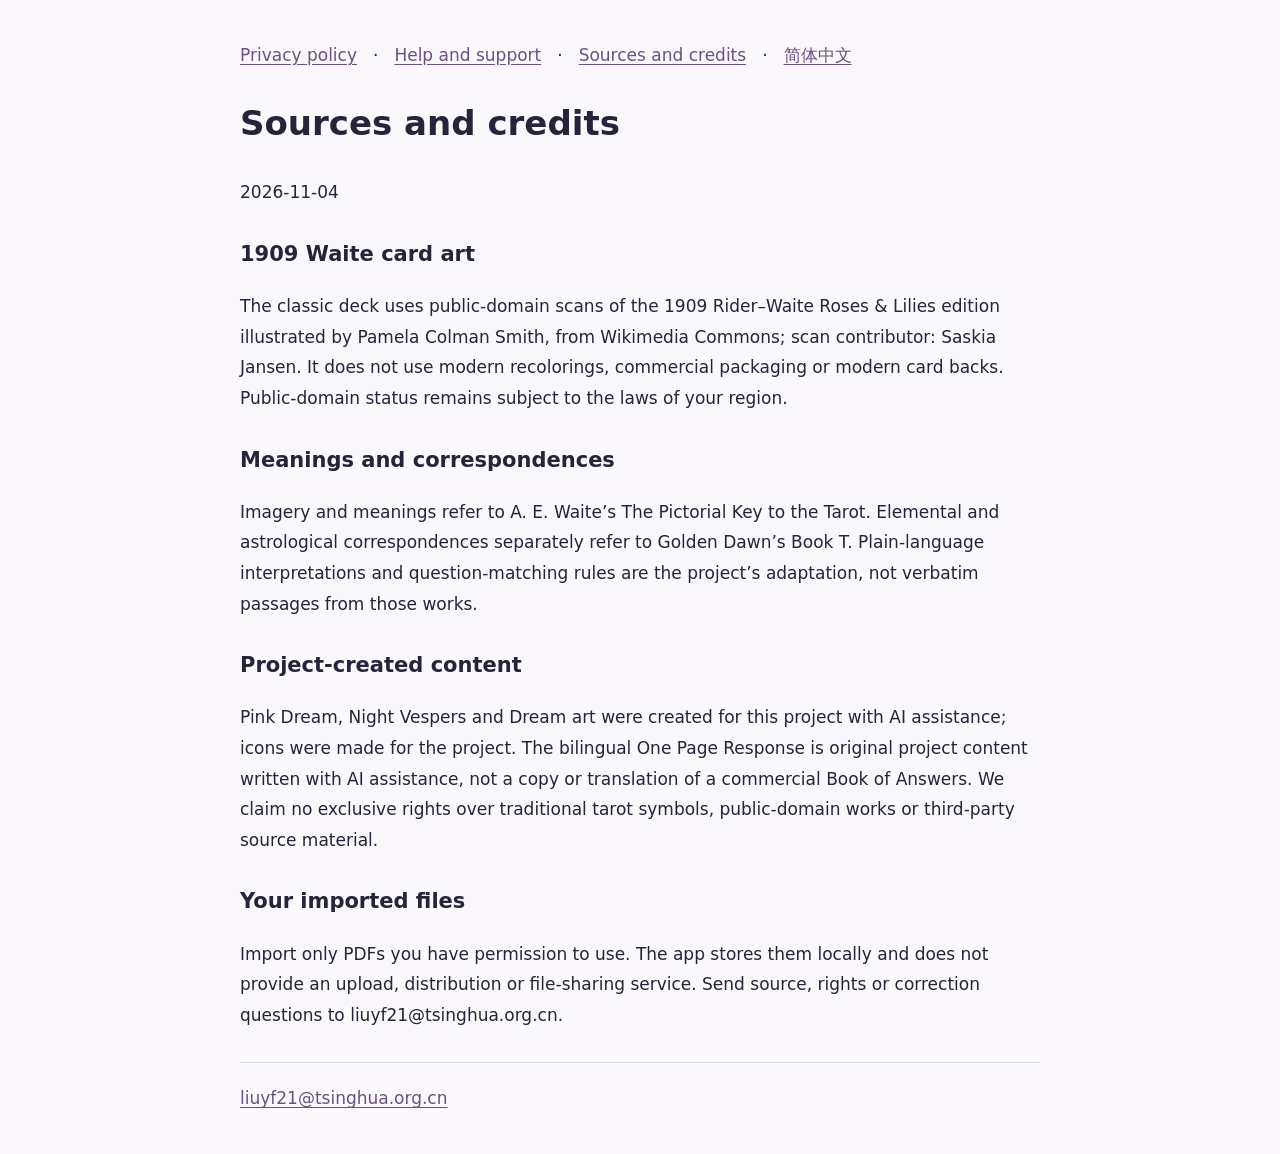
<file: tarot/credits-en.html>
<!doctype html>
<html lang="en">
<head><meta charset="utf-8"><meta name="viewport" content="width=device-width,initial-scale=1"><title>Sources and credits · 星谕塔罗</title><style>body{max-width:800px;margin:40px auto;padding:0 24px;font:17px/1.8 system-ui;color:#26243b;background:#faf8fc}h2{font-size:21px}a{color:#695180;text-underline-offset:3px}section{margin:28px 0}nav{display:flex;flex-wrap:wrap;gap:8px 16px}a:focus-visible{outline:3px solid #695180;outline-offset:4px}footer{margin-top:32px;border-top:1px solid #ddd;padding-top:20px}@media(max-width:480px){body{margin:24px auto;padding:0 18px}}</style></head>
<body><nav><a href="privacy-en.html">Privacy policy</a> · <a href="support-en.html">Help and support</a> · <a href="credits-en.html">Sources and credits</a> · <a href="credits-zh.html">简体中文</a></nav><h1>Sources and credits</h1><p>2026-11-04</p><section><h2>1909 Waite card art</h2><p>The classic deck uses public-domain scans of the 1909 Rider–Waite Roses &amp; Lilies edition illustrated by Pamela Colman Smith, from Wikimedia Commons; scan contributor: Saskia Jansen. It does not use modern recolorings, commercial packaging or modern card backs. Public-domain status remains subject to the laws of your region.</p></section><section><h2>Meanings and correspondences</h2><p>Imagery and meanings refer to A. E. Waite’s The Pictorial Key to the Tarot. Elemental and astrological correspondences separately refer to Golden Dawn’s Book T. Plain-language interpretations and question-matching rules are the project’s adaptation, not verbatim passages from those works.</p></section><section><h2>Project-created content</h2><p>Pink Dream, Night Vespers and Dream art were created for this project with AI assistance; icons were made for the project. The bilingual One Page Response is original project content written with AI assistance, not a copy or translation of a commercial Book of Answers. We claim no exclusive rights over traditional tarot symbols, public-domain works or third-party source material.</p></section><section><h2>Your imported files</h2><p>Import only PDFs you have permission to use. The app stores them locally and does not provide an upload, distribution or file-sharing service. Send source, rights or correction questions to liuyf21@tsinghua.org.cn.</p></section><footer><a href="mailto:liuyf21@tsinghua.org.cn">liuyf21@tsinghua.org.cn</a></footer></body></html>
</file>
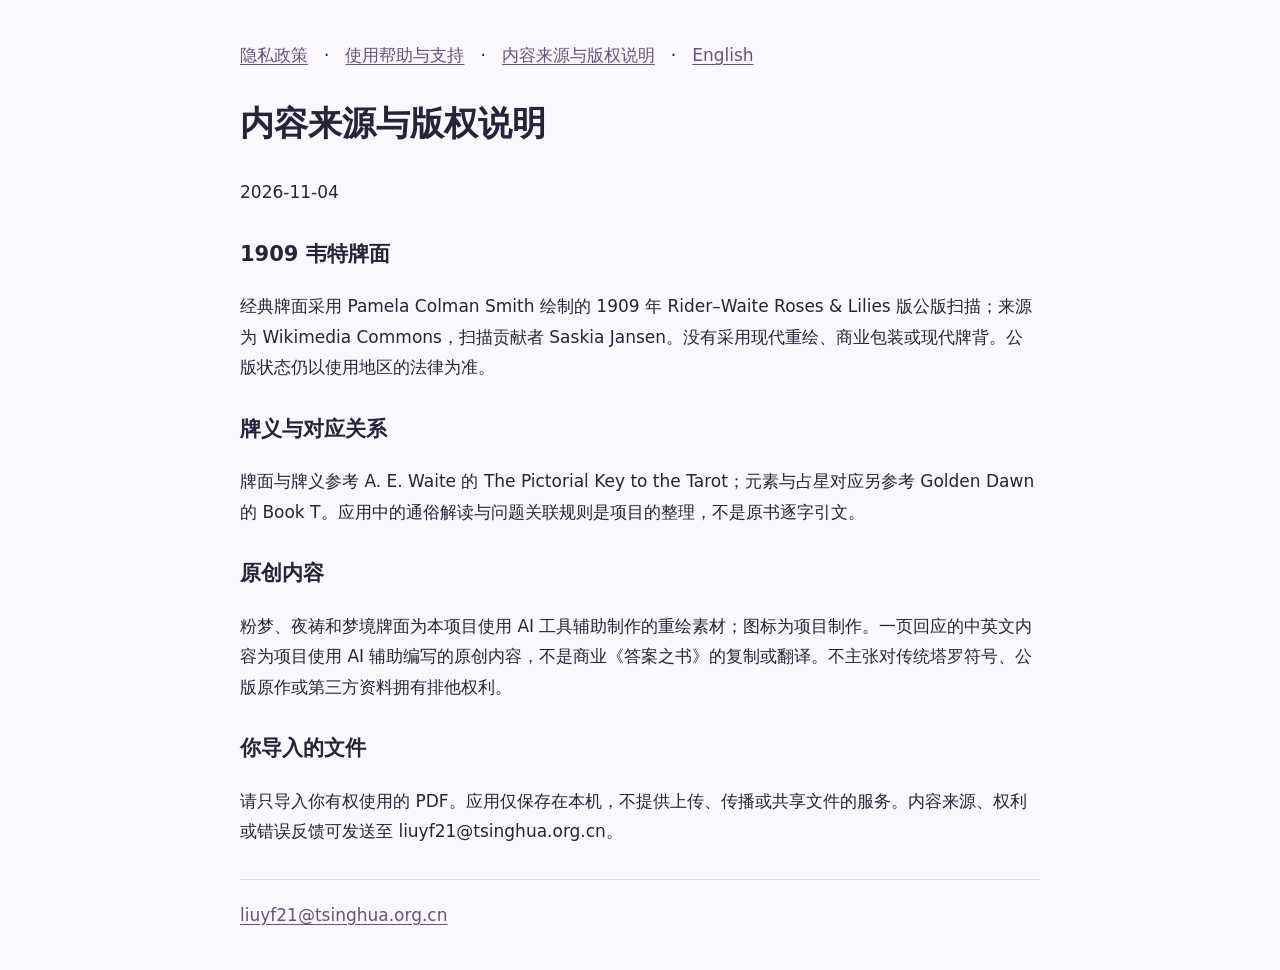
<file: tarot/credits-zh.html>
<!doctype html>
<html lang="zh-CN">
<head><meta charset="utf-8"><meta name="viewport" content="width=device-width,initial-scale=1"><title>内容来源与版权说明 · 星谕塔罗</title><style>body{max-width:800px;margin:40px auto;padding:0 24px;font:17px/1.8 system-ui;color:#26243b;background:#faf8fc}h2{font-size:21px}a{color:#695180;text-underline-offset:3px}section{margin:28px 0}nav{display:flex;flex-wrap:wrap;gap:8px 16px}a:focus-visible{outline:3px solid #695180;outline-offset:4px}footer{margin-top:32px;border-top:1px solid #ddd;padding-top:20px}@media(max-width:480px){body{margin:24px auto;padding:0 18px}}</style></head>
<body><nav><a href="privacy-zh.html">隐私政策</a> · <a href="support-zh.html">使用帮助与支持</a> · <a href="credits-zh.html">内容来源与版权说明</a> · <a href="credits-en.html">English</a></nav><h1>内容来源与版权说明</h1><p>2026-11-04</p><section><h2>1909 韦特牌面</h2><p>经典牌面采用 Pamela Colman Smith 绘制的 1909 年 Rider–Waite Roses &amp; Lilies 版公版扫描；来源为 Wikimedia Commons，扫描贡献者 Saskia Jansen。没有采用现代重绘、商业包装或现代牌背。公版状态仍以使用地区的法律为准。</p></section><section><h2>牌义与对应关系</h2><p>牌面与牌义参考 A. E. Waite 的 The Pictorial Key to the Tarot；元素与占星对应另参考 Golden Dawn 的 Book T。应用中的通俗解读与问题关联规则是项目的整理，不是原书逐字引文。</p></section><section><h2>原创内容</h2><p>粉梦、夜祷和梦境牌面为本项目使用 AI 工具辅助制作的重绘素材；图标为项目制作。一页回应的中英文内容为项目使用 AI 辅助编写的原创内容，不是商业《答案之书》的复制或翻译。不主张对传统塔罗符号、公版原作或第三方资料拥有排他权利。</p></section><section><h2>你导入的文件</h2><p>请只导入你有权使用的 PDF。应用仅保存在本机，不提供上传、传播或共享文件的服务。内容来源、权利或错误反馈可发送至 liuyf21@tsinghua.org.cn。</p></section><footer><a href="mailto:liuyf21@tsinghua.org.cn">liuyf21@tsinghua.org.cn</a></footer></body></html>
</file>
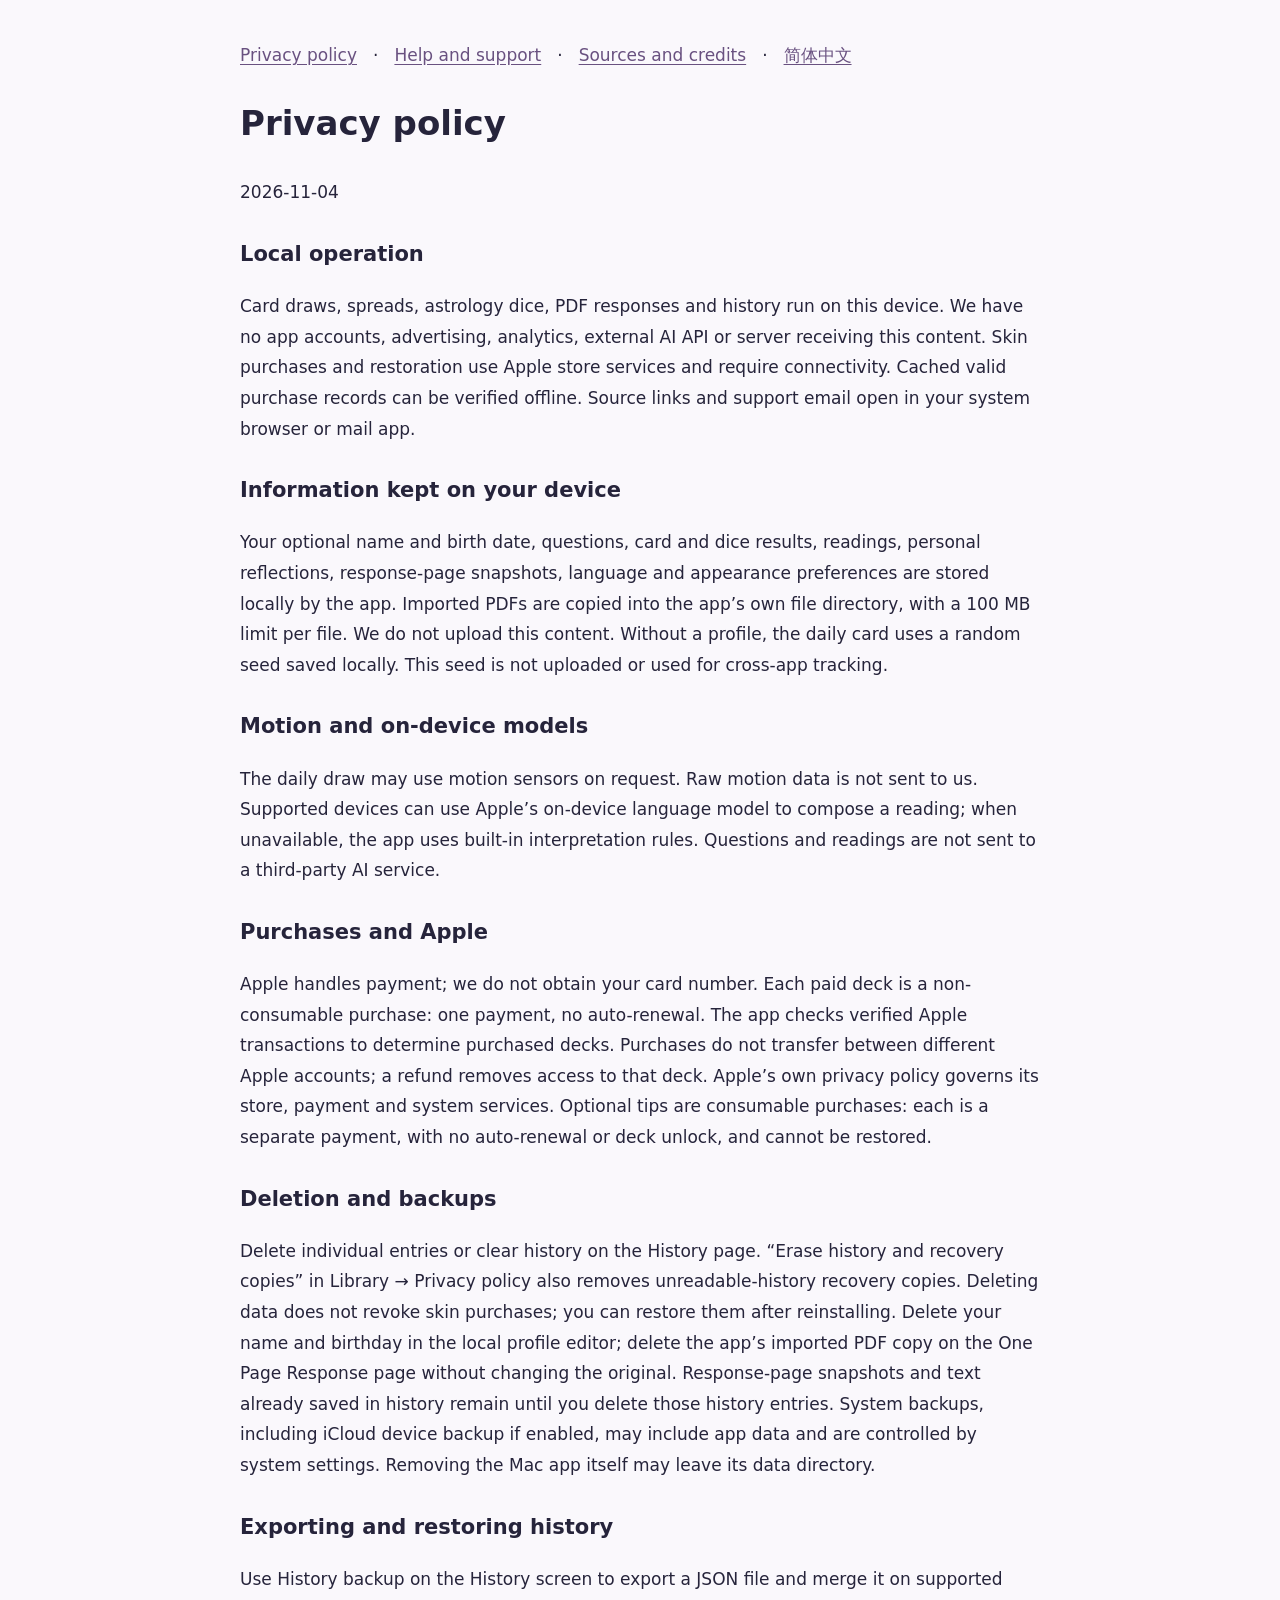
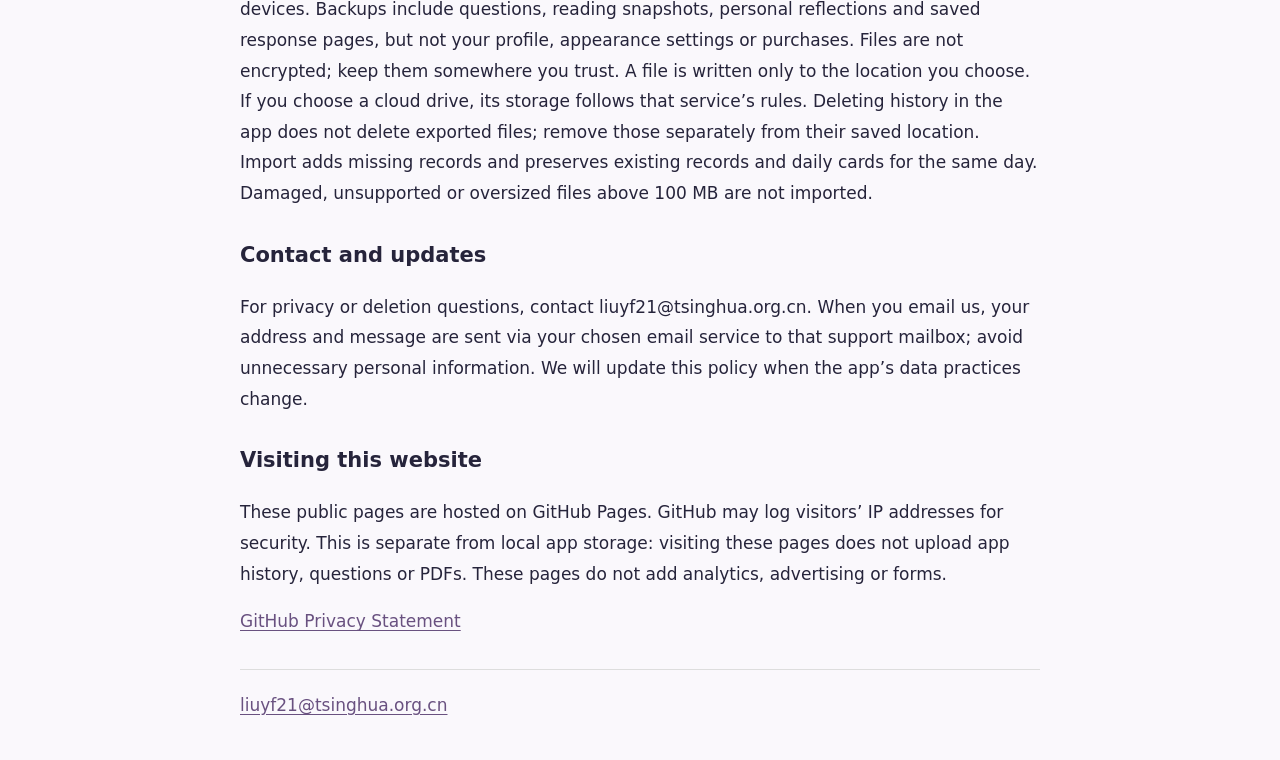
<file: tarot/privacy-en.html>
<!doctype html>
<html lang="en">
<head><meta charset="utf-8"><meta name="viewport" content="width=device-width,initial-scale=1"><title>Privacy policy · 星谕塔罗</title><style>body{max-width:800px;margin:40px auto;padding:0 24px;font:17px/1.8 system-ui;color:#26243b;background:#faf8fc}h2{font-size:21px}a{color:#695180;text-underline-offset:3px}section{margin:28px 0}nav{display:flex;flex-wrap:wrap;gap:8px 16px}a:focus-visible{outline:3px solid #695180;outline-offset:4px}footer{margin-top:32px;border-top:1px solid #ddd;padding-top:20px}@media(max-width:480px){body{margin:24px auto;padding:0 18px}}</style></head>
<body><nav><a href="privacy-en.html">Privacy policy</a> · <a href="support-en.html">Help and support</a> · <a href="credits-en.html">Sources and credits</a> · <a href="privacy-zh.html">简体中文</a></nav><h1>Privacy policy</h1><p>2026-11-04</p><section><h2>Local operation</h2><p>Card draws, spreads, astrology dice, PDF responses and history run on this device. We have no app accounts, advertising, analytics, external AI API or server receiving this content. Skin purchases and restoration use Apple store services and require connectivity. Cached valid purchase records can be verified offline. Source links and support email open in your system browser or mail app.</p></section><section><h2>Information kept on your device</h2><p>Your optional name and birth date, questions, card and dice results, readings, personal reflections, response-page snapshots, language and appearance preferences are stored locally by the app. Imported PDFs are copied into the app’s own file directory, with a 100 MB limit per file. We do not upload this content. Without a profile, the daily card uses a random seed saved locally. This seed is not uploaded or used for cross-app tracking.</p></section><section><h2>Motion and on-device models</h2><p>The daily draw may use motion sensors on request. Raw motion data is not sent to us. Supported devices can use Apple’s on-device language model to compose a reading; when unavailable, the app uses built-in interpretation rules. Questions and readings are not sent to a third-party AI service.</p></section><section><h2>Purchases and Apple</h2><p>Apple handles payment; we do not obtain your card number. Each paid deck is a non-consumable purchase: one payment, no auto-renewal. The app checks verified Apple transactions to determine purchased decks. Purchases do not transfer between different Apple accounts; a refund removes access to that deck. Apple’s own privacy policy governs its store, payment and system services. Optional tips are consumable purchases: each is a separate payment, with no auto-renewal or deck unlock, and cannot be restored.</p></section><section><h2>Deletion and backups</h2><p>Delete individual entries or clear history on the History page. “Erase history and recovery copies” in Library → Privacy policy also removes unreadable-history recovery copies. Deleting data does not revoke skin purchases; you can restore them after reinstalling. Delete your name and birthday in the local profile editor; delete the app’s imported PDF copy on the One Page Response page without changing the original. Response-page snapshots and text already saved in history remain until you delete those history entries. System backups, including iCloud device backup if enabled, may include app data and are controlled by system settings. Removing the Mac app itself may leave its data directory.</p></section><section><h2>Exporting and restoring history</h2><p>Use History backup on the History screen to export a JSON file and merge it on supported devices. Backups include questions, reading snapshots, personal reflections and saved response pages, but not your profile, appearance settings or purchases. Files are not encrypted; keep them somewhere you trust. A file is written only to the location you choose. If you choose a cloud drive, its storage follows that service’s rules. Deleting history in the app does not delete exported files; remove those separately from their saved location. Import adds missing records and preserves existing records and daily cards for the same day. Damaged, unsupported or oversized files above 100 MB are not imported.</p></section><section><h2>Contact and updates</h2><p>For privacy or deletion questions, contact liuyf21@tsinghua.org.cn. When you email us, your address and message are sent via your chosen email service to that support mailbox; avoid unnecessary personal information. We will update this policy when the app’s data practices change.</p></section><section><h2>Visiting this website</h2><p>These public pages are hosted on GitHub Pages. GitHub may log visitors’ IP addresses for security. This is separate from local app storage: visiting these pages does not upload app history, questions or PDFs. These pages do not add analytics, advertising or forms.</p><a href="https://docs.github.com/en/site-policy/privacy-policies/github-general-privacy-statement">GitHub Privacy Statement</a></section><footer><a href="mailto:liuyf21@tsinghua.org.cn">liuyf21@tsinghua.org.cn</a></footer></body></html>
</file>
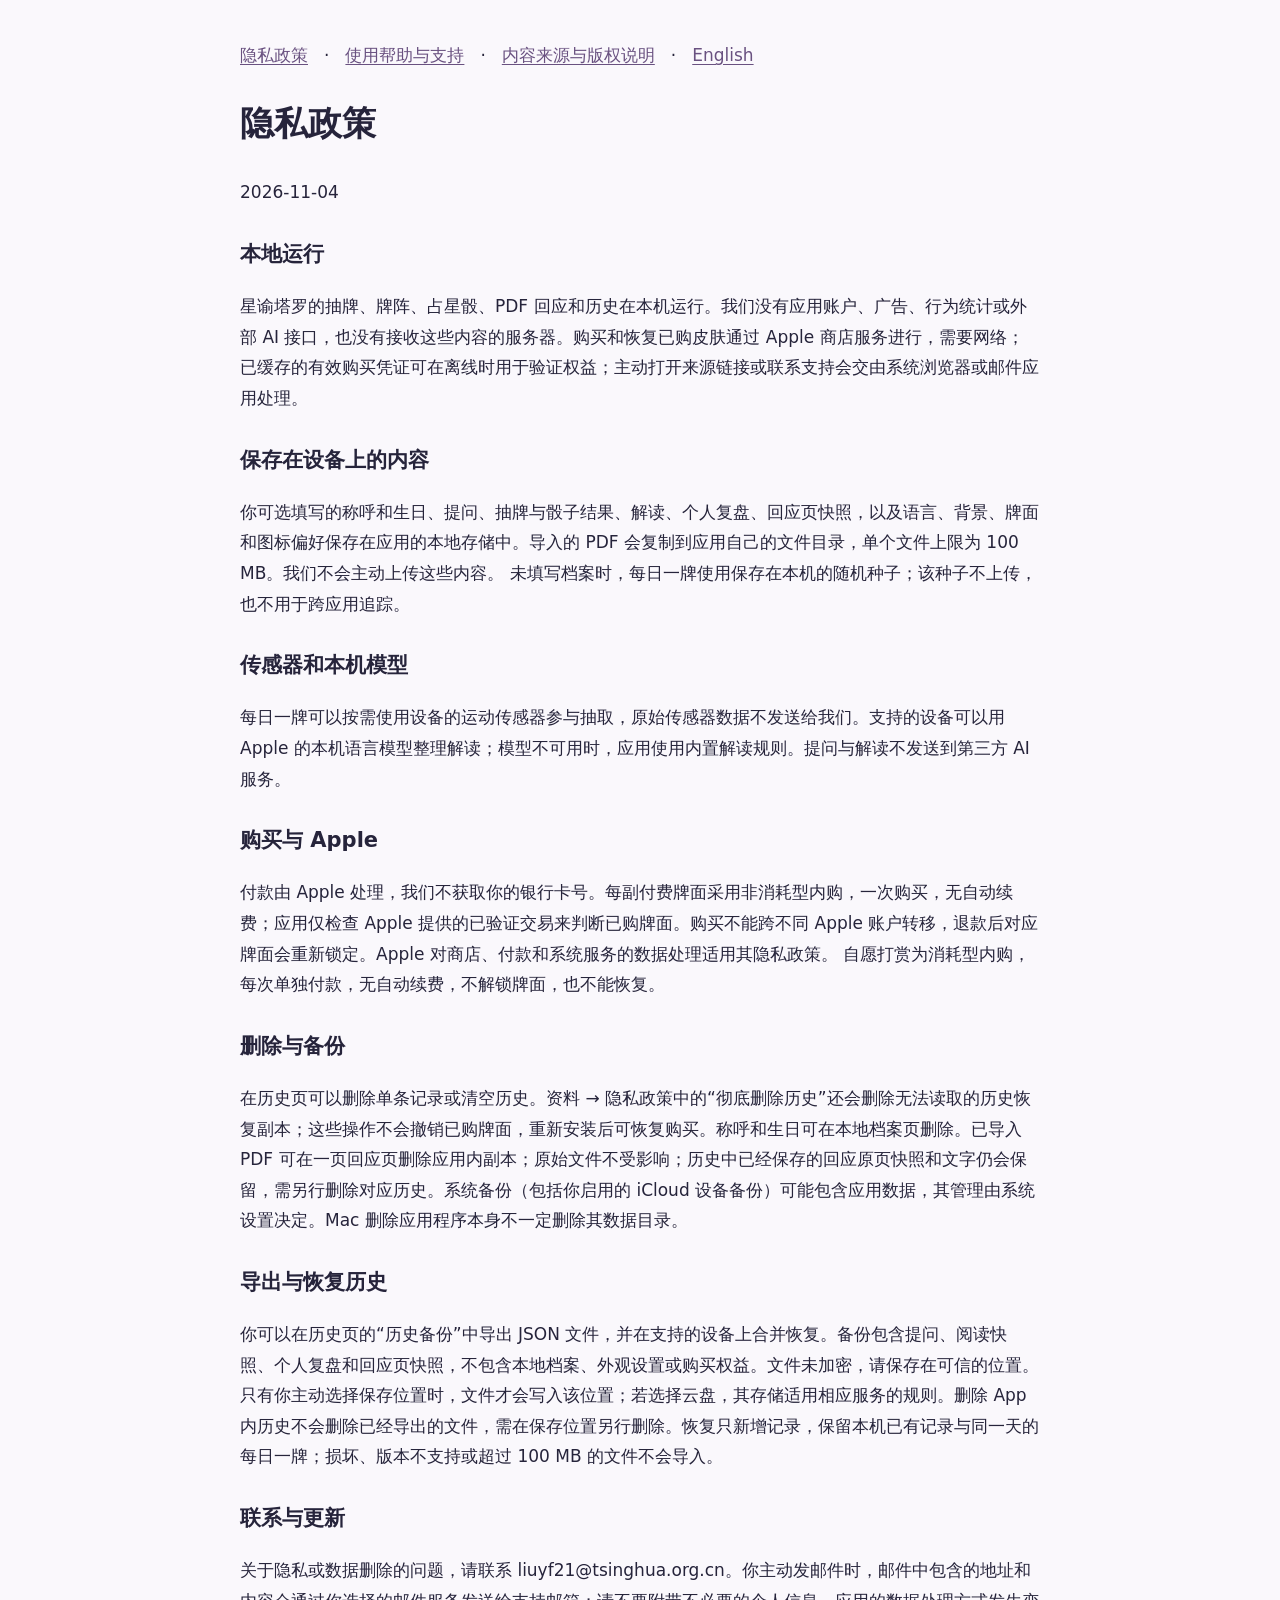
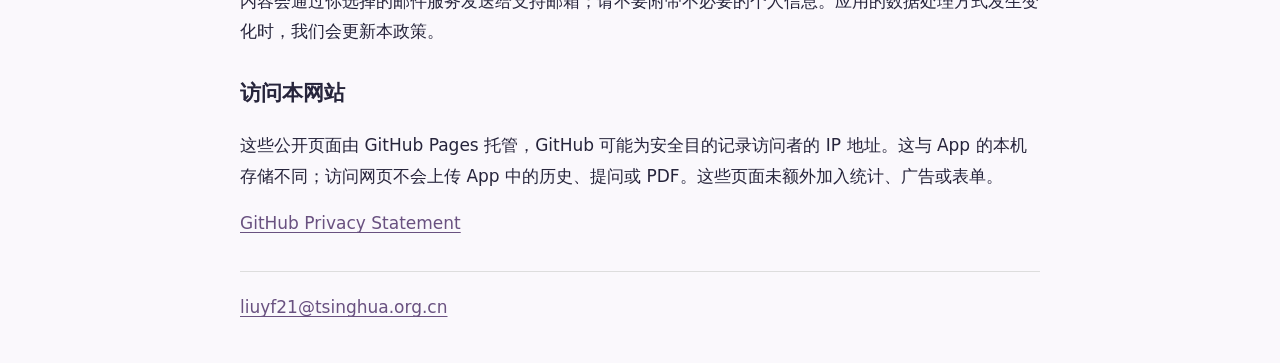
<file: tarot/privacy-zh.html>
<!doctype html>
<html lang="zh-CN">
<head><meta charset="utf-8"><meta name="viewport" content="width=device-width,initial-scale=1"><title>隐私政策 · 星谕塔罗</title><style>body{max-width:800px;margin:40px auto;padding:0 24px;font:17px/1.8 system-ui;color:#26243b;background:#faf8fc}h2{font-size:21px}a{color:#695180;text-underline-offset:3px}section{margin:28px 0}nav{display:flex;flex-wrap:wrap;gap:8px 16px}a:focus-visible{outline:3px solid #695180;outline-offset:4px}footer{margin-top:32px;border-top:1px solid #ddd;padding-top:20px}@media(max-width:480px){body{margin:24px auto;padding:0 18px}}</style></head>
<body><nav><a href="privacy-zh.html">隐私政策</a> · <a href="support-zh.html">使用帮助与支持</a> · <a href="credits-zh.html">内容来源与版权说明</a> · <a href="privacy-en.html">English</a></nav><h1>隐私政策</h1><p>2026-11-04</p><section><h2>本地运行</h2><p>星谕塔罗的抽牌、牌阵、占星骰、PDF 回应和历史在本机运行。我们没有应用账户、广告、行为统计或外部 AI 接口，也没有接收这些内容的服务器。购买和恢复已购皮肤通过 Apple 商店服务进行，需要网络；已缓存的有效购买凭证可在离线时用于验证权益；主动打开来源链接或联系支持会交由系统浏览器或邮件应用处理。</p></section><section><h2>保存在设备上的内容</h2><p>你可选填写的称呼和生日、提问、抽牌与骰子结果、解读、个人复盘、回应页快照，以及语言、背景、牌面和图标偏好保存在应用的本地存储中。导入的 PDF 会复制到应用自己的文件目录，单个文件上限为 100 MB。我们不会主动上传这些内容。 未填写档案时，每日一牌使用保存在本机的随机种子；该种子不上传，也不用于跨应用追踪。</p></section><section><h2>传感器和本机模型</h2><p>每日一牌可以按需使用设备的运动传感器参与抽取，原始传感器数据不发送给我们。支持的设备可以用 Apple 的本机语言模型整理解读；模型不可用时，应用使用内置解读规则。提问与解读不发送到第三方 AI 服务。</p></section><section><h2>购买与 Apple</h2><p>付款由 Apple 处理，我们不获取你的银行卡号。每副付费牌面采用非消耗型内购，一次购买，无自动续费；应用仅检查 Apple 提供的已验证交易来判断已购牌面。购买不能跨不同 Apple 账户转移，退款后对应牌面会重新锁定。Apple 对商店、付款和系统服务的数据处理适用其隐私政策。 自愿打赏为消耗型内购，每次单独付款，无自动续费，不解锁牌面，也不能恢复。</p></section><section><h2>删除与备份</h2><p>在历史页可以删除单条记录或清空历史。资料 → 隐私政策中的“彻底删除历史”还会删除无法读取的历史恢复副本；这些操作不会撤销已购牌面，重新安装后可恢复购买。称呼和生日可在本地档案页删除。已导入 PDF 可在一页回应页删除应用内副本；原始文件不受影响；历史中已经保存的回应原页快照和文字仍会保留，需另行删除对应历史。系统备份（包括你启用的 iCloud 设备备份）可能包含应用数据，其管理由系统设置决定。Mac 删除应用程序本身不一定删除其数据目录。</p></section><section><h2>导出与恢复历史</h2><p>你可以在历史页的“历史备份”中导出 JSON 文件，并在支持的设备上合并恢复。备份包含提问、阅读快照、个人复盘和回应页快照，不包含本地档案、外观设置或购买权益。文件未加密，请保存在可信的位置。只有你主动选择保存位置时，文件才会写入该位置；若选择云盘，其存储适用相应服务的规则。删除 App 内历史不会删除已经导出的文件，需在保存位置另行删除。恢复只新增记录，保留本机已有记录与同一天的每日一牌；损坏、版本不支持或超过 100 MB 的文件不会导入。</p></section><section><h2>联系与更新</h2><p>关于隐私或数据删除的问题，请联系 liuyf21@tsinghua.org.cn。你主动发邮件时，邮件中包含的地址和内容会通过你选择的邮件服务发送给支持邮箱；请不要附带不必要的个人信息。应用的数据处理方式发生变化时，我们会更新本政策。</p></section><section><h2>访问本网站</h2><p>这些公开页面由 GitHub Pages 托管，GitHub 可能为安全目的记录访问者的 IP 地址。这与 App 的本机存储不同；访问网页不会上传 App 中的历史、提问或 PDF。这些页面未额外加入统计、广告或表单。</p><a href="https://docs.github.com/en/site-policy/privacy-policies/github-general-privacy-statement">GitHub Privacy Statement</a></section><footer><a href="mailto:liuyf21@tsinghua.org.cn">liuyf21@tsinghua.org.cn</a></footer></body></html>
</file>
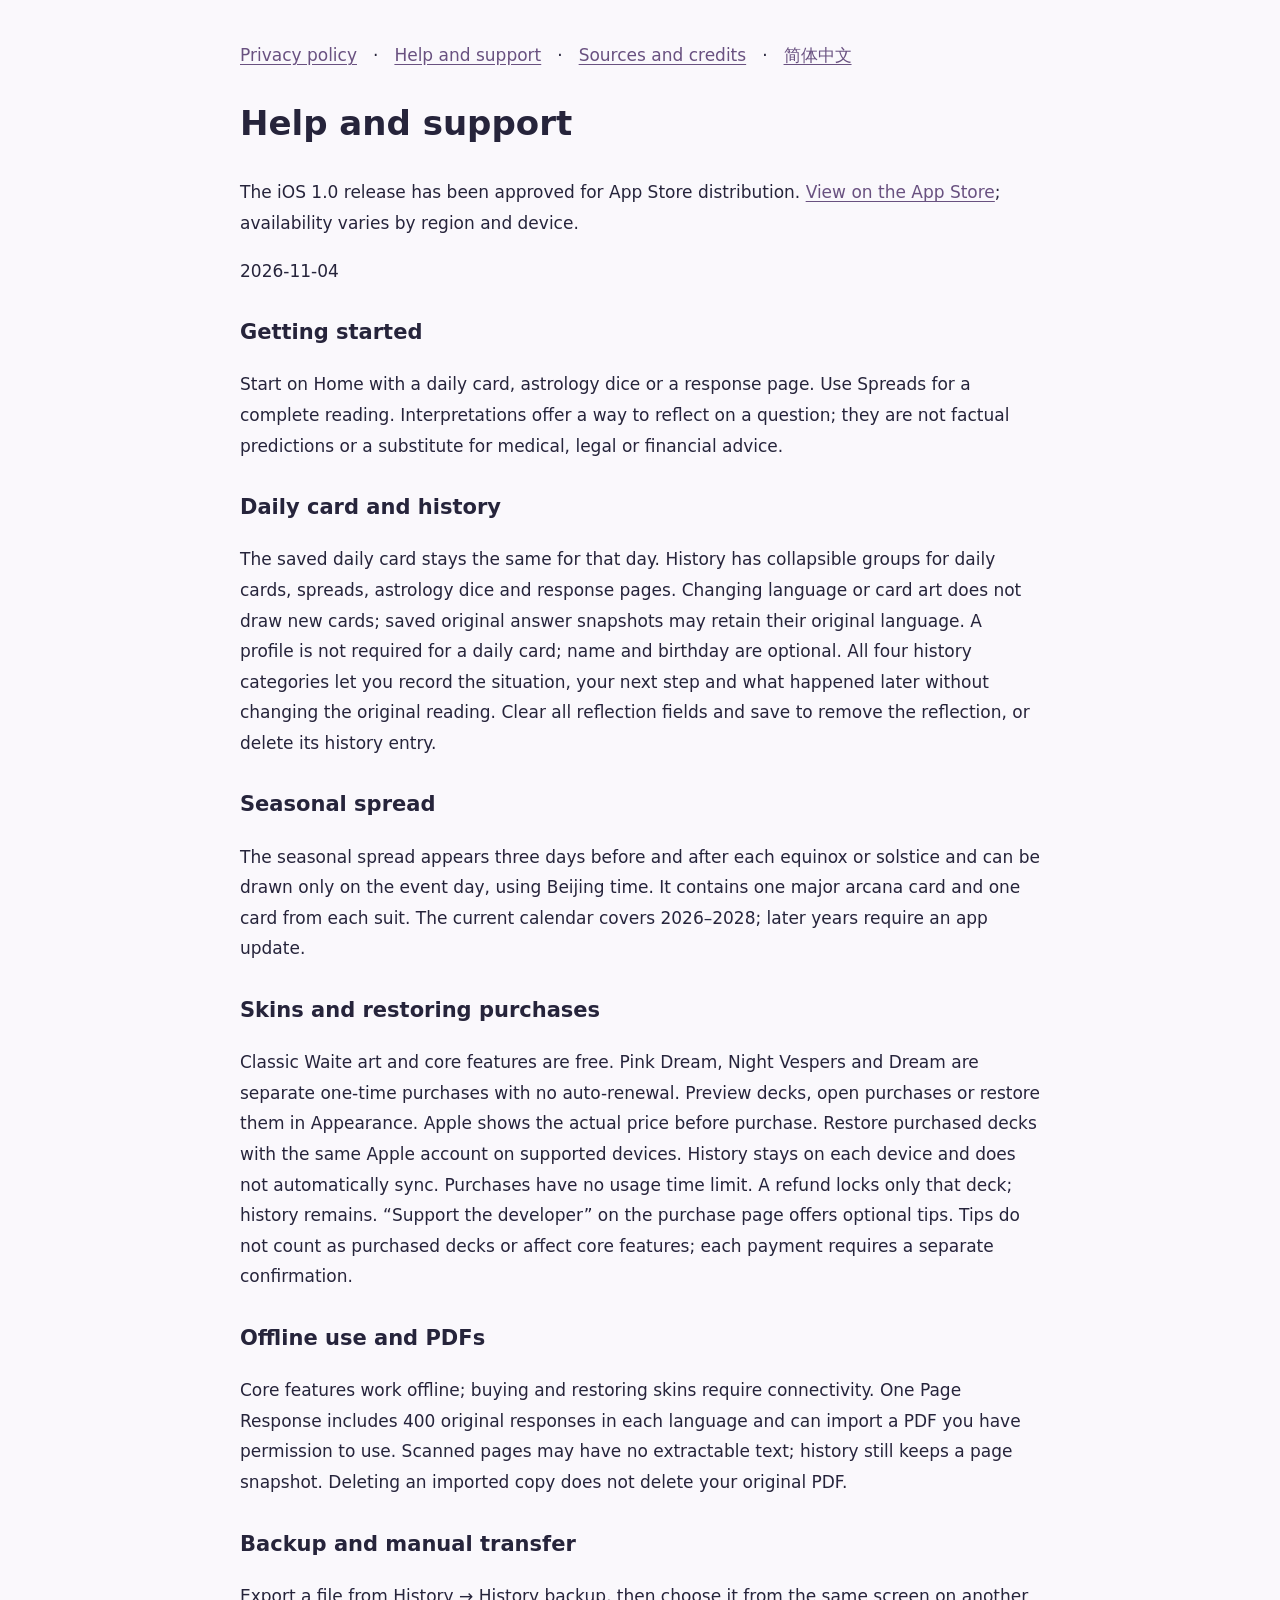
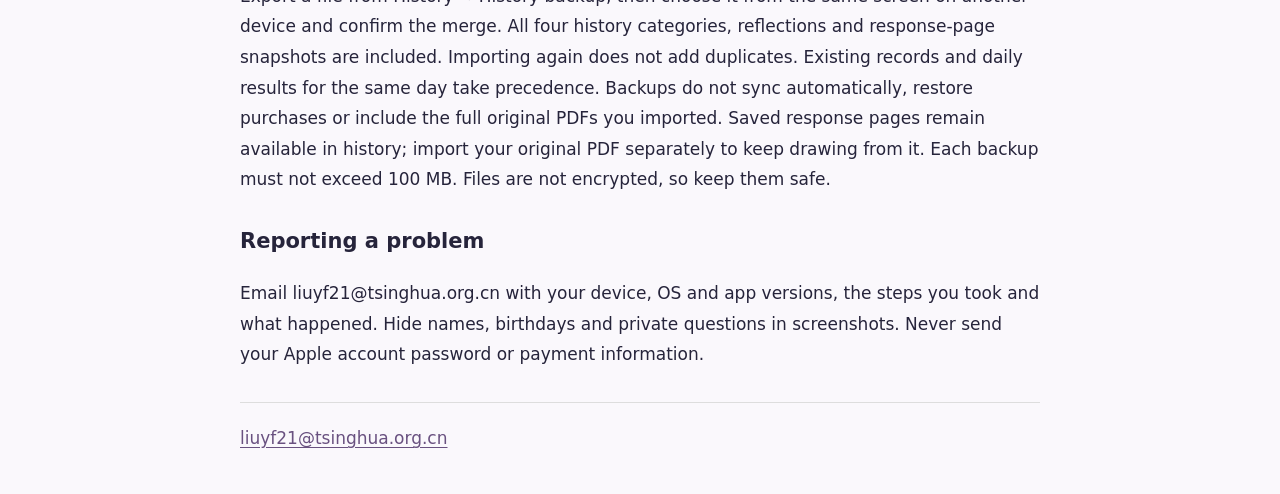
<file: tarot/support-en.html>
<!doctype html>
<html lang="en">
<head><meta charset="utf-8"><meta name="viewport" content="width=device-width,initial-scale=1"><title>Help and support · 星谕塔罗</title><style>body{max-width:800px;margin:40px auto;padding:0 24px;font:17px/1.8 system-ui;color:#26243b;background:#faf8fc}h2{font-size:21px}a{color:#695180;text-underline-offset:3px}section{margin:28px 0}nav{display:flex;flex-wrap:wrap;gap:8px 16px}a:focus-visible{outline:3px solid #695180;outline-offset:4px}footer{margin-top:32px;border-top:1px solid #ddd;padding-top:20px}@media(max-width:480px){body{margin:24px auto;padding:0 18px}}</style></head>
<body><nav><a href="privacy-en.html">Privacy policy</a> · <a href="support-en.html">Help and support</a> · <a href="credits-en.html">Sources and credits</a> · <a href="support-zh.html">简体中文</a></nav><h1>Help and support</h1><p id="app-store-release">The iOS 1.0 release has been approved for App Store distribution. <a href="https://apps.apple.com/app/id6830673481">View on the App Store</a>; availability varies by region and device.</p><p>2026-11-04</p><section><h2>Getting started</h2><p>Start on Home with a daily card, astrology dice or a response page. Use Spreads for a complete reading. Interpretations offer a way to reflect on a question; they are not factual predictions or a substitute for medical, legal or financial advice.</p></section><section><h2>Daily card and history</h2><p>The saved daily card stays the same for that day. History has collapsible groups for daily cards, spreads, astrology dice and response pages. Changing language or card art does not draw new cards; saved original answer snapshots may retain their original language. A profile is not required for a daily card; name and birthday are optional. All four history categories let you record the situation, your next step and what happened later without changing the original reading. Clear all reflection fields and save to remove the reflection, or delete its history entry.</p></section><section><h2>Seasonal spread</h2><p>The seasonal spread appears three days before and after each equinox or solstice and can be drawn only on the event day, using Beijing time. It contains one major arcana card and one card from each suit. The current calendar covers 2026–2028; later years require an app update.</p></section><section><h2>Skins and restoring purchases</h2><p>Classic Waite art and core features are free. Pink Dream, Night Vespers and Dream are separate one-time purchases with no auto-renewal. Preview decks, open purchases or restore them in Appearance. Apple shows the actual price before purchase. Restore purchased decks with the same Apple account on supported devices. History stays on each device and does not automatically sync. Purchases have no usage time limit. A refund locks only that deck; history remains. “Support the developer” on the purchase page offers optional tips. Tips do not count as purchased decks or affect core features; each payment requires a separate confirmation.</p></section><section><h2>Offline use and PDFs</h2><p>Core features work offline; buying and restoring skins require connectivity. One Page Response includes 400 original responses in each language and can import a PDF you have permission to use. Scanned pages may have no extractable text; history still keeps a page snapshot. Deleting an imported copy does not delete your original PDF.</p></section><section><h2>Backup and manual transfer</h2><p>Export a file from History → History backup, then choose it from the same screen on another device and confirm the merge. All four history categories, reflections and response-page snapshots are included. Importing again does not add duplicates. Existing records and daily results for the same day take precedence. Backups do not sync automatically, restore purchases or include the full original PDFs you imported. Saved response pages remain available in history; import your original PDF separately to keep drawing from it. Each backup must not exceed 100 MB. Files are not encrypted, so keep them safe.</p></section><section><h2>Reporting a problem</h2><p>Email liuyf21@tsinghua.org.cn with your device, OS and app versions, the steps you took and what happened. Hide names, birthdays and private questions in screenshots. Never send your Apple account password or payment information.</p></section><footer><a href="mailto:liuyf21@tsinghua.org.cn">liuyf21@tsinghua.org.cn</a></footer></body></html>
</file>
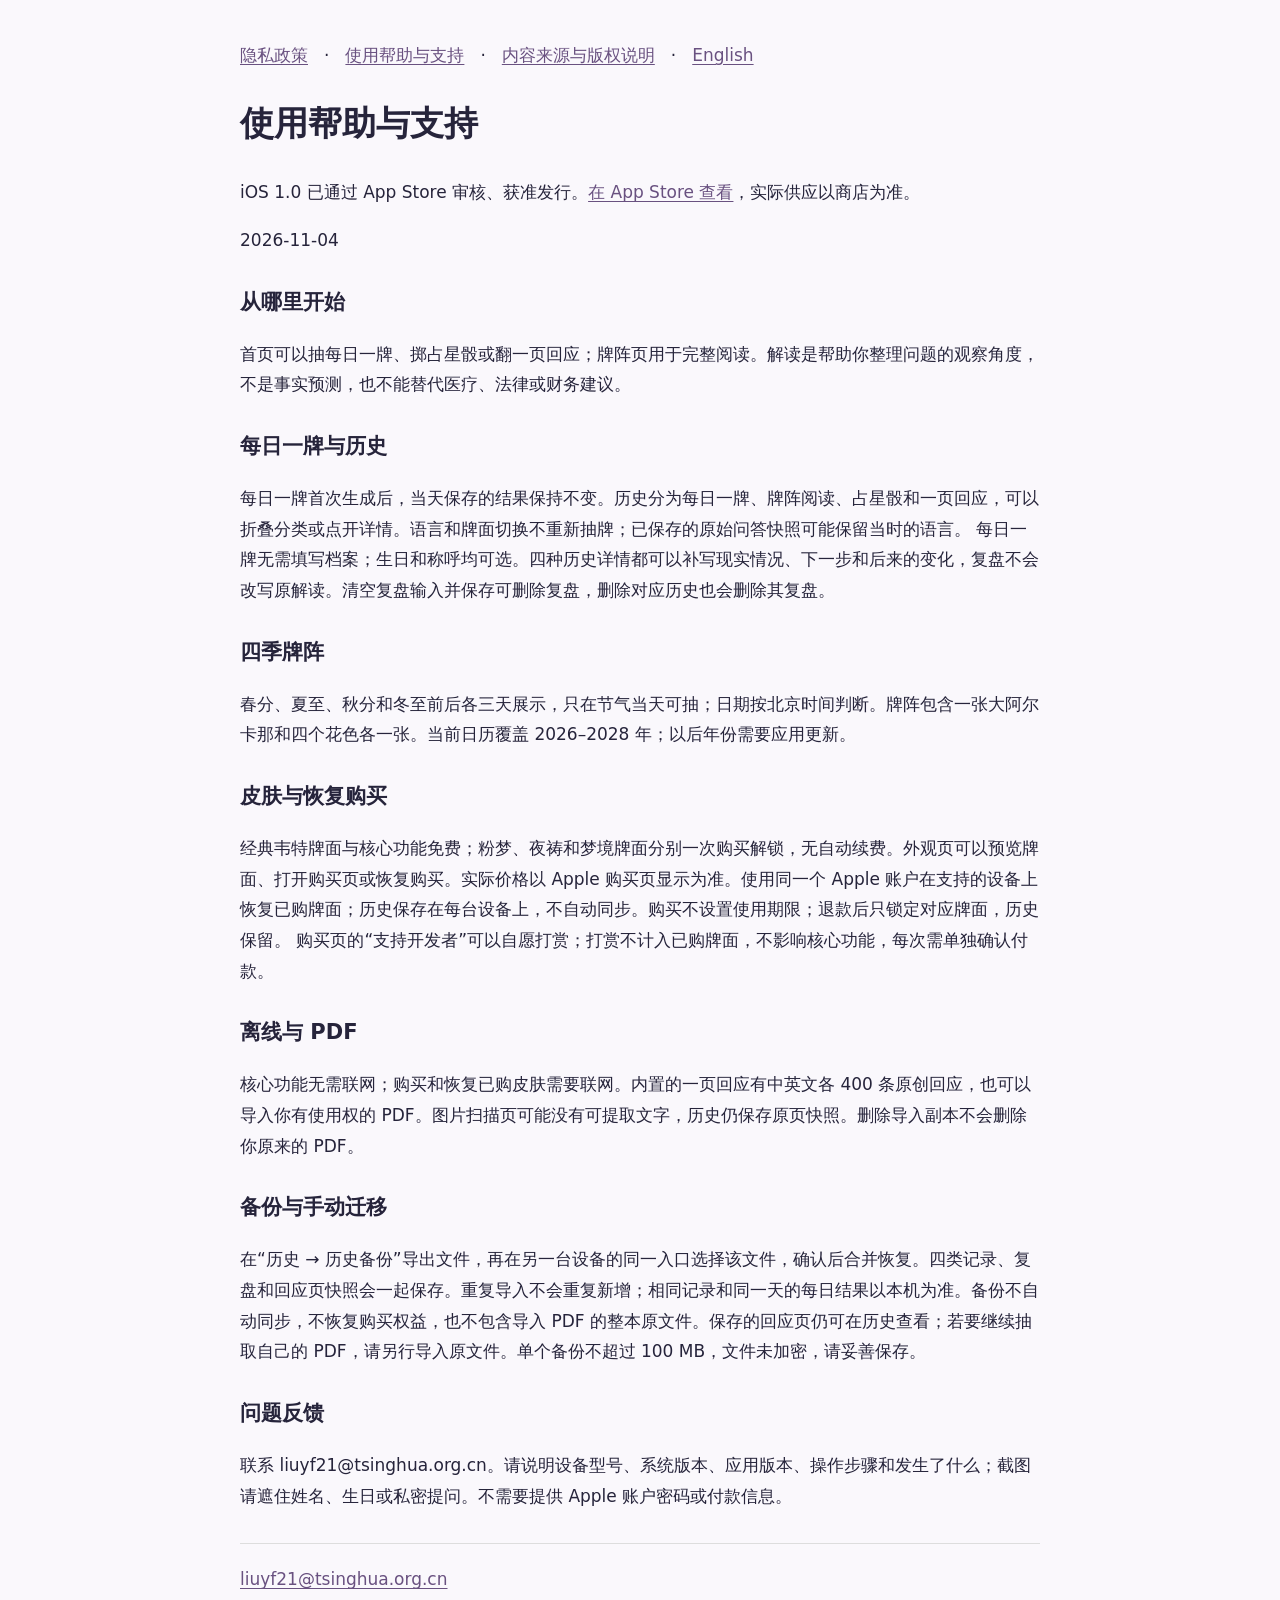
<file: tarot/support-zh.html>
<!doctype html>
<html lang="zh-CN">
<head><meta charset="utf-8"><meta name="viewport" content="width=device-width,initial-scale=1"><title>使用帮助与支持 · 星谕塔罗</title><style>body{max-width:800px;margin:40px auto;padding:0 24px;font:17px/1.8 system-ui;color:#26243b;background:#faf8fc}h2{font-size:21px}a{color:#695180;text-underline-offset:3px}section{margin:28px 0}nav{display:flex;flex-wrap:wrap;gap:8px 16px}a:focus-visible{outline:3px solid #695180;outline-offset:4px}footer{margin-top:32px;border-top:1px solid #ddd;padding-top:20px}@media(max-width:480px){body{margin:24px auto;padding:0 18px}}</style></head>
<body><nav><a href="privacy-zh.html">隐私政策</a> · <a href="support-zh.html">使用帮助与支持</a> · <a href="credits-zh.html">内容来源与版权说明</a> · <a href="support-en.html">English</a></nav><h1>使用帮助与支持</h1><p id="app-store-release">iOS 1.0 已通过 App Store 审核、获准发行。<a href="https://apps.apple.com/app/id6830673481">在 App Store 查看</a>，实际供应以商店为准。</p><p>2026-11-04</p><section><h2>从哪里开始</h2><p>首页可以抽每日一牌、掷占星骰或翻一页回应；牌阵页用于完整阅读。解读是帮助你整理问题的观察角度，不是事实预测，也不能替代医疗、法律或财务建议。</p></section><section><h2>每日一牌与历史</h2><p>每日一牌首次生成后，当天保存的结果保持不变。历史分为每日一牌、牌阵阅读、占星骰和一页回应，可以折叠分类或点开详情。语言和牌面切换不重新抽牌；已保存的原始问答快照可能保留当时的语言。 每日一牌无需填写档案；生日和称呼均可选。四种历史详情都可以补写现实情况、下一步和后来的变化，复盘不会改写原解读。清空复盘输入并保存可删除复盘，删除对应历史也会删除其复盘。</p></section><section><h2>四季牌阵</h2><p>春分、夏至、秋分和冬至前后各三天展示，只在节气当天可抽；日期按北京时间判断。牌阵包含一张大阿尔卡那和四个花色各一张。当前日历覆盖 2026–2028 年；以后年份需要应用更新。</p></section><section><h2>皮肤与恢复购买</h2><p>经典韦特牌面与核心功能免费；粉梦、夜祷和梦境牌面分别一次购买解锁，无自动续费。外观页可以预览牌面、打开购买页或恢复购买。实际价格以 Apple 购买页显示为准。使用同一个 Apple 账户在支持的设备上恢复已购牌面；历史保存在每台设备上，不自动同步。购买不设置使用期限；退款后只锁定对应牌面，历史保留。 购买页的“支持开发者”可以自愿打赏；打赏不计入已购牌面，不影响核心功能，每次需单独确认付款。</p></section><section><h2>离线与 PDF</h2><p>核心功能无需联网；购买和恢复已购皮肤需要联网。内置的一页回应有中英文各 400 条原创回应，也可以导入你有使用权的 PDF。图片扫描页可能没有可提取文字，历史仍保存原页快照。删除导入副本不会删除你原来的 PDF。</p></section><section><h2>备份与手动迁移</h2><p>在“历史 → 历史备份”导出文件，再在另一台设备的同一入口选择该文件，确认后合并恢复。四类记录、复盘和回应页快照会一起保存。重复导入不会重复新增；相同记录和同一天的每日结果以本机为准。备份不自动同步，不恢复购买权益，也不包含导入 PDF 的整本原文件。保存的回应页仍可在历史查看；若要继续抽取自己的 PDF，请另行导入原文件。单个备份不超过 100 MB，文件未加密，请妥善保存。</p></section><section><h2>问题反馈</h2><p>联系 liuyf21@tsinghua.org.cn。请说明设备型号、系统版本、应用版本、操作步骤和发生了什么；截图请遮住姓名、生日或私密提问。不需要提供 Apple 账户密码或付款信息。</p></section><footer><a href="mailto:liuyf21@tsinghua.org.cn">liuyf21@tsinghua.org.cn</a></footer></body></html>
</file>
<file: assets/css/style.css>
/* ===========================================================
   Coulson · 个人主页  —  Apple 极简风格
   =========================================================== */

/* ---------- 主题变量 ---------- */
:root {
  --bg: #f5f5f7;
  --bg-elevated: #ffffff;
  --bg-nav: rgba(255, 255, 255, 0.72);
  --text: #1d1d1f;
  --text-secondary: #6e6e73;
  --border: rgba(0, 0, 0, 0.08);
  --accent: #0071e3;
  --accent-hover: #0077ed;
  --shadow: 0 4px 20px rgba(0, 0, 0, 0.06);
  --shadow-hover: 0 12px 32px rgba(0, 0, 0, 0.12);

  --radius: 18px;
  --radius-sm: 12px;

  --space-1: 8px;
  --space-2: 16px;
  --space-3: 24px;
  --space-4: 40px;
  --space-5: 64px;
  --space-6: 96px;

  --container: 980px;
  --nav-h: 52px;

  --font: -apple-system, BlinkMacSystemFont, "SF Pro Display", "SF Pro Text",
    "PingFang SC", "Helvetica Neue", system-ui, sans-serif;

  --ease: cubic-bezier(0.22, 1, 0.36, 1);
}

[data-theme="dark"] {
  --bg: #000000;
  --bg-elevated: #1d1d1f;
  --bg-nav: rgba(29, 29, 31, 0.72);
  --text: #f5f5f7;
  --text-secondary: #a1a1a6;
  --border: rgba(255, 255, 255, 0.12);
  --accent: #2997ff;
  --accent-hover: #47a6ff;
  --shadow: 0 4px 20px rgba(0, 0, 0, 0.4);
  --shadow-hover: 0 12px 32px rgba(0, 0, 0, 0.6);
}

/* ---------- 基础重置 ---------- */
*, *::before, *::after { box-sizing: border-box; }

html { scroll-behavior: smooth; scroll-padding-top: calc(var(--nav-h) + 12px); }

body {
  margin: 0;
  font-family: var(--font);
  background: var(--bg);
  color: var(--text);
  line-height: 1.5;
  -webkit-font-smoothing: antialiased;
  text-rendering: optimizeLegibility;
  transition: background 0.4s var(--ease), color 0.4s var(--ease);
}

a { color: var(--accent); text-decoration: none; transition: color 0.2s var(--ease); }
a:hover { color: var(--accent-hover); }

img { max-width: 100%; display: block; }

.container { width: 100%; max-width: var(--container); margin: 0 auto; padding: 0 var(--space-3); }

.muted { color: var(--text-secondary); }
.link { color: var(--accent); }

/* ---------- 导航(毛玻璃吸顶) ---------- */
.nav {
  position: sticky;
  top: 0;
  z-index: 100;
  background: var(--bg-nav);
  backdrop-filter: saturate(180%) blur(20px);
  -webkit-backdrop-filter: saturate(180%) blur(20px);
  border-bottom: 1px solid var(--border);
}
.nav__inner {
  display: flex;
  align-items: center;
  gap: var(--space-3);
  height: var(--nav-h);
}
.nav__brand { font-weight: 600; color: var(--text); font-size: 15px; letter-spacing: -0.01em; }
.nav__links { display: flex; gap: var(--space-3); margin-left: auto; }
.nav__links a { color: var(--text-secondary); font-size: 14px; }
.nav__links a:hover { color: var(--text); }

.theme-toggle {
  margin-left: var(--space-2);
  width: 34px; height: 34px;
  display: grid; place-items: center;
  border: 1px solid var(--border);
  border-radius: 50%;
  background: transparent;
  color: var(--text);
  cursor: pointer;
  font-size: 15px;
  transition: background 0.2s var(--ease), transform 0.2s var(--ease);
}
.theme-toggle:hover { background: var(--bg-elevated); transform: scale(1.05); }

/* ---------- 语言切换(分段药丸) ---------- */
.lang-switch {
  display: inline-flex;
  align-items: center;
  margin-left: var(--space-2);
  border: 1px solid var(--border);
  border-radius: 980px;
  overflow: hidden;
}
.lang-switch__seg {
  appearance: none;
  border: none;
  background: transparent;
  color: var(--text-secondary);
  font-family: inherit;
  font-size: 12px;
  font-weight: 500;
  line-height: 1;
  padding: 6px 10px;
  cursor: pointer;
  transition: background 0.2s var(--ease), color 0.2s var(--ease);
}
.lang-switch__seg + .lang-switch__seg { border-left: 1px solid var(--border); }
.lang-switch__seg:hover { color: var(--text); }
.lang-switch__seg.is-active { background: var(--accent); color: #fff; }

.nav__social { display: flex; align-items: center; gap: 2px; }
.nav__social a {
  display: grid; place-items: center;
  width: 34px; height: 34px;
  border-radius: 50%;
  color: var(--text-secondary);
  transition: background 0.2s var(--ease), color 0.2s var(--ease), transform 0.2s var(--ease);
}
.nav__social a:hover { color: var(--text); background: var(--bg-elevated); transform: scale(1.05); }
.nav__social .link-card__icon { width: 18px; height: 18px; color: currentColor; }

.nav__burger { display: none; margin-left: var(--space-2); width: 34px; height: 34px;
  background: transparent; border: none; cursor: pointer; flex-direction: column;
  justify-content: center; gap: 5px; padding: 0; }
.nav__burger span { display: block; height: 1.5px; width: 20px; margin: 0 auto;
  background: var(--text); transition: transform 0.3s var(--ease), opacity 0.3s var(--ease); }

/* ---------- Hero ---------- */
.hero { text-align: center; padding: var(--space-6) var(--space-3) var(--space-5); }
.hero__avatar {
  width: 108px; height: 108px; border-radius: 50%;
  margin: 0 auto var(--space-3);
  box-shadow: var(--shadow);
  background: var(--bg-elevated);
  object-fit: cover;
  object-position: center 26%;
}
.hero__title {
  font-size: clamp(48px, 8vw, 80px);
  line-height: 1.05;
  font-weight: 700;
  letter-spacing: -0.02em;
  margin: 0 0 var(--space-2);
}
.hero__tagline { font-size: clamp(20px, 3vw, 28px); color: var(--text-secondary); font-weight: 500; margin: 0 0 var(--space-3); }
.hero__intro { max-width: 620px; margin: 0 auto var(--space-2); font-size: 18px; color: var(--text-secondary); }
.hero__meta { color: var(--text-secondary); font-size: 15px; margin: 0 0 var(--space-4); }
.hero__cta { display: flex; gap: var(--space-2); justify-content: center; flex-wrap: wrap; }

/* ---------- 按钮 ---------- */
.btn {
  display: inline-flex; align-items: center; justify-content: center;
  padding: 12px 24px; border-radius: 980px;
  font-size: 15px; font-weight: 500;
  transition: transform 0.2s var(--ease), background 0.2s var(--ease), opacity 0.2s var(--ease);
}
.btn--primary { background: var(--accent); color: #fff; }
.btn--primary:hover { background: var(--accent-hover); color: #fff; transform: scale(1.03); }
.btn--ghost { background: transparent; color: var(--accent); border: 1px solid var(--accent); }
.btn--ghost:hover { background: var(--accent); color: #fff; }

/* ---------- 通用 section ---------- */
.section { padding: var(--space-5) var(--space-3); }
.section__head { display: flex; align-items: baseline; justify-content: space-between; gap: var(--space-2); margin-bottom: var(--space-4); }
.section__title { font-size: clamp(28px, 4vw, 40px); font-weight: 700; letter-spacing: -0.02em; margin: 0 0 var(--space-4); }
.section__head .section__title { margin: 0; }
.section__lead { font-size: 19px; color: var(--text-secondary); max-width: 680px; margin: 0 0 var(--space-4); }
.section__hint { font-size: 14px; color: var(--text-secondary); }
.projects-page { padding-top: var(--space-5); padding-bottom: var(--space-5); min-height: 60vh; }

/* ---------- 时间线 / 简历 ---------- */
.timeline { display: flex; flex-direction: column; gap: var(--space-2); }
.timeline__item {
  background: var(--bg-elevated);
  border-radius: var(--radius);
  padding: var(--space-3);
  box-shadow: var(--shadow);
  transition: transform 0.3s var(--ease), box-shadow 0.3s var(--ease);
}
.timeline__item:hover { transform: translateY(-2px); box-shadow: var(--shadow-hover); }
.timeline__role { font-size: 18px; font-weight: 600; margin: 0; }
.timeline__meta { color: var(--text-secondary); font-size: 14px; margin: 2px 0 var(--space-1); }
.timeline__detail { margin: 0; color: var(--text-secondary); }

/* ---------- 技能网格 ---------- */
.skills-grid { display: grid; grid-template-columns: repeat(auto-fit, minmax(240px, 1fr)); gap: var(--space-2); }
.skill-group { background: var(--bg-elevated); border-radius: var(--radius); padding: var(--space-3); box-shadow: var(--shadow); }
.skill-group h3 { margin: 0 0 var(--space-2); font-size: 16px; }
.skill-group ul { list-style: none; margin: 0; padding: 0; display: flex; flex-wrap: wrap; gap: var(--space-1); }
.skill-group li {
  font-size: 13px; color: var(--text-secondary);
  background: var(--bg); border: 1px solid var(--border);
  padding: 5px 12px; border-radius: 980px;
}

/* ---------- 卡片网格(项目 / 博客) ---------- */
.cards-grid { display: grid; grid-template-columns: repeat(auto-fill, minmax(280px, 1fr)); gap: var(--space-2); }
.card {
  display: flex; flex-direction: column;
  background: var(--bg-elevated);
  border-radius: var(--radius);
  padding: var(--space-3);
  box-shadow: var(--shadow);
  transition: transform 0.3s var(--ease), box-shadow 0.3s var(--ease);
  height: 100%;
}
.card:hover { transform: translateY(-4px); box-shadow: var(--shadow-hover); }
.card__title { font-size: 18px; font-weight: 600; margin: 0 0 var(--space-1); color: var(--text); }
.card__desc { color: var(--text-secondary); font-size: 15px; margin: 0 0 var(--space-2); flex: 1; }
.card__meta { display: flex; align-items: center; gap: var(--space-2); font-size: 13px; color: var(--text-secondary); margin-bottom: var(--space-2); }
.card__tags { display: flex; flex-wrap: wrap; gap: 6px; margin-top: auto; }
.tag { font-size: 12px; color: var(--accent); background: color-mix(in srgb, var(--accent) 10%, transparent); padding: 3px 10px; border-radius: 980px; }
.card__star::before { content: "★ "; }

/* ---------- 链接聚合 ---------- */
.links-grid { display: grid; grid-template-columns: repeat(auto-fit, minmax(200px, 1fr)); gap: var(--space-2); }
.link-card {
  display: flex; align-items: center; gap: var(--space-2);
  background: var(--bg-elevated); border-radius: var(--radius);
  padding: var(--space-3); box-shadow: var(--shadow); color: var(--text);
  transition: transform 0.3s var(--ease), box-shadow 0.3s var(--ease);
}
.link-card:hover { transform: translateY(-3px); box-shadow: var(--shadow-hover); color: var(--text); }
.link-card__icon { width: 22px; height: 22px; flex: none; color: var(--accent); }
.link-card__label { font-weight: 500; }

/* ---------- Footer ---------- */
.footer { padding: var(--space-4) 0; text-align: center; color: var(--text-secondary); font-size: 13px; border-top: 1px solid var(--border); margin-top: var(--space-5); }
.footer p { margin: 0; }
.footer-note { margin-top: 4px; font-size: 12px; opacity: 0.7; }

/* ---------- 滚动淡入动效 ---------- */
.reveal { opacity: 0; transform: translateY(24px); transition: opacity 0.7s var(--ease), transform 0.7s var(--ease); }
.reveal.is-visible { opacity: 1; transform: none; }

/* ---------- 响应式 ---------- */
@media (max-width: 720px) {
  .nav__links {
    position: fixed; inset: var(--nav-h) 0 auto 0;
    flex-direction: column; gap: 0;
    background: var(--bg-nav);
    backdrop-filter: saturate(180%) blur(20px);
    -webkit-backdrop-filter: saturate(180%) blur(20px);
    border-bottom: 1px solid var(--border);
    padding: var(--space-2) var(--space-3);
    transform: translateY(-120%);
    transition: transform 0.35s var(--ease);
    margin-left: 0;
  }
  .nav__links.is-open { transform: translateY(0); }
  .nav__links a { padding: 12px 0; font-size: 16px; border-bottom: 1px solid var(--border); }
  .nav__links a:last-child { border-bottom: none; }
  .nav__burger { display: flex; margin-left: auto; }
  .theme-toggle { margin-left: 0; }
  /* 移动端顶栏收紧,保证品牌名 + 社交图标 + 主题键 + 菜单不溢出 */
  .nav__inner { gap: var(--space-2); }
  .nav__social { margin-left: auto; gap: 0; }
  .nav__social a { width: 30px; height: 30px; }
  .nav__social .link-card__icon { width: 17px; height: 17px; }
  .nav__burger { margin-left: 0; }
  /* 语言切换器窄屏收紧,不与社交图标 + 主题键 + 汉堡挤爆 */
  .lang-switch { margin-left: var(--space-1); }
  .lang-switch__seg { font-size: 11px; padding: 4px 7px; }
}

/* ---------- 尊重减弱动效偏好 ---------- */
@media (prefers-reduced-motion: reduce) {
  html { scroll-behavior: auto; }
  *, *::before, *::after { transition: none !important; animation: none !important; }
  .reveal { opacity: 1; transform: none; }
}
</file>
